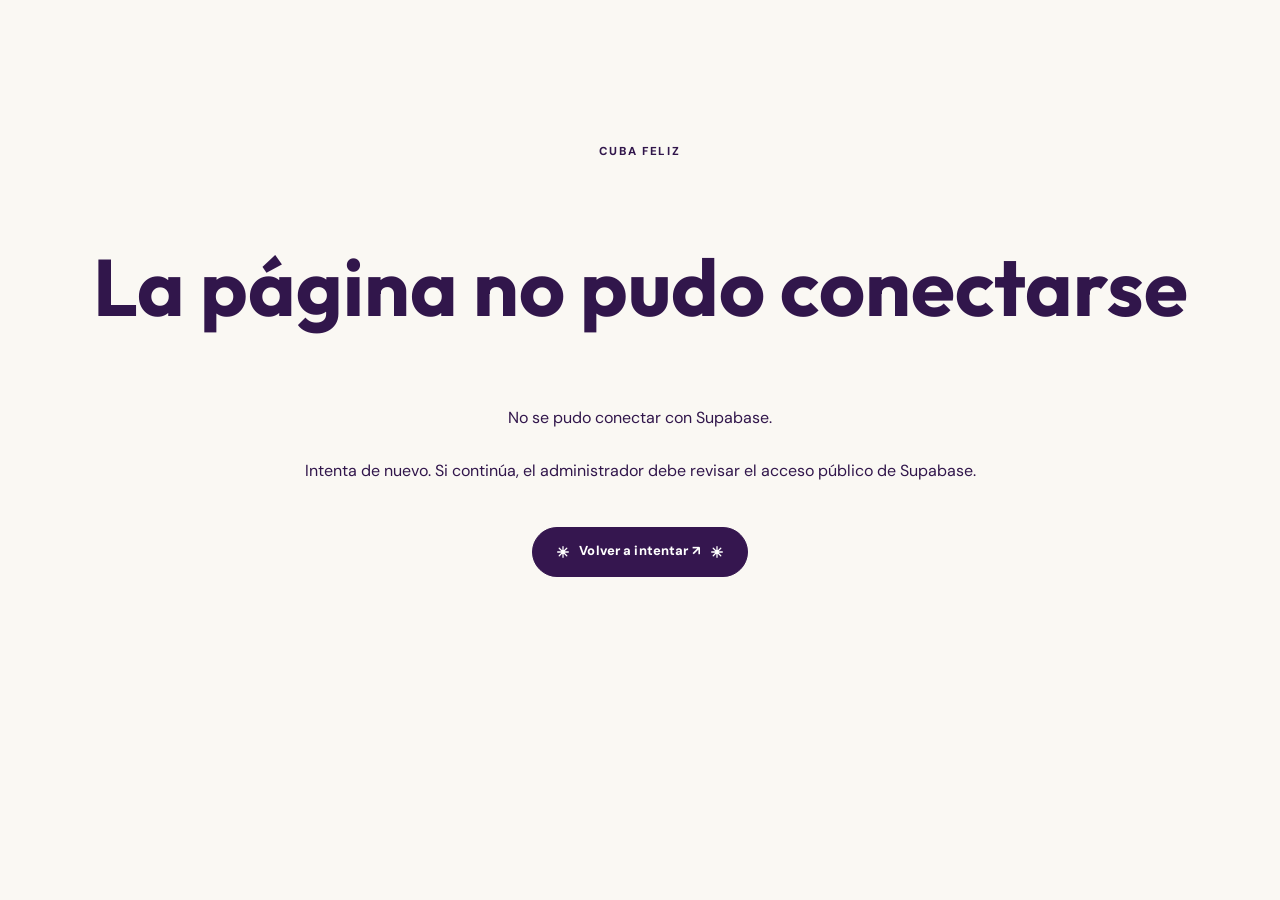
<file: index.html>
<!doctype html><html lang="es"><head><meta charset="utf-8"><meta name="viewport" content="width=device-width,initial-scale=1"><meta name="theme-color" content="#31164b"><meta name="description" content="Nos conmueve el amor profundo a nuestra patria y nos unimos para impulsar su transformación. Descubre nuestras iniciativas y sé parte de ¡Cuba Feliz!"><meta name="robots" content="index,follow,max-image-preview:large"><title>¡Cuba Feliz! | Todo comienza conmigo</title><link rel="canonical" href="https://cubafeliz.com/"><meta property="og:type" content="website"><meta property="og:site_name" content="¡Cuba Feliz!"><meta property="og:locale" content="es_CU"><meta property="og:url" content="https://cubafeliz.com/"><meta property="og:title" content="¡Cuba Feliz! | Todo comienza conmigo"><meta property="og:description" content="Nos conmueve el amor profundo a nuestra patria y nos unimos para impulsar su transformación. Descubre nuestras iniciativas y sé parte de ¡Cuba Feliz!"><meta property="og:image" content="https://cubafeliz.com/assets/cuba-feliz-logo-oficial.png"><meta property="og:image:secure_url" content="https://cubafeliz.com/assets/cuba-feliz-logo-oficial.png"><meta property="og:image:type" content="image/png"><meta property="og:image:alt" content="Logotipo oficial de ¡Cuba Feliz! — Todo comienza conmigo"><meta name="twitter:card" content="summary_large_image"><meta name="twitter:title" content="¡Cuba Feliz! | Todo comienza conmigo"><meta name="twitter:description" content="Nos conmueve el amor profundo a nuestra patria y nos unimos para impulsar su transformación. Descubre nuestras iniciativas y sé parte de ¡Cuba Feliz!"><meta name="twitter:image" content="https://cubafeliz.com/assets/cuba-feliz-logo-oficial.png"><script type="application/ld+json">{"@context":"https://schema.org","@graph":[{"@type":"Organization","@id":"https://cubafeliz.com/#organization","name":"¡Cuba Feliz!","url":"https://cubafeliz.com/","logo":"https://cubafeliz.com/assets/cuba-feliz-logo-oficial.png","description":"Nos conmueve el amor profundo a nuestra patria y nos unimos para impulsar su transformación. Descubre nuestras iniciativas y sé parte de ¡Cuba Feliz!"},{"@type":"WebSite","@id":"https://cubafeliz.com/#website","url":"https://cubafeliz.com/","name":"¡Cuba Feliz!","inLanguage":"es","publisher":{"@id":"https://cubafeliz.com/#organization"}}]}</script><script>try{if("scrollRestoration" in history)history.scrollRestoration="manual"}catch(e){}</script><link rel="preconnect" href="https://fonts.googleapis.com"><link href="https://fonts.googleapis.com/css2?family=DM+Sans:wght@400;500;600;700;800&family=Outfit:wght@400;500;600;700;800&display=swap" rel="stylesheet"><link rel="stylesheet" href="site-core-20261105.css"><link rel="stylesheet" href="proximamente-popup.css"><meta name="cf-deploy-revision" content="c8847ad-mobile-icons-play-glass"><link rel="stylesheet" href="cuarto-borrador.css"><script src="cuarto-borrador-contacto-20261105.js"></script><style id="cf-official-yellow-purpose">#root #proposito.section-manifesto .cf-purpose-emphasis{color:#f5ca48!important}</style><style id="cf-camina-journey-nav">
#camina-tarjetas,#camina-banner{scroll-margin-top:90px}
.cf-journey-nav{width:min(1190px,calc(100% - 40px));margin:28px auto 40px;padding:18px 20px 20px;background:#fff;border:1px solid rgba(49,22,75,.12);border-radius:22px;box-shadow:0 8px 28px rgba(49,22,75,.07)}
.cf-journey-nav__eyebrow{font:800 11px 'DM Sans',sans-serif;letter-spacing:.15em;text-transform:uppercase;color:#6a4a85;margin:0 0 13px}
.cf-journey-nav__items{display:grid;grid-template-columns:repeat(4,minmax(0,1fr));gap:10px}
.cf-journey-nav__link{display:flex;align-items:center;justify-content:center;min-height:50px;padding:12px 8px;border-radius:13px;border:1px solid #e1d6e7;background:#faf8f5;color:#31164b;font:750 clamp(12px,1.2vw,15px) 'DM Sans',sans-serif;text-align:center;text-decoration:none;transition:background .2s ease,transform .2s ease}
.cf-journey-nav__link:hover{background:#eee2f7;transform:translateY(-2px)}
.cf-journey-nav__link[aria-current="page"]{background:#31164b;color:#fff;border-color:#31164b;box-shadow:inset 0 -3px 0 #f5ca48}
@media(max-width:600px){.cf-journey-nav{width:calc(100% - 24px);padding:14px;margin:16px auto 25px}.cf-journey-nav__items{grid-template-columns:repeat(2,minmax(0,1fr));gap:8px}.cf-journey-nav__link{min-height:44px}}
</style><style id="cf-purpose-subtitle-v2">
/* Frase de propósito: amarillo de marca, ligera ampliación y sombra uva interactiva. */
#root #proposito.section-manifesto .accent-line{
 color:#f5ca48!important;
 font-size:clamp(26px,2.8vw,43px)!important;
 line-height:1.18;
 text-shadow:1px 2px 2px rgba(49,22,75,.34),0 4px 12px rgba(78,31,111,.17);
 transition:text-shadow .35s ease,transform .35s ease,filter .35s ease;
}
#root #proposito.section-manifesto .accent-line .cf-purpose-emphasis{color:inherit!important}
#root #proposito.section-manifesto .accent-line:hover{
 text-shadow:1px 2px 2px rgba(49,22,75,.65),0 6px 17px rgba(78,31,111,.4),0 0 22px rgba(137,74,176,.28);
 transform:translateY(-2px);
}
@media(prefers-reduced-motion:reduce){#root #proposito.section-manifesto .accent-line{transition:none}#root #proposito.section-manifesto .accent-line:hover{transform:none}}
</style><style id="cf-walk-layout-20261103">
/* Cuba Feliz — Camina por Cuba: isotipo, subtítulo blanco y cuatro tarjetas equilibradas */
#root .section-walk .cf-camina-isotipo{
  width:clamp(105px,11.5vw,160px)!important;
  max-height:none!important;
  height:auto!important;
  object-fit:contain;
}
#root .section-walk .walk-intro>.accent-line,
#root .section-walk .walk-intro>.accent-line .cf-walk-sub-line{
  color:#fff!important;
}
#root .section-walk .walk-grid{
  display:grid;
  width:100%;
  grid-template-columns:repeat(4,minmax(0,1fr));
  gap:clamp(14px,1.8vw,24px);
  align-items:stretch;
}
#root .section-walk .walk-grid>.walk-card{
  min-width:0;
  width:100%;
  height:100%;
}
#root .section-walk .walk-grid .walk-body{flex:1;display:flex;flex-direction:column}
#root .section-walk .walk-grid .walk-body .button-group{margin-top:auto}
@media(max-width:900px){
  #root .section-walk .walk-grid{grid-template-columns:repeat(2,minmax(0,1fr))}
  #root .section-walk .cf-camina-isotipo{width:clamp(88px,14vw,125px)!important}
}
@media(max-width:520px){
  #root .section-walk .walk-grid{grid-template-columns:1fr;gap:16px}
  #root .section-walk .cf-camina-isotipo{width:88px!important}
}
</style><style id="cf-camina-play-outline-20261103">
/* Camina por Cuba: botón reproducir minimalista, aro y triángulo blancos sin fondo */
#root .section-walk .walk-feature-media .cf-video-thumb .cf-video-playmark,
#root .section-walk .walk-feature-media .walk-feature-play {
  width:74px!important;
  height:74px!important;
  display:flex!important;
  align-items:center!important;
  justify-content:center!important;
  border:2.5px solid #fff!important;
  border-radius:50%!important;
  background:transparent!important;
  background-image:none!important;
  box-shadow:none!important;
  text-shadow:none!important;
  backdrop-filter:none!important;
  -webkit-backdrop-filter:none!important;
  filter:none!important;
  font-size:0!important;
  color:transparent!important;
  padding:0!important;
}
#root .section-walk .walk-feature-media .cf-video-thumb .cf-video-playmark::before,
#root .section-walk .walk-feature-media .walk-feature-play::before {
  content:""!important;
  display:block!important;
  width:0!important;
  height:0!important;
  border-top:11px solid transparent!important;
  border-bottom:11px solid transparent!important;
  border-left:17px solid #fff!important;
  margin-left:5px!important;
}
#root .section-walk .walk-feature-media .cf-video-thumb .cf-video-playmark::after,
#root .section-walk .walk-feature-media .walk-feature-play::after {content:none!important}
@media(max-width:620px){
 #root .section-walk .walk-feature-media .cf-video-thumb .cf-video-playmark,
 #root .section-walk .walk-feature-media .walk-feature-play {width:66px!important;height:66px!important}
}
</style><style id="cf-camina-bottom-cta-20261103">
/* Sólo el CTA final de la sección Camina por Cuba */
#root .section-walk .container > .button-group > .cf-btn.secondary {
 background:#fff!important;
 background-image:none!important;
 color:#35164f!important;
 border:2px solid #fff!important;
 box-shadow:none!important;
}
#root .section-walk .container > .button-group > .cf-btn.secondary .btn-arrow {
 color:#35164f!important;
}
</style><link rel="stylesheet" href="camina-interior-20261105.css"><link rel="stylesheet" href="camina-aprende-20261105.css"><link rel="stylesheet" href="camina-llega-20261105.css"><link rel="stylesheet" href="camina-llega-map-20261105.css"><link rel="stylesheet" href="camina-llega-lightbox-20261105.css"><link rel="stylesheet" href="cuba-videos-20261107.css"><link rel="stylesheet" href="rayitos-popup-ordenado-20261107.css"><link rel="stylesheet" href="camina-aprende-poster-20261107.css"><link rel="stylesheet" href="camina-cta-20261107.css"><link rel="stylesheet" href="camina-conecta-llega-redesign-20261107.css"><link rel="stylesheet" href="camina-cronograma-vertical-20261107.css"><link rel="stylesheet" href="camina-cta-cronograma-20261107.css"><link rel="stylesheet" href="cf-r2-library-20261108.css"></head><body><div id="root"><div class="site-loader">CUBA <em>FELIZ</em><span>Cargando el movimiento...</span></div></div><div id="app" hidden></div><script>window.CF_ASTERISK_SVG="<svg class=\"cf-asterisk-svg\" xmlns=\"http://www.w3.org/2000/svg\" viewBox=\"0 0 64 64\" aria-hidden=\"true\" focusable=\"false\" fill=\"none\" stroke=\"currentColor\" stroke-width=\"4.5\" stroke-linecap=\"round\"><path d=\"M32 5v54M5 32h54M13 13l38 38M51 13 13 51\"/></svg>";</script><script>window.CF_LOGO_URL='assets/cuba-feliz-logo-oficial.png';window.CF_LOGO_HTML=()=>{const u=String(window.CF_LOGO_URL||'');if((/^https:\/\/[^\s<>"']+$/i.test(u)||/^assets\/[A-Za-z0-9_./-]+$/.test(u)))return '<img class="cf-official-logo" alt="¡Cuba Feliz! Todo comienza conmigo" src="'+u.replace(/&/g,'&amp;')+'">';return '<span class="cf-seal" aria-hidden="true"><svg viewBox="0 0 100 100"><path d="M50 12V88M12 50H88M23 23L77 77M77 23L23 77" stroke="#FFC21D" stroke-width="8" stroke-linecap="round" fill="none"/></svg></span><span class="cf-brand-text"><span><i>¡</i><b>Cuba</b><b>Feliz</b><i>!</i></span><small>TODO COMIENZA CONMIGO</small></span>';};</script><script src="site-shell-casa-luz-route-20261108.js"></script><script src="site-api-20261105.js"></script><script src="camina-aprende-data-20261105.js"></script><script src="site-public-casa-luz-link-20261108.js?v=20261110-rainer"></script><script defer src="cf-gotas-zelle-20261109.js?v=20261110-zelle-details-first"></script><script defer src="rainer-homenaje-20261110.js?v=20261110-1"></script><script src="site-admin-retiros-20261105.js"></script><script defer src="proximamente-popup-roomy-20261107.js"></script><script defer src="cf-business.js"></script><script defer src="cf-r2-library-20261108.js"></script></body></html>
</file>
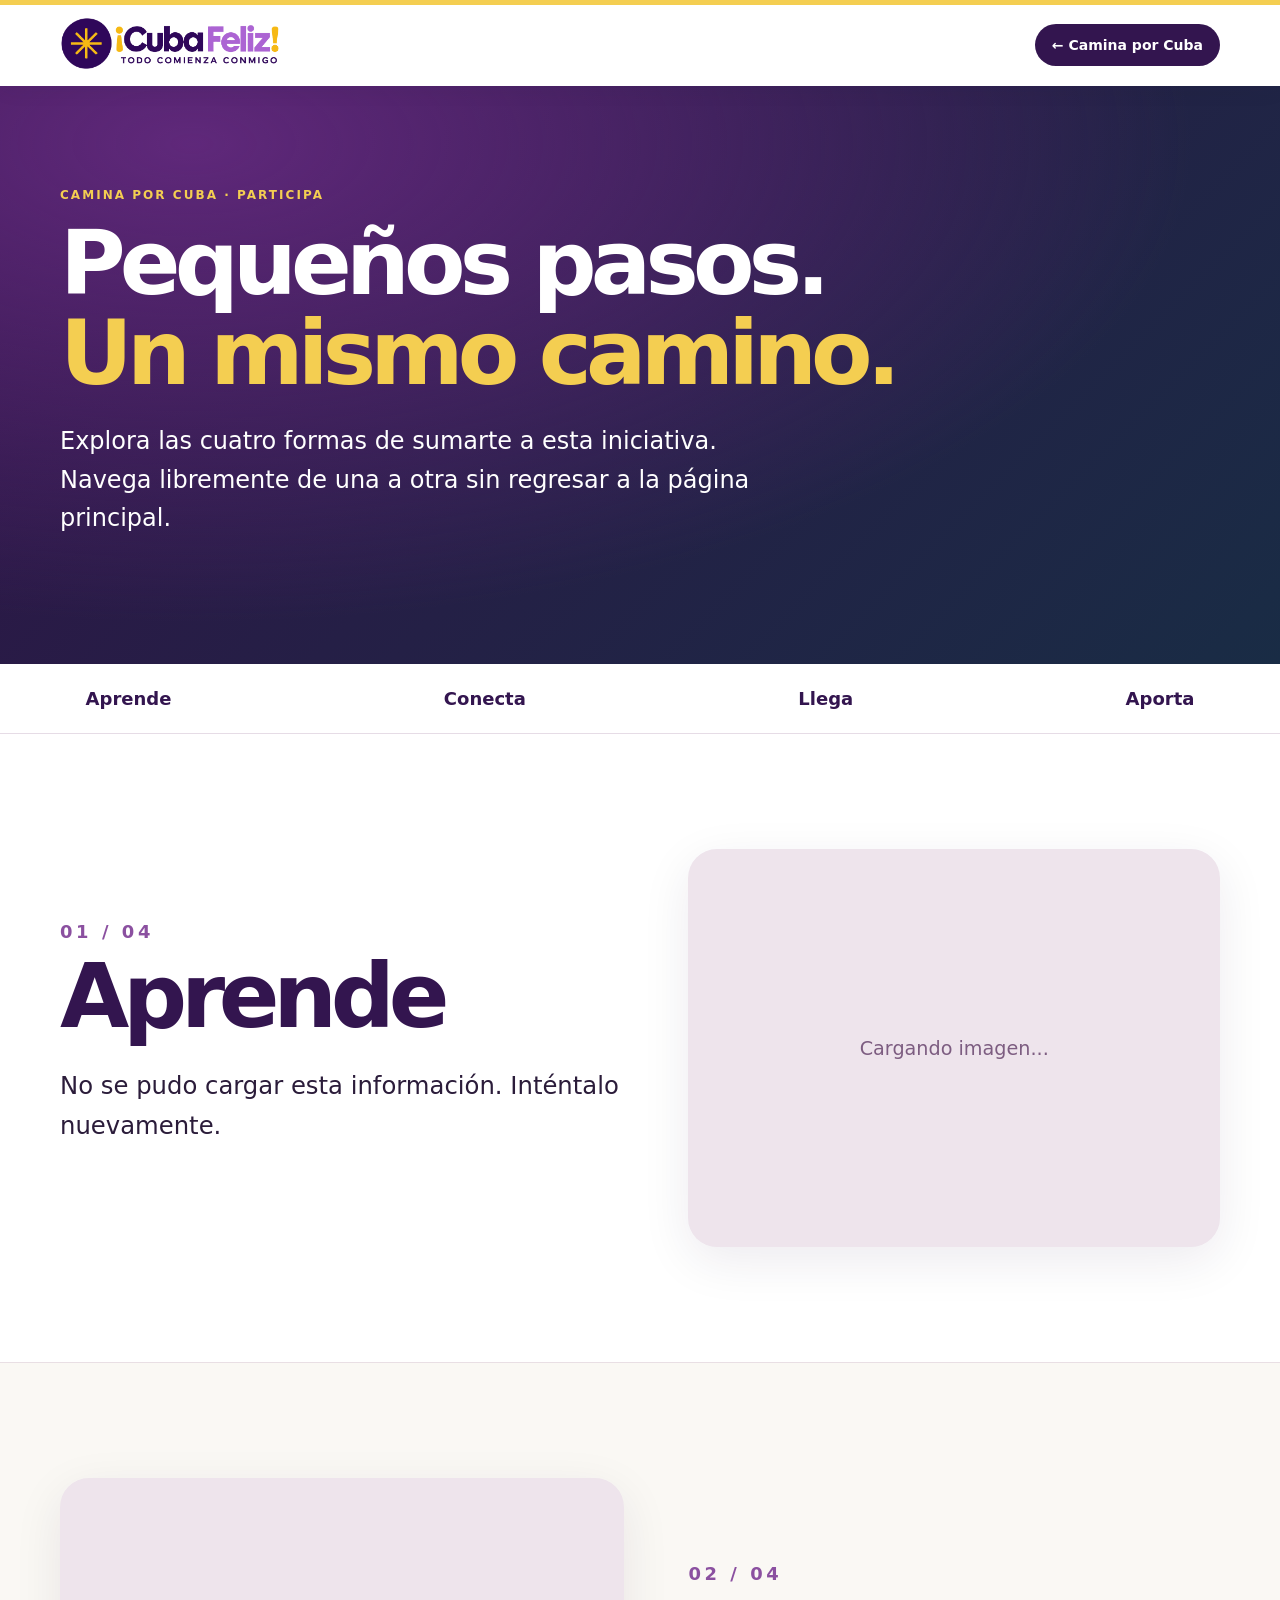
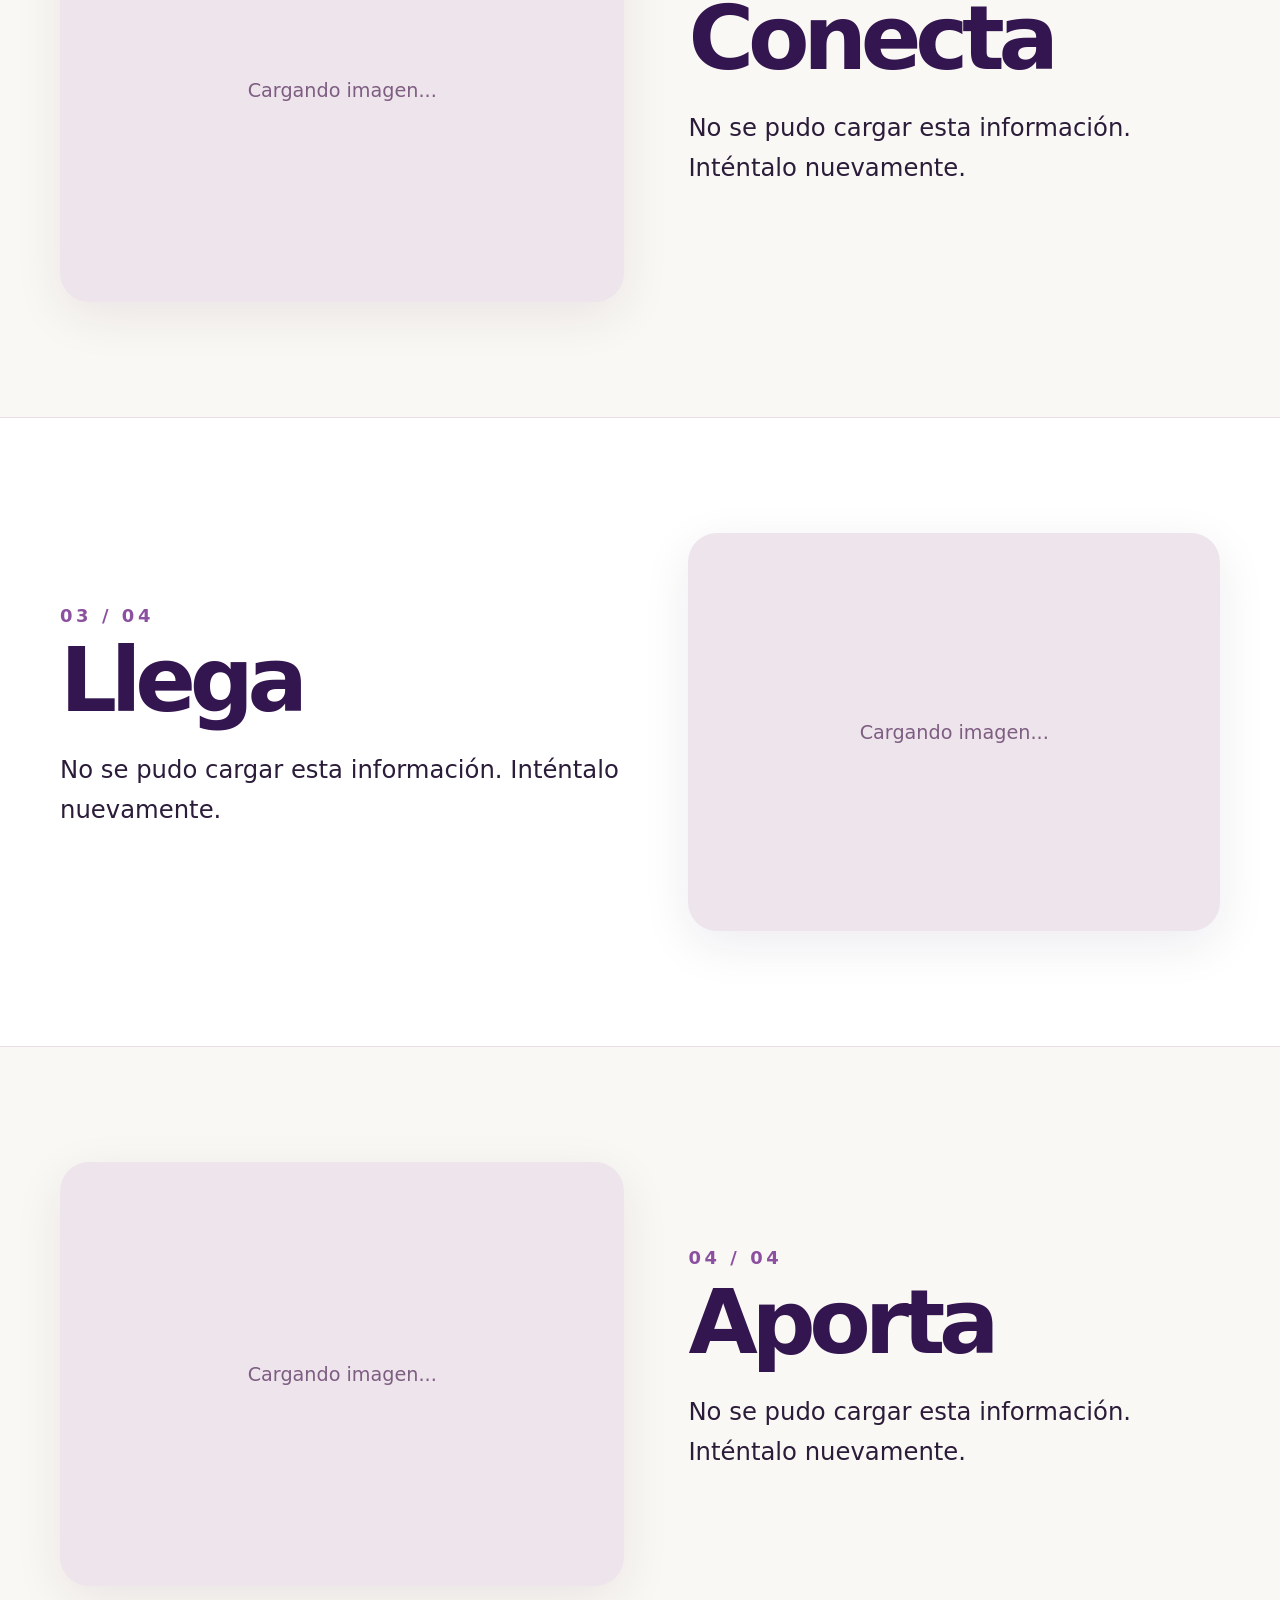
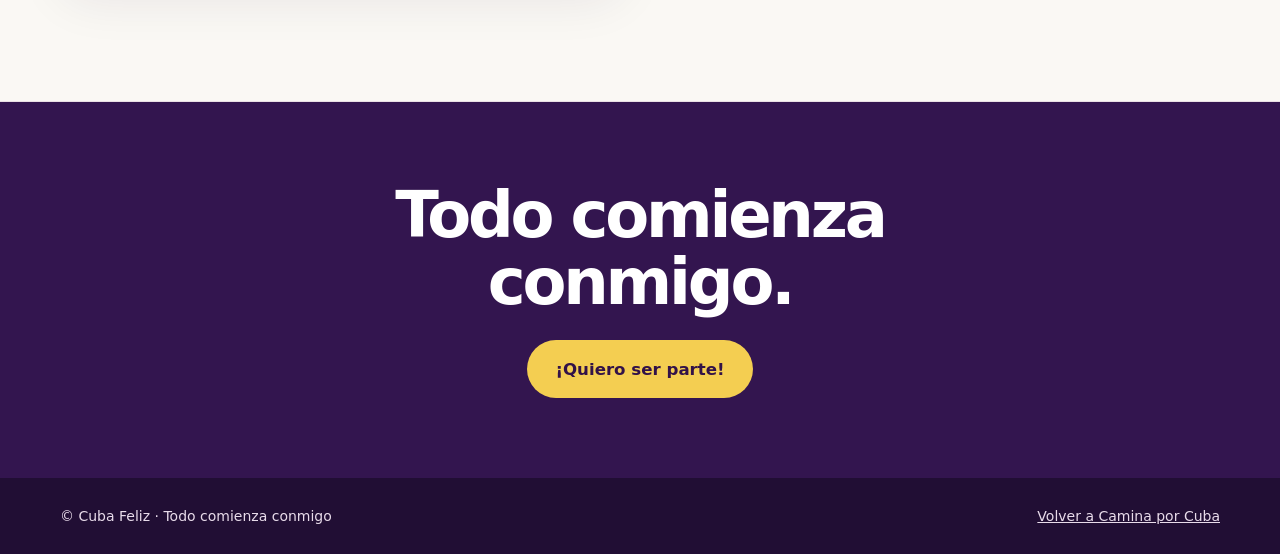
<file: camina-experiencia.html>
<!doctype html>
<html lang="es"><head><meta charset="utf-8"><meta name="viewport" content="width=device-width, initial-scale=1"><meta name="theme-color" content="#321248">
<title>Aprende · Conecta · Llega · Aporta | Camina por Cuba</title>
<meta name="description" content="Recorre las cuatro formas de participar en Camina por Cuba sin salir de esta página.">
<style>
:root{--purple:#33154f;--yellow:#f4ce51;--cream:#faf8f4;--ink:#2b1c3a;--mint:#d7efe7}
*{box-sizing:border-box}html{scroll-behavior:smooth;scroll-padding-top:120px}body{margin:0;background:var(--cream);color:var(--ink);font-family:system-ui,-apple-system,"Segoe UI",sans-serif}a{color:inherit}img{max-width:100%}.wrap{width:min(1160px,calc(100% - 36px));margin:auto}.top{background:#fff;position:sticky;top:0;z-index:10;box-shadow:0 5px 20px #2010360d}.topline{height:5px;background:var(--yellow)}.head{display:flex;align-items:center;justify-content:space-between;gap:20px;padding:12px 0}.logo img{width:clamp(160px,22vw,220px);max-height:70px;object-fit:contain}.back{text-decoration:none;background:var(--purple);color:#fff;padding:13px 17px;border-radius:30px;font-weight:700;font-size:14px}.hero{background:radial-gradient(ellipse at 15% 10%,#5f287a,transparent 65%),linear-gradient(135deg,#301347,#192c45);color:#fff;padding:clamp(65px,8vw,125px) 0}.kicker{color:var(--yellow);font-size:12px;letter-spacing:.17em;font-weight:850}.hero h1{font-size:clamp(3rem,7vw,6.9rem);line-height:1;letter-spacing:-.065em;max-width:880px;margin:17px 0 24px}.hero h1 em{color:var(--yellow);font-style:normal}.hero p{font-size:clamp(1.16rem,2vw,1.5rem);line-height:1.6;max-width:750px}.subnav{background:#fff;border-bottom:1px solid #e6dce6;position:sticky;top:92px;z-index:9}.navlinks{display:flex;align-items:center;justify-content:space-between;gap:5px;overflow:auto;padding:12px 0}.navlinks a{min-width:max-content;text-decoration:none;padding:12px clamp(12px,2vw,26px);border-radius:24px;color:var(--purple);font-weight:800;font-size:clamp(13px,1.5vw,18px)}.navlinks a:hover,.navlinks a:focus-visible,.navlinks a[aria-current="location"]{background:var(--yellow)}.topic{padding:clamp(65px,9vw,115px) 0;scroll-margin-top:148px;border-bottom:1px solid #e9dfe4}.topic:nth-of-type(odd){background:#fff}.layout{display:grid;grid-template-columns:minmax(0,1.03fr) minmax(0,.97fr);gap:clamp(25px,5vw,75px);align-items:center}.topic:nth-of-type(even) .media{order:-1}.number{font-size:clamp(1rem,1.4vw,1.3rem);letter-spacing:.2em;font-weight:900;color:#8b50a0}.topic h2{font-size:clamp(3.8rem,7vw,7.5rem);letter-spacing:-.07em;line-height:1.03;margin:8px 0 24px;color:var(--purple)}.topic p{font-size:clamp(1.23rem,1.9vw,1.62rem);line-height:1.63;max-width:620px;white-space:pre-line;margin:0 0 30px}.media{background:#eee4ec;border-radius:29px;overflow:hidden;aspect-ratio:4/3;box-shadow:0 14px 50px #210b3815}.media img{width:100%;height:100%;object-fit:cover}.missing{height:100%;display:grid;place-items:center;color:#7d5d81;font-size:1.2rem}.cta{display:inline-flex;align-items:center;justify-content:center;padding:18px 28px;background:var(--purple);color:#fff;text-decoration:none;border-radius:999px;font-weight:850;font-size:clamp(1rem,1.3vw,1.16rem);min-height:58px}.cta:hover{background:#58277d}.secondary{background:#f4ce51;color:var(--purple);margin-left:9px}.final{background:var(--purple);color:#fff;text-align:center;padding:80px 18px}.final h2{font-size:clamp(2.8rem,5vw,5rem);line-height:1.05;letter-spacing:-.05em;margin:0 0 24px}.final .cta{background:#f4ce51;color:#321248}footer{background:#210e34;color:#e8dbea;padding:30px 0;font-size:14px}footer .wrap{display:flex;justify-content:space-between;gap:10px;flex-wrap:wrap}
@media(max-width:760px){.head{padding:10px 0}.back{font-size:12px;padding:11px 12px}.subnav{top:76px}.navlinks{gap:2px}.navlinks a{padding:10px 12px}.layout{grid-template-columns:1fr}.media{order:0!important;aspect-ratio:4/3}.topic{scroll-margin-top:130px;padding:65px 0}.topic h2{font-size:clamp(3.9rem,13vw,5.8rem)}.cta{width:100%;margin:0 0 10px}.secondary{margin-left:0}}
@media(prefers-reduced-motion:reduce){html{scroll-behavior:auto}}
</style></head>
<body><header class="top"><div class="topline"></div><div class="head wrap"><a class="logo" href="index.html" aria-label="Volver a Cuba Feliz"><img src="assets/cuba-feliz-logo-oficial.png" alt="¡Cuba Feliz! Todo comienza conmigo"></a><a class="back" href="index.html#pagina/camina-por-cuba">← Camina por Cuba</a></div></header>
<div class="hero"><div class="wrap"><div class="kicker">CAMINA POR CUBA · PARTICIPA</div><h1>Pequeños pasos.<br><em>Un mismo camino.</em></h1><p>Explora las cuatro formas de sumarte a esta iniciativa. Navega libremente de una a otra sin regresar a la página principal.</p></div></div>
<nav class="subnav" aria-label="Secciones de Camina por Cuba"><div class="navlinks wrap"><a href="#aprende">Aprende</a><a href="#conecta">Conecta</a><a href="#llega">Llega</a><a href="#aporta">Aporta</a></div></nav>
<main id="sections"><section class="topic" id="aprende"><div class="wrap layout"><div><span class="number">01 / 04</span><h2>Aprende</h2><p>Cargando contenido...</p></div><div class="media"><div class="missing">Cargando imagen...</div></div></div></section><section class="topic" id="conecta"><div class="wrap layout"><div><span class="number">02 / 04</span><h2>Conecta</h2><p>Cargando contenido...</p></div><div class="media"><div class="missing">Cargando imagen...</div></div></div></section><section class="topic" id="llega"><div class="wrap layout"><div><span class="number">03 / 04</span><h2>Llega</h2><p>Cargando contenido...</p></div><div class="media"><div class="missing">Cargando imagen...</div></div></div></section><section class="topic" id="aporta"><div class="wrap layout"><div><span class="number">04 / 04</span><h2>Aporta</h2><p>Cargando contenido...</p></div><div class="media"><div class="missing">Cargando imagen...</div></div></div></section></main>
<div class="final"><h2>Todo comienza<br>conmigo.</h2><a class="cta" href="index.html#participar">¡Quiero ser parte!</a></div>
<footer><div class="wrap"><span>© Cuba Feliz · Todo comienza conmigo</span><a href="index.html#pagina/camina-por-cuba">Volver a Camina por Cuba</a></div></footer>
<script>
(async function(){
 const URL='https://fjhululvenojnvhickln.supabase.co';
 const KEY='sb_publishable_GbK3GUex9INr7lnigL05Nw_gaAGppHY';
 const escaped=x=>String(x??'').replace(/[&<>"']/g,c=>({'&':'&amp;','<':'&lt;','>':'&gt;','"':'&quot;',"'":'&#39;'}[c]));
 const labels=['aprende','conecta','llega','aporta'];
 const target=document.querySelector('#sections');
 let cards=[];
 try{
  const r=await fetch(URL+'/rest/v1/cf_sections?section_key=eq.camina&status=eq.published&select=items&limit=1',{headers:{apikey:KEY},cache:'no-store'});
  if(!r.ok)throw new Error('Contenido no disponible');
  const found=await r.json();cards=Array.isArray(found?.[0]?.items)?found[0].items:[];
 }catch(err){document.querySelectorAll('.topic p').forEach(p=>{p.textContent='No se pudo cargar esta información. Inténtalo nuevamente.'});return;}
 labels.forEach((key,i)=>{
  const s=target.querySelector('#'+key),sourceKey=key==='llega'?'encuentrate':key,item=cards.find(c=>c.key===sourceKey)||{};
  const title=s.querySelector('h2'),para=s.querySelector('p'),media=s.querySelector('.media'),left=s.querySelector('.layout>div:first-child');
  title.textContent=item.title||key.charAt(0).toUpperCase()+key.slice(1);
  para.textContent=item.body||'Información próximamente.';
  let image=String(item.media?.url||'');
  if(image&&(/^(https?:\/\/|assets\/)/i).test(image)){
    const img=document.createElement('img');img.src=image;img.alt='Imagen de '+title.textContent;img.loading='lazy';media.replaceChildren(img);
  }else{media.innerHTML='<div class="missing">Imagen próximamente</div>';}
  const btn=document.createElement('a');btn.className='cta';btn.href='index.html#participar';btn.textContent='Quiero participar';left.appendChild(btn);
  if(key==='aporta'){const extra=document.createElement('a');extra.className='cta secondary';extra.href='index.html#pagina/gotas-de-felicidad';extra.textContent='Conocer las Gotas';left.appendChild(extra);}
 });
 const links=[...document.querySelectorAll('.navlinks a')];
 const update=()=>{const id=location.hash.slice(1);links.forEach(a=>a.setAttribute('aria-current',a.hash.slice(1)===id?'location':'false'))};window.addEventListener('hashchange',update);update();
 if(location.hash){requestAnimationFrame(()=>document.querySelector(location.hash)?.scrollIntoView());}
})();
</script></body></html>
</file>
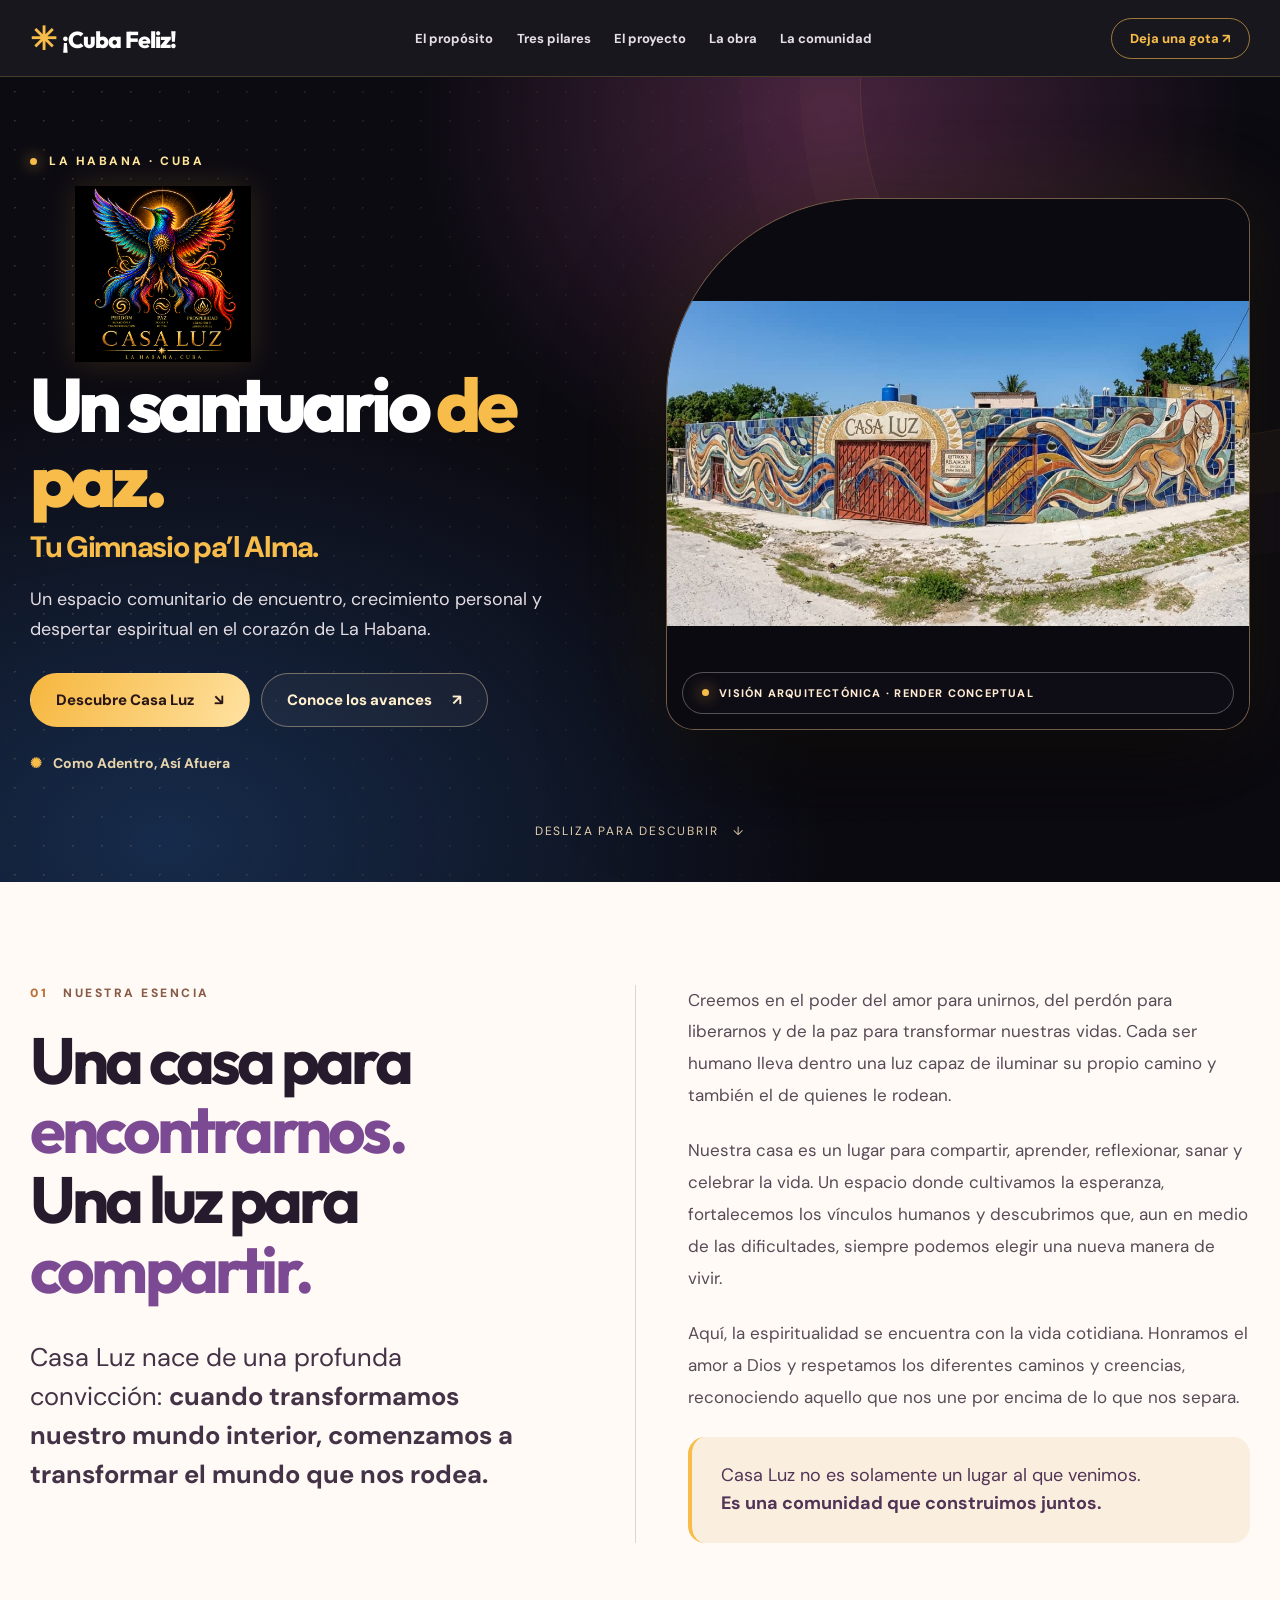
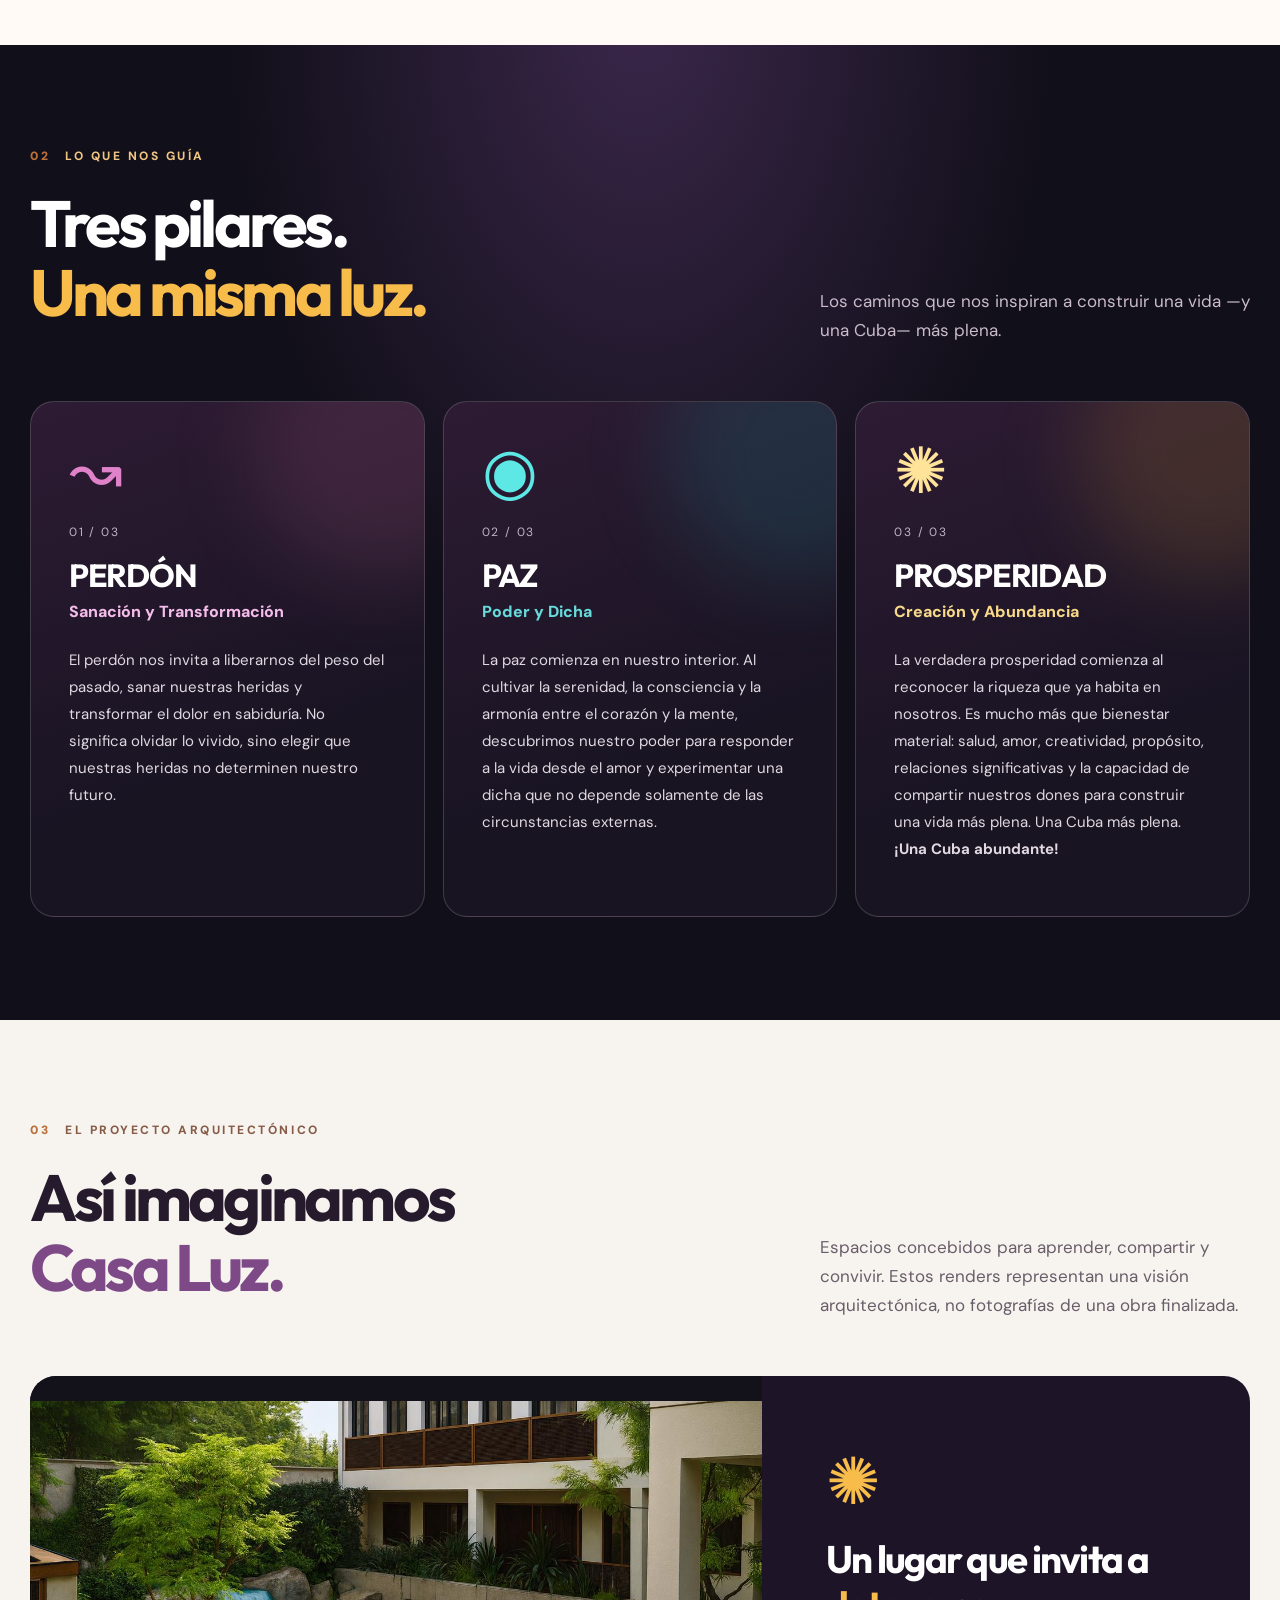
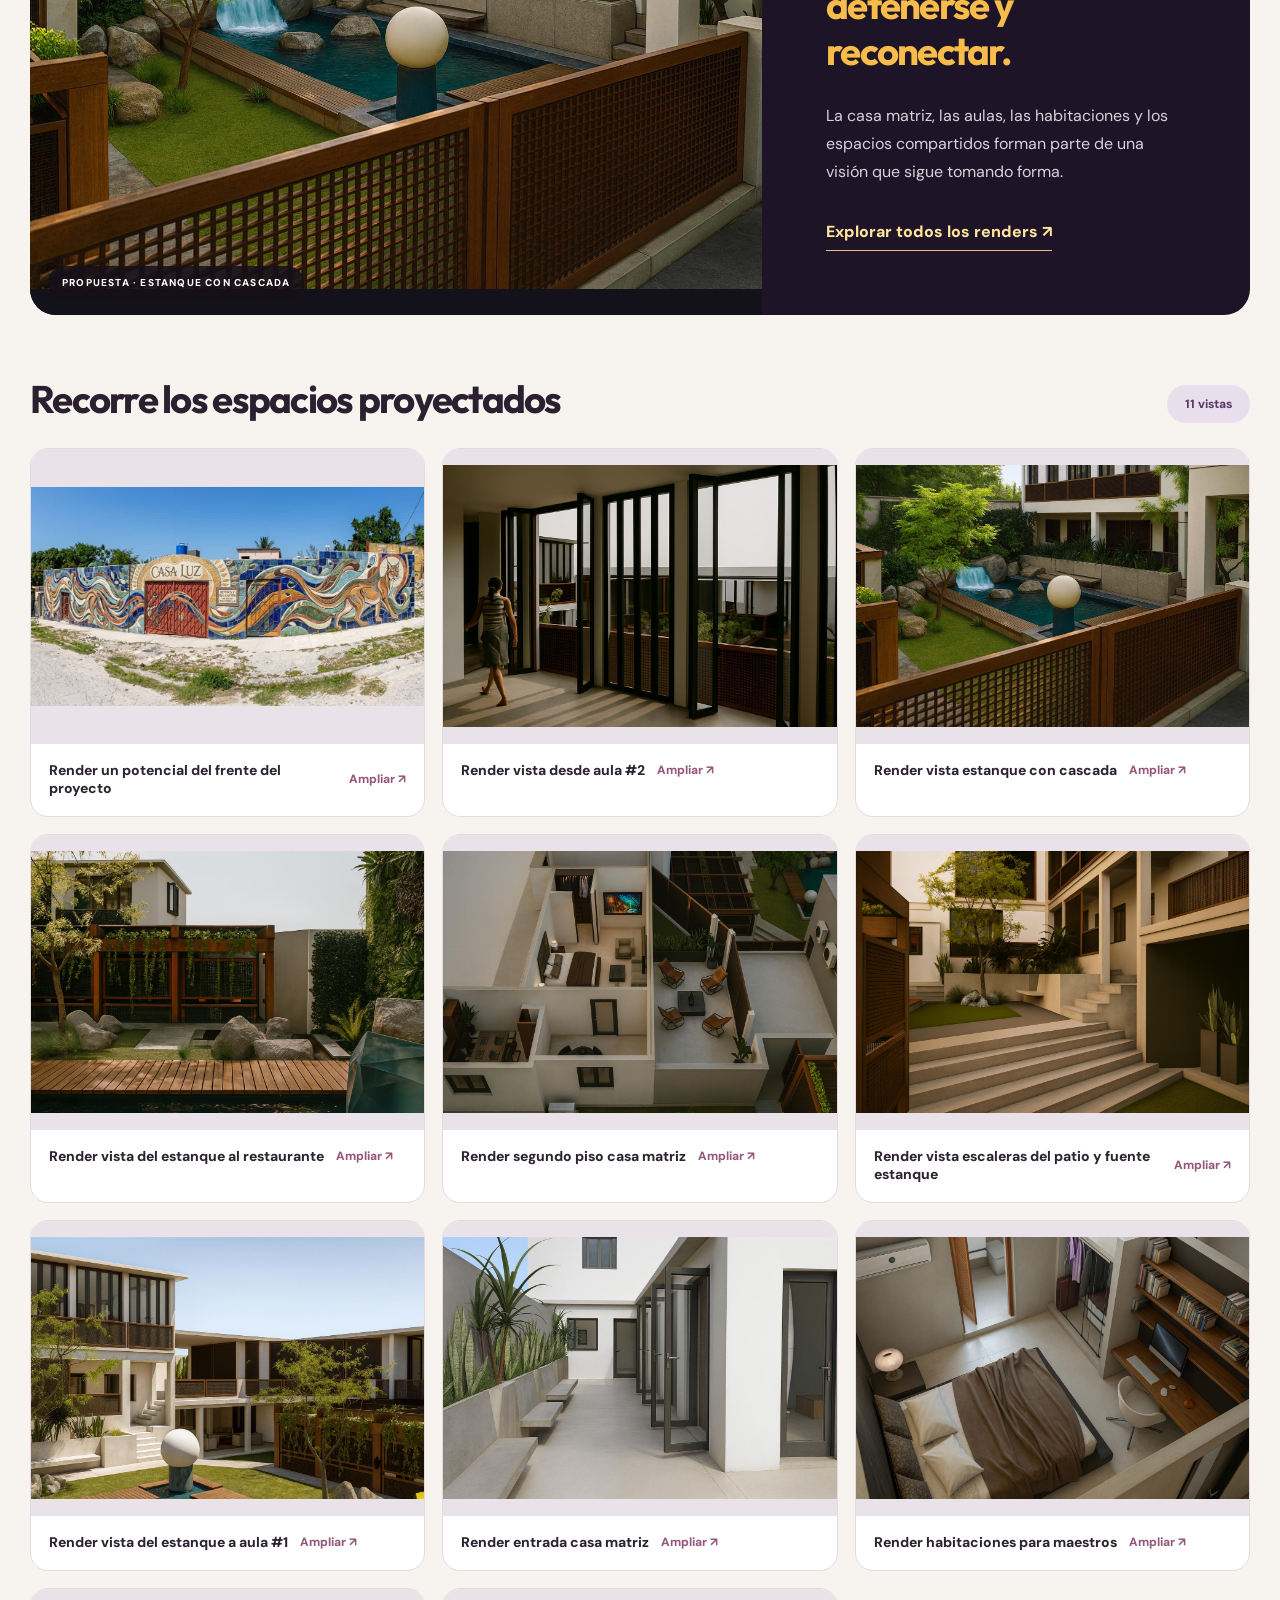
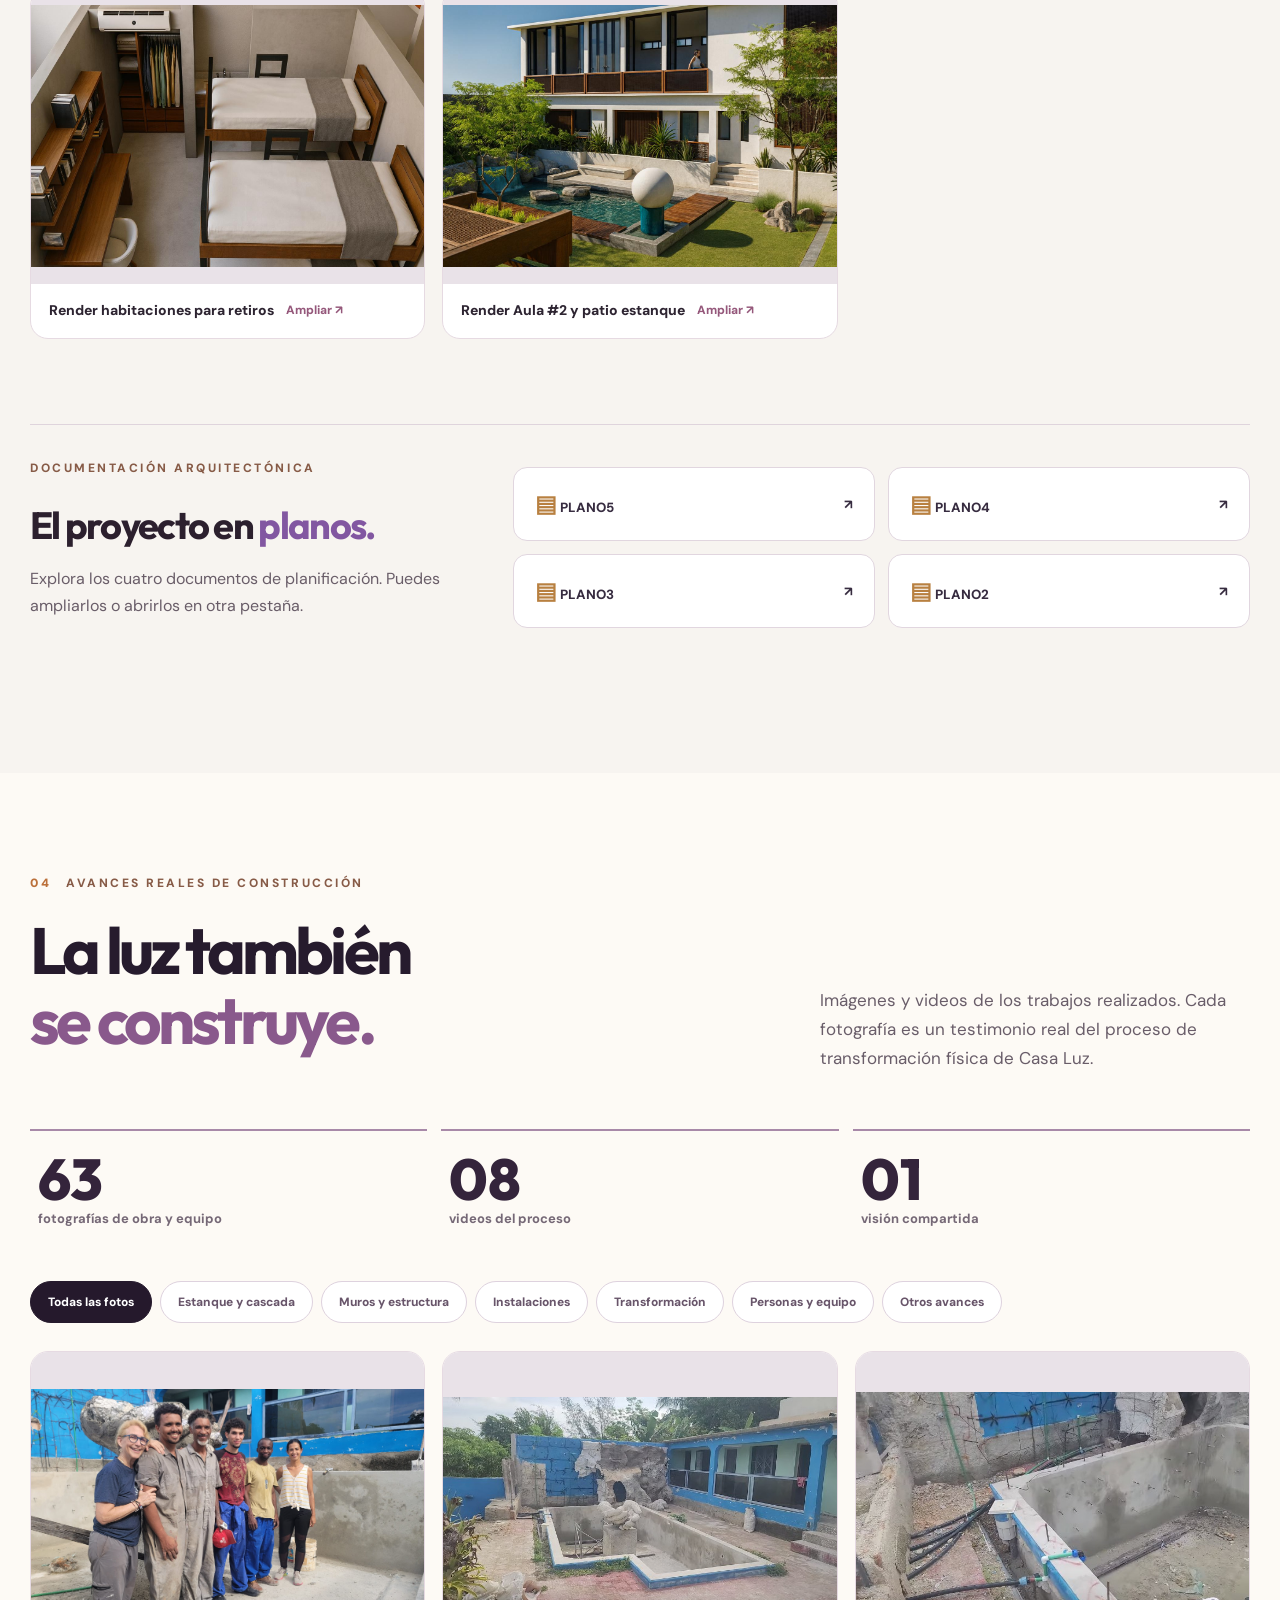
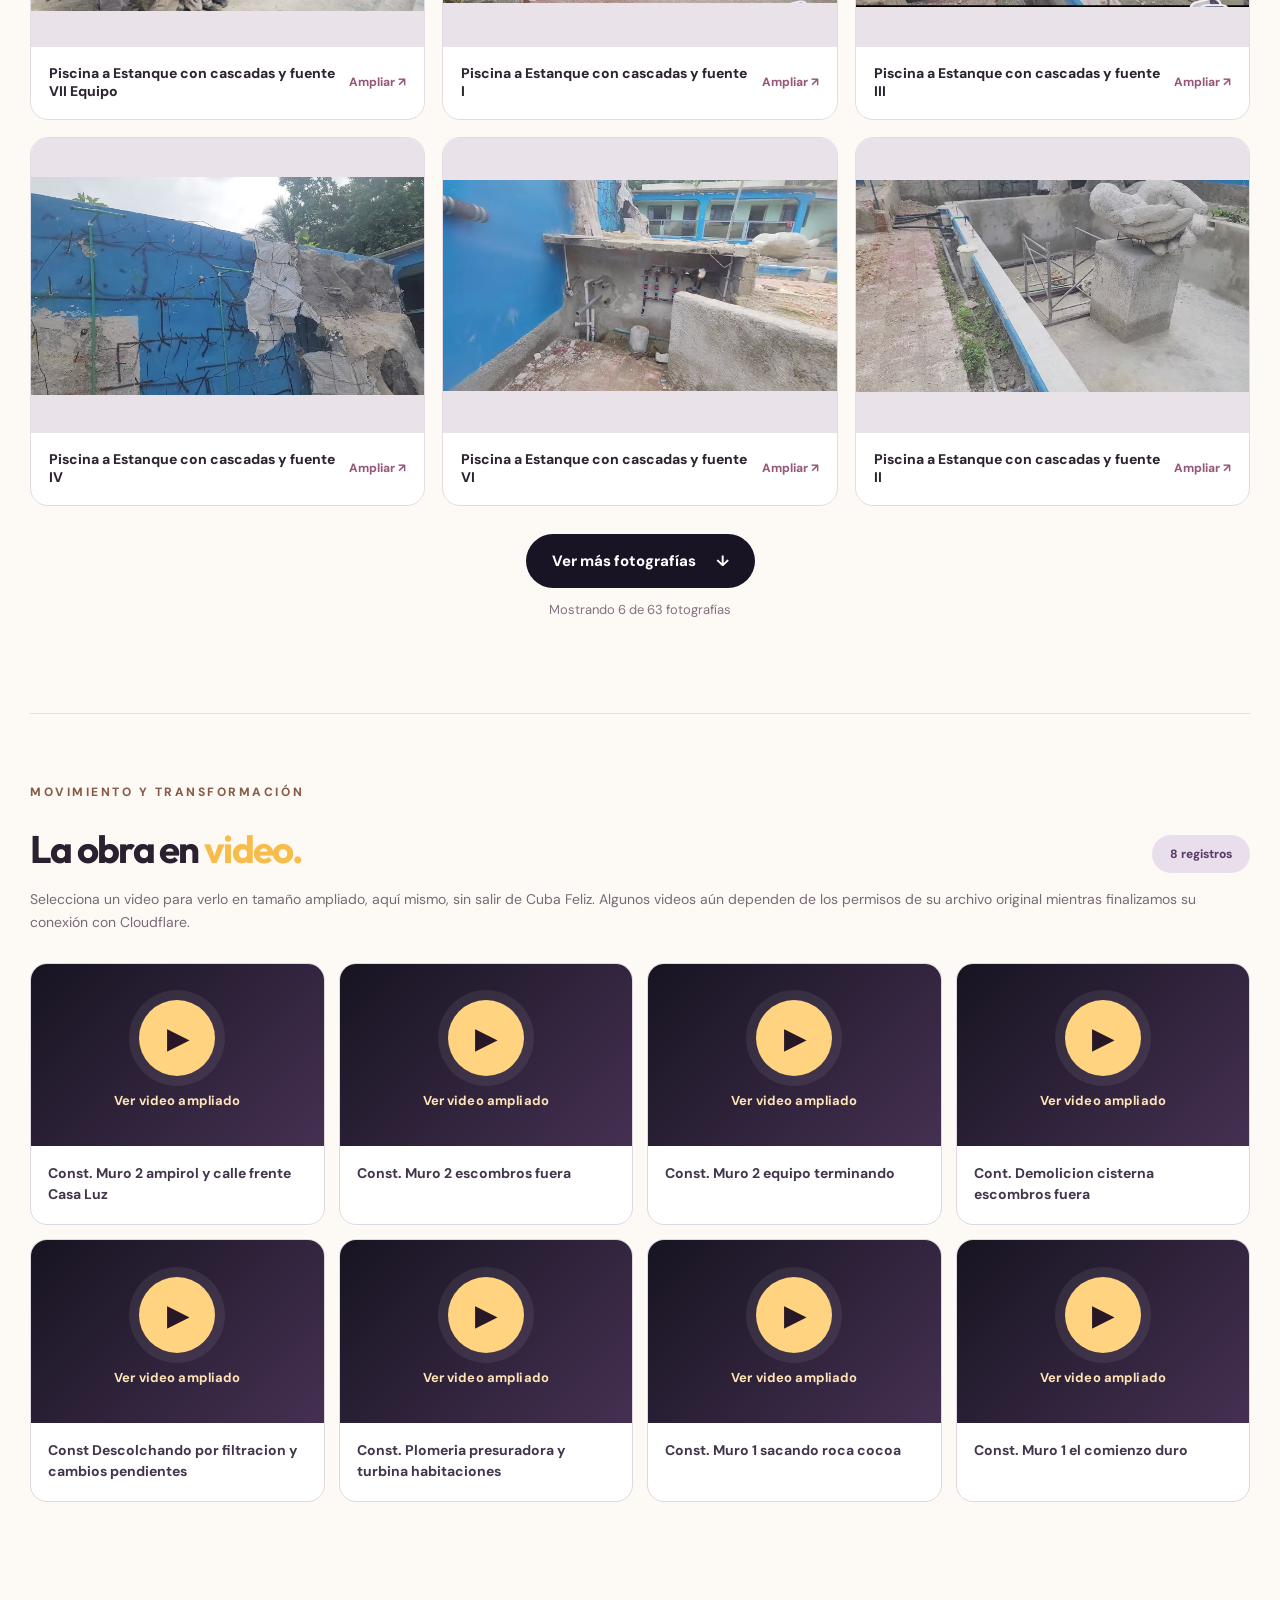
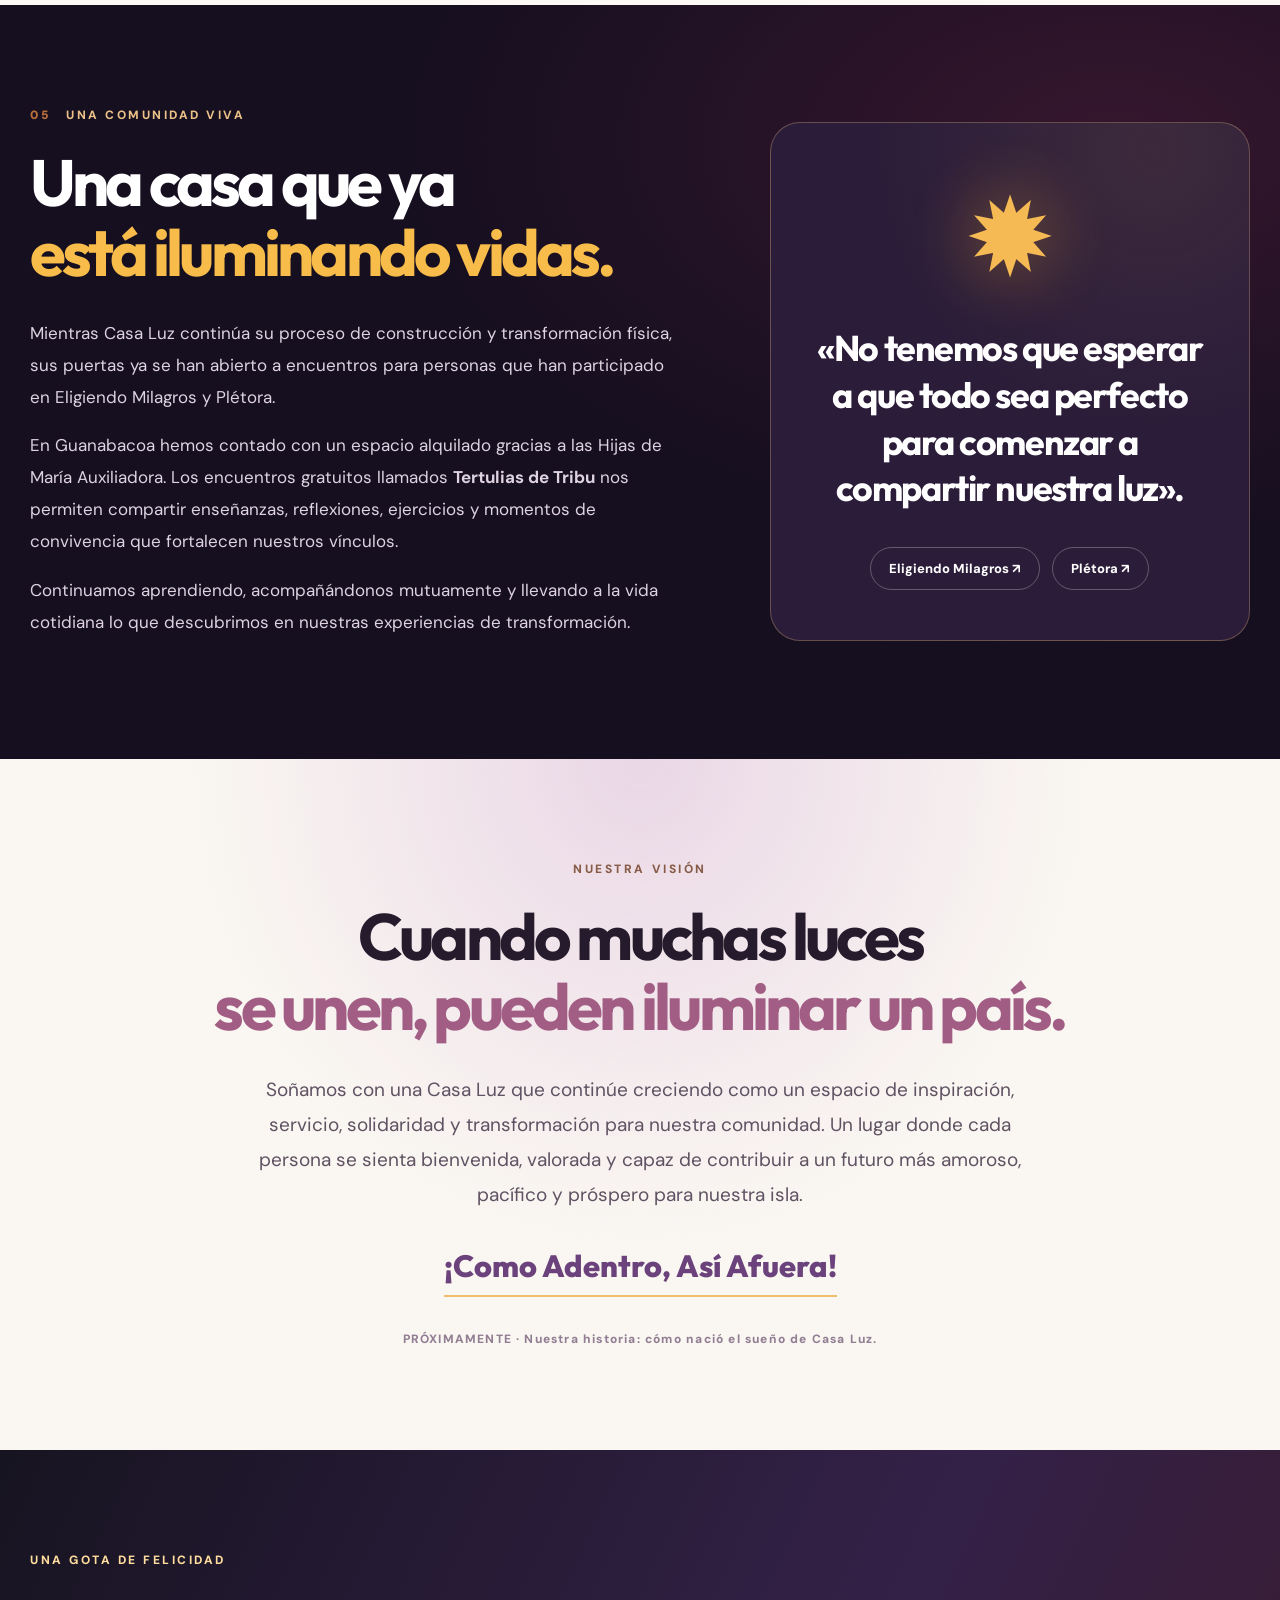
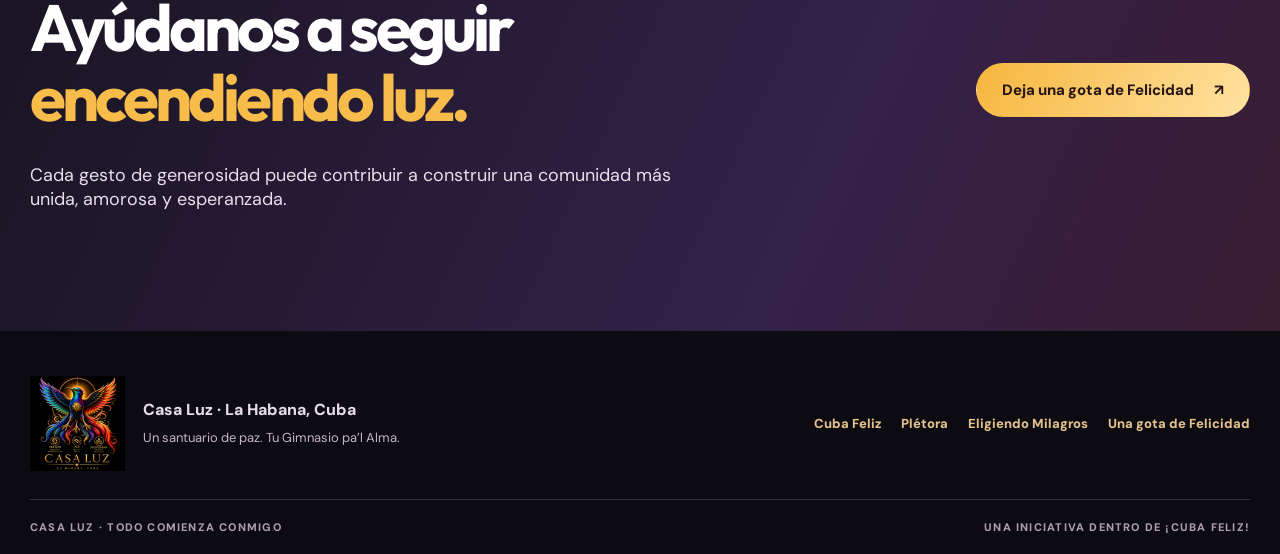
<file: casa-luz.html>
<!doctype html>
<html lang="es">
<head>
<meta charset="utf-8"><meta name="viewport" content="width=device-width, initial-scale=1">
<meta name="theme-color" content="#100d16">
<title>Casa Luz · Un santuario de paz | Cuba Feliz</title>
<meta name="description" content="Casa Luz, tu Gimnasio pa'l Alma en La Habana. Conoce sus pilares: Perdón, Paz y Prosperidad; descubre el proyecto arquitectónico y los avances de su construcción.">
<link rel="canonical" href="https://cubafeliz.com/casa-luz.html">
<meta property="og:type" content="website"><meta property="og:locale" content="es_ES"><meta property="og:title" content="Casa Luz · Un santuario de paz. Tu Gimnasio pa’l Alma.">
<meta property="og:description" content="Una comunidad que construimos juntos en La Habana. Descubre nuestra visión, el proyecto y los avances de Casa Luz.">
<meta property="og:url" content="https://cubafeliz.com/casa-luz.html">
<meta property="og:image" content="https://cubafeliz.com/assets/casa-luz/marca/logo-casa-luz.png"><meta name="twitter:card" content="summary_large_image">
<link rel="preconnect" href="https://fonts.googleapis.com"><link rel="preconnect" href="https://fonts.gstatic.com" crossorigin>
<link href="https://fonts.googleapis.com/css2?family=DM+Sans:wght@400;500;600;700;800&family=Outfit:wght@400;500;600;700;800&display=swap" rel="stylesheet">
<link rel="preload" as="image" href="assets/casa-luz/renders/render-01.jpg">
<link rel="stylesheet" href="casa-luz-20261108.css?v=20261109-video">
<script src="casa-luz-20261108.js?v=20261109-video" defer></script>
</head>
<body>
<a class="cl-skip" href="#contenido">Saltar al contenido</a>
<header class="cl-header"><div class="cl-shell cl-header-inner">
<a href="index.html" class="cl-home" aria-label="Ir al inicio de Cuba Feliz"><span class="cl-home-star" aria-hidden="true">✳</span><span>¡Cuba Feliz!</span></a>
<nav aria-label="Secciones de Casa Luz" class="cl-nav"><a href="#proposito">El propósito</a><a href="#pilares">Tres pilares</a><a href="#vision-arquitectonica">El proyecto</a><a href="#obra">La obra</a><a href="#tertulias">La comunidad</a></nav>
<a class="cl-header-action" href="gotas-de-felicidad.html">Deja una gota <span aria-hidden="true">↗</span></a>
</div></header>
<main id="contenido">
<section class="cl-hero" aria-labelledby="cl-hero-title">
<div class="cl-hero-aura" aria-hidden="true"></div>
<div class="cl-shell cl-hero-layout">
<div class="cl-hero-content">
<p class="cl-kicker"><span class="cl-dot"></span>LA HABANA · CUBA</p>
<div class="cl-brand-lockup"><img src="assets/casa-luz/marca/logo-casa-luz.png" alt="Logo oficial Casa Luz: ave luminosa multicolor y los pilares Perdón, Paz y Prosperidad" width="420" height="420"></div>
<h1 id="cl-hero-title">Un santuario <em>de paz.</em></h1><p class="cl-hero-sub">Tu Gimnasio pa’l Alma.</p>
<p class="cl-hero-lead">Un espacio comunitario de encuentro, crecimiento personal y despertar espiritual en el corazón de La Habana.</p>
<div class="cl-actions"><a class="cl-button cl-button-gold" href="#proposito">Descubre Casa Luz <span aria-hidden="true">↘</span></a><a class="cl-button cl-button-ghost" href="#obra">Conoce los avances <span aria-hidden="true">↗</span></a></div>
<p class="cl-hero-note"><span class="cl-spark" aria-hidden="true">✺</span> Como Adentro, Así Afuera</p>
</div>
<figure class="cl-hero-visual"><img src="assets/casa-luz/renders/render-01.jpg" alt="Render conceptual del frente de Casa Luz" width="1200" height="900"><figcaption><span class="cl-dot"></span> VISIÓN ARQUITECTÓNICA · RENDER CONCEPTUAL</figcaption></figure>
</div>
<a href="#proposito" class="cl-scrollcue">Desliza para descubrir <span aria-hidden="true">↓</span></a>
</section>

<section class="cl-intro cl-section" id="proposito"><div class="cl-shell cl-intro-grid">
<div><div class="cl-eyebrow"><span>01</span> NUESTRA ESENCIA</div><h2>Una casa para <em>encontrarnos.</em><br>Una luz para <em>compartir.</em></h2><p class="cl-lead">Casa Luz nace de una profunda convicción: <strong>cuando transformamos nuestro mundo interior, comenzamos a transformar el mundo que nos rodea.</strong></p></div>
<div class="cl-editorial"><p>Creemos en el poder del amor para unirnos, del perdón para liberarnos y de la paz para transformar nuestras vidas. Cada ser humano lleva dentro una luz capaz de iluminar su propio camino y también el de quienes le rodean.</p><p>Nuestra casa es un lugar para compartir, aprender, reflexionar, sanar y celebrar la vida. Un espacio donde cultivamos la esperanza, fortalecemos los vínculos humanos y descubrimos que, aun en medio de las dificultades, siempre podemos elegir una nueva manera de vivir.</p><p>Aquí, la espiritualidad se encuentra con la vida cotidiana. Honramos el amor a Dios y respetamos los diferentes caminos y creencias, reconociendo aquello que nos une por encima de lo que nos separa.</p><div class="cl-editorial-quote">Casa Luz no es solamente un lugar al que venimos.<br><strong>Es una comunidad que construimos juntos.</strong></div></div>
</div></section>

<section class="cl-pillars cl-section" id="pilares"><div class="cl-shell">
<div class="cl-section-heading"><div><div class="cl-eyebrow"><span>02</span> LO QUE NOS GUÍA</div><h2>Tres pilares.<br><em>Una misma luz.</em></h2></div><p>Los caminos que nos inspiran a construir una vida —y una Cuba— más plena.</p></div>
<div class="cl-pillars-grid">
<article class="cl-pillar cl-pillar-forgive"><div class="cl-pillar-symbol" aria-hidden="true">↝</div><span class="cl-pillar-number">01 / 03</span><h3>PERDÓN</h3><p class="cl-pillar-sub">Sanación y Transformación</p><p>El perdón nos invita a liberarnos del peso del pasado, sanar nuestras heridas y transformar el dolor en sabiduría. No significa olvidar lo vivido, sino elegir que nuestras heridas no determinen nuestro futuro.</p></article>
<article class="cl-pillar cl-pillar-peace"><div class="cl-pillar-symbol" aria-hidden="true">◉</div><span class="cl-pillar-number">02 / 03</span><h3>PAZ</h3><p class="cl-pillar-sub">Poder y Dicha</p><p>La paz comienza en nuestro interior. Al cultivar la serenidad, la consciencia y la armonía entre el corazón y la mente, descubrimos nuestro poder para responder a la vida desde el amor y experimentar una dicha que no depende solamente de las circunstancias externas.</p></article>
<article class="cl-pillar cl-pillar-grow"><div class="cl-pillar-symbol" aria-hidden="true">✺</div><span class="cl-pillar-number">03 / 03</span><h3>PROSPERIDAD</h3><p class="cl-pillar-sub">Creación y Abundancia</p><p>La verdadera prosperidad comienza al reconocer la riqueza que ya habita en nosotros. Es mucho más que bienestar material: salud, amor, creatividad, propósito, relaciones significativas y la capacidad de compartir nuestros dones para construir una vida más plena. Una Cuba más plena. <strong>¡Una Cuba abundante!</strong></p></article>
</div></div></section>

<section class="cl-section cl-architecture" id="vision-arquitectonica"><div class="cl-shell">
<div class="cl-section-heading"><div><div class="cl-eyebrow"><span>03</span> EL PROYECTO ARQUITECTÓNICO</div><h2>Así imaginamos<br><em>Casa Luz.</em></h2></div><p>Espacios concebidos para aprender, compartir y convivir. Estos renders representan una visión arquitectónica, no fotografías de una obra finalizada.</p></div>
<div class="cl-feature"><figure class="cl-feature-image"><img src="assets/casa-luz/renders/render-03.jpg" alt="Propuesta visual del estanque con cascada de Casa Luz" loading="lazy"><figcaption>PROPUESTA · ESTANQUE CON CASCADA</figcaption></figure><div class="cl-feature-copy"><span class="cl-star">✺</span><h3>Un lugar que invita a <em>detenerse y reconectar.</em></h3><p>La casa matriz, las aulas, las habitaciones y los espacios compartidos forman parte de una visión que sigue tomando forma.</p><a href="#galeria-render" class="cl-inline-link">Explorar todos los renders ↗</a></div></div>
<div class="cl-gallery-lead" id="galeria-render"><h3>Recorre los espacios proyectados</h3><span id="cl-render-count" class="cl-chip">11 vistas</span></div><div class="cl-media-grid cl-render-grid" id="cl-render-grid"><p class="cl-loading">Preparando la galería arquitectónica…</p></div>
<div class="cl-plan-intro"><div><span class="cl-eyebrow">DOCUMENTACIÓN ARQUITECTÓNICA</span><h3>El proyecto en <em>planos.</em></h3><p>Explora los cuatro documentos de planificación. Puedes ampliarlos o abrirlos en otra pestaña.</p></div><div id="cl-plans" class="cl-plans"></div></div>
</div></section>

<section class="cl-section cl-progress" id="obra"><div class="cl-shell">
<div class="cl-section-heading"><div><div class="cl-eyebrow"><span>04</span> AVANCES REALES DE CONSTRUCCIÓN</div><h2>La luz también<br><em>se construye.</em></h2></div><p>Imágenes y videos de los trabajos realizados. Cada fotografía es un testimonio real del proceso de transformación física de Casa Luz.</p></div>
<div class="cl-progress-stats"><div><strong>63</strong><span>fotografías de obra y equipo</span></div><div><strong>08</strong><span>videos del proceso</span></div><div><strong>01</strong><span>visión compartida</span></div></div>
<div class="cl-progress-categories" id="cl-photo-filters" role="group" aria-label="Filtrar fotografías de construcción"></div>
<div class="cl-media-grid cl-work-grid" id="cl-photo-grid"><p class="cl-loading">Organizando las fotografías de construcción…</p></div>
<div class="cl-more-wrap"><button class="cl-button cl-button-dark" id="cl-more-photos" type="button" hidden>Ver más fotografías <span aria-hidden="true">↓</span></button><span id="cl-photo-showing" aria-live="polite"></span></div>
<div class="cl-video-section"><div class="cl-gallery-lead"><div><span class="cl-eyebrow">MOVIMIENTO Y TRANSFORMACIÓN</span><h3>La obra en <em>video.</em></h3></div><span class="cl-chip">8 registros</span></div><p class="cl-soft-copy">Selecciona un video para verlo en tamaño ampliado, aquí mismo, sin salir de Cuba Feliz. Algunos videos aún dependen de los permisos de su archivo original mientras finalizamos su conexión con Cloudflare.</p><div class="cl-video-grid" id="cl-video-grid"></div></div>
</div></section>

<section class="cl-tribu cl-section" id="tertulias"><div class="cl-shell cl-tribu-grid"><div><div class="cl-eyebrow"><span>05</span> UNA COMUNIDAD VIVA</div><h2>Una casa que ya<br><em>está iluminando vidas.</em></h2><p>Mientras Casa Luz continúa su proceso de construcción y transformación física, sus puertas ya se han abierto a encuentros para personas que han participado en Eligiendo Milagros y Plétora.</p><p>En Guanabacoa hemos contado con un espacio alquilado gracias a las Hijas de María Auxiliadora. Los encuentros gratuitos llamados <strong>Tertulias de Tribu</strong> nos permiten compartir enseñanzas, reflexiones, ejercicios y momentos de convivencia que fortalecen nuestros vínculos.</p><p>Continuamos aprendiendo, acompañándonos mutuamente y llevando a la vida cotidiana lo que descubrimos en nuestras experiencias de transformación.</p></div><div class="cl-tribu-panel"><div class="cl-tribu-light">✹</div><blockquote>«No tenemos que esperar a que todo sea perfecto para comenzar a compartir nuestra luz».</blockquote><div class="cl-tribu-links"><a href="eligiendo-milagros.html">Eligiendo Milagros ↗</a><a href="pletora.html">Plétora ↗</a></div></div></div></section>

<section class="cl-vision cl-section" id="vision"><div class="cl-shell cl-vision-inner"><span class="cl-eyebrow">NUESTRA VISIÓN</span><h2>Cuando muchas luces<br><em>se unen, pueden iluminar un país.</em></h2><p>Soñamos con una Casa Luz que continúe creciendo como un espacio de inspiración, servicio, solidaridad y transformación para nuestra comunidad. Un lugar donde cada persona se sienta bienvenida, valorada y capaz de contribuir a un futuro más amoroso, pacífico y próspero para nuestra isla.</p><div class="cl-vision-seal">¡Como Adentro, Así Afuera!</div><div class="cl-soon">PRÓXIMAMENTE · Nuestra historia: cómo nació el sueño de Casa Luz.</div></div></section>

<section class="cl-contribute cl-section"><div class="cl-shell cl-contribute-grid"><div><span class="cl-eyebrow">UNA GOTA DE FELICIDAD</span><h2>Ayúdanos a seguir<br><em>encendiendo luz.</em></h2><p>Cada gesto de generosidad puede contribuir a construir una comunidad más unida, amorosa y esperanzada.</p></div><a class="cl-button cl-button-gold" href="gotas-de-felicidad.html">Deja una gota de Felicidad <span aria-hidden="true">↗</span></a></div></section>
</main>
<footer class="cl-footer"><div class="cl-shell cl-footer-grid"><div><img src="assets/casa-luz/marca/logo-casa-luz.png" alt="Casa Luz" width="116" height="116"><p>Casa Luz · La Habana, Cuba<br><span>Un santuario de paz. Tu Gimnasio pa’l Alma.</span></p></div><nav aria-label="Enlaces al movimiento"><a href="index.html">Cuba Feliz</a><a href="pletora.html">Plétora</a><a href="eligiendo-milagros.html">Eligiendo Milagros</a><a href="gotas-de-felicidad.html">Una gota de Felicidad</a></nav></div><div class="cl-shell cl-footer-bottom">CASA LUZ · TODO COMIENZA CONMIGO <span>UNA INICIATIVA DENTRO DE ¡CUBA FELIZ!</span></div></footer>
<dialog id="cl-lightbox" class="cl-lightbox" aria-label="Visor de recursos de Casa Luz"><div class="cl-modal-top"><span id="cl-modal-kind">CASA LUZ · GALERÍA</span><button id="cl-modal-close" type="button" aria-label="Cerrar visor">✕</button></div><div class="cl-modal-middle"><button class="cl-modal-arrow" id="cl-modal-prev" type="button" aria-label="Anterior">‹</button><div id="cl-modal-content" class="cl-modal-content"></div><button class="cl-modal-arrow" id="cl-modal-next" type="button" aria-label="Siguiente">›</button></div><div class="cl-modal-bottom"><span id="cl-modal-title"></span><span id="cl-modal-count"></span></div></dialog>
</body></html>
</file>
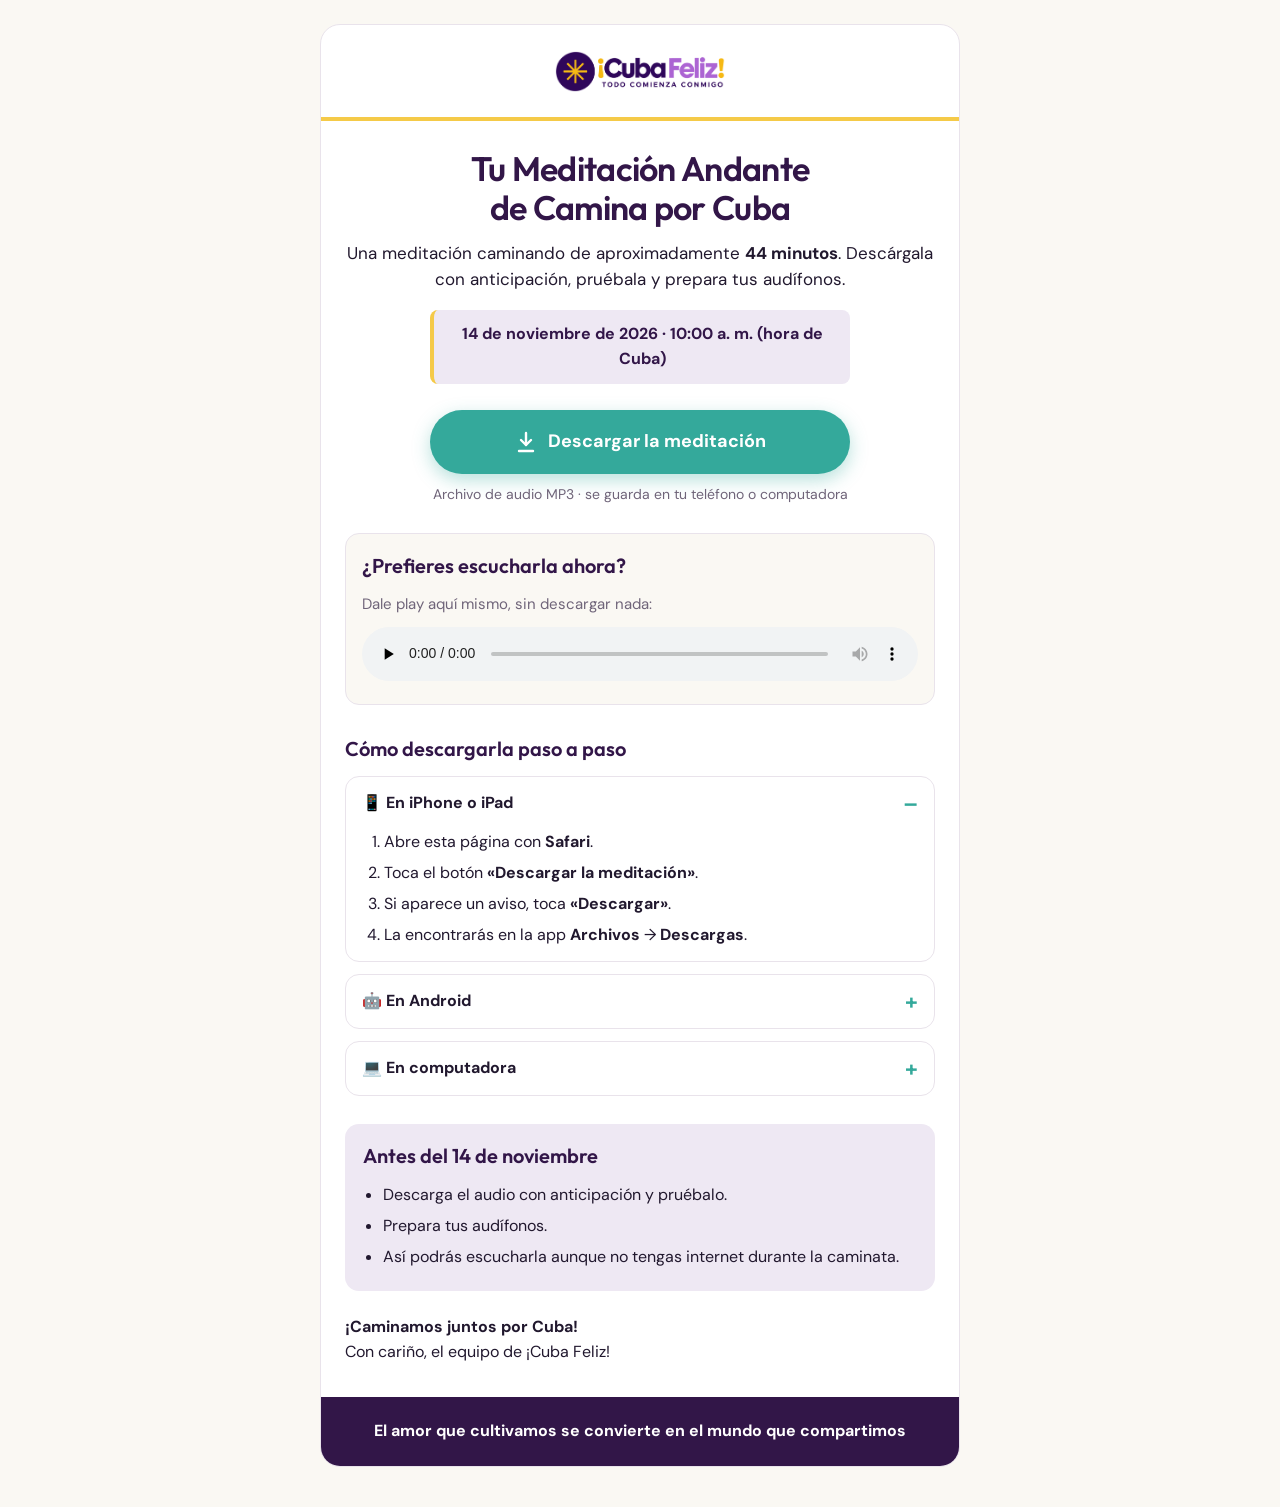
<file: descargar-meditacion.html>
<!doctype html>
<html lang="es">
<head>
<meta charset="utf-8">
<meta name="viewport" content="width=device-width, initial-scale=1">
<meta name="robots" content="noindex,nofollow,noarchive">
<meta name="theme-color" content="#321648">
<title>Descarga tu Meditación Andante | ¡Cuba Feliz!</title>
<meta name="description" content="Acceso directo a la descarga de la Meditación Andante Camina por Cuba.">
<link rel="preconnect" href="https://fonts.googleapis.com">
<link rel="preconnect" href="https://fonts.gstatic.com" crossorigin>
<link href="https://fonts.googleapis.com/css2?family=DM+Sans:wght@400;500;700&family=Outfit:wght@600;800&display=swap" rel="stylesheet">
<style>
  :root{color-scheme:light}
  body{margin:0;background:#faf8f3}
  .cf-dl{--purple:#321648;--ink:#21182e;--muted:#6f6479;--turq:#34a99b;--turq-dark:#2a8a7e;--yellow:#f5ca48;--lilac:#eee8f3;--cream:#faf8f3;--line:#e9e3eb;
    box-sizing:border-box;margin:0;padding:24px 16px 40px;background:var(--cream);color:var(--ink);font-family:'DM Sans',Arial,Helvetica,sans-serif;line-height:1.55}
  .cf-dl *{box-sizing:border-box}
  .cf-dl .card{max-width:640px;margin:0 auto;background:#fff;border:1px solid var(--line);border-radius:20px;overflow:hidden}
  .cf-dl .top{text-align:center;padding:26px 24px 18px;border-bottom:4px solid var(--yellow)}
  .cf-dl .top img{width:170px;max-width:60%;height:auto}
  .cf-dl .body{padding:28px 24px 8px}
  .cf-dl h1{font-family:'Outfit',Arial,sans-serif;font-weight:600;letter-spacing:-.02em;color:var(--purple);font-size:clamp(26px,6vw,34px);line-height:1.15;margin:0 0 12px;text-align:center}
  .cf-dl .lead{text-align:center;margin:0 0 18px;font-size:17px}
  .cf-dl .date{display:block;max-width:420px;margin:0 auto 26px;padding:12px 16px;background:var(--lilac);border-left:4px solid var(--yellow);border-radius:8px;color:var(--purple);font-weight:700;text-align:center}
  .cf-dl .btn{display:flex;align-items:center;justify-content:center;gap:10px;width:100%;max-width:420px;margin:0 auto;padding:18px 24px;border-radius:999px;background:var(--turq);color:#fff!important;font-weight:700;font-size:18px;text-decoration:none;box-shadow:0 6px 18px rgba(52,169,155,.35);transition:background .2s,transform .2s;text-align:center}
  .cf-dl .btn:hover{background:var(--turq-dark);transform:translateY(-1px)}
  .cf-dl .btn:focus-visible,.cf-dl summary:focus-visible{outline:3px solid var(--yellow);outline-offset:3px}
  .cf-dl .btn svg{width:24px;height:24px;flex:none}
  .cf-dl .size{text-align:center;color:var(--muted);font-size:14px;margin:10px 0 28px}
  .cf-dl h2{font-family:'Outfit',Arial,sans-serif;font-weight:600;color:var(--purple);font-size:20px;margin:0 0 12px}
  .cf-dl .listen{background:var(--cream);border:1px solid var(--line);border-radius:14px;padding:16px;margin:0 0 28px}
  .cf-dl .listen p{margin:0 0 10px;font-size:15px;color:var(--muted)}
  .cf-dl audio{width:100%}
  .cf-dl .steps{display:grid;gap:12px;margin:0 0 28px}
  .cf-dl details{border:1px solid var(--line);border-radius:14px;padding:0 16px;background:#fff}
  .cf-dl summary{cursor:pointer;list-style:none;padding:14px 0;font-weight:700;display:flex;align-items:center;gap:10px;font-size:16px}
  .cf-dl summary::-webkit-details-marker{display:none}
  .cf-dl summary::after{content:'+';margin-left:auto;font-size:22px;color:var(--turq);line-height:1}
  .cf-dl details[open] summary::after{content:'–'}
  .cf-dl details ol{margin:0 0 14px;padding-left:22px}
  .cf-dl details li{margin:0 0 6px}
  .cf-dl .tips{background:var(--lilac);border-radius:14px;padding:16px 18px;margin:0 0 24px}
  .cf-dl .tips ul{margin:0;padding-left:20px}
  .cf-dl .tips li{margin:0 0 6px}
  .cf-dl .sign{margin:0 0 24px}
  .cf-dl .foot{background:var(--purple);color:#fff;text-align:center;padding:22px 24px}
  .cf-dl .foot p{margin:0;font-weight:700}
  @media(max-width:480px){.cf-dl{padding:12px 10px 28px}.cf-dl .body{padding:22px 17px 6px}.cf-dl .btn{font-size:16px;padding:16px 12px}.cf-dl .date{font-size:14px}}
  @media(prefers-reduced-motion:reduce){.cf-dl .btn{transition:none}}
</style>
</head>
<body>
<main class="cf-dl">
  <div class="card">
    <div class="top">
      <img src="assets/cuba-feliz-logo-oficial.png" alt="¡Cuba Feliz!" width="170" height="80">
    </div>
    <div class="body">
      <h1>Tu Meditación Andante<br>de Camina por Cuba</h1>
      <p class="lead">Una meditación caminando de aproximadamente <b>44 minutos</b>. Descárgala con anticipación, pruébala y prepara tus audífonos.</p>
      <span class="date">14 de noviembre de 2026 · 10:00 a. m. (hora de Cuba)</span>
      <a class="btn" href="https://fjhululvenojnvhickln.supabase.co/storage/v1/object/public/cuba-feliz-media/meditacion-camina-por-cuba.mp3?download=Meditacion-Camina-por-Cuba.mp3" download="Meditacion-Camina-por-Cuba.mp3">
        <svg viewBox="0 0 24 24" fill="none" stroke="currentColor" stroke-width="2.4" stroke-linecap="round" stroke-linejoin="round" aria-hidden="true"><path d="M12 3v12"/><path d="m7 10 5 5 5-5"/><path d="M5 21h14"/></svg>
        Descargar la meditación
      </a>
      <p class="size">Archivo de audio MP3 · se guarda en tu teléfono o computadora</p>
      <div class="listen">
        <h2>¿Prefieres escucharla ahora?</h2>
        <p>Dale play aquí mismo, sin descargar nada:</p>
        <audio controls preload="none" src="https://fjhululvenojnvhickln.supabase.co/storage/v1/object/public/cuba-feliz-media/meditacion-camina-por-cuba.mp3"></audio>
      </div>
      <h2>Cómo descargarla paso a paso</h2>
      <div class="steps">
        <details open>
          <summary>📱 En iPhone o iPad</summary>
          <ol><li>Abre esta página con <b>Safari</b>.</li><li>Toca el botón <b>«Descargar la meditación»</b>.</li><li>Si aparece un aviso, toca <b>«Descargar»</b>.</li><li>La encontrarás en la app <b>Archivos</b> → <b>Descargas</b>.</li></ol>
        </details>
        <details>
          <summary>🤖 En Android</summary>
          <ol><li>Toca el botón <b>«Descargar la meditación»</b>.</li><li>Espera el aviso de <b>descarga completada</b> en la parte de arriba.</li><li>La encontrarás en la app <b>Archivos</b> (o <b>Mis archivos</b>) → <b>Descargas</b>.</li></ol>
        </details>
        <details>
          <summary>💻 En computadora</summary>
          <ol><li>Haz clic en el botón <b>«Descargar la meditación»</b>.</li><li>El archivo se guarda en tu carpeta <b>Descargas</b>.</li><li>Pásalo a tu teléfono si vas a caminar con él.</li></ol>
        </details>
      </div>
      <div class="tips">
        <h2>Antes del 14 de noviembre</h2>
        <ul><li>Descarga el audio con anticipación y pruébalo.</li><li>Prepara tus audífonos.</li><li>Así podrás escucharla aunque no tengas internet durante la caminata.</li></ul>
      </div>
      <p class="sign"><b>¡Caminamos juntos por Cuba!</b><br>Con cariño, el equipo de ¡Cuba Feliz!</p>
    </div>
    <div class="foot"><p>El amor que cultivamos se convierte en el mundo que compartimos</p></div>
  </div>
</main>
</body>
</html>
</file>
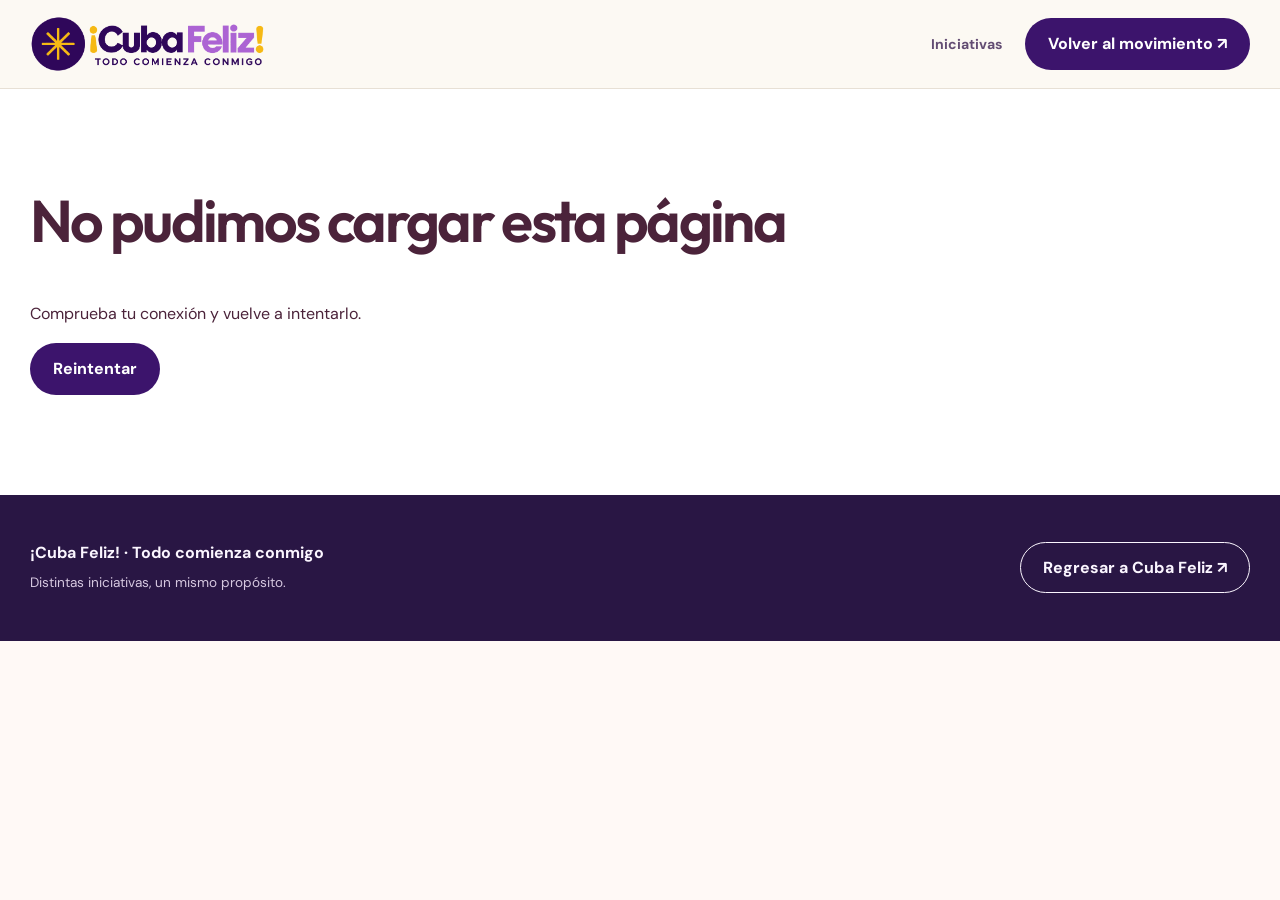
<file: eligiendo-milagros.html>
<!doctype html><html lang="es"><head><meta charset="utf-8"><meta name="viewport" content="width=device-width,initial-scale=1"><meta name="theme-color" content="#31164b"><meta name="description" content="Descubre Eligiendo Milagros, una de las iniciativas de ¡Cuba Feliz!, y encuentra nuevas formas de participar. Todo comienza conmigo."><meta name="robots" content="index,follow,max-image-preview:large"><title>Eligiendo Milagros | ¡Cuba Feliz!</title><link rel="canonical" href="https://cubafeliz.com/eligiendo-milagros.html"><meta property="og:type" content="website"><meta property="og:site_name" content="¡Cuba Feliz!"><meta property="og:locale" content="es_CU"><meta property="og:url" content="https://cubafeliz.com/eligiendo-milagros.html"><meta property="og:title" content="Eligiendo Milagros | ¡Cuba Feliz!"><meta property="og:description" content="Descubre Eligiendo Milagros, una de las iniciativas de ¡Cuba Feliz!, y encuentra nuevas formas de participar. Todo comienza conmigo."><meta property="og:image" content="https://cubafeliz.com/assets/cuba-feliz-logo-oficial.png"><meta property="og:image:secure_url" content="https://cubafeliz.com/assets/cuba-feliz-logo-oficial.png"><meta property="og:image:type" content="image/png"><meta property="og:image:alt" content="Logotipo oficial de ¡Cuba Feliz! — Todo comienza conmigo"><meta name="twitter:card" content="summary_large_image"><meta name="twitter:title" content="Eligiendo Milagros | ¡Cuba Feliz!"><meta name="twitter:description" content="Descubre Eligiendo Milagros, una de las iniciativas de ¡Cuba Feliz!, y encuentra nuevas formas de participar. Todo comienza conmigo."><meta name="twitter:image" content="https://cubafeliz.com/assets/cuba-feliz-logo-oficial.png"><link rel="preconnect" href="https://fonts.googleapis.com"><link rel="preconnect" href="https://fonts.gstatic.com" crossorigin><link href="https://fonts.googleapis.com/css2?family=DM+Sans:wght@400;500;600;700;800&family=Outfit:wght@400;500;600;700;800&display=swap" rel="stylesheet"><link rel="stylesheet" href="iniciativa-viva.css"><link rel="stylesheet" href="retiros-editorial.css"><link rel="stylesheet" href="retiros-galeria-visor-20261107.css"></head><body data-initiative="eligiendo-milagros"><main id="app"><div class="loading">Preparando la experiencia...</div></main><script src="iniciativa-core.js?v=20261110-gallery-dedup" defer></script><script src="iniciativa-pages.js" defer></script><script src="retiros-editorial-gallery-interactive-20261107.js" defer></script><script src="retiros-galeria-visor-20261107.js?v=20261110-hide-photo-filenames" defer></script></body></html>
</file>
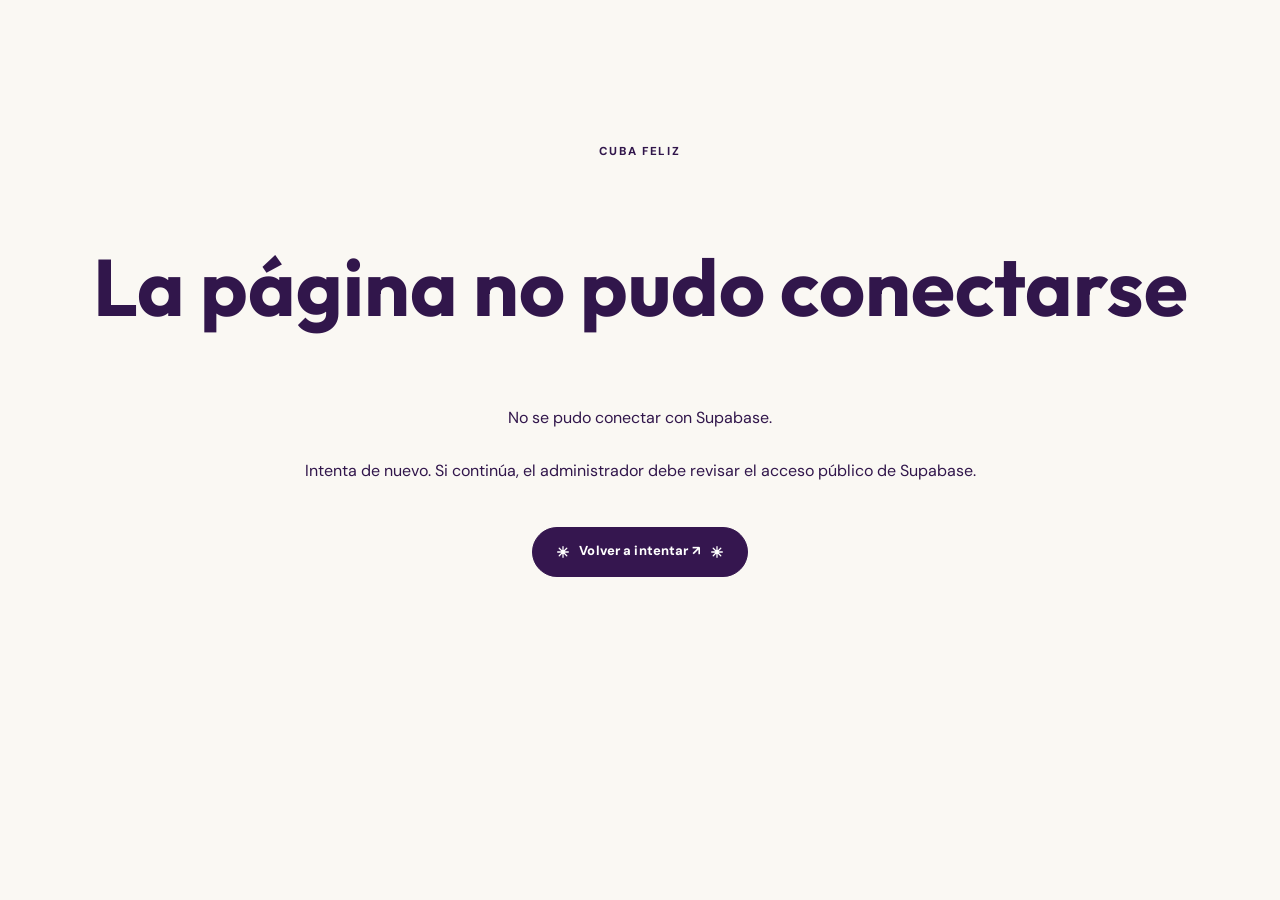
<file: gotas-de-felicidad.html>
<!doctype html>
<html lang="es">
<head>
<meta charset="utf-8">
<meta name="viewport" content="width=device-width, initial-scale=1">
<meta name="robots" content="noindex,follow">
<meta http-equiv="refresh" content="0;url=index.html#pagina/gotas-de-felicidad">
<title>Gotas de Felicidad | Cuba Feliz</title>
<link rel="canonical" href="https://cubafeliz.com/index.html#pagina/gotas-de-felicidad">
<style>body{margin:0;min-height:100vh;display:grid;place-items:center;background:#271133;color:#fff;font:17px Arial,sans-serif;padding:20px;text-align:center}a{color:#f5ca48}</style>
<script>location.replace('index.html#pagina/gotas-de-felicidad');</script>
</head>
<body><main><h1>Gotas de Felicidad</h1><p>Abriendo la sección de aportes de Cuba Feliz…</p><p><a href="index.html#pagina/gotas-de-felicidad">Entrar a Gotas de Felicidad</a></p></main></body>
</html>
</file>
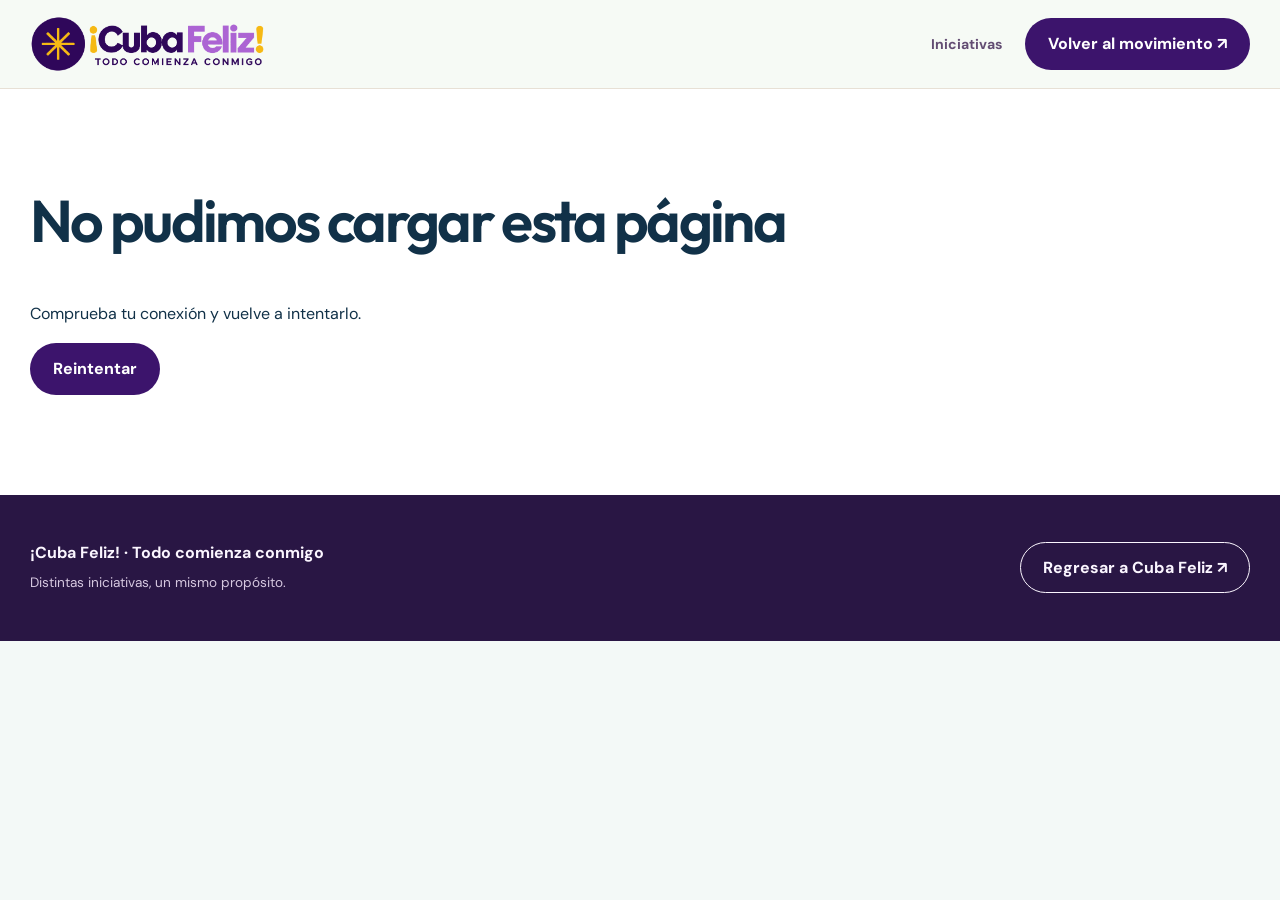
<file: meditacion-canonazo-de-las-9.html>
<!doctype html><html lang="es"><head><meta charset="utf-8"><meta name="viewport" content="width=device-width,initial-scale=1"><meta name="theme-color" content="#31164b"><meta name="description" content="Conoce la Meditación Cañonazo de las 9, una iniciativa del movimiento ¡Cuba Feliz! Descubre cómo sumarte y participar."><meta name="robots" content="index,follow,max-image-preview:large"><title>Meditación Cañonazo de las 9 | ¡Cuba Feliz!</title><link rel="canonical" href="https://cubafeliz.com/meditacion-canonazo-de-las-9.html"><meta property="og:type" content="website"><meta property="og:site_name" content="¡Cuba Feliz!"><meta property="og:locale" content="es_CU"><meta property="og:url" content="https://cubafeliz.com/meditacion-canonazo-de-las-9.html"><meta property="og:title" content="Meditación Cañonazo de las 9 | ¡Cuba Feliz!"><meta property="og:description" content="Conoce la Meditación Cañonazo de las 9, una iniciativa del movimiento ¡Cuba Feliz! Descubre cómo sumarte y participar."><meta property="og:image" content="https://cubafeliz.com/assets/cuba-feliz-logo-oficial.png"><meta property="og:image:secure_url" content="https://cubafeliz.com/assets/cuba-feliz-logo-oficial.png"><meta property="og:image:type" content="image/png"><meta property="og:image:alt" content="Logotipo oficial de ¡Cuba Feliz! — Todo comienza conmigo"><meta name="twitter:card" content="summary_large_image"><meta name="twitter:title" content="Meditación Cañonazo de las 9 | ¡Cuba Feliz!"><meta name="twitter:description" content="Conoce la Meditación Cañonazo de las 9, una iniciativa del movimiento ¡Cuba Feliz! Descubre cómo sumarte y participar."><meta name="twitter:image" content="https://cubafeliz.com/assets/cuba-feliz-logo-oficial.png"><link rel="preconnect" href="https://fonts.googleapis.com"><link rel="preconnect" href="https://fonts.gstatic.com" crossorigin><link href="https://fonts.googleapis.com/css2?family=DM+Sans:wght@400;500;600;700;800&family=Outfit:wght@400;500;600;700;800&display=swap" rel="stylesheet"><link rel="stylesheet" href="iniciativa-viva.css"><link rel="stylesheet" href="canonazo-immersivo.css"></head><body data-initiative="meditacion-canonazo-de-las-9"><main id="app"><div class="loading">Preparando la experiencia...</div></main><script src="iniciativa-core.js" defer></script><script src="iniciativa-pages.js" defer></script><script src="canonazo-immersivo.js" defer></script></body></html>
</file>
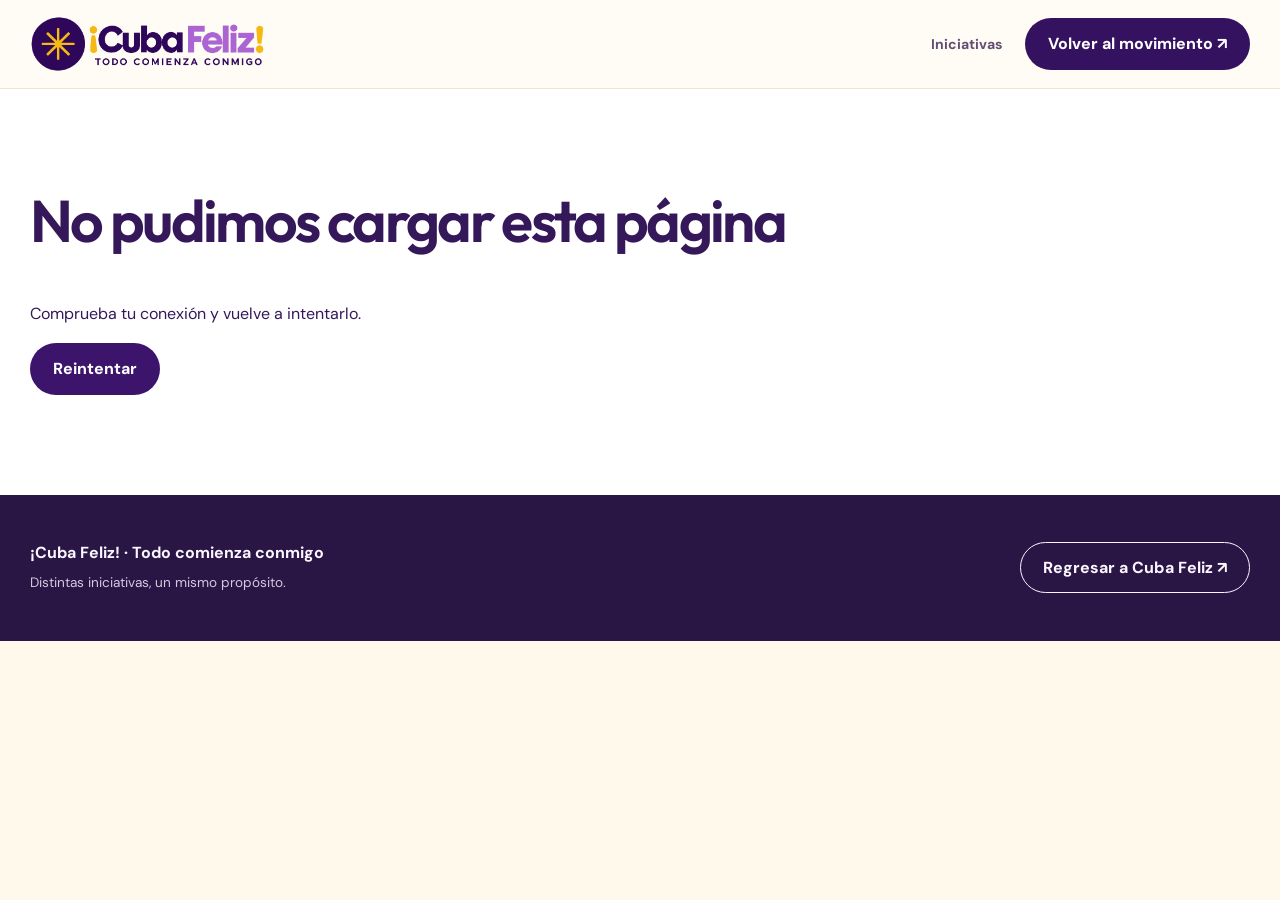
<file: pletora.html>
<!doctype html><html lang="es"><head><meta charset="utf-8"><meta name="viewport" content="width=device-width,initial-scale=1"><meta name="theme-color" content="#31164b"><meta name="description" content="Conoce Plétora, una iniciativa del movimiento ¡Cuba Feliz! Descubre su propósito y cómo participar. Todo comienza conmigo."><meta name="robots" content="index,follow,max-image-preview:large"><title>Plétora | ¡Cuba Feliz!</title><link rel="canonical" href="https://cubafeliz.com/pletora.html"><meta property="og:type" content="website"><meta property="og:site_name" content="¡Cuba Feliz!"><meta property="og:locale" content="es_CU"><meta property="og:url" content="https://cubafeliz.com/pletora.html"><meta property="og:title" content="Plétora | ¡Cuba Feliz!"><meta property="og:description" content="Conoce Plétora, una iniciativa del movimiento ¡Cuba Feliz! Descubre su propósito y cómo participar. Todo comienza conmigo."><meta property="og:image" content="https://cubafeliz.com/assets/cuba-feliz-logo-oficial.png"><meta property="og:image:secure_url" content="https://cubafeliz.com/assets/cuba-feliz-logo-oficial.png"><meta property="og:image:type" content="image/png"><meta property="og:image:alt" content="Logotipo oficial de ¡Cuba Feliz! — Todo comienza conmigo"><meta name="twitter:card" content="summary_large_image"><meta name="twitter:title" content="Plétora | ¡Cuba Feliz!"><meta name="twitter:description" content="Conoce Plétora, una iniciativa del movimiento ¡Cuba Feliz! Descubre su propósito y cómo participar. Todo comienza conmigo."><meta name="twitter:image" content="https://cubafeliz.com/assets/cuba-feliz-logo-oficial.png"><link rel="preconnect" href="https://fonts.googleapis.com"><link rel="preconnect" href="https://fonts.gstatic.com" crossorigin><link href="https://fonts.googleapis.com/css2?family=DM+Sans:wght@400;500;600;700;800&family=Outfit:wght@400;500;600;700;800&display=swap" rel="stylesheet"><link rel="stylesheet" href="iniciativa-viva.css"><link rel="stylesheet" href="retiros-editorial.css"><link rel="stylesheet" href="pletora-brand.css"><link rel="stylesheet" href="retiros-galeria-visor-20261107.css"></head><body data-initiative="pletora"><main id="app"><div class="loading">Preparando la experiencia...</div></main><script src="iniciativa-core.js?v=20261110-gallery-dedup" defer></script><script src="iniciativa-pages.js" defer></script><script src="retiros-editorial-gallery-interactive-20261107.js" defer></script><script src="retiros-galeria-visor-20261107.js?v=20261110-hide-photo-filenames" defer></script><script src="pletora-brand-galeria-ordenada-20261108.js" defer></script></body></html>
</file>
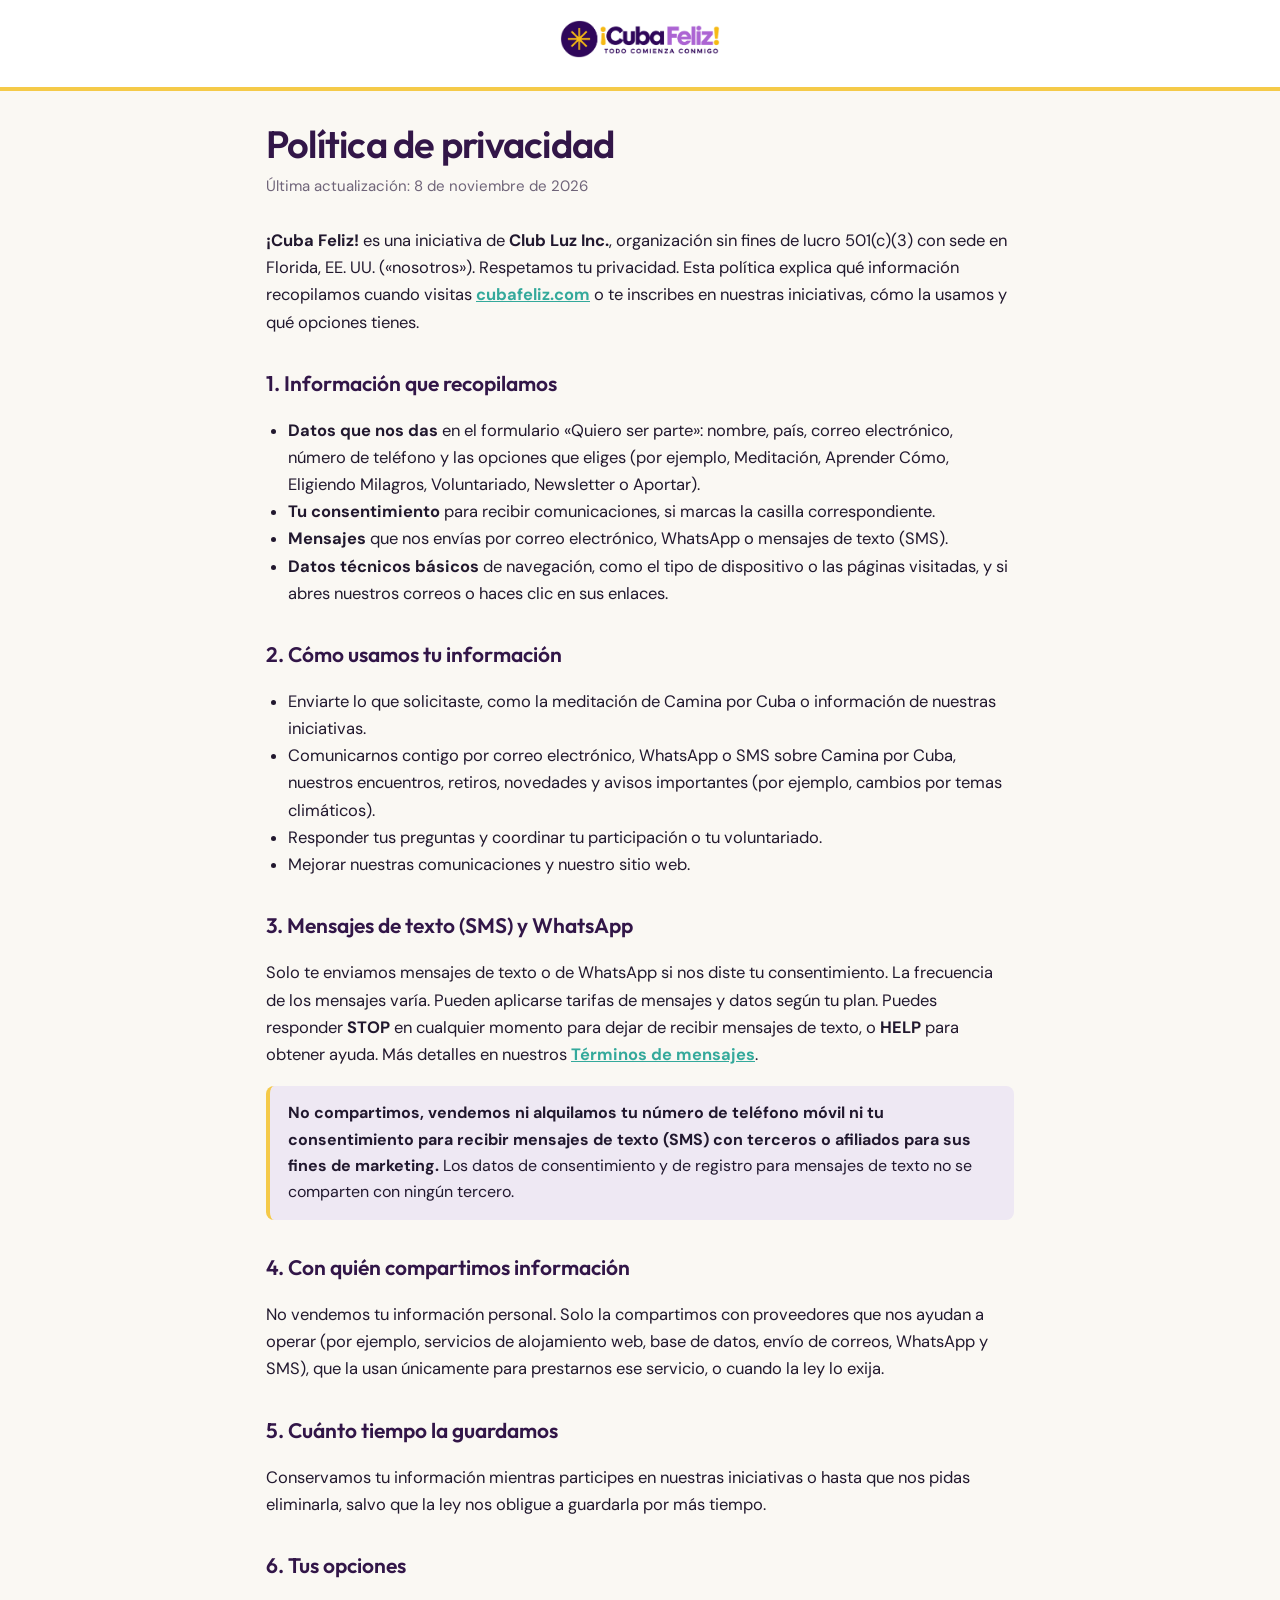
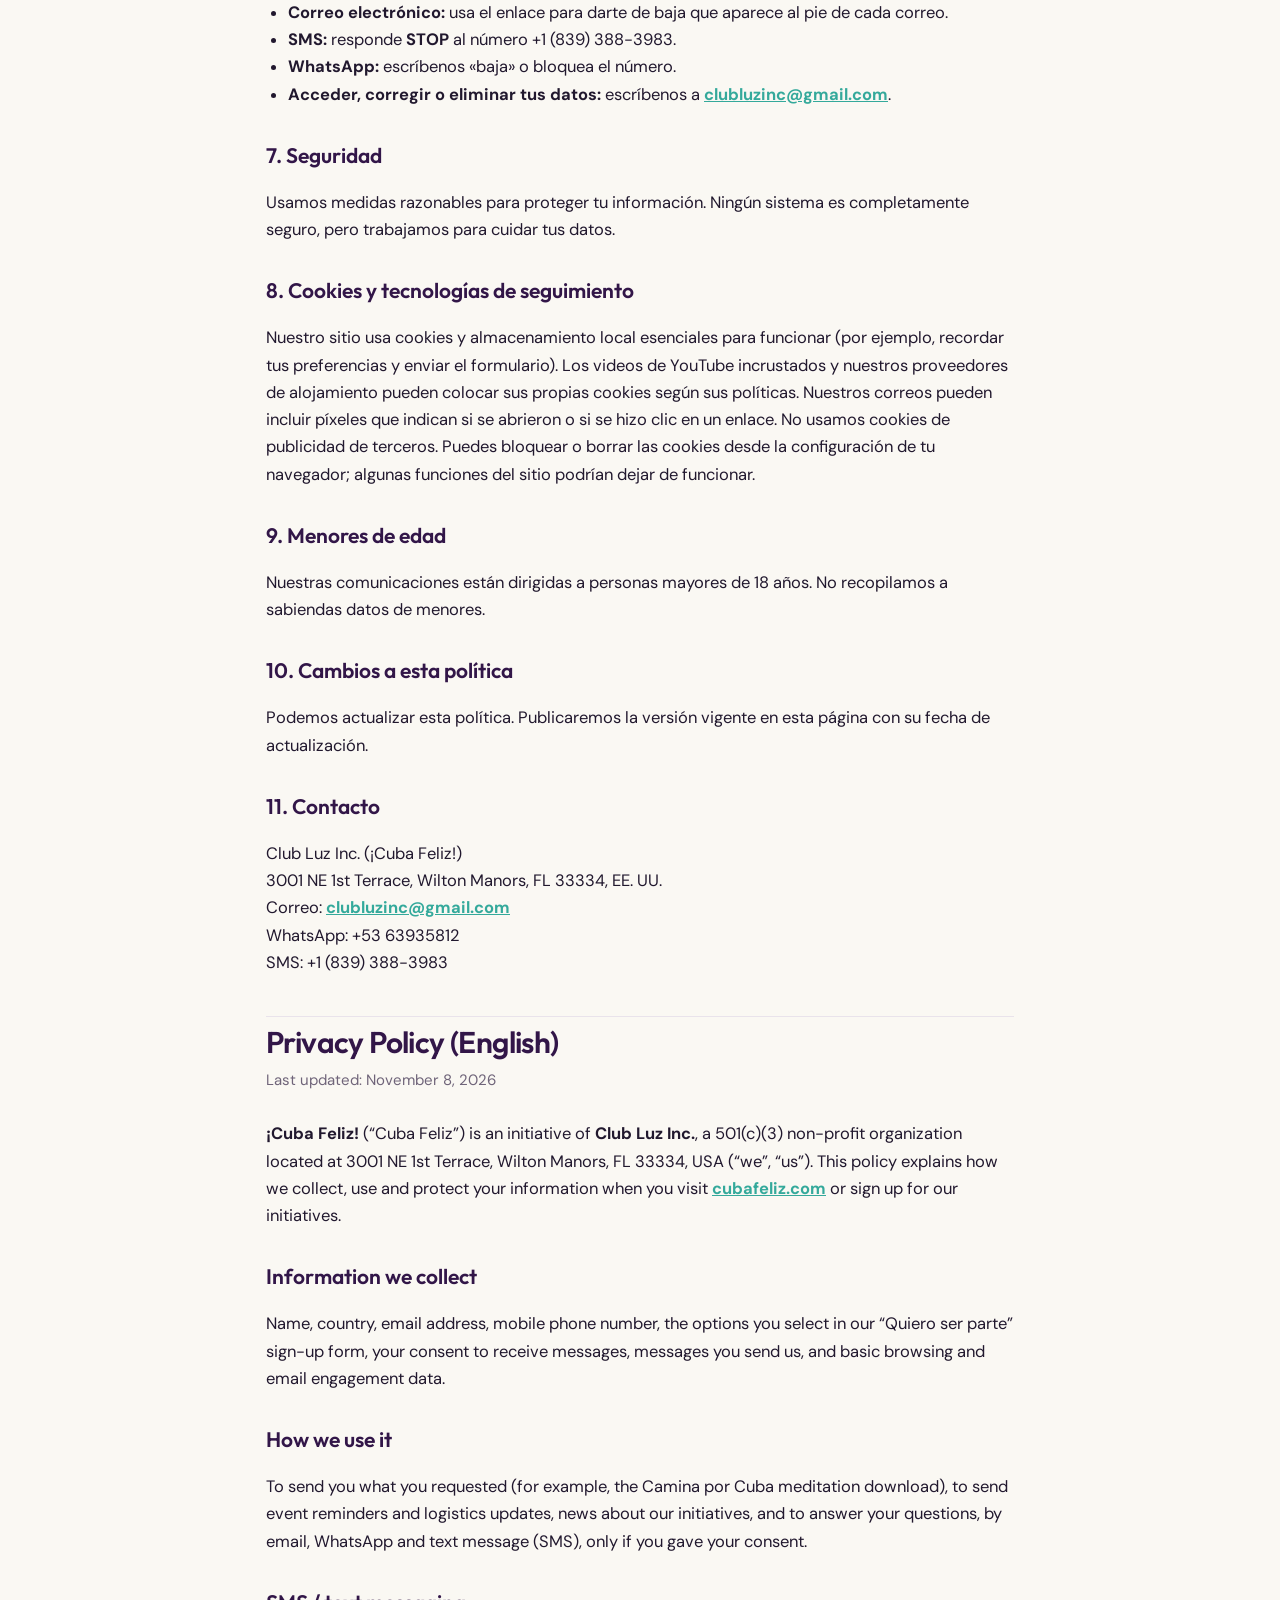
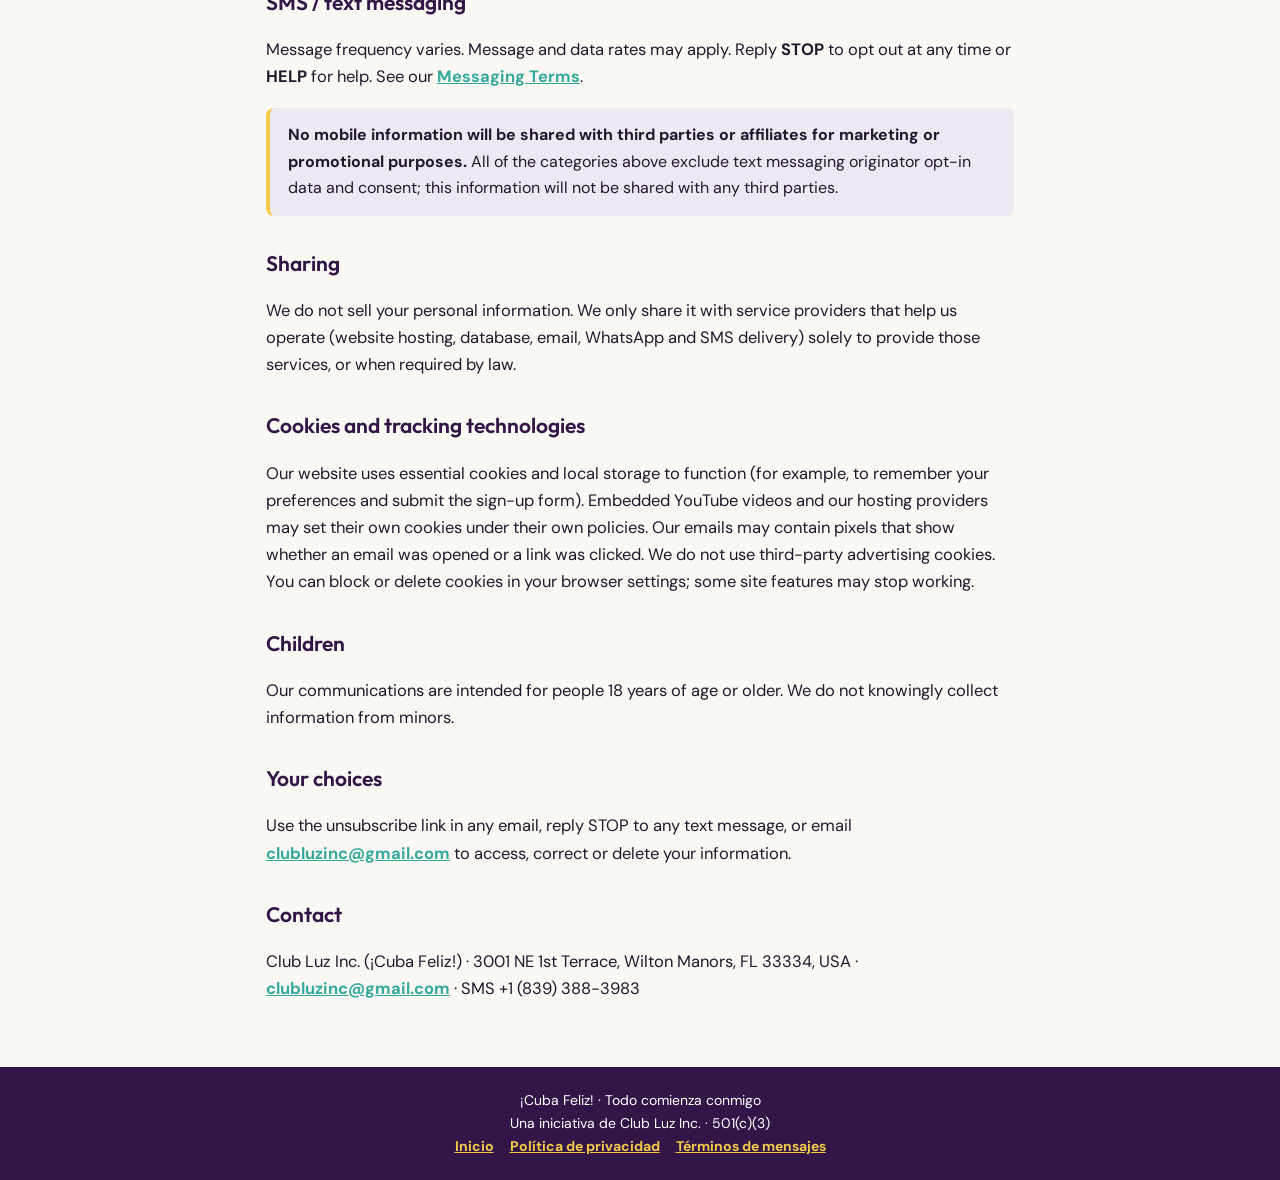
<file: privacidad.html>
<!doctype html>
<html lang="es">
<head>
<meta charset="utf-8">
<meta name="viewport" content="width=device-width, initial-scale=1">
<meta name="theme-color" content="#321648">
<title>Política de privacidad | ¡Cuba Feliz!</title>
<meta name="description" content="Cómo ¡Cuba Feliz! recopila, usa y protege tu información.">
<link rel="preconnect" href="https://fonts.googleapis.com">
<link rel="preconnect" href="https://fonts.gstatic.com" crossorigin>
<link href="https://fonts.googleapis.com/css2?family=DM+Sans:wght@400;500;700&family=Outfit:wght@600;800&display=swap" rel="stylesheet">
<style>
  :root{--purple:#321648;--ink:#21182e;--muted:#6f6479;--turq:#34a99b;--yellow:#f5ca48;--lilac:#eee8f3;--cream:#faf8f3;--line:#e9e3eb}
  *{box-sizing:border-box}
  body{margin:0;background:var(--cream);color:var(--ink);font-family:'DM Sans',Arial,Helvetica,sans-serif;line-height:1.65}
  header{background:#fff;border-bottom:4px solid var(--yellow);text-align:center;padding:20px 16px}
  header img{width:160px;max-width:55%;height:auto}
  main{max-width:780px;margin:0 auto;padding:32px 16px 48px}
  h1{font-family:'Outfit',Arial,sans-serif;font-weight:600;color:var(--purple);font-size:clamp(28px,6vw,38px);line-height:1.15;margin:0 0 8px;letter-spacing:-.02em}
  .updated{color:var(--muted);margin:0 0 28px;font-size:15px}
  h2{font-family:'Outfit',Arial,sans-serif;font-weight:600;color:var(--purple);font-size:21px;margin:30px 0 8px}
  p,li{font-size:16.5px}
  ul{padding-left:22px}
  .box{background:var(--lilac);border-left:4px solid var(--yellow);border-radius:8px;padding:14px 18px;margin:18px 0}
  a{color:var(--turq);font-weight:700}
  footer{background:var(--purple);color:#fff;text-align:center;padding:22px 16px;font-size:14px}
  footer a{color:var(--yellow);margin:0 8px}
</style>
</head>
<body>
<header><a href="/"><img src="assets/cuba-feliz-logo-oficial.png" alt="¡Cuba Feliz!"></a></header>
<main>

<h1>Política de privacidad</h1>
<p class="updated">Última actualización: 8 de noviembre de 2026</p>

<p><strong>¡Cuba Feliz!</strong> es una iniciativa de <strong>Club Luz Inc.</strong>, organización sin fines de lucro 501(c)(3) con sede en Florida, EE. UU. («nosotros»). Respetamos tu privacidad. Esta política explica qué información recopilamos cuando visitas <a href="https://cubafeliz.com">cubafeliz.com</a> o te inscribes en nuestras iniciativas, cómo la usamos y qué opciones tienes.</p>

<h2>1. Información que recopilamos</h2>
<ul>
  <li><strong>Datos que nos das</strong> en el formulario «Quiero ser parte»: nombre, país, correo electrónico, número de teléfono y las opciones que eliges (por ejemplo, Meditación, Aprender Cómo, Eligiendo Milagros, Voluntariado, Newsletter o Aportar).</li>
  <li><strong>Tu consentimiento</strong> para recibir comunicaciones, si marcas la casilla correspondiente.</li>
  <li><strong>Mensajes</strong> que nos envías por correo electrónico, WhatsApp o mensajes de texto (SMS).</li>
  <li><strong>Datos técnicos básicos</strong> de navegación, como el tipo de dispositivo o las páginas visitadas, y si abres nuestros correos o haces clic en sus enlaces.</li>
</ul>

<h2>2. Cómo usamos tu información</h2>
<ul>
  <li>Enviarte lo que solicitaste, como la meditación de Camina por Cuba o información de nuestras iniciativas.</li>
  <li>Comunicarnos contigo por correo electrónico, WhatsApp o SMS sobre Camina por Cuba, nuestros encuentros, retiros, novedades y avisos importantes (por ejemplo, cambios por temas climáticos).</li>
  <li>Responder tus preguntas y coordinar tu participación o tu voluntariado.</li>
  <li>Mejorar nuestras comunicaciones y nuestro sitio web.</li>
</ul>

<h2>3. Mensajes de texto (SMS) y WhatsApp</h2>
<p>Solo te enviamos mensajes de texto o de WhatsApp si nos diste tu consentimiento. La frecuencia de los mensajes varía. Pueden aplicarse tarifas de mensajes y datos según tu plan. Puedes responder <strong>STOP</strong> en cualquier momento para dejar de recibir mensajes de texto, o <strong>HELP</strong> para obtener ayuda. Más detalles en nuestros <a href="terminos.html">Términos de mensajes</a>.</p>
<div class="box"><strong>No compartimos, vendemos ni alquilamos tu número de teléfono móvil ni tu consentimiento para recibir mensajes de texto (SMS) con terceros o afiliados para sus fines de marketing.</strong> Los datos de consentimiento y de registro para mensajes de texto no se comparten con ningún tercero.</div>

<h2>4. Con quién compartimos información</h2>
<p>No vendemos tu información personal. Solo la compartimos con proveedores que nos ayudan a operar (por ejemplo, servicios de alojamiento web, base de datos, envío de correos, WhatsApp y SMS), que la usan únicamente para prestarnos ese servicio, o cuando la ley lo exija.</p>

<h2>5. Cuánto tiempo la guardamos</h2>
<p>Conservamos tu información mientras participes en nuestras iniciativas o hasta que nos pidas eliminarla, salvo que la ley nos obligue a guardarla por más tiempo.</p>

<h2>6. Tus opciones</h2>
<ul>
  <li><strong>Correo electrónico:</strong> usa el enlace para darte de baja que aparece al pie de cada correo.</li>
  <li><strong>SMS:</strong> responde <strong>STOP</strong> al número +1 (839) 388-3983.</li>
  <li><strong>WhatsApp:</strong> escríbenos «baja» o bloquea el número.</li>
  <li><strong>Acceder, corregir o eliminar tus datos:</strong> escríbenos a <a href="mailto:clubluzinc@gmail.com">clubluzinc@gmail.com</a>.</li>
</ul>

<h2>7. Seguridad</h2>
<p>Usamos medidas razonables para proteger tu información. Ningún sistema es completamente seguro, pero trabajamos para cuidar tus datos.</p>

<h2>8. Cookies y tecnologías de seguimiento</h2>
<p>Nuestro sitio usa cookies y almacenamiento local esenciales para funcionar (por ejemplo, recordar tus preferencias y enviar el formulario). Los videos de YouTube incrustados y nuestros proveedores de alojamiento pueden colocar sus propias cookies según sus políticas. Nuestros correos pueden incluir píxeles que indican si se abrieron o si se hizo clic en un enlace. No usamos cookies de publicidad de terceros. Puedes bloquear o borrar las cookies desde la configuración de tu navegador; algunas funciones del sitio podrían dejar de funcionar.</p>

<h2>9. Menores de edad</h2>
<p>Nuestras comunicaciones están dirigidas a personas mayores de 18 años. No recopilamos a sabiendas datos de menores.</p>

<h2>10. Cambios a esta política</h2>
<p>Podemos actualizar esta política. Publicaremos la versión vigente en esta página con su fecha de actualización.</p>

<h2>11. Contacto</h2>
<p>Club Luz Inc. (¡Cuba Feliz!)<br>3001 NE 1st Terrace, Wilton Manors, FL 33334, EE. UU.<br>Correo: <a href="mailto:clubluzinc@gmail.com">clubluzinc@gmail.com</a><br>WhatsApp: +53 63935812<br>SMS: +1 (839) 388-3983</p>

<hr style="border:0;border-top:1px solid var(--line);margin:40px 0 8px">
<h1 id="english" lang="en" style="font-size:30px">Privacy Policy (English)</h1>
<div lang="en">
<p class="updated">Last updated: November 8, 2026</p>
<p><strong>¡Cuba Feliz!</strong> (“Cuba Feliz”) is an initiative of <strong>Club Luz Inc.</strong>, a 501(c)(3) non-profit organization located at 3001 NE 1st Terrace, Wilton Manors, FL 33334, USA (“we”, “us”). This policy explains how we collect, use and protect your information when you visit <a href="https://cubafeliz.com">cubafeliz.com</a> or sign up for our initiatives.</p>
<h2>Information we collect</h2>
<p>Name, country, email address, mobile phone number, the options you select in our “Quiero ser parte” sign-up form, your consent to receive messages, messages you send us, and basic browsing and email engagement data.</p>
<h2>How we use it</h2>
<p>To send you what you requested (for example, the Camina por Cuba meditation download), to send event reminders and logistics updates, news about our initiatives, and to answer your questions, by email, WhatsApp and text message (SMS), only if you gave your consent.</p>
<h2>SMS / text messaging</h2>
<p>Message frequency varies. Message and data rates may apply. Reply <strong>STOP</strong> to opt out at any time or <strong>HELP</strong> for help. See our <a href="terminos.html#english">Messaging Terms</a>.</p>
<div class="box"><strong>No mobile information will be shared with third parties or affiliates for marketing or promotional purposes.</strong> All of the categories above exclude text messaging originator opt-in data and consent; this information will not be shared with any third parties.</div>
<h2>Sharing</h2>
<p>We do not sell your personal information. We only share it with service providers that help us operate (website hosting, database, email, WhatsApp and SMS delivery) solely to provide those services, or when required by law.</p>
<h2>Cookies and tracking technologies</h2>
<p>Our website uses essential cookies and local storage to function (for example, to remember your preferences and submit the sign-up form). Embedded YouTube videos and our hosting providers may set their own cookies under their own policies. Our emails may contain pixels that show whether an email was opened or a link was clicked. We do not use third-party advertising cookies. You can block or delete cookies in your browser settings; some site features may stop working.</p>
<h2>Children</h2>
<p>Our communications are intended for people 18 years of age or older. We do not knowingly collect information from minors.</p>
<h2>Your choices</h2>
<p>Use the unsubscribe link in any email, reply STOP to any text message, or email <a href="mailto:clubluzinc@gmail.com">clubluzinc@gmail.com</a> to access, correct or delete your information.</p>
<h2>Contact</h2>
<p>Club Luz Inc. (¡Cuba Feliz!) · 3001 NE 1st Terrace, Wilton Manors, FL 33334, USA · <a href="mailto:clubluzinc@gmail.com">clubluzinc@gmail.com</a> · SMS +1 (839) 388-3983</p>
</div>

</main>
<footer>¡Cuba Feliz! · Todo comienza conmigo<br>Una iniciativa de Club Luz Inc. · 501(c)(3)<br><a href="/">Inicio</a><a href="privacidad.html">Política de privacidad</a><a href="terminos.html">Términos de mensajes</a></footer>
</body>
</html>
</file>
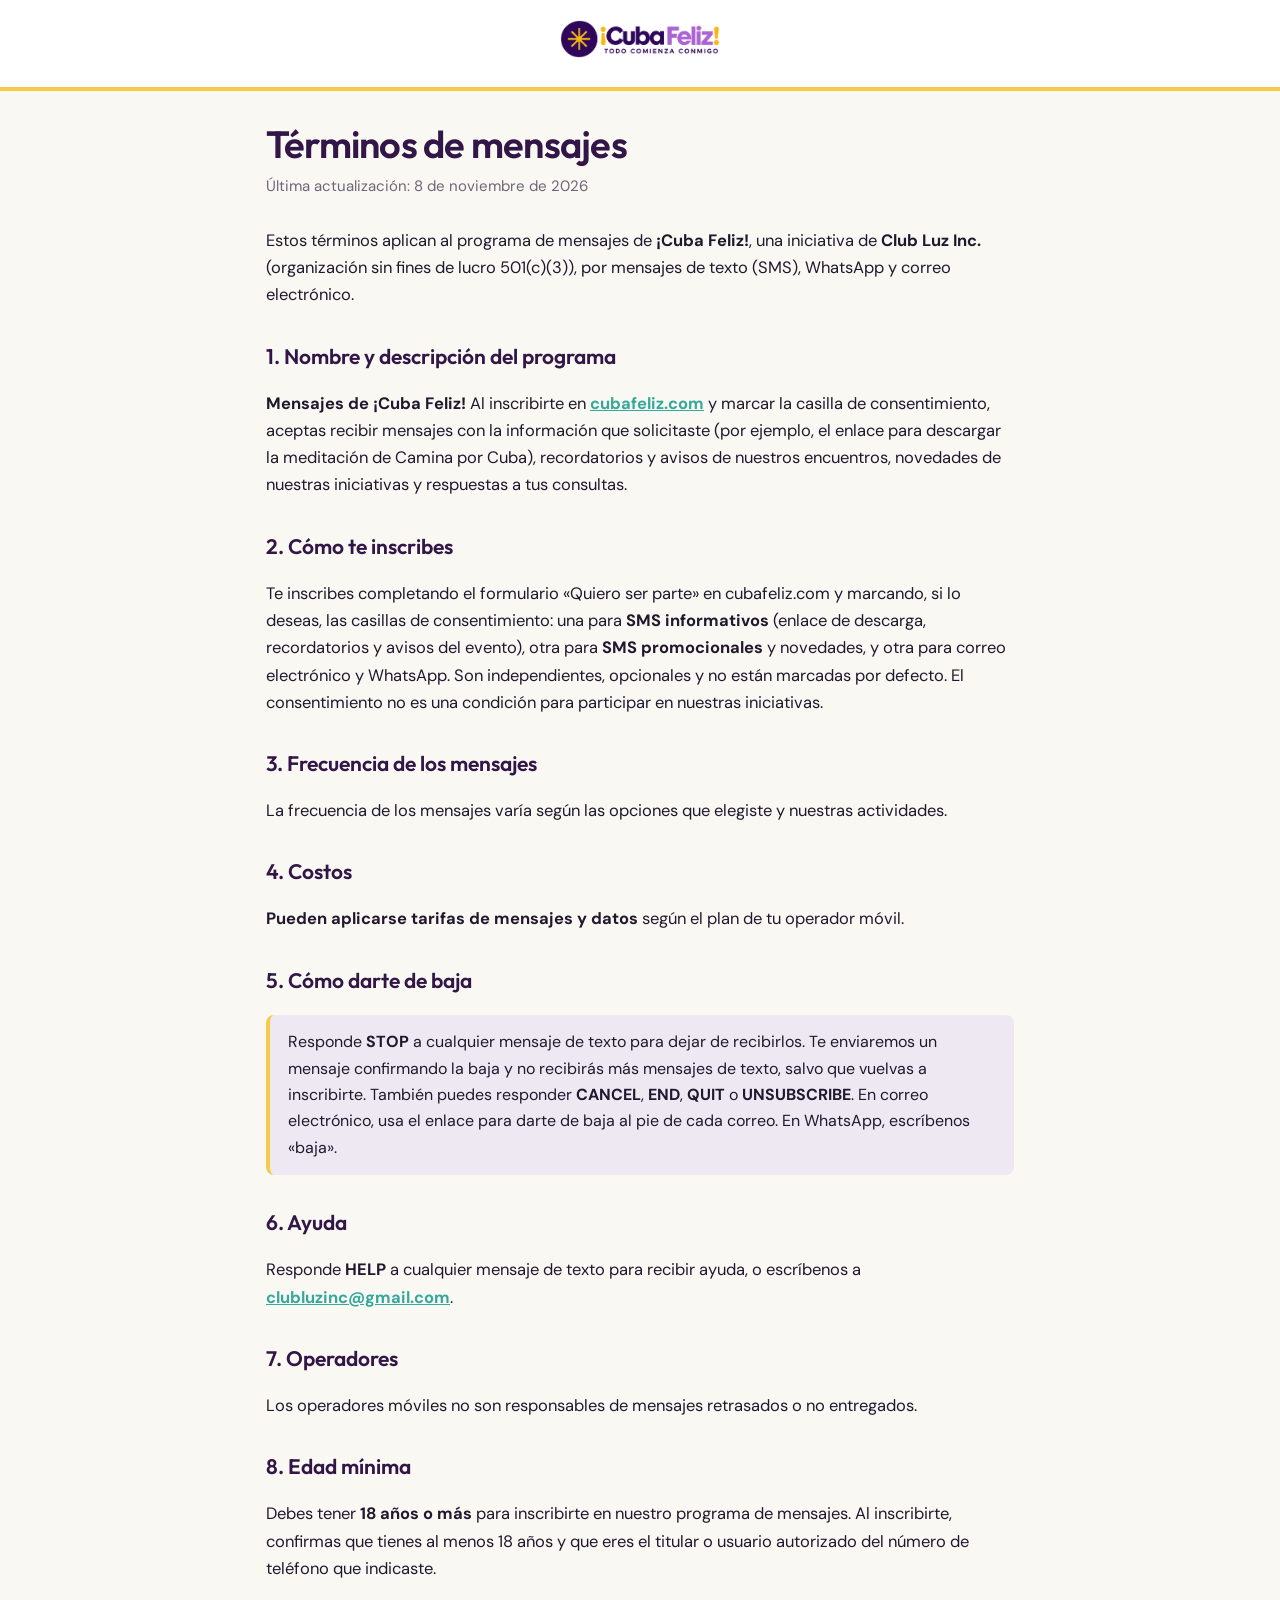
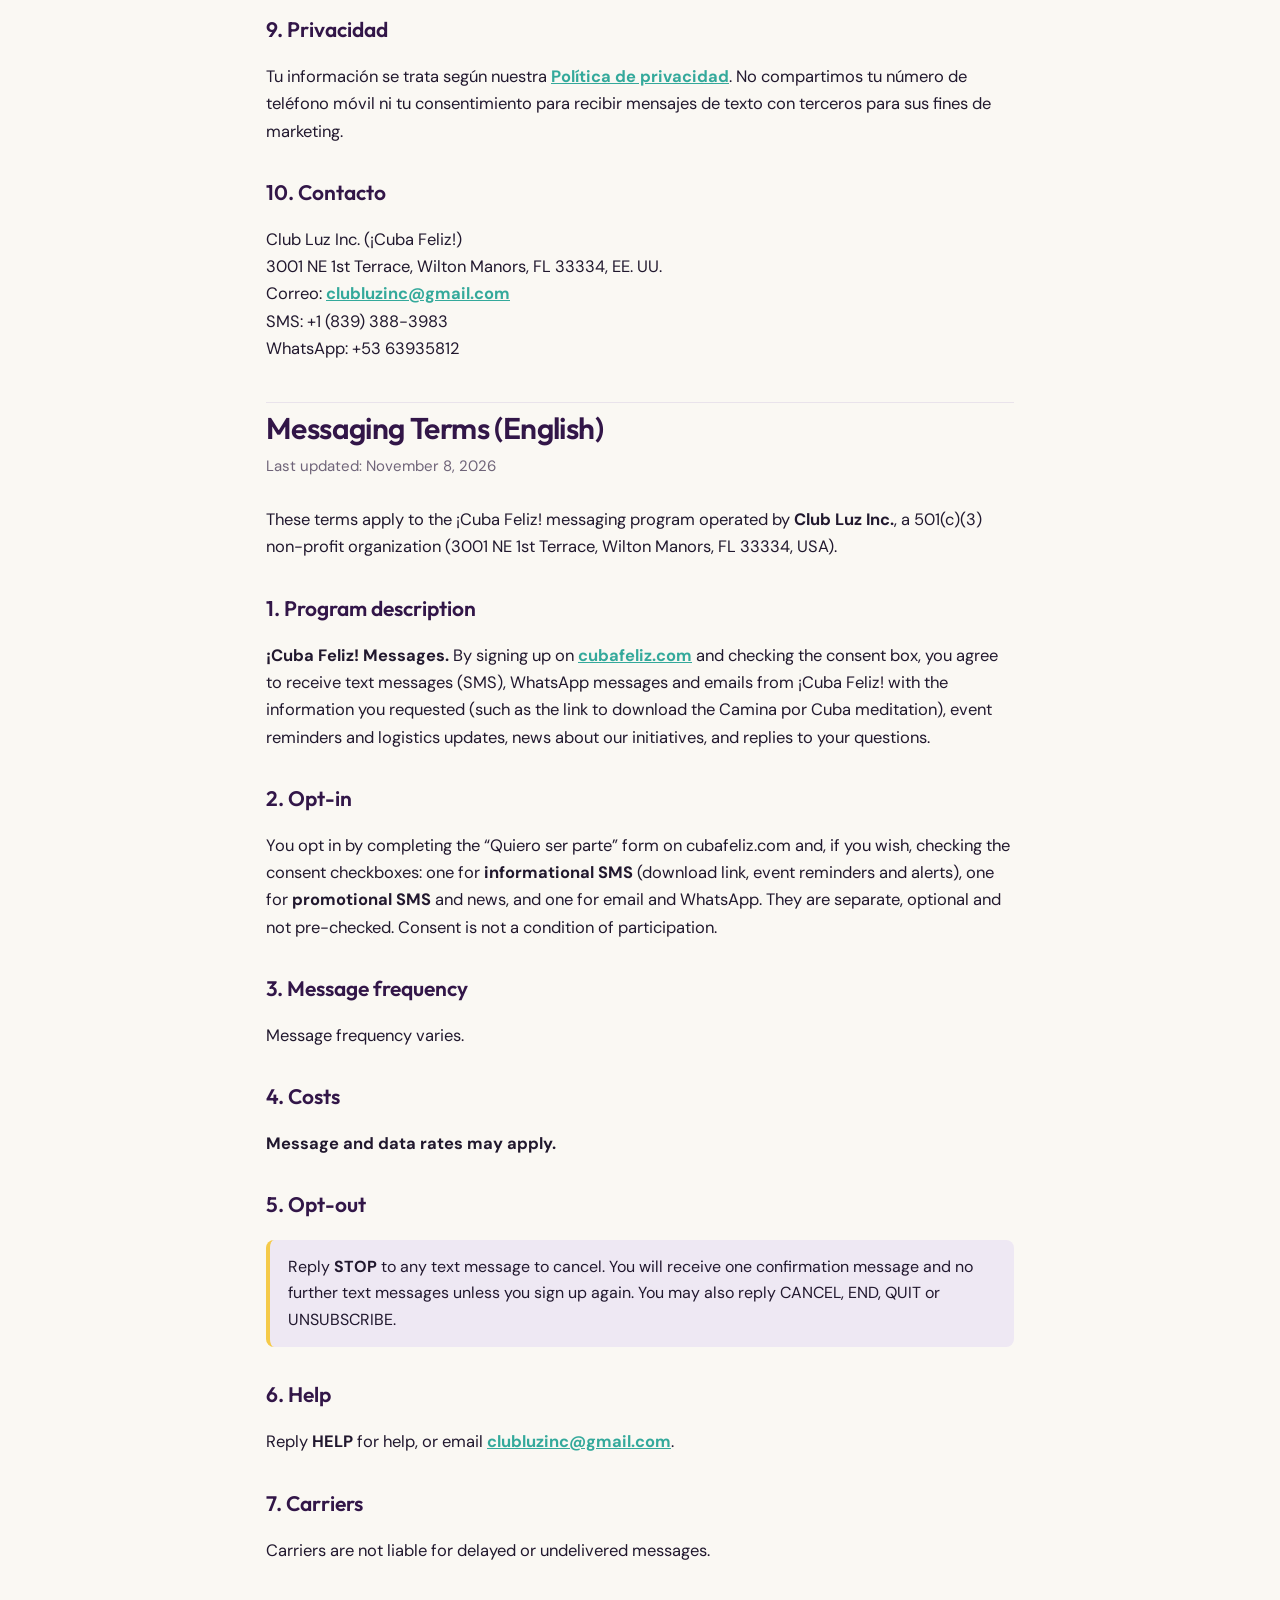
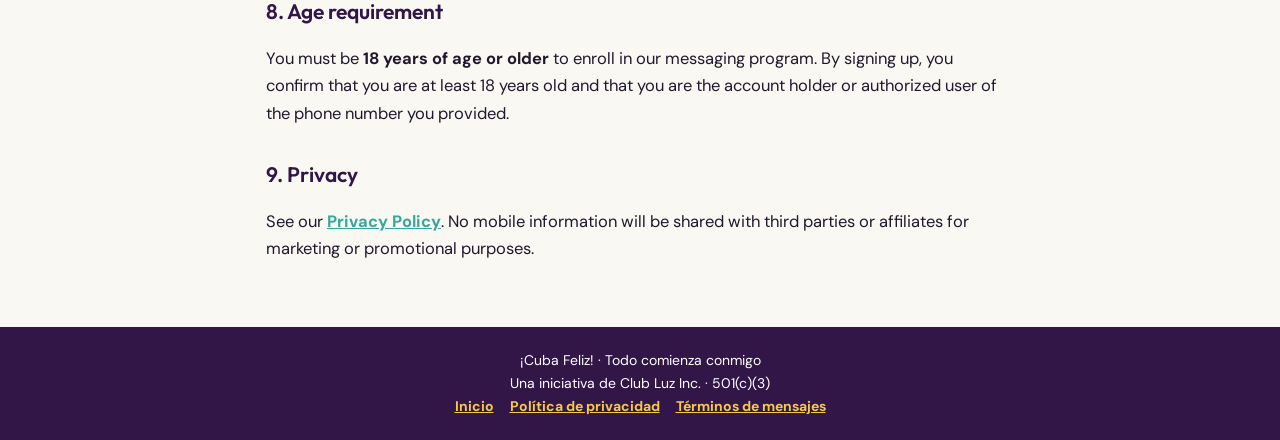
<file: terminos.html>
<!doctype html>
<html lang="es">
<head>
<meta charset="utf-8">
<meta name="viewport" content="width=device-width, initial-scale=1">
<meta name="theme-color" content="#321648">
<title>Términos de mensajes | ¡Cuba Feliz!</title>
<meta name="description" content="Términos y condiciones del programa de mensajes de ¡Cuba Feliz! (SMS, WhatsApp y correo).">
<link rel="preconnect" href="https://fonts.googleapis.com">
<link rel="preconnect" href="https://fonts.gstatic.com" crossorigin>
<link href="https://fonts.googleapis.com/css2?family=DM+Sans:wght@400;500;700&family=Outfit:wght@600;800&display=swap" rel="stylesheet">
<style>
  :root{--purple:#321648;--ink:#21182e;--muted:#6f6479;--turq:#34a99b;--yellow:#f5ca48;--lilac:#eee8f3;--cream:#faf8f3;--line:#e9e3eb}
  *{box-sizing:border-box}
  body{margin:0;background:var(--cream);color:var(--ink);font-family:'DM Sans',Arial,Helvetica,sans-serif;line-height:1.65}
  header{background:#fff;border-bottom:4px solid var(--yellow);text-align:center;padding:20px 16px}
  header img{width:160px;max-width:55%;height:auto}
  main{max-width:780px;margin:0 auto;padding:32px 16px 48px}
  h1{font-family:'Outfit',Arial,sans-serif;font-weight:600;color:var(--purple);font-size:clamp(28px,6vw,38px);line-height:1.15;margin:0 0 8px;letter-spacing:-.02em}
  .updated{color:var(--muted);margin:0 0 28px;font-size:15px}
  h2{font-family:'Outfit',Arial,sans-serif;font-weight:600;color:var(--purple);font-size:21px;margin:30px 0 8px}
  p,li{font-size:16.5px}
  ul{padding-left:22px}
  .box{background:var(--lilac);border-left:4px solid var(--yellow);border-radius:8px;padding:14px 18px;margin:18px 0}
  a{color:var(--turq);font-weight:700}
  footer{background:var(--purple);color:#fff;text-align:center;padding:22px 16px;font-size:14px}
  footer a{color:var(--yellow);margin:0 8px}
</style>
</head>
<body>
<header><a href="/"><img src="assets/cuba-feliz-logo-oficial.png" alt="¡Cuba Feliz!"></a></header>
<main>

<h1>Términos de mensajes</h1>
<p class="updated">Última actualización: 8 de noviembre de 2026</p>

<p>Estos términos aplican al programa de mensajes de <strong>¡Cuba Feliz!</strong>, una iniciativa de <strong>Club Luz Inc.</strong> (organización sin fines de lucro 501(c)(3)), por mensajes de texto (SMS), WhatsApp y correo electrónico.</p>

<h2>1. Nombre y descripción del programa</h2>
<p><strong>Mensajes de ¡Cuba Feliz!</strong> Al inscribirte en <a href="https://cubafeliz.com">cubafeliz.com</a> y marcar la casilla de consentimiento, aceptas recibir mensajes con la información que solicitaste (por ejemplo, el enlace para descargar la meditación de Camina por Cuba), recordatorios y avisos de nuestros encuentros, novedades de nuestras iniciativas y respuestas a tus consultas.</p>

<h2>2. Cómo te inscribes</h2>
<p>Te inscribes completando el formulario «Quiero ser parte» en cubafeliz.com y marcando, si lo deseas, las casillas de consentimiento: una para <strong>SMS informativos</strong> (enlace de descarga, recordatorios y avisos del evento), otra para <strong>SMS promocionales</strong> y novedades, y otra para correo electrónico y WhatsApp. Son independientes, opcionales y no están marcadas por defecto. El consentimiento no es una condición para participar en nuestras iniciativas.</p>

<h2>3. Frecuencia de los mensajes</h2>
<p>La frecuencia de los mensajes varía según las opciones que elegiste y nuestras actividades.</p>

<h2>4. Costos</h2>
<p><strong>Pueden aplicarse tarifas de mensajes y datos</strong> según el plan de tu operador móvil.</p>

<h2>5. Cómo darte de baja</h2>
<div class="box">Responde <strong>STOP</strong> a cualquier mensaje de texto para dejar de recibirlos. Te enviaremos un mensaje confirmando la baja y no recibirás más mensajes de texto, salvo que vuelvas a inscribirte. También puedes responder <strong>CANCEL</strong>, <strong>END</strong>, <strong>QUIT</strong> o <strong>UNSUBSCRIBE</strong>. En correo electrónico, usa el enlace para darte de baja al pie de cada correo. En WhatsApp, escríbenos «baja».</div>

<h2>6. Ayuda</h2>
<p>Responde <strong>HELP</strong> a cualquier mensaje de texto para recibir ayuda, o escríbenos a <a href="mailto:clubluzinc@gmail.com">clubluzinc@gmail.com</a>.</p>

<h2>7. Operadores</h2>
<p>Los operadores móviles no son responsables de mensajes retrasados o no entregados.</p>

<h2>8. Edad mínima</h2>
<p>Debes tener <strong>18 años o más</strong> para inscribirte en nuestro programa de mensajes. Al inscribirte, confirmas que tienes al menos 18 años y que eres el titular o usuario autorizado del número de teléfono que indicaste.</p>

<h2>9. Privacidad</h2>
<p>Tu información se trata según nuestra <a href="privacidad.html">Política de privacidad</a>. No compartimos tu número de teléfono móvil ni tu consentimiento para recibir mensajes de texto con terceros para sus fines de marketing.</p>

<h2>10. Contacto</h2>
<p>Club Luz Inc. (¡Cuba Feliz!)<br>3001 NE 1st Terrace, Wilton Manors, FL 33334, EE. UU.<br>Correo: <a href="mailto:clubluzinc@gmail.com">clubluzinc@gmail.com</a><br>SMS: +1 (839) 388-3983<br>WhatsApp: +53 63935812</p>

<hr style="border:0;border-top:1px solid var(--line);margin:40px 0 8px">
<h1 id="english" lang="en" style="font-size:30px">Messaging Terms (English)</h1>
<div lang="en">
<p class="updated">Last updated: November 8, 2026</p>
<p>These terms apply to the ¡Cuba Feliz! messaging program operated by <strong>Club Luz Inc.</strong>, a 501(c)(3) non-profit organization (3001 NE 1st Terrace, Wilton Manors, FL 33334, USA).</p>
<h2>1. Program description</h2>
<p><strong>¡Cuba Feliz! Messages.</strong> By signing up on <a href="https://cubafeliz.com">cubafeliz.com</a> and checking the consent box, you agree to receive text messages (SMS), WhatsApp messages and emails from ¡Cuba Feliz! with the information you requested (such as the link to download the Camina por Cuba meditation), event reminders and logistics updates, news about our initiatives, and replies to your questions.</p>
<h2>2. Opt-in</h2>
<p>You opt in by completing the “Quiero ser parte” form on cubafeliz.com and, if you wish, checking the consent checkboxes: one for <strong>informational SMS</strong> (download link, event reminders and alerts), one for <strong>promotional SMS</strong> and news, and one for email and WhatsApp. They are separate, optional and not pre-checked. Consent is not a condition of participation.</p>
<h2>3. Message frequency</h2>
<p>Message frequency varies.</p>
<h2>4. Costs</h2>
<p><strong>Message and data rates may apply.</strong></p>
<h2>5. Opt-out</h2>
<div class="box">Reply <strong>STOP</strong> to any text message to cancel. You will receive one confirmation message and no further text messages unless you sign up again. You may also reply CANCEL, END, QUIT or UNSUBSCRIBE.</div>
<h2>6. Help</h2>
<p>Reply <strong>HELP</strong> for help, or email <a href="mailto:clubluzinc@gmail.com">clubluzinc@gmail.com</a>.</p>
<h2>7. Carriers</h2>
<p>Carriers are not liable for delayed or undelivered messages.</p>
<h2>8. Age requirement</h2>
<p>You must be <strong>18 years of age or older</strong> to enroll in our messaging program. By signing up, you confirm that you are at least 18 years old and that you are the account holder or authorized user of the phone number you provided.</p>
<h2>9. Privacy</h2>
<p>See our <a href="privacidad.html#english">Privacy Policy</a>. No mobile information will be shared with third parties or affiliates for marketing or promotional purposes.</p>
</div>

</main>
<footer>¡Cuba Feliz! · Todo comienza conmigo<br>Una iniciativa de Club Luz Inc. · 501(c)(3)<br><a href="/">Inicio</a><a href="privacidad.html">Política de privacidad</a><a href="terminos.html">Términos de mensajes</a></footer>
</body>
</html>
</file>
<file: site-core-20261105.css>
:root{--purple:#321648;--text:#21182e;--muted:#85798f;--line:#e9e3eb;--bg:#f8f6f9;--yellow:#f4ce51;--green:#2a8a6b}*{box-sizing:border-box}body{margin:0;font-family:'DM Sans',sans-serif;background:var(--bg);color:var(--text);font-size:13px;-webkit-font-smoothing:antialiased}button,input,textarea,select{font:inherit}button{cursor:pointer}a{text-decoration:none;color:inherit}button:focus-visible,input:focus-visible,textarea:focus-visible,select:focus-visible{outline:2px solid #8a56bd;outline-offset:2px}button:disabled{cursor:not-allowed;opacity:.5}.admin-app{min-height:100vh;display:flex}.sidebar{width:255px;flex-shrink:0;background:#27123d;color:#efedf4;position:sticky;top:0;height:100vh;display:flex;flex-direction:column;padding:26px 13px}.side-brand,.auth-brand{display:flex;align-items:center;gap:11px;font-family:Outfit;font-weight:800;letter-spacing:-.06em;font-size:24px;margin:0 14px 40px}.side-brand small,.auth-brand small{display:block;font:800 8px 'DM Sans';letter-spacing:.16em;color:#b6a5c5;margin-top:6px}.brand-icon{width:38px;height:38px;border-radius:13px;background:var(--yellow);color:#351749;display:grid;place-items:center;font-size:25px}.side-label{font-size:9px;font-weight:800;letter-spacing:.19em;color:#9d8aae;margin:16px 16px 10px}.pages-nav{display:grid;gap:3px;max-height:45vh;overflow:auto}.page-link{border:0;background:transparent;color:#d5c8dc;min-height:41px;padding:10px 12px;display:flex;align-items:center;gap:11px;border-radius:10px;text-align:left;font-size:12px;font-weight:700;width:100%;transition:background .2s}.page-link:hover{background:#53366a}.page-link.active{background:var(--yellow);color:#2a1242}.page-icon{font-size:20px;width:20px;text-align:center}.green-dot{display:block;width:6px;height:6px;background:#6fd5a1;border-radius:50%;margin-left:auto}.add-page{border:1px dashed #77608a;color:#f1e8fa;background:transparent;border-radius:10px;padding:11px;margin:13px 6px;font-weight:700}.side-foot{margin-top:auto;display:flex;align-items:center;gap:10px;padding:20px 7px 3px;border-top:1px solid #503663}.side-foot .admin-avatar{width:31px;height:31px;border-radius:10px;background:var(--yellow);color:var(--purple);display:grid;place-items:center;font-weight:800}.side-foot>div:nth-child(2){flex:1;min-width:0}.side-foot strong{display:block;font-size:11px}.side-foot small{display:block;font-size:9px;overflow:hidden;text-overflow:ellipsis;white-space:nowrap;color:#b9abc4}.side-foot button{background:none;border:0;color:#fff;font-size:23px}.work-area{width:calc(100% - 255px);min-width:0}.topbar{background:#fff;border-bottom:1px solid var(--line);padding:25px 34px;display:flex;justify-content:space-between;align-items:center;gap:24px}.breadcrumb{font-size:9px;letter-spacing:.14em;color:#a28dae;font-weight:800}.topbar h1{font-family:Outfit;font-size:26px;letter-spacing:-.06em;margin:6px 0 0}.status-small{background:#eee5f5;color:#7e489c;border-radius:40px;font-size:11px;letter-spacing:0;padding:4px 8px;vertical-align:middle}.top-actions{display:flex;gap:9px;align-items:center}.control{border:1px solid transparent;padding:11px 16px;border-radius:9px;background:#eee9f1;color:var(--purple);font-size:11px;font-weight:800;display:inline-flex;align-items:center;justify-content:center;gap:8px;white-space:nowrap}.control:hover{filter:brightness(.95)}.control.primary{background:var(--purple);color:white}.control.outlined{background:white;border-color:#cfc1d7;color:var(--purple)}.control.danger{color:#ba4a57;background:#fff4f3;border:1px solid #f3d7db}.control.full{width:100%}.editor-layout{display:grid;grid-template-columns:310px minmax(0,1fr);max-width:1650px;margin:0 auto;min-height:calc(100vh - 96px)}.sections-panel{border-right:1px solid var(--line);padding:27px 20px;background:#fcfafc;min-width:0}.panel-title h2{font-family:Outfit;font-size:18px;margin:0 0 5px;letter-spacing:-.04em}.panel-title p{color:var(--muted);font-size:11px;margin:0}.page-badge{font-weight:800;display:flex;gap:8px;align-items:center;font-size:13px;margin:28px 0 12px}.state{display:inline-block;padding:6px 9px;border-radius:20px;font-size:9px;font-weight:800}.state.published{background:#e0f5e9;color:#217453}.state.draft{background:#f3e6cb;color:#976c1f}.section-list{display:grid;gap:9px}.section-row{border:1px solid #eae4ed;background:white;border-radius:11px;overflow:hidden}.section-row.active{border-color:#8557a2;box-shadow:0 0 0 2px #8557a21b}.section-main{border:0;background:none;width:100%;display:flex;align-items:center;gap:9px;padding:13px 11px 7px;text-align:left;min-width:0}.s-num{font-family:Outfit;color:#a289b6;font-size:15px;font-weight:700}.s-text{display:flex;flex-direction:column;gap:4px;min-width:0}.s-text b{font-size:12px;white-space:nowrap;text-overflow:ellipsis;overflow:hidden}.s-text small{font-size:10px;color:#968a9a}.section-controls{display:flex;justify-content:flex-end;gap:4px;padding:0 7px 6px}.section-controls button{border:0;background:transparent;color:#8d729b;font-size:17px;width:28px;height:23px;border-radius:5px}.section-controls button:hover{background:#eae2f3}.add-section{background:#f6f0fb;border:1px dashed #b39dca;color:#693c90;width:100%;margin-top:15px}.page-options{border-top:1px solid var(--line);margin-top:31px;padding-top:19px}.page-options h4{font-size:11px;text-transform:uppercase;letter-spacing:.08em}.page-options .field{margin-bottom:12px}.toggle-row{display:flex;gap:8px;font-size:11px;align-items:center;margin:13px 0}.edit-panel{background:#fff;min-width:0;display:flex;flex-direction:column}.editor-top{padding:31px 34px 21px;display:flex;align-items:center;justify-content:space-between;gap:20px}.eyebrow-small{font-size:9px;letter-spacing:.12em;font-weight:800;color:#8966a0}.eyebrow-small span{color:#ae9bb4}.editor-top h2{font-family:Outfit;font-size:26px;letter-spacing:-.06em;margin:8px 0 0;line-height:1.2}.editor-tabs{display:flex;padding:0 34px;border-bottom:1px solid var(--line);gap:25px;overflow:auto}.editor-tabs button{white-space:nowrap;border:0;background:none;padding:0 0 15px;color:#908199;font-size:12px;font-weight:700;border-bottom:2px solid transparent}.editor-tabs button.active{color:var(--purple);border-color:var(--yellow)}.editor-body{padding:30px 34px 52px;flex:1;max-width:930px;width:100%}.edit-head{margin-bottom:23px}.edit-head h3{font-family:Outfit;font-size:18px;letter-spacing:-.04em;margin:0 0 7px}.edit-head p{margin:0;font-size:11px;color:#98879d}.editor-body h4{font-size:11px;text-transform:uppercase;letter-spacing:.08em;margin:20px 0}.field{display:flex;flex-direction:column;gap:8px;margin-bottom:17px;width:100%;font-size:11px;font-weight:800;color:#54445d}.field>span{display:block}.field input,.field textarea,.field select{padding:12px 13px;border:1px solid #e1d8e7;border-radius:8px;width:100%;color:#2d1b3a;outline:none;background:#fff;font-weight:500;font-size:13px}.field input:focus,.field textarea:focus,.field select:focus{border-color:#9f70bd;box-shadow:0 0 0 3px #9f70bd1c}.field textarea{resize:vertical;line-height:1.7}.field small{color:#9f92a6;font-weight:400}.two-col{display:grid;grid-template-columns:1fr 1fr;gap:12px}.editor-footer{border-top:1px solid var(--line);padding:15px 30px;display:flex;align-items:center;justify-content:space-between;gap:15px;background:#fff;position:sticky;bottom:0;z-index:5}.footer-state{font-size:11px;color:#8a7396}.footer-buttons{display:flex;gap:8px;flex-wrap:wrap}.media-editor{border:1px solid var(--line);padding:18px;border-radius:12px;background:#fdfcfd;display:grid;grid-template-columns:205px 1fr;gap:19px;margin:13px 0 25px}.preview-mini{height:175px;border-radius:10px;background:#eee9f0;overflow:hidden}.preview-mini img,.preview-mini video,.preview-mini iframe{height:100%;width:100%;object-fit:cover}.preview-mini .missing-media{display:flex;justify-content:center;align-items:center;text-align:center;height:100%;flex-direction:column;font-size:11px;background:#e7d9ec;color:#704c8d;padding:10px}.preview-mini .line-symbol{font-size:42px}.media-editor .field:last-child{margin-bottom:0}.upload-box{padding:12px;border:1px dashed #d5c1e4;border-radius:9px}.upload-box input{border:0;padding:4px}.stack{display:grid;gap:13px}.mini-card,.item-editor{border:1px solid var(--line);border-radius:11px;padding:18px;margin-bottom:19px;background:#fff}.mini-head,.item-bar{display:flex;align-items:center;justify-content:space-between;gap:12px;margin-bottom:12px}.mini-head strong{font-size:12px}.item-bar{margin-bottom:25px}.item-bar strong{font-family:Outfit;font-size:16px;letter-spacing:-.05em}.item-editor h4{font-size:11px;margin:22px 0 13px}.tiny{background:#f2ebf7;border:0;border-radius:6px;padding:7px 9px;margin-left:4px;font-size:11px;color:#654483;font-weight:800}.tiny.danger{background:#fff0f1;color:#b95360}.revision{border-bottom:1px solid var(--line);padding:15px 0;display:flex;align-items:center;justify-content:space-between;gap:12px}.revision b{font-size:12px}.revision small{display:block;color:var(--muted);margin-top:6px}.leads-page{padding:35px;grid-column:span 2;overflow:auto}.leads-page h2{font:700 24px Outfit}.leads-page table{width:100%;border-collapse:collapse;margin:20px 0;background:#fff}.leads-page td,.leads-page th{text-align:left;padding:12px;border-bottom:1px solid var(--line);font-size:12px}.leads-page th{background:#f0e8f4}.toast{position:fixed;bottom:27px;right:27px;border-radius:11px;z-index:100;padding:15px 20px;box-shadow:0 15px 40px #32164833;font-size:12px;font-weight:800;max-width:410px}.toast[hidden]{display:none}.toast.good{background:#daf5e4;color:#247e58}.toast.bad{background:#ffe4e4;color:#af3747}.empty,.empty-small{padding:30px;color:#8b7c93}.empty h2{font:700 26px Outfit}.auth-background{min-height:100vh;display:grid;grid-template-columns:1fr 1fr}.auth-pane{position:relative;background:var(--purple);color:#fff;padding:60px;display:flex;flex-direction:column;justify-content:center;overflow:hidden}.auth-pane .auth-brand{position:absolute;left:45px;top:35px;margin:0}.auth-mark{font-size:300px;position:absolute;right:-45px;top:90px;color:#492568;line-height:1}.auth-pane h1{max-width:540px;position:relative;z-index:1;font:700 clamp(42px,4vw,68px)/1.04 Outfit;letter-spacing:-.07em;margin:0 0 22px}.auth-pane p{line-height:1.75;color:#dfd1e8;max-width:490px;font-size:14px}.auth-note{border-left:3px solid var(--yellow);padding:8px 20px;font:italic 24px Georgia;margin-top:60px}.auth-form-wrap{display:flex;align-items:center;justify-content:center;padding:30px}.login-form{width:min(410px,100%)}.chip{font-size:10px;letter-spacing:.12em;font-weight:800;color:#8b5ea8}.login-form h2{font:700 37px Outfit;letter-spacing:-.065em;margin:12px 0}.login-form p{color:#9e91a4;font-size:13px}.login-form label{display:grid;gap:8px;margin:23px 0;font-size:12px;font-weight:800}.login-form input{border:1px solid #e0d5e8;border-radius:9px;padding:15px}.login-form .control{padding:15px}.login-form>a{color:#755387;font-size:12px;font-weight:800;display:block;margin-top:30px}.login-form .auth-error{color:#ab3456}.center-load{min-height:100vh;display:grid;place-items:center;color:var(--purple)}@media(max-width:1320px){.editor-layout{grid-template-columns:270px minmax(0,1fr)}.sections-panel{padding:22px 12px}.topbar{padding:22px}.editor-body,.editor-top{padding-left:23px;padding-right:23px}.editor-tabs{padding:0 23px}.footer-buttons{gap:5px}.footer-buttons .control{padding:10px}}@media(max-width:1050px){.sidebar{width:210px}.work-area{width:calc(100% - 210px)}.editor-layout{grid-template-columns:1fr}.sections-panel{border-right:0;border-bottom:1px solid var(--line)}.section-list{display:grid;grid-template-columns:repeat(3,1fr)}.page-options{max-width:500px}.editor-footer{position:static}.auth-pane{padding:40px}.auth-pane h1{font-size:48px}}@media(max-width:700px){.admin-app{display:block}.sidebar{position:static;height:auto;width:100%;padding:15px}.side-brand{margin:4px 10px 15px}.pages-nav{display:flex;overflow:auto;max-height:none}.page-link{width:auto;min-width:150px;flex-shrink:0}.sidebar>.side-label,.side-foot,.sidebar>.add-page{display:none}.work-area{width:100%}.topbar{flex-wrap:wrap}.topbar h1{font-size:23px}.section-list{grid-template-columns:1fr 1fr}.editor-tabs{gap:20px}.editor-top h2{font-size:23px}.editor-body{padding:20px}.media-editor{grid-template-columns:1fr}.media-editor .preview-mini{height:210px}.editor-footer{flex-direction:column;align-items:stretch}.footer-buttons{flex-wrap:wrap}.two-col{grid-template-columns:1fr}.auth-background{grid-template-columns:1fr}.auth-pane{min-height:240px;padding:30px}.auth-pane .auth-brand{position:static;margin:0 0 35px}.auth-pane h1{font-size:32px}.auth-pane p,.auth-note{display:none}.auth-mark{font-size:150px}.auth-form-wrap{padding:45px 20px}}@media(max-width:440px){.section-list{grid-template-columns:1fr}.top-actions{width:100%;flex-wrap:wrap}}

:root{--purple:#31164b;--purple2:#4d2b77;--purple3:#8e5bb8;--yellow:#f5ca48;--ink:#211c23;--paper:#faf8f3;--cream:#f1ebdf;--lilac:#eee8f3;--turquoise:#34a99b;--radius:21px;--line:rgba(49,22,75,.15);--ease:cubic-bezier(.2,.8,.2,1)}*{box-sizing:border-box}html{scroll-behavior:smooth}body{margin:0;background:var(--paper);color:var(--ink);font-family:'DM Sans',sans-serif;-webkit-font-smoothing:antialiased}body.no-scroll{overflow:hidden}a{color:inherit;text-decoration:none}button,input,textarea,select{font:inherit}button{cursor:pointer}button:disabled{cursor:not-allowed;opacity:.55}img,video,iframe{max-width:100%;display:block}.container{width:min(1240px,calc(100% - 92px));margin-inline:auto}.cf-btn{border:1.5px solid transparent;display:inline-flex;align-items:center;justify-content:space-between;gap:26px;border-radius:50px;min-height:50px;padding:14px 23px;font-size:12px;font-weight:800;letter-spacing:.01em;line-height:1.3;transition:transform .25s var(--ease),box-shadow .25s,background .25s;white-space:nowrap}.cf-btn:hover{transform:translateY(-3px);box-shadow:0 13px 28px rgba(49,22,75,.13)}.cf-btn:focus-visible,a:focus-visible,input:focus-visible,button:focus-visible{outline:3px solid var(--turquoise);outline-offset:3px}.cf-btn.primary{background:var(--purple);color:#fff}.cf-btn.primary:hover{background:#512678}.cf-btn.secondary{border-color:var(--purple);background:transparent;color:var(--purple)}.cf-btn.ghost{background:var(--yellow);color:var(--purple)}.cf-btn.small{padding:10px 18px;min-height:44px;font-size:11px}.btn-arrow{font-size:21px;color:var(--yellow);line-height:1;transition:transform .25s}.cf-btn:hover .btn-arrow{transform:translate(3px,-3px)}.button-group{display:flex;gap:12px;flex-wrap:wrap;margin-top:30px}.site-header{position:sticky;top:0;z-index:50;background:#faf8f5ee;backdrop-filter:blur(19px);border-bottom:1px solid #eae5e6}.nav-shell{height:86px;display:flex;align-items:center;gap:32px;justify-content:space-between}.wordmark{display:flex;align-items:center;gap:10px;line-height:1;color:var(--purple);flex-shrink:0}.flower{width:40px;height:40px;border-radius:50%;background:var(--purple);color:var(--yellow);display:grid;place-items:center;font-size:29px;font-weight:400}.wordmark b{font-family:Outfit,sans-serif;font-size:23px;letter-spacing:-.085em}.wordmark b span{color:#a06eae}.wordmark small{display:block;margin-top:7px;font-size:8px;letter-spacing:.16em;font-weight:800}.desktop-nav{display:flex;align-items:center;gap:31px;font-size:12px;font-weight:800}.desktop-nav a{transition:color .2s}.desktop-nav a:hover{color:var(--purple3)}.nav-actions{display:flex;align-items:center;gap:14px}.nav-live{font-size:11px;color:#6d4f86;font-weight:800}.nav-live::first-letter{color:var(--turquoise)}.menu-toggle{display:none;border:0;background:transparent;font-size:26px;color:var(--purple)}.mobile-nav{display:none}.eyebrow{font-size:10px;text-transform:uppercase;letter-spacing:.22em;font-weight:800;display:flex;align-items:center;gap:12px;margin-bottom:21px}.ey-dot{width:25px;height:2px;background:var(--yellow);flex-shrink:0}.headline{font-family:'Outfit',sans-serif;letter-spacing:-.06em;font-weight:700;font-size:clamp(39px,5.15vw,72px);line-height:1.08;margin:0 0 23px}.copy{font-size:clamp(15px,1.13vw,17px);line-height:1.9;color:#655a68;max-width:720px;margin:0}.copy.text-wide{max-width:610px}.accent-line{font-family:'Outfit',sans-serif;font-style:italic;font-size:clamp(24px,2.6vw,40px);line-height:1.17;color:var(--purple2);margin:0 0 18px}.cf-section{padding:105px 0;position:relative;overflow:hidden}.cf-section.alt{background:#f6f2ed}.section-hero{padding:0;min-height:min(780px,calc(100vh - 86px));background:#28183b;color:white;display:flex;align-items:center;position:relative}.hero-visual{position:absolute;inset:0;overflow:hidden}.hero-visual>img{height:100%;width:100%;object-fit:cover;object-position:center 42%;filter:saturate(.85)}.hero-visual:after{content:'';position:absolute;inset:0;background:linear-gradient(90deg,rgba(32,14,49,.96) 0%,rgba(32,14,49,.85) 37%,rgba(37,16,54,.17) 85%),linear-gradient(0deg,rgba(28,12,43,.4),transparent 48%)}.hero-visual .missing-media{height:100%;background:linear-gradient(125deg,#2e164b,#673f92)}.hero-inner{position:relative;z-index:2;min-height:665px;display:flex;flex-direction:column;justify-content:center;padding-top:65px;padding-bottom:105px}.hero-copy{max-width:770px}.hero-copy h1{font-family:'Outfit',sans-serif;font-size:clamp(54px,6.15vw,94px);line-height:1.02;font-weight:700;letter-spacing:-.085em;margin:0 0 24px}.hero-copy h1:after{content:'';display:block;width:138px;height:7px;border-radius:99px;background:var(--yellow);margin-top:26px;transform:rotate(-2deg)}.hero-copy .hero-sub{font-family:'Outfit',sans-serif;font-style:italic;font-size:clamp(27px,3vw,46px);margin:0 0 14px;color:var(--yellow)}.hero-description{font-size:17px;max-width:570px;line-height:1.85;color:#f6f1f8;margin:0}.section-hero .cf-btn.primary,.section-cta .cf-btn.primary{background:var(--yellow);color:var(--purple)}.section-hero .cf-btn.primary .btn-arrow,.section-cta .cf-btn.primary .btn-arrow{color:var(--purple)}.section-hero .cf-btn.secondary{border-color:white;color:white}.hero-scroll{font-size:10px;font-weight:800;letter-spacing:.18em;position:absolute;bottom:38px;left:0;display:flex;align-items:center;gap:18px}.hero-scroll span{font-size:24px;color:var(--yellow)}.section-manifesto{background:var(--paper)}.split-grid{display:grid;grid-template-columns:1fr 1fr;gap:clamp(55px,7vw,110px);align-items:center}.visual-photo{min-height:460px;height:clamp(460px,40vw,575px);position:relative;overflow:hidden;border-radius:210px 210px 15px 15px;background:#e8dff1}.visual-photo img,.visual-photo video,.visual-photo iframe{width:100%;height:100%;object-fit:cover}.visual-photo .missing-media{height:100%}.visual-label{position:absolute;right:14px;bottom:17px;padding:12px 19px;border-radius:100px;background:var(--yellow);color:var(--purple);font-size:9px;font-weight:800;letter-spacing:.15em;transform:rotate(-3deg)}.section-walk{background:var(--purple);color:#fff;padding-bottom:125px}.section-walk .copy{color:#dfd2e8}.walk-heading{display:grid;grid-template-columns:1.1fr .9fr;align-items:end;gap:90px;margin-bottom:35px}.section-walk .headline{font-size:clamp(56px,7vw,99px)}.section-walk .accent-line{color:var(--yellow)}.section-meta{display:flex;gap:12px;flex-wrap:wrap;margin-bottom:34px}.section-meta span{border:1px solid #795594;border-radius:99px;color:#f1e6ff;padding:9px 13px;font-size:10px;letter-spacing:.09em;font-weight:800}.walk-grid{display:grid;grid-template-columns:repeat(5,minmax(0,1fr));gap:15px}.walk-card{background:#fff;color:var(--ink);border-radius:13px;overflow:hidden;display:flex;flex-direction:column;min-width:0;transition:transform .35s var(--ease)}.walk-card:hover{transform:translateY(-10px)}.walk-image{height:160px;position:relative;background:#4d2d6d;overflow:hidden}.walk-image img,.walk-image video,.walk-image iframe{width:100%;height:100%;object-fit:cover}.walk-image .missing-media{height:100%;background:radial-gradient(ellipse at 70% 60%,#784e8e,#33194e);color:#ddc8e9;font-size:11px}.walk-num{position:absolute;top:15px;left:15px;background:var(--yellow);color:var(--purple);padding:7px 10px;border-radius:100px;font-size:10px;font-weight:800}.walk-body{padding:21px 17px;display:flex;flex:1;flex-direction:column}.walk-body h3{font-family:Outfit;font-size:22px;letter-spacing:-.06em;margin:0 0 12px}.walk-body p{font-size:12px;color:#665c6d;line-height:1.7;margin:0 0 12px;flex:1}.walk-card .button-group{margin-top:auto}.walk-card .cf-btn{font-size:10px;padding:10px 12px;min-height:38px;white-space:normal;width:100%;gap:5px}.walk-card .cf-btn .btn-arrow{font-size:15px}.section-walk>.container>.button-group{margin-top:36px}.footnote{font-size:12px;color:#dbcde6;margin-top:27px}.footnote a{text-decoration:underline;text-underline-offset:4px}.intro-center{text-align:center;margin:0 auto 45px;max-width:910px}.intro-center .copy{margin:auto}.intro-center .accent-line{margin:6px auto 13px}.cards-grid{display:grid;grid-template-columns:repeat(3,1fr);gap:22px}.content-card{border:1px solid #e6dfdf;background:#fff;border-radius:15px;overflow:hidden;box-shadow:0 18px 40px #3412460a;display:flex;flex-direction:column;transition:transform .35s}.content-card:hover{transform:translateY(-7px)}.card-media{height:210px;overflow:hidden;background:#eee5f3}.card-media>img,.card-media>video,.card-media>iframe{width:100%;height:100%;object-fit:cover}.card-pad{padding:23px 25px 28px;display:flex;flex:1;flex-direction:column}.card-number{font-family:'Outfit',sans-serif;color:#9d81b5;font-size:22px;margin-bottom:7px}.card-pad h3{font-family:'Outfit',sans-serif;font-size:23px;letter-spacing:-.05em;line-height:1.1;margin:0 0 11px}.card-pad p{font-size:13px;line-height:1.8;color:#645b66;margin:0;flex:1}.card-pad .button-group{margin-top:17px}.card-pad .cf-btn{font-size:10px;min-height:42px;padding:10px 13px}.section-quote{background:var(--yellow);padding:90px 0;color:var(--purple)}.quote-inner{position:relative;text-align:center}.quote-inner .eyebrow{justify-content:center}.quote-inner h2{font-family:'Outfit',sans-serif;font-style:italic;font-size:clamp(46px,6vw,88px);line-height:1.1;font-weight:400;max-width:1040px;margin:0 auto}.quote-flower{font-size:78px;position:absolute;right:0;bottom:-27px;opacity:.22}.section-split{padding:90px 0}.section-split .visual-photo{height:460px;min-height:400px;border-radius:17px 180px 17px 17px}.section-split.alt .split-grid>div:nth-child(1){order:2}.section-split.alt .split-grid>div:nth-child(2){order:1}.section-cta{background:var(--purple);color:#fff;padding:100px 0;overflow:hidden}.cta-inner{position:relative}.cta-inner .headline{font-size:clamp(55px,8vw,116px);max-width:900px;line-height:.99}.cta-inner .copy{color:#efe8f5}.cta-star{position:absolute;right:4%;bottom:0;font-size:240px;color:var(--yellow);line-height:1;opacity:.17}.section-donations{background:var(--lilac)}.donation-layout{display:grid;grid-template-columns:1.3fr 1fr;gap:65px;align-items:center}.donate-widget{border-radius:22px;background:#fff;padding:35px;box-shadow:0 25px 60px #30144910}.donate-widget h3{font-family:Outfit;font-size:29px;letter-spacing:-.05em;margin:0 0 10px}.donate-widget p{color:#73647a;font-size:13px}.amounts{display:grid;grid-template-columns:repeat(4,1fr);gap:9px;margin:25px 0}.amounts button{padding:18px 6px;border:1px solid #d8cdda;border-radius:11px;background:#fff;color:var(--purple);font-weight:800}.amounts button.selected{background:var(--yellow);border-color:var(--yellow)}.custom-amount input{width:100%;padding:12px;margin:7px 0 16px;border:1px solid #d9cadc;border-radius:9px}.donate-widget .cf-btn{width:100%}.notice{font-size:11px;color:#826a89;margin-top:16px;line-height:1.6}.section-content{background:var(--paper)}.content-shell{text-align:center}.content-shell .eyebrow{justify-content:center}.content-shell .copy{margin:0 auto}.content-shell .button-group{justify-content:center}.content-shell .cards-grid{text-align:left;margin-top:34px}.faq-row{border-bottom:1px solid #ddd1df;padding:23px 0}.faq-row summary{font-weight:800;cursor:pointer}.faq-row p{color:#766e79}.missing-media{min-height:100%;width:100%;display:flex;justify-content:center;align-items:center;flex-direction:column;gap:11px;background:linear-gradient(135deg,#e0d1eb,#b9a0cb);color:#4a2364;font-size:12px;text-align:center;padding:15px}.line-symbol{font-size:54px;line-height:1;color:var(--yellow)}.site-footer{background:#1c1028;color:#e9e0ed;padding:70px 0 20px}.footer-grid{display:grid;grid-template-columns:2fr 1fr 1fr;gap:65px}.on-dark{color:#fff}.footer-grid p{font-size:13px;line-height:1.8;color:#cbbbd7;max-width:410px}.footer-grid h4{font-size:11px;letter-spacing:.12em;text-transform:uppercase;color:var(--yellow)}.footer-grid>div{display:flex;flex-direction:column;align-items:flex-start;gap:9px}.footer-grid>div>a:not(.wordmark){font-size:12px}.footer-grid>div>a:hover{color:var(--yellow)}.footer-bottom{border-top:1px solid #443254;display:flex;justify-content:space-between;font-size:10px;letter-spacing:.15em;margin-top:50px;padding-top:22px;color:#b6a3c5}.page-breadcrumb{font-size:11px;display:flex;gap:15px;padding:24px 0;color:#6e5a7d;font-weight:800}.page-breadcrumb a{text-decoration:underline;text-underline-offset:4px}.page-breadcrumb+.section-hero{min-height:590px}.page-breadcrumb+.section-hero .hero-inner{min-height:590px}.overlay{position:fixed;inset:0;background:#170b21a8;z-index:150;display:none;align-items:center;justify-content:center;overflow:auto;padding:20px;backdrop-filter:blur(5px)}.overlay.open{display:flex}.dialog{width:min(510px,100%);max-height:calc(100vh - 36px);overflow:auto;border-radius:17px;background:#fbf9f4;padding:36px;position:relative}.modal-close{position:absolute;top:15px;right:16px;background:transparent;border:0;font-size:30px;color:#5b3475}.dialog h2{font-family:Outfit;letter-spacing:-.06em;line-height:1.1;font-size:clamp(32px,4vw,47px);margin:0 0 15px;color:var(--purple)}.dialog>p{color:#76677d;font-size:13px;line-height:1.7}.dialog form{margin-top:21px;display:grid;gap:14px}.dialog label:not(.consent-label){display:grid;gap:7px;font-size:12px;font-weight:800}.dialog input:not([type=checkbox]),.dialog select{border:1px solid #d8cfdf;padding:13px 14px;border-radius:10px;background:#fff;outline:none;color:#28113e;width:100%}.consent-label{font-size:11px;display:flex;gap:9px;line-height:1.5}.dialog label[hidden]{display:none!important}.dialog .cf-btn{width:100%}.form-message{color:#553077;font-weight:700;font-size:12px}.site-loader,.error-page{text-align:center;min-height:80vh;display:flex;align-items:center;justify-content:center;flex-direction:column;font-family:Outfit;color:var(--purple);font-size:40px}.site-loader em{color:var(--purple3);font-style:normal}.site-loader span{font-size:12px;margin:20px}.error-page p{font-size:16px;font-family:DM Sans}.offline-note{font-size:11px;background:#fff1cf;text-align:center;padding:9px;color:#573a62}.reveal{opacity:0;transform:translateY(20px);transition:opacity .7s var(--ease),transform .7s var(--ease)}.reveal.in-view{opacity:1;transform:translateY(0)}@media(max-width:1100px){.desktop-nav{gap:15px}.nav-live{display:none}.walk-grid{grid-template-columns:repeat(3,minmax(0,1fr))}.walk-heading{gap:28px}.container{width:min(100% - 58px,1240px)}}@media(max-width:780px){.container{width:calc(100% - 34px)}.desktop-nav,.nav-actions>.cf-btn{display:none}.menu-toggle{display:block}.nav-shell{height:70px}.mobile-nav.open{display:grid;gap:0;padding:0 18px 18px;background:#fbf8f5}.mobile-nav a{font-size:14px;padding:14px;border-bottom:1px solid #e9dfe7}.cf-section{padding:65px 0}.section-hero{min-height:680px}.hero-inner{min-height:680px;padding:80px 0 90px}.hero-copy h1{font-size:clamp(49px,11vw,80px)}.hero-copy .hero-sub{font-size:33px}.hero-description{font-size:14px}.hero-scroll{bottom:20px}.hero-visual:after{background:linear-gradient(90deg,#230f3be8,#230f3b98),linear-gradient(0deg,#230f3b45,transparent)}.split-grid,.walk-heading,.donation-layout{grid-template-columns:1fr;gap:30px}.split-grid .visual-photo{height:390px;min-height:0;max-width:500px;width:100%}.section-split.alt .split-grid>div:nth-child(1),.section-split.alt .split-grid>div:nth-child(2){order:initial}.cards-grid{grid-template-columns:repeat(2,minmax(0,1fr));gap:13px}.walk-grid{grid-template-columns:repeat(2,minmax(0,1fr));gap:13px}.section-walk .headline{font-size:62px}.footer-grid{grid-template-columns:1fr 1fr;gap:32px}.footer-grid>div:first-child{grid-column:span 2}.footer-bottom{gap:20px;flex-wrap:wrap}.content-card .card-media{height:155px}.card-pad{padding:18px}.card-pad h3{font-size:19px}}@media(max-width:480px){.walk-grid,.cards-grid{grid-template-columns:1fr}.walk-image{height:220px}.cf-btn{min-height:48px;padding:12px 16px;gap:12px}.button-group{gap:8px}.headline{font-size:43px}.section-walk .headline{font-size:52px}.hero-copy h1{font-size:53px}.hero-copy .hero-sub{font-size:28px}.section-walk{padding-bottom:75px}.visual-photo{height:340px!important}.dialog{padding:27px 20px}.quote-inner h2{font-size:48px}.footer-grid{gap:20px}}@media(prefers-reduced-motion:reduce){*,*:before,*:after{scroll-behavior:auto!important;animation:none!important;transition:none!important}.reveal{opacity:1!important;transform:none!important}}


/* Cuba Feliz V5.1: entrada única y contraste controlado de todos los botones */
[hidden]{display:none !important}#app[hidden],#root[hidden]{display:none !important}
body.portal-mode{background:#f8f6f9;color:#21182e}body.portal-mode #app{min-height:100vh}
.portal-link,.mobile-portal{display:inline-flex;align-items:center;justify-content:center;gap:9px;padding:12px 17px;background:#f5ca48;color:#27123d !important;border:1.5px solid #ca992d;border-radius:999px;font-weight:800;font-size:11px;white-space:nowrap;box-shadow:0 3px 0 #3a1c56;transition:transform .2s ease,box-shadow .2s ease}
.portal-link:hover,.mobile-portal:hover{transform:translateY(-2px);box-shadow:0 6px 0 #3a1c56}.portal-spark{font-size:16px}
.cf-btn.primary{background:#35164f;color:#fff;border-color:#35164f}.cf-btn.primary .btn-arrow{color:#f5ca48}
.cf-btn.ghost{background:#f5ca48;color:#27123d;border-color:#d1a930}.cf-btn.ghost .btn-arrow{color:#27123d}
.cf-btn.secondary{background:#fff;color:#35164f;border-color:#35164f}.cf-btn.secondary .btn-arrow{color:#35164f}
.section-cta .cf-btn.secondary,.section-walk>.container>.button-group .cf-btn.secondary,.section-hero .cf-btn.secondary{background:#fff;color:#35164f;border:2px solid #fff}
.section-cta .cf-btn.secondary .btn-arrow,.section-walk>.container>.button-group .cf-btn.secondary .btn-arrow,.section-hero .cf-btn.secondary .btn-arrow{color:#35164f}
.section-hero .cf-btn.primary,.section-cta .cf-btn.primary{background:#f5ca48;border-color:#f5ca48;color:#27123d}.section-hero .cf-btn.primary .btn-arrow,.section-cta .cf-btn.primary .btn-arrow{color:#27123d}
.section-quote .cf-btn.secondary{background:#321648;color:#fff;border-color:#321648}.section-quote .cf-btn.secondary .btn-arrow{color:#f5ca48}
.cf-btn:focus-visible,.portal-link:focus-visible,.control:focus-visible{outline:3px solid #f5ca48;outline-offset:3px}
.cf-btn:hover{filter:brightness(1.06)}.portal-mode .control.primary{background:#35164f;color:#fff}
.portal-mode .control.outlined{background:white;color:#35164f;border:1.5px solid #b9a3c8}
.portal-mode .auth-form-wrap .login-form a{display:inline-block;margin-top:8px}
@media(max-width:1200px){.desktop-nav{gap:16px}.nav-live{display:none}.nav-shell{gap:14px}}
@media(max-width:840px){.portal-link{display:none}.mobile-portal{display:flex;width:max-content;margin-top:12px}.nav-shell{height:72px}}
@media(prefers-reduced-motion:reduce){.cf-btn,.portal-link,.walk-card,.content-card{transition:none !important;animation:none !important}}

/* Cuba Feliz V5.2 — cierre legible y tarjeta de Gotas (específico, no cambia otras plantillas). */
.cf-section.section-cta.alt:not(.has-donation-card){background:var(--purple);color:#fff}
.cf-section.section-cta.has-donation-card,.cf-section.section-cta.has-donation-card.alt{background:#f6f1e8;color:#321648;padding:112px 0}
.section-cta.has-donation-card .cta-inner{position:relative;z-index:1}
.section-cta.has-donation-card .cta-inner.cta-split{display:grid;grid-template-columns:minmax(0,1.1fr) minmax(330px,.9fr);gap:clamp(32px,5vw,90px);align-items:center}
.section-cta.has-donation-card .cta-main{min-width:0}
.section-cta.has-donation-card .cta-main .eyebrow{color:#684576}
.section-cta.has-donation-card .cta-main .headline{color:#321648;max-width:700px;font-size:clamp(42px,5vw,75px);line-height:1.08;letter-spacing:-.065em}
.section-cta.has-donation-card .cta-main .copy{color:#53465b;line-height:1.84;max-width:560px}
.section-cta.has-donation-card .cta-main .cf-btn.primary{background:#321648;border-color:#321648;color:#fff}
.section-cta.has-donation-card .cta-main .cf-btn.primary .btn-arrow{color:#f4ce51}
.section-cta.has-donation-card .cta-main .cf-btn.secondary{background:transparent;border:1.5px solid #321648;color:#321648}
.section-cta.has-donation-card .cta-main .cf-btn.secondary .btn-arrow{color:#321648}
.cta-gotas-card{position:relative;isolation:isolate;background:#fff;border:1px solid #e8ddec;border-radius:28px;padding:clamp(24px,3vw,43px);box-shadow:0 26px 70px rgba(46,24,58,.09);color:#321648}
.cta-gotas-mark{position:absolute;top:23px;right:29px;color:#d3a92e;font-size:46px;line-height:1;pointer-events:none}
.cta-gotas-kicker{display:block;letter-spacing:.19em;text-transform:uppercase;font-size:10px;font-weight:800;color:#76578d;margin-bottom:15px;padding-right:40px}
.cta-gotas-card h3{font:700 clamp(27px,2.7vw,38px)/1.11 Outfit,sans-serif;letter-spacing:-.045em;margin:0 0 14px;max-width:360px}
.cta-gotas-card>p:not(.cta-gotas-disclaimer){font-size:14px;line-height:1.75;color:#63566b;max-width:365px;margin:0 0 27px}
.cta-gotas-caption{font-size:10px;letter-spacing:.1em;font-weight:800;color:#6c5278;border-top:1px solid #eee8f0;padding-top:23px}
.cta-gotas-amounts{display:grid;grid-template-columns:repeat(4,minmax(0,1fr));gap:9px;margin:15px 0 18px}
.cta-gota-option{appearance:none;border:1.5px solid #d8cadd;background:#faf8fb;color:#321648;font-weight:800;min-height:49px;border-radius:12px;transition:background .18s,transform .18s,border-color .18s}
.cta-gota-option:hover{background:#f2e9f7;transform:translateY(-2px)}
.cta-gota-option.selected{background:#f4ce51;border-color:#caa328;color:#321648}
.cta-gota-option:focus-visible,.cta-gota-go:focus-visible{outline:3px solid #34a99b;outline-offset:3px}
.cta-gota-custom{display:block;color:#594965;font-weight:700;font-size:12px;margin-bottom:14px}
.cta-gota-custom[hidden]{display:none}
.cta-gota-custom input{display:block;width:100%;min-height:44px;margin-top:6px;border:1.5px solid #cbbbd3;border-radius:10px;padding:10px 13px;color:#321648;background:#fff}
.cta-gota-go{appearance:none;width:100%;border:0;border-radius:99px;min-height:56px;padding:15px 23px;background:#321648;color:#fff;display:flex;justify-content:space-between;align-items:center;font-size:13px;font-weight:800;transition:transform .22s,background .22s}
.cta-gota-go span{font-size:23px;color:#f4ce51}
.cta-gota-go:hover{background:#52246b;transform:translateY(-2px)}
.cta-gotas-card .cta-gotas-disclaimer{font-size:11px;line-height:1.6;color:#806f87;margin:15px 0 0}
@media(max-width:930px){.section-cta.has-donation-card .cta-inner.cta-split{grid-template-columns:1fr;gap:40px}.cta-gotas-card{max-width:570px}}
@media(max-width:480px){.cf-section.section-cta.has-donation-card{padding:72px 0}.cta-gotas-card{padding:24px 20px}.cta-gotas-mark{font-size:30px;top:14px;right:20px}.cta-gotas-amounts{gap:5px}.cta-gota-option{min-height:45px;font-size:13px}.section-cta.has-donation-card .cta-main .headline{font-size:clamp(38px,12vw,54px)}}
@media(prefers-reduced-motion:reduce){.cta-gota-option,.cta-gota-go{transition:none}}

/* V5.3: safe section color palettes controlled from CMS settings.theme. */
.cf-section.cf-theme-cream{background:#f6f1e8!important;color:#321648!important}
.cf-section.cf-theme-white{background:#fff!important;color:#321648!important}
.cf-section.cf-theme-purple{background:#31164b!important;color:#fff!important}
.cf-section.cf-theme-dark{background:#1e1030!important;color:#fff!important}
.cf-section:is(.cf-theme-cream,.cf-theme-white) :is(.headline,h1,h2,h3,.copy,.hero-description,.hero-sub,.accent-line,.eyebrow,.footnote,.page-breadcrumb){color:#321648}
.cf-section:is(.cf-theme-purple,.cf-theme-dark) :is(.headline,h1,h2,h3,.copy,.hero-description,.hero-sub,.accent-line,.eyebrow,.footnote){color:#fff}
.cf-section:is(.cf-theme-purple,.cf-theme-dark) .ey-dot{background:#f4ce51}
.cf-section:is(.cf-theme-cream,.cf-theme-white) .cf-btn.primary{background:#321648;border-color:#321648;color:#fff}
.cf-section:is(.cf-theme-cream,.cf-theme-white) .cf-btn.primary .btn-arrow{color:#f4ce51}
.cf-section:is(.cf-theme-cream,.cf-theme-white) .cf-btn.secondary{background:transparent;border:2px solid #321648;color:#321648}
.cf-section:is(.cf-theme-purple,.cf-theme-dark) .cf-btn.primary{background:#f4ce51;border-color:#f4ce51;color:#321648}
.cf-section:is(.cf-theme-purple,.cf-theme-dark) .cf-btn.secondary{background:#fff;border:2px solid #fff;color:#321648}
.cf-section.cf-theme-purple .cta-gotas-card,.cf-section.cf-theme-dark .cta-gotas-card{background:#fff;color:#321648}
.cf-section.cf-theme-purple .cta-gotas-card :is(h3,p),.cf-section.cf-theme-dark .cta-gotas-card :is(h3,p){color:#321648}
.cf-section:is(.cf-theme-purple,.cf-theme-dark) .cta-main .headline,.cf-section:is(.cf-theme-purple,.cf-theme-dark) .cta-main .copy{color:#fff!important}
.cf-section:is(.cf-theme-cream,.cf-theme-white) .cta-main .headline,.cf-section:is(.cf-theme-cream,.cf-theme-white) .cta-main .copy{color:#321648!important}
/* V5.3: retain dark text on white cards when the section uses a dark palette. */
.cf-section:is(.cf-theme-purple,.cf-theme-dark) :is(.content-card,.walk-card,.donate-widget) :is(h3,p,.card-number,.copy){color:#321648!important}
.cf-section:is(.cf-theme-purple,.cf-theme-dark) .content-card .cf-btn.primary,.cf-section:is(.cf-theme-purple,.cf-theme-dark) .walk-card .cf-btn.primary{background:#321648;border-color:#321648;color:#fff}
.cf-section:is(.cf-theme-purple,.cf-theme-dark) .content-card .cf-btn.secondary,.cf-section:is(.cf-theme-purple,.cf-theme-dark) .walk-card .cf-btn.secondary{background:#fff;border-color:#321648;color:#321648}

/* V5.4: cinematic video covers and accessible player. */
.walk-num,.card-number{display:none!important}
.cf-video-thumb{position:relative;display:flex;width:100%;height:100%;min-height:100%;overflow:hidden;align-items:center;justify-content:center;background:radial-gradient(ellipse at 70% 25%,#784f96 0%,#482465 55%,#271239 100%);border:0;border-radius:0;color:#fff;cursor:pointer;text-align:center;padding:0;isolation:isolate}
.cf-video-thumb .cf-video-cover{position:absolute;inset:0;width:100%;height:100%;object-fit:cover;object-position:center;transition:transform .5s ease}
.cf-video-thumb:hover .cf-video-cover{transform:scale(1.05)}
.cf-video-thumb .cf-video-overlay{position:absolute;inset:0;background:linear-gradient(0deg,rgba(21,9,31,.55),rgba(21,9,31,.06) 75%);pointer-events:none}
.cf-video-thumb .cf-video-spark{position:absolute;inset:0;display:grid;place-items:center;color:#f4ce51;font-size:54px;opacity:.55;pointer-events:none}
.cf-video-thumb .cf-video-playmark{z-index:1;display:grid;place-items:center;width:58px;height:58px;border-radius:50%;background:#f5ca48;color:#321648;font-size:24px;padding-left:4px;box-shadow:0 8px 26px rgba(20,7,31,.4);transition:transform .2s ease;pointer-events:none}
.cf-video-thumb:hover .cf-video-playmark{transform:scale(1.09)}
.cf-video-thumb .cf-video-caption{position:absolute;z-index:1;bottom:10px;left:8px;right:8px;font-weight:750;font-size:10px;letter-spacing:.06em;color:#fff;pointer-events:none;text-shadow:0 1px 7px #24152e}
.cf-video-thumb:focus-visible{outline:3px solid #f5ca48;outline-offset:-3px}
.cf-video-dialog{width:min(980px,calc(100% - 30px));max-width:none;max-height:min(96vh,800px);padding:0;background:#180e22;color:#fff;border:1px solid #705482;border-radius:19px;overflow:visible;box-shadow:0 36px 90px rgba(0,0,0,.45)}
.cf-video-dialog::backdrop{background:rgba(11,5,17,.87);backdrop-filter:blur(9px)}
.cf-video-stage{width:100%;aspect-ratio:16/9;overflow:hidden;background:#08070c;border-radius:18px;display:flex;align-items:center;justify-content:center}
.cf-video-stage video,.cf-video-stage iframe{display:block;width:100%;height:100%;border:0;object-fit:contain;background:#08070c}
.cf-video-close{position:absolute;z-index:2;right:-10px;top:-20px;width:43px;height:43px;border-radius:50%;border:1px solid #f5ca48;background:#f5ca48;color:#28123d;font-weight:900;font-size:25px;cursor:pointer}
.cf-video-help{padding:12px 18px;color:#dfd3e6;font-size:12px}
.media-editor .cf-video-thumb{height:170px;min-height:170px;border-radius:12px}
.media-editor .cf-video-thumb .cf-video-caption{font-size:10px}
.video-poster-settings{padding:16px;margin-top:14px;border-radius:14px;background:#f4eff8;border:1px solid #e5d9eb}
.video-poster-settings h4{margin:0 0 8px;color:#321648}
.video-poster-settings small{display:block;color:#67516f;font-size:11px;line-height:1.6;margin:8px 0}
@media(max-width:480px){.cf-video-playmark{width:55px;height:55px}.cf-video-dialog{width:calc(100% - 18px)}.cf-video-close{right:0;top:-35px}}
@media(prefers-reduced-motion:reduce){.cf-video-thumb .cf-video-cover,.cf-video-thumb .cf-video-playmark{transition:none}}

/* Cuba Feliz V5.5: carousel de galeria circular + contenido reutilizado */
.orbit-gallery{position:relative;margin:15px 0 4px;padding:4px 42px}
.orbit-track{display:flex;gap:20px;overflow-x:auto;padding:28px 9px 34px;scroll-snap-type:x mandatory;scroll-behavior:smooth;scrollbar-width:none;-webkit-overflow-scrolling:touch}
.orbit-track::-webkit-scrollbar{display:none}
.orbit-tile{scroll-snap-align:center;flex:0 0 clamp(210px,28%,330px);min-width:0}
.orbit-open{border:0;display:flex;align-items:center;flex-direction:column;gap:12px;width:100%;height:100%;padding:8px 16px 23px;background:transparent;text-align:center;color:var(--ink);cursor:pointer}
.orbit-frame{aspect-ratio:1;width:100%;max-width:280px;padding:9px;border-radius:50%;position:relative;background:linear-gradient(145deg,#fff,#b29bc9 48%,#422456);box-shadow:0 19px 32px rgba(49,22,75,.14);transform:rotate(-4deg);transition:transform .55s var(--ease),box-shadow .45s}
.orbit-frame::after{content:'';position:absolute;inset:-6px;border:1px solid rgba(91,56,122,.24);border-radius:50%;pointer-events:none}
.orbit-open:hover .orbit-frame,.orbit-open:focus-visible .orbit-frame{transform:rotate(0deg) scale(1.055);box-shadow:0 24px 42px rgba(49,22,75,.24)}
.orbit-media{display:block;width:100%;height:100%;border-radius:50%;overflow:hidden;background:radial-gradient(circle at 24% 20%,#d3b5dd,#704c91 74%);position:relative}
.orbit-media img,.orbit-media .missing-media{height:100%;width:100%;border-radius:50%;object-fit:cover;object-position:center}
.orbit-media .missing-media{display:flex;align-items:center;justify-content:center;flex-direction:column;gap:8px;color:#fff;font-size:11px}
.orbit-media .missing-media .line-symbol{font-size:48px;color:var(--yellow)}
.orbit-play{position:absolute;right:15px;bottom:12px;width:53px;height:53px;display:grid;place-items:center;background:var(--yellow);color:var(--purple);border-radius:50%;border:4px solid #fff;font-size:17px;box-shadow:0 5px 19px #24163045;z-index:2}
.orbit-open h3{font-family:Outfit,sans-serif;font-size:clamp(21px,2.3vw,28px);letter-spacing:-.06em;margin:12px 0 0;line-height:1.05}
.orbit-open p{font-size:13px;line-height:1.65;color:#665c6d;margin:0;max-width:265px;display:-webkit-box;-webkit-line-clamp:2;-webkit-box-orient:vertical;overflow:hidden}
.orbit-read-more{font-size:11px;letter-spacing:.04em;text-transform:uppercase;color:var(--purple);font-weight:800;border-bottom:1px solid #bba5c7;padding-bottom:5px}
.orbit-arrow{position:absolute;z-index:4;top:41%;transform:translateY(-50%);border:1px solid #ded1df;width:46px;height:46px;display:grid;place-items:center;border-radius:50%;background:#fff;color:var(--purple);font-size:25px;box-shadow:0 6px 20px #2e1d4d16;transition:background .2s,transform .2s}
.orbit-arrow:hover{background:var(--yellow);transform:translateY(-50%) scale(1.07)}
.orbit-arrow.prev{left:0}.orbit-arrow.next{right:0}
.orbit-label{font-size:11px;letter-spacing:.09em;text-transform:uppercase;color:#76627b;text-align:center;font-weight:700}
.orbit-modal{border:0;border-radius:25px;padding:0;width:min(910px,calc(100vw - 36px));max-height:min(90vh,850px);overflow:auto;background:var(--paper);color:var(--ink);box-shadow:0 24px 100px #170c26b0;animation:orbit-pop .35s var(--ease) both}
.orbit-modal::backdrop{background:rgba(27,10,44,.75);backdrop-filter:blur(7px)}
.orbit-modal-content{display:grid;grid-template-columns:1.06fr .94fr;min-height:420px}
.orbit-modal-art{min-height:350px;background:#3a2454;display:flex;align-items:stretch;justify-content:stretch}
.orbit-modal-art>img,.orbit-modal-art>.cf-video-thumb,.orbit-modal-art>.missing-media{width:100%;height:100%;min-height:350px;object-fit:cover}
.orbit-modal-content .orbit-modal-copy{padding:55px 42px 42px;display:flex;flex-direction:column;justify-content:center}
.orbit-modal-kicker{letter-spacing:.16em;font-size:10px;font-weight:800;color:#795893;text-transform:uppercase}
.orbit-modal-copy h3{font-family:Outfit,sans-serif;font-size:clamp(33px,4vw,54px);letter-spacing:-.06em;line-height:1.06;margin:18px 0 19px}
.orbit-modal-copy p{font-size:15px;line-height:1.8;color:#5c5260}
.orbit-modal-copy .button-group{margin-top:20px}
.orbit-modal-close{position:sticky;top:11px;float:right;z-index:8;margin:11px 11px -60px 0;width:43px;height:43px;border:0;border-radius:50%;background:#fff;color:var(--purple);font-size:29px;box-shadow:0 5px 19px #180a2633}
.sync-note{background:#f5edfb;border:1px solid #d8c2e5;padding:18px;margin:12px 0 25px;border-radius:12px;display:flex;gap:12px;align-items:center;justify-content:space-between;flex-wrap:wrap}
.sync-note b{color:var(--purple);font-size:13px}.sync-note p{margin:5px 0;font-size:12px;color:#564b60}.sync-note .control{flex-shrink:0}
.item-synced{border:1px solid #d8c2e5;background:#faf5fd;padding:18px;border-radius:12px;margin:10px 0}
@keyframes orbit-pop{from{opacity:0;transform:translateY(18px) scale(.96)}to{opacity:1;transform:translateY(0) scale(1)}}
@media(max-width:900px){.orbit-tile{flex-basis:clamp(200px,45%,300px)}.orbit-gallery{padding:4px 32px}.orbit-arrow{width:37px;height:37px}}
@media(max-width:650px){.orbit-tile{flex:0 0 85%;max-width:310px}.orbit-gallery{padding:3px 24px}.orbit-track{gap:14px;padding:17px 3px 25px}.orbit-frame{max-width:220px}.orbit-open h3{margin-top:6px}.orbit-arrow{top:34%}.orbit-modal-content{grid-template-columns:1fr}.orbit-modal-art{min-height:230px;max-height:360px}.orbit-modal-art>img,.orbit-modal-art>.cf-video-thumb,.orbit-modal-art>.missing-media{min-height:230px;max-height:360px}.orbit-modal-content .orbit-modal-copy{padding:26px}.orbit-modal-copy h3{font-size:36px}}
@media(prefers-reduced-motion:reduce){.orbit-track{scroll-behavior:auto}.orbit-frame,.orbit-open:hover .orbit-frame,.orbit-open:focus-visible .orbit-frame{transform:none;transition:none}.orbit-modal{animation:none}}

/* CUBA FELIZ: restored V4 typography (Outfit + DM Sans). Retains V5 components. */
:root{--cf-v4-display:'Outfit',sans-serif;--cf-v4-text:'DM Sans',sans-serif}
#root .wordmark b{font-family:var(--cf-v4-display);font-size:27px;font-weight:800;letter-spacing:-.075em}
#root .headline,#root .hero-copy h1{font-family:var(--cf-v4-display);font-weight:600;letter-spacing:-.065em;line-height:1.05}
#root .accent-line,#root .hero-copy .hero-sub{font-family:var(--cf-v4-display);font-style:normal;font-weight:600;letter-spacing:-.045em;line-height:1.17}
#root .quote-inner h2{font-family:var(--cf-v4-display);font-style:normal;font-weight:500;letter-spacing:-.065em;line-height:1.18}
#root .walk-body h3,#root .card-pad h3,#root .orbit-open h3,#root .orbit-modal-copy h3,#root .cta-gotas-card h3{font-family:var(--cf-v4-display);font-weight:600;letter-spacing:-.045em}
#root .eyebrow,#root .cf-btn,#root .card-pad p,#root .nav-links a{font-family:var(--cf-v4-text)}

/* V4 approved home architecture and two-tone headings */
.v4-topline{background:#24113f;color:#f8f1ff;text-align:center;padding:8px 16px;font:700 10px/1.4 'DM Sans',sans-serif;letter-spacing:.19em;text-transform:uppercase}
.site-header{background:rgba(255,250,242,.98);border-bottom:1px solid #e6dfe8;backdrop-filter:blur(18px)}
.v4-home-hero{min-height:clamp(560px,72vh,730px)}
.v4-home-hero .hero-inner{min-height:clamp(560px,72vh,730px);padding:72px 0 80px}
.v4-home-hero .hero-copy{max-width:760px;padding-left:clamp(0px,4vw,65px)}
.v4-home-hero .hero-copy h1{font-family:'Outfit',sans-serif;font-weight:700;font-size:clamp(51px,6.4vw,100px);letter-spacing:-.072em;line-height:1.04;max-width:780px;margin:0 0 24px}
.v4-home-hero .hero-copy h1:after{display:none}
.v4-home-hero .hero-visual:after{background:linear-gradient(90deg,rgba(34,17,51,.98) 0%,rgba(34,17,51,.85) 33%,rgba(34,17,51,.37) 70%,rgba(34,17,51,.12) 100%),linear-gradient(0deg,rgba(35,17,53,.35),transparent 55%)}
.v4-home-hero .hero-description{font:400 16px/1.75 'DM Sans',sans-serif;max-width:620px;margin:0 0 26px}
.v4-home-hero .hero-sub{font-family:'Outfit',sans-serif;font-style:normal;font-weight:500}
.v4-home-hero .hero-copy>.button-group{margin-top:24px}
.v4-title-mark{font-family:inherit!important;font-weight:inherit!important;font-style:normal!important;letter-spacing:inherit;color:#532a83}
.section-hero .v4-title-mark,.section-walk .v4-title-mark,.section-quote .v4-title-mark{color:#f4ce51}
.section-cta.cf-theme-dark .v4-title-mark,.section-cta.cf-theme-purple .v4-title-mark{color:#f4ce51}
.section-cta.cf-theme-cream .v4-title-mark,.section-cta.cf-theme-white .v4-title-mark{color:#532a83}
.v4-live-rail{background:#f4ce51;color:#24113f;padding:19px 0;position:relative;z-index:2}
.v4-live-inner{display:flex;align-items:center;gap:22px;justify-content:space-between}
.v4-live-copy{display:flex;align-items:center;gap:17px;min-width:0}
.v4-live-icon{flex-shrink:0;display:grid;place-items:center;background:#24113f;border-radius:50%;color:#f4ce51;width:50px;height:50px;font:700 23px/1 'Outfit',sans-serif}
.v4-live-text small{display:block;font:800 10px/1.5 'DM Sans',sans-serif;letter-spacing:.145em;text-transform:uppercase;margin-bottom:4px}
.v4-live-text h3{font:600 clamp(17px,1.5vw,23px)/1.3 'Outfit',sans-serif;letter-spacing:-.04em;margin:0}
.v4-live-rail .cf-btn{background:#4d2b82;color:white;border-color:#4d2b82;flex-shrink:0}
.v4-live-rail .cf-btn .btn-arrow{color:#f4ce51}
.v4-live-rail .cf-btn:hover{background:#24113f;color:white;border-color:#24113f}
@media(max-width:800px){
 .v4-home-hero,.v4-home-hero .hero-inner{min-height:580px}
 .v4-home-hero .hero-inner{padding:80px 0 90px}
 .v4-home-hero .hero-copy{padding-left:0}
 .v4-home-hero .hero-copy h1{font-size:clamp(49px,10.7vw,76px)}
 .v4-live-inner{flex-wrap:wrap;gap:13px}
 .v4-live-text h3{font-size:19px}
 .v4-live-rail .cf-btn{margin-left:67px}
}
@media(max-width:480px){
 .v4-topline{font-size:9px;letter-spacing:.11em}
 .v4-home-hero,.v4-home-hero .hero-inner{min-height:540px}
 .v4-home-hero .hero-copy h1{font-size:clamp(44px,11.4vw,57px);letter-spacing:-.068em}
 .v4-home-hero .hero-description{font-size:14px}
 .v4-live-icon{height:43px;width:43px}
 .v4-live-copy{gap:12px}
 .v4-live-rail .cf-btn{margin-left:55px}
}

/* Cuba Feliz V5.7 */
.wordmark,.side-brand,.auth-brand{display:inline-flex;align-items:center;gap:9px;min-width:0}
.cf-seal{background:#35105b;border-radius:50%;width:49px;height:49px;flex:0 0 49px;display:grid;place-items:center}.cf-seal svg{width:72%;height:72%}
.cf-brand-text{display:flex;flex-direction:column;white-space:nowrap}.cf-brand-text>span{display:inline-flex;align-items:baseline;font:800 24px/1.1 Outfit,sans-serif;letter-spacing:-.07em;color:#35105b}.cf-brand-text b{font-weight:800}.cf-brand-text b:nth-of-type(2){color:#a86ad1}.cf-brand-text i{color:#efb800;font-style:normal}.cf-brand-text small{font:800 7px/1.4 'DM Sans',sans-serif;letter-spacing:.16em;margin-top:5px;text-align:center;color:#35105b}
.on-dark .cf-brand-text>span,.on-dark .cf-brand-text small,.side-brand .cf-brand-text>span,.side-brand .cf-brand-text small,.auth-brand .cf-brand-text>span,.auth-brand .cf-brand-text small{color:#fff}
.cf-official-logo{display:block;width:clamp(180px,21vw,285px);max-height:73px;object-fit:contain}
.side-brand .cf-brand-text>span,.auth-brand .cf-brand-text>span{font-size:20px}
.v4-home-hero,.v4-home-hero .hero-inner{min-height:var(--home-height,830px)}.v4-home-hero .hero-inner{padding:98px 0 112px}
.v4-home-hero .hero-visual>img{object-position:center var(--home-photo-y,43%)!important}
.v4-home-hero .home-mark{position:absolute;z-index:1;right:6%;top:46%;transform:translateY(-50%) rotate(-6deg);opacity:var(--home-mark-opacity,.18);width:clamp(165px,25vw,370px);pointer-events:none}.home-mark svg{display:block;width:100%;height:auto}
@media(max-width:800px){.v4-home-hero,.v4-home-hero .hero-inner{min-height:685px}.v4-home-hero .home-mark{right:-10%;top:31%;width:215px}.cf-brand-text>span{font-size:20px}.cf-seal{width:42px;height:42px;flex-basis:42px}}
@media(max-width:480px){.v4-home-hero,.v4-home-hero .hero-inner{min-height:665px}.cf-brand-text>span{font-size:18px}.cf-brand-text small{font-size:5.4px}.cf-official-logo{width:180px}}
.editor-tabs [data-tab="franjas"]{padding:10px 14px;border-radius:8px;background:#f5ca48;color:#2f1648;font-weight:800;white-space:nowrap}.editor-tabs [data-tab="franjas"].active{background:#35164f;color:white;box-shadow:inset 0 -3px #f5ca48}#editHomeBands{margin:8px 0 16px;border:1px solid #ebc54b;border-radius:9px;font-weight:800}
/* V5.8: transparent official logo on dark portal and dashboard backgrounds */
.wordmark.on-dark .cf-official-logo,.side-brand .cf-official-logo,.auth-brand .cf-official-logo{
  background:transparent;border-radius:0;padding:0;box-shadow:none;
  object-fit:contain;display:block;height:auto;max-height:none;
  filter:drop-shadow(0 0 2px rgba(255,255,255,.65));
}
.side-brand .cf-official-logo{width:190px;max-width:100%;}
.auth-brand .cf-official-logo{width:min(270px,100%);max-width:100%;}
.wordmark.on-dark .cf-official-logo{width:min(265px,100%);max-width:100%;}
@media(max-width:780px){.side-brand .cf-official-logo{width:190px}.auth-brand .cf-official-logo{width:min(255px,100%)}}
.site-header .wordmark .cf-official-logo{width:clamp(175px,19vw,285px)}
@media(max-width:780px){.site-header .wordmark .cf-official-logo{width:190px}}
.section-row.section-hidden{background:#fbf9fc;border-color:#e1d9e6}.section-row.section-hidden .section-main{opacity:.65}
.section-controls{align-items:center;justify-content:space-between;gap:8px;padding:4px 9px 9px;min-height:40px}
.section-controls .section-visibility-switch{display:inline-flex;align-items:center;gap:7px;width:auto;height:30px;min-width:106px;padding:4px 8px;border:1px solid #d5c6de;border-radius:99px;background:#f1ecf3;color:#6d5577;font-size:11px;font-weight:800}
.section-controls .section-visibility-switch.on{background:#e4f4ec;color:#176444;border-color:#9cd4b7}
.section-controls .section-visibility-switch .switch-track{display:inline-block;position:relative;border-radius:20px;width:26px;height:16px;background:#b3a5ba}
.section-controls .section-visibility-switch.on .switch-track{background:#23855e}
.section-controls .section-visibility-switch .switch-knob{position:absolute;top:2px;left:2px;width:12px;height:12px;border-radius:50%;background:white;transition:transform .15s}
.section-controls .section-visibility-switch.on .switch-knob{transform:translateX(10px)}
.section-controls .section-visibility-switch:focus-visible{outline:3px solid #8156a4;outline-offset:2px}
.section-controls .section-visibility-switch:disabled{opacity:.5;cursor:wait}
.section-arrows{display:flex;gap:4px}.section-controls .section-arrows button{width:28px;height:23px}

/* Cuba Feliz V5.10 — accesibilidad tipográfica + fecha y hora protagonistas */
#root .eyebrow{font-size:clamp(11px,.9vw,13px);letter-spacing:.15em;line-height:1.55}
#root .copy{font-size:clamp(16px,1.3vw,19px);line-height:1.82}
#root .hero-description{font-size:clamp(16px,1.2vw,19px);line-height:1.78}
#root .v4-home-hero .hero-description{font-size:clamp(16px,1.15vw,18px)}
#root .desktop-nav{font-size:13px}
#root .mobile-nav a{font-size:15px}
#root .cf-btn{font-size:13px}
#root .card-pad p{font-size:15px;line-height:1.75}
#root .walk-body p{font-size:14px;line-height:1.75}
#root .walk-card .cf-btn{font-size:12px}
#root .footer-grid p{font-size:15px}
#root .footer-grid>div>a:not(.wordmark){font-size:14px}
#root .footnote{font-size:14px}
#root .v4-topline{font-size:11px}
#root .section-walk .eyebrow{display:inline-flex;align-items:center;gap:12px;color:#fff4d0;padding:10px 15px 10px 13px;border:1px solid rgba(245,202,72,.35);background:rgba(245,202,72,.07);border-radius:99px}
#root .section-walk .eyebrow .ey-dot{height:3px;width:26px;border-radius:20px}
#root .cf-camina-title-line{display:block;white-space:nowrap}
#root .section-walk .cf-camina-title-color,
#root .section-hero .cf-camina-title-color{color:#f4ce51}
#root .section-walk .headline:has(.cf-camina-title-line){line-height:1.05}
#root .section-hero h1:has(.cf-camina-title-line){line-height:1.03}
#root .cf-event-meta{display:flex;flex-wrap:wrap;align-items:center;gap:12px;position:relative;z-index:2;margin:12px 0 39px}
#root .cf-event-meta .cf-event-pill{display:inline-flex;gap:10px;align-items:center;justify-content:center;min-height:49px;min-width:0;padding:12px 17px;border-radius:100px;border:1px solid rgba(255,255,255,.55);letter-spacing:.035em;font:800 clamp(12px,.93vw,14px)/1.4 'DM Sans',sans-serif;box-shadow:0 9px 24px rgba(10,4,18,.25);transform:translateZ(0);transition:transform .22s ease,box-shadow .22s ease;white-space:normal}
#root .cf-event-meta .cf-event-pill strong{font-weight:800}
#root .cf-event-meta .cf-event-pill svg{display:block;flex:0 0 21px;width:21px;height:21px;fill:none;stroke:currentColor;stroke-width:1.9;stroke-linecap:round;stroke-linejoin:round}
#root .cf-event-meta .cf-event-pill-0{background:linear-gradient(120deg,#ffe485,#f5c943);color:#31143c;border-color:#ffe9a0;animation:cf-event-glow 4.2s ease-in-out infinite}
#root .cf-event-meta .cf-event-pill-1{background:#fffaf0;color:#321648;border-color:#fff}
#root .cf-event-meta .cf-event-pill-2{background:linear-gradient(120deg,#c6fff0,#72ddcb);color:#213b3a;border-color:#cbfff0}
#root .cf-event-meta .cf-event-pill:hover{transform:translateY(-3px);box-shadow:0 16px 30px rgba(10,4,18,.28)}
#root .section-hero .cf-event-meta{margin:28px 0 21px}
#root .section-hero .cf-event-meta .cf-event-pill{min-height:52px}
@keyframes cf-event-glow{0%,100%{box-shadow:0 8px 22px rgba(245,202,72,.12),0 0 0 0 rgba(245,202,72,.31)}50%{box-shadow:0 11px 29px rgba(245,202,72,.34),0 0 0 7px rgba(245,202,72,0)}}
@media(max-width:780px){
 #root .eyebrow{font-size:11px;line-height:1.55}
 #root .cf-event-meta{gap:9px;margin-bottom:29px}
 #root .cf-event-meta .cf-event-pill{font-size:12px;min-height:45px;padding:10px 12px}
 #root .cf-event-meta .cf-event-pill svg{width:19px;height:19px;flex-basis:19px}
 #root .cf-camina-title-line{white-space:normal}
 #root .section-walk .headline:has(.cf-camina-title-line){font-size:clamp(47px,10.5vw,68px)}
 #root .section-hero h1:has(.cf-camina-title-line){font-size:clamp(51px,10.4vw,79px)}
}
@media(max-width:480px){
 #root .section-hero .cf-event-meta{margin-top:23px}
 #root .cf-event-meta .cf-event-pill{width:100%;justify-content:flex-start}
 #root .section-walk .headline:has(.cf-camina-title-line){font-size:clamp(43px,10.2vw,57px)}
}
@media(prefers-reduced-motion:reduce){
 #root .cf-event-meta .cf-event-pill{animation:none;transition:none}
}

/* V5.11 — Home: editorial heading left and image-forward purple overlay */
#root .v4-home-hero .hero-copy{
  padding-left:0;
  max-width:735px;
  text-align:left;
}
#root .v4-home-hero .hero-copy h1{
  font-size:clamp(49px,5.4vw,87px);
  line-height:1.065;
  max-width:730px;
  text-align:left;
}
#root .v4-home-hero .hero-visual:after{
  background:
    linear-gradient(90deg,
      rgba(34,17,51,.89) 0%,
      rgba(34,17,51,.83) 19%,
      rgba(34,17,51,.68) 38%,
      rgba(34,17,51,.28) 58%,
      rgba(34,17,51,.06) 79%,
      rgba(34,17,51,0) 100%),
    linear-gradient(0deg,rgba(35,17,53,.16),transparent 38%);
}
@media(max-width:780px){
  #root .v4-home-hero .hero-copy{max-width:100%;padding-left:0}
  #root .v4-home-hero .hero-copy h1{font-size:clamp(46px,9.4vw,68px)}
  #root .v4-home-hero .hero-visual:after{
    background:linear-gradient(90deg,rgba(34,17,51,.89) 0%,rgba(34,17,51,.76) 45%,rgba(34,17,51,.28) 100%),
               linear-gradient(0deg,rgba(35,17,53,.18),transparent 44%);
  }
}
@media(max-width:480px){
  #root .v4-home-hero .hero-copy h1{font-size:clamp(43px,10.1vw,54px)}
}

/* V5.12 — Propósito: retrato completo y acento amarillo */
#root .section-manifesto .visual-photo{
  width:100%;
  max-width:510px;
  aspect-ratio:4 / 5;
  height:auto!important;
  min-height:0;
  border-radius:28px;
  overflow:hidden;
  background:#e9e2db;
}
#root .section-manifesto .visual-photo>img,
#root .section-manifesto .visual-photo>video{
  position:absolute;
  inset:0;
  width:100%;
  height:100%;
  object-fit:contain;
  object-position:center center;
}
#root .section-manifesto .visual-photo .visual-label{z-index:2}
#root .section-manifesto .accent-line{
  color:#b58700;
}
@media(max-width:780px){
  #root .section-manifesto .visual-photo{
    max-width:min(100%,510px);
    border-radius:24px;
    margin-inline:auto;
  }
}
@media(max-width:480px){
  #root .section-manifesto .visual-photo{border-radius:20px}
}

/* V5.13 — Home header starts at left content edge without changing other sections */
#root .v4-home-hero > .hero-inner.container{
  width:min(1640px,calc(100% - 112px));
  max-width:none;
  margin-inline:auto;
  padding-left:0;
  padding-right:0;
}
#root .v4-home-hero .hero-copy{
  padding-left:0;
  margin-left:0;
  text-align:left;
}
@media(max-width:800px){
  #root .v4-home-hero > .hero-inner.container{width:calc(100% - 38px)}
}
@media(max-width:480px){
  #root .v4-home-hero > .hero-inner.container{width:calc(100% - 34px)}
}

/* V5.14 — Portada: título más pequeño, blanco y casi al margen izquierdo */
#root .v4-home-hero > .hero-inner.container{
  width:calc(100% - 64px);
  max-width:none;
  padding-left:0;
  padding-right:0;
}
#root .v4-home-hero .hero-copy{
  margin-left:0;
  padding-left:0;
  max-width:760px;
  text-align:left;
}
#root .v4-home-hero .hero-copy h1{
  font-size:clamp(42px,4.15vw,68px);
  line-height:1.12;
  letter-spacing:-.065em;
  max-width:760px;
  color:#fff;
  text-align:left;
}
#root .v4-home-hero .hero-copy h1 .v4-title-mark{
  color:#fff !important;
}
@media(max-width:800px){
  #root .v4-home-hero > .hero-inner.container{width:calc(100% - 42px)}
  #root .v4-home-hero .hero-copy{max-width:100%}
  #root .v4-home-hero .hero-copy h1{font-size:clamp(40px,7.6vw,58px);max-width:100%}
}
@media(max-width:480px){
  #root .v4-home-hero > .hero-inner.container{width:calc(100% - 34px)}
  #root .v4-home-hero .hero-copy h1{font-size:clamp(37px,8.7vw,46px)}
}

/* V5.15 — Titular Home en cuatro renglones, dos colores y margen moderado */
#root .v4-home-hero > .hero-inner.container{
  width:calc(100% - 2 * clamp(30px,4vw,70px));
  max-width:none;
  margin-inline:auto;
  padding-inline:0;
}
#root .v4-home-hero .hero-copy{
  margin-left:0;
  padding-left:0;
  max-width:850px;
  text-align:left;
}
#root .v4-home-hero .hero-copy h1{
  max-width:850px;
  font-size:clamp(41px,4.1vw,67px);
  line-height:1.105;
  letter-spacing:-.061em;
  text-align:left;
}
#root .v4-home-hero .hero-copy h1 .cf-home-title-line{
  display:block;
  width:100%;
  white-space:nowrap;
}
#root .v4-home-hero .hero-copy h1 .cf-home-title-white,
#root .v4-home-hero .hero-copy h1 .cf-home-title-white .cf-home-patria{
  color:#fff;
}
#root .v4-home-hero .hero-copy h1 .cf-home-patria{
  font-style:italic;
  font-weight:inherit;
}
#root .v4-home-hero .hero-copy h1 .cf-home-title-yellow{
  color:#f4ce51;
}
#root .v4-home-hero .hero-copy h1 .cf-home-title-second{
  margin-top:10px;
}
#root .v4-home-hero .hero-visual:after{
  background:
    linear-gradient(90deg,
      rgba(34,17,51,.82) 0%,
      rgba(34,17,51,.72) 20%,
      rgba(34,17,51,.49) 39%,
      rgba(34,17,51,.17) 59%,
      rgba(34,17,51,.03) 80%,
      rgba(34,17,51,0) 100%),
    linear-gradient(0deg,rgba(35,17,53,.10),transparent 40%);
}
@media(max-width:900px){
  #root .v4-home-hero > .hero-inner.container{width:calc(100% - 46px)}
  #root .v4-home-hero .hero-copy h1{font-size:clamp(39px,6vw,55px)}
  #root .v4-home-hero .hero-copy h1 .cf-home-title-line{white-space:normal}
  #root .v4-home-hero .hero-visual:after{
    background:linear-gradient(90deg,rgba(34,17,51,.82) 0%,rgba(34,17,51,.67) 48%,rgba(34,17,51,.18) 100%);
  }
}
@media(max-width:480px){
  #root .v4-home-hero > .hero-inner.container{width:calc(100% - 36px)}
  #root .v4-home-hero .hero-copy h1{font-size:clamp(34px,9vw,43px)}
  #root .v4-home-hero .hero-copy h1 .cf-home-title-second{margin-top:9px}
}

/* V5.15: video destacado administrable en Camina por Cuba (Home) */
#root .section-walk .walk-heading{align-items:start}
#root .section-walk .walk-right-column{min-width:0;display:flex;flex-direction:column;gap:22px}
#root .section-walk .walk-right-column>.copy{margin:0;max-width:none}
#root .section-walk .walk-feature-media{width:100%;aspect-ratio:16/9;position:relative;display:block;overflow:hidden;border:1px solid rgba(245,202,72,.42);border-radius:20px;background:#3b2055;box-shadow:0 22px 44px rgba(17,5,26,.22);isolation:isolate}
#root .section-walk .walk-feature-media .cf-video-thumb,
#root .section-walk .walk-feature-media .missing-media{position:absolute;inset:0;width:100%;height:100%;min-height:0;border-radius:inherit}
#root .section-walk .walk-feature-media .cf-video-thumb:focus-visible{outline:3px solid #f4ce51;outline-offset:-5px}
#root .section-walk .walk-feature-media .cf-video-thumb .cf-video-playmark{width:68px;height:68px;font-size:26px;box-shadow:0 12px 32px rgba(15,4,27,.35)}
#root .section-walk .walk-feature-placeholder{position:absolute;inset:0;display:flex;flex-direction:column;align-items:center;justify-content:center;gap:12px;background:radial-gradient(circle at 76% 20%,rgba(135,91,176,.63),transparent 52%),linear-gradient(135deg,#382053,#271237);color:#f4ce51;text-align:center}
#root .section-walk .walk-feature-placeholder:before{content:'✳';position:absolute;top:6%;right:8%;font-size:clamp(45px,8vw,100px);line-height:1;opacity:.2;pointer-events:none}
#root .section-walk .walk-feature-placeholder .walk-feature-play{height:70px;width:70px;border:2px solid rgba(245,202,72,.85);border-radius:50%;display:grid;place-items:center;font-size:31px;padding-left:4px;color:#f4ce51;background:rgba(245,202,72,.09)}
#root .section-walk .walk-feature-placeholder strong{color:#fff;font:800 12px/1.5 'DM Sans',sans-serif;letter-spacing:.15em;text-transform:uppercase}
#root .section-walk .walk-feature-placeholder small{color:#e5d9ef;font:500 13px/1.4 'DM Sans',sans-serif}
#root .section-walk .walk-right-column:not(:has(.walk-feature-media))>.copy{padding-top:12px}
@media(max-width:780px){#root .section-walk .walk-right-column{gap:16px}#root .section-walk .walk-feature-media{max-width:620px;margin:0 auto;border-radius:16px}}
@media(max-width:480px){#root .section-walk .walk-feature-media{border-radius:13px}#root .section-walk .walk-feature-placeholder .walk-feature-play{width:56px;height:56px;font-size:25px}}

/* V5.16: reorganiza video, fecha y tarjetas en Camina por Cuba (Home) */
#root .section-walk .walk-heading{
  grid-template-columns:minmax(0,1.15fr) minmax(0,.85fr);
  gap:clamp(32px,4.5vw,70px);
  align-items:start;
  margin-bottom:clamp(20px,2.4vw,30px);
}
#root .section-walk .walk-intro{min-width:0;display:flex;flex-direction:column;align-items:flex-start}
#root .section-walk .walk-intro>.accent-line{margin-bottom:0}
#root .section-walk .walk-intro>.cf-event-meta{width:100%;margin:clamp(22px,3vw,35px) 0 0;gap:8px;align-items:stretch}
#root .section-walk .walk-intro>.cf-event-meta .cf-event-pill{
  min-height:43px;padding:9px 11px;gap:7px;font-size:clamp(10px,.79vw,12px);
  flex:0 1 auto;
}
#root .section-walk .walk-intro>.cf-event-meta .cf-event-pill svg{
  width:18px;height:18px;flex-basis:18px;
}
#root .section-walk .walk-right-column{gap:14px}
#root .section-walk .walk-right-column>.copy{line-height:1.68}
@media(max-width:780px){
  #root .section-walk .walk-heading{grid-template-columns:1fr;gap:24px;margin-bottom:25px}
  #root .section-walk .walk-intro>.cf-event-meta{margin-top:23px}
  #root .section-walk .walk-intro>.cf-event-meta .cf-event-pill{font-size:12px;min-height:44px}
}
@media(max-width:480px){
  #root .section-walk .walk-heading{gap:22px}
  #root .section-walk .walk-intro>.cf-event-meta .cf-event-pill{width:100%;justify-content:flex-start}
}

/* V5.18 — Asterisco en la esquina superior derecha y nueva franja Camina por Cuba */
#root .v4-home-hero .home-mark{right:clamp(26px,5vw,80px);top:clamp(105px,9vw,150px);transform:rotate(-6deg);width:clamp(135px,17vw,255px)}
#root .section-content.camina-promo-section{position:relative;overflow:hidden;background:linear-gradient(110deg,#30134d 0%,#421860 52%,#301447 100%);color:#fff;padding:30px 0 32px}
#root .camina-promo-section:before{content:'';position:absolute;inset:0;background:radial-gradient(ellipse at 20% 20%,rgba(245,202,72,.13),transparent 38%),radial-gradient(ellipse at 92% 92%,rgba(144,97,182,.2),transparent 46%);pointer-events:none}
#root .camina-promo-section .camina-promo-grid{position:relative;display:grid;grid-template-columns:minmax(210px,.87fr) minmax(0,1.75fr) minmax(195px,.84fr);align-items:center;gap:clamp(24px,3vw,47px)}
#root .camina-promo-section .camina-promo-logo{display:flex;align-items:center;justify-content:center;min-width:0}
#root .camina-promo-section .camina-promo-logo img{width:100%;max-width:260px;max-height:290px;height:auto;object-fit:contain;filter:drop-shadow(0 16px 20px rgba(16,5,30,.17))}
#root .camina-promo-section .camina-promo-title{font:700 clamp(26px,3.1vw,47px)/1.12 'Outfit',sans-serif;letter-spacing:-.055em;margin:0;max-width:760px}
#root .camina-promo-section .camina-promo-title .yellow{color:#f4ce51;display:block}
#root .camina-promo-section .camina-promo-dale{font:800 clamp(76px,7.1vw,113px)/.98 'Outfit',sans-serif;letter-spacing:-.065em;color:#f4ce51;margin:8px 0 0;transform:rotate(-3deg);transform-origin:left center;text-shadow:3px 4px 0 rgba(15,3,30,.26)}
#root .camina-promo-section .camina-promo-details{border-left:1px solid rgba(244,206,81,.4);padding:12px 0 12px clamp(20px,2.5vw,38px);display:flex;flex-direction:column;gap:18px}
#root .camina-promo-section .camina-promo-detail .label{display:block;font:800 11px/1.2 'DM Sans',sans-serif;letter-spacing:.2em;color:#f4ce51;margin-bottom:8px;text-transform:uppercase}
#root .camina-promo-section .camina-promo-detail strong{display:block;font:700 clamp(27px,2.6vw,39px)/1.07 'Outfit',sans-serif;letter-spacing:-.045em;overflow-wrap:anywhere;color:#fff}
@media(max-width:980px){#root .camina-promo-section .camina-promo-grid{grid-template-columns:minmax(165px,.9fr) minmax(0,1.5fr);gap:25px}#root .camina-promo-section .camina-promo-details{grid-column:1/-1;border-left:0;border-top:1px solid rgba(244,206,81,.4);padding:17px 0 0;flex-direction:row;justify-content:center;gap:55px}#root .camina-promo-section .camina-promo-logo img{max-height:245px}#root .camina-promo-section .camina-promo-detail strong{font-size:29px}}
@media(max-width:620px){#root .v4-home-hero .home-mark{right:20px;top:92px;width:118px}#root .section-content.camina-promo-section{padding:26px 0 29px}#root .camina-promo-section .camina-promo-grid{grid-template-columns:minmax(0,1fr);gap:10px;text-align:center}#root .camina-promo-section .camina-promo-logo img{max-height:215px;width:auto}#root .camina-promo-section .camina-promo-title{font-size:clamp(27px,8vw,38px)}#root .camina-promo-section .camina-promo-dale{transform:rotate(-3deg);transform-origin:center center;margin:10px 0;font-size:clamp(76px,20vw,102px)}#root .camina-promo-section .camina-promo-details{justify-content:space-between;gap:14px;text-align:left;flex-wrap:wrap}#root .camina-promo-section .camina-promo-detail strong{font-size:clamp(24px,6vw,32px)}}

/* V5.19: Animacion refinada sin alterar la grafica aprobada. */
#root #proposito.section-manifesto .accent-line{color:#f4ce51}
#root #proposito.section-manifesto .visual-photo{border-radius:50% 50% 16px 16px / 26% 26% 16px 16px}
#root #proposito.section-manifesto .visual-photo .cf-manifesto-carousel{position:absolute;inset:0;overflow:hidden;border-radius:inherit}
#root #proposito.section-manifesto .visual-photo img.cf-manifesto-slide{position:absolute;inset:0;width:100%;height:100%;object-fit:cover;opacity:0;transition:opacity .8s ease;will-change:opacity}
#root #proposito.section-manifesto .visual-photo img.cf-manifesto-slide.is-active{opacity:1}
#root #proposito.section-manifesto .visual-photo .cf-manifesto-slide.is-active:hover{filter:brightness(1.015)}
#root .section-walk .walk-card.reveal{transition:opacity .38s ease,transform .38s cubic-bezier(.2,.7,.2,1),box-shadow .3s ease;transition-delay:calc(var(--cf-stagger,0)*65ms);box-shadow:0 8px 22px rgba(19,7,33,.1)}
#root .section-walk .walk-card.reveal.in-view:hover{transform:translateY(-8px);box-shadow:0 24px 44px rgba(12,4,25,.3);transition-delay:0ms}
#root .section-walk .walk-card.reveal.in-view:focus-within{transform:translateY(-5px);box-shadow:0 18px 36px rgba(12,4,25,.26);transition-delay:0ms}
#root .section-walk .walk-card .walk-image img{transition:transform .45s cubic-bezier(.2,.7,.2,1);transform-origin:center}
#root .section-walk .walk-card:hover .walk-image img,#root .section-walk .walk-card:focus-within .walk-image img{transform:scale(1.055)}
#root .section-walk .walk-card .cf-btn .btn-arrow,#root .cf-section .button-group .cf-btn .btn-arrow{transition:transform .23s ease}
#root .section-walk .walk-card:hover .cf-btn .btn-arrow,#root .cf-section .button-group .cf-btn:hover .btn-arrow{transform:translate(4px,-1px)}
#root .cf-section .reveal{transition-duration:.43s,.43s}
#root .cf-motion-enter{opacity:0;transform:translateY(14px);transition:opacity .43s ease,transform .43s cubic-bezier(.2,.7,.2,1)}
#root .cf-motion-enter.in-view{opacity:1;transform:translateY(0)}
#root .section-cards .content-card.reveal.in-view:hover{transform:translateY(-7px);box-shadow:0 22px 39px rgba(35,15,55,.16)}
#root .section-cards .card-media img{transition:transform .45s ease}
#root .section-cards .content-card:hover .card-media img{transform:scale(1.04)}
@media(max-width:780px){
 #root #proposito.section-manifesto .visual-photo{border-radius:50% 50% 14px 14px / 26% 26% 14px 14px}
 #root .section-walk .walk-card.reveal{transition-delay:0ms}
}
@media(prefers-reduced-motion:reduce){
 #root .cf-motion-enter,#root .cf-motion-enter.in-view,#root .section-walk .walk-card.reveal{opacity:1;transform:none;animation:none;transition:none;transition-delay:0ms}
 #root #proposito.section-manifesto .visual-photo img.cf-manifesto-slide{transition:none}
 #root .section-walk .walk-card .walk-image img,#root .section-cards .card-media img,#root .section-walk .walk-card .cf-btn .btn-arrow{transition:none}
 #root .section-walk .walk-card.reveal.in-view:hover,#root .section-walk .walk-card.reveal.in-view:focus-within{transform:none}
}

/* V5.20 | Home solicitado + Propósito con retrato vertical, sin alterar otros diseños */
#root #proposito.section-manifesto .visual-photo{
  width:100%;
  max-width:510px;
  aspect-ratio:2 / 3;
  height:auto!important;
  min-height:0;
  border-radius:50% 50% 16px 16px / 24% 24% 16px 16px;
}
#root #proposito.section-manifesto .visual-photo .cf-manifesto-carousel{
  border-radius:inherit;
}
#root #proposito.section-manifesto .visual-photo .cf-manifesto-slide{
  object-fit:cover;
  width:100%;height:100%;
}
#root .v4-home-hero .hero-copy>.eyebrow{transform:translateY(-12px)}
#root .v4-home-hero .hero-copy h1 .cf-home-patria{font-style:normal!important}
/* Estrella/sol del logo: mismo trazado SVG de ocho rayos que el Home, sin color verde */
#root :is(.cf-btn,.portal-link,.mobile-portal,.cta-gota-go)::before,
#root :is(.cf-btn,.portal-link,.mobile-portal,.cta-gota-go)::after{
  content:"";
  display:inline-block;
  width:14px;height:14px;flex:0 0 14px;
  background:currentColor;
  -webkit-mask-image:url("data:image/svg+xml,%3Csvg xmlns='http://www.w3.org/2000/svg' viewBox='0 0 100 100'%3E%3Cpath d='M50 12V88M12 50H88M23 23L77 77M77 23L23 77' fill='none' stroke='black' stroke-width='9' stroke-linecap='round'/%3E%3C/svg%3E");
  mask-image:url("data:image/svg+xml,%3Csvg xmlns='http://www.w3.org/2000/svg' viewBox='0 0 100 100'%3E%3Cpath d='M50 12V88M12 50H88M23 23L77 77M77 23L23 77' fill='none' stroke='black' stroke-width='9' stroke-linecap='round'/%3E%3C/svg%3E");
  -webkit-mask-size:contain;mask-size:contain;
  -webkit-mask-position:center;mask-position:center;
  -webkit-mask-repeat:no-repeat;mask-repeat:no-repeat;
}
#root :is(.cf-btn,.portal-link,.mobile-portal,.cta-gota-go){gap:9px}
#root .cf-btn .btn-arrow,
#root .portal-link .portal-spark,
#root .cta-gota-go>span[aria-hidden]{display:none!important}
#root .nav-actions .cf-btn.small{gap:7px}
@media(max-width:780px){
  #root #proposito.section-manifesto .visual-photo{
    aspect-ratio:2 / 3;
    max-width:510px;
    border-radius:50% 50% 14px 14px / 24% 24% 14px 14px;
  }
}
@media(max-width:480px){
  #root :is(.cf-btn,.portal-link,.mobile-portal,.cta-gota-go)::before,
  #root :is(.cf-btn,.portal-link,.mobile-portal,.cta-gota-go)::after{
    width:12px;height:12px;flex-basis:12px;
  }
}

/* V5.21 — Solo franja Camina por Cuba: sección protagonista, logo grande a la izquierda y contenido a la derecha */
#root .section-content.camina-promo-section{
  min-height:88svh;
  padding:clamp(64px,9vh,118px) 0;
  display:flex;
  align-items:center;
}
#root .camina-promo-section .camina-promo-grid{
  width:min(calc(100% - 88px),1320px);
  grid-template-columns:minmax(0,.88fr) minmax(0,1.12fr);
  align-items:center;
  gap:clamp(32px,4.8vw,82px);
  margin-inline:auto;
}
#root .camina-promo-section .camina-promo-copy{
  min-width:0;
  max-width:760px;
  position:relative;
  z-index:1;
  text-align:left;
}
#root .camina-promo-section .camina-promo-dateblock{
  display:flex;flex-wrap:wrap;gap:10px 22px;
  align-items:baseline;
  border:0;
  padding:0;
  margin-bottom:clamp(24px,4vh,44px);
}
#root .camina-promo-section .camina-promo-date{
  font:800 clamp(22px,2.6vw,38px)/1.15 'Outfit',sans-serif;
  color:#f4ce51;letter-spacing:-.045em;
}
#root .camina-promo-section .camina-promo-time{
  font:700 clamp(11px,1.05vw,15px)/1.35 'DM Sans',sans-serif;
  letter-spacing:.055em;color:#f5ebfc;
}
#root .camina-promo-section .camina-promo-title{
  font:700 clamp(34px,4.2vw,65px)/1.12 'Outfit',sans-serif;
  letter-spacing:-.052em;
  max-width:none;
  margin:0;
  color:#fff;
}
#root .camina-promo-section .camina-promo-title .camina-promo-line{
  display:block;
  width:100%;
  color:#fff;
}
#root .camina-promo-section .camina-promo-title .camina-promo-line.yellow{
  color:#f4ce51;
}
#root .camina-promo-section .camina-promo-dale{
  font:800 clamp(64px,7.4vw,115px)/.98 'Outfit',sans-serif;
  color:#f4ce51;letter-spacing:-.065em;
  margin:clamp(20px,3vh,32px) 0 0;
}
#root .camina-promo-section .camina-promo-actions{
  margin-top:clamp(25px,4vh,45px);
}
#root .camina-promo-section .camina-promo-actions .button-group{
  justify-content:flex-start;
  gap:12px;
}
#root .camina-promo-section .camina-promo-actions .cf-btn{
  min-height:52px;
  padding:13px 24px;
}
#root .camina-promo-section .camina-promo-logo{
  display:flex;
  justify-content:center;
  align-items:center;
  width:100%;
  min-width:0;
}
#root .camina-promo-section .camina-promo-logo img{
  display:block;
  width:100%;
  max-width:585px;
  max-height:min(72svh,690px);
  height:auto;
  object-fit:contain;
}
@media(max-width:960px){
  #root .camina-promo-section .camina-promo-grid{
    grid-template-columns:minmax(0,.95fr) minmax(0,1.05fr);
    width:calc(100% - 58px);gap:28px;
  }
  #root .camina-promo-section .camina-promo-title{font-size:clamp(32px,4.4vw,48px)}
  #root .camina-promo-section .camina-promo-logo img{max-height:55svh}
}
@media(max-width:690px){
  #root .section-content.camina-promo-section{
    min-height:0;
    padding:64px 0 70px;
    display:block;
  }
  #root .camina-promo-section .camina-promo-grid{
    display:flex;
    flex-direction:column;
    align-items:stretch;
    gap:30px;
    width:calc(100% - 42px);
  }
  #root .camina-promo-section .camina-promo-dateblock{margin-bottom:22px}
  #root .camina-promo-section .camina-promo-date{font-size:27px}
  #root .camina-promo-section .camina-promo-time{font-size:12px}
  #root .camina-promo-section .camina-promo-title{font-size:clamp(33px,7.5vw,52px)}
  #root .camina-promo-section .camina-promo-dale{font-size:clamp(72px,16vw,105px)}
  #root .camina-promo-section .camina-promo-logo img{
    width:100%;
    max-width:430px;
    max-height:none;
    height:auto;
  }
}

/* V5.22 — Camina: fecha protagonista, titular blanco, CTA a la izquierda y páginas de cada paso */
#root .camina-promo-section .camina-promo-dateblock{
  margin-bottom:clamp(26px,4vh,48px);
  column-gap:22px;
  row-gap:8px;
}
#root .camina-promo-section .camina-promo-date{
  font-size:clamp(35px,3.8vw,58px);
  line-height:1.05;
  font-weight:800;
  color:#f4ce51;
  letter-spacing:-.065em;
  background:linear-gradient(115deg,#fff3aa 0%,#f4ce51 42%,#ffcc37 74%,#fff1a5 100%);
  -webkit-background-clip:text;
  background-clip:text;
  -webkit-text-fill-color:transparent;
  filter:drop-shadow(0 0 13px rgba(244,206,81,.23));
}
#root .camina-promo-section .camina-promo-dateblock:after{
  content:"";
  display:block;
  flex-basis:100%;
  width:min(380px,75%);
  height:2px;
  margin-top:12px;
  background:linear-gradient(90deg,rgba(244,206,81,.8),rgba(244,206,81,.2) 68%,transparent);
}
#root .camina-promo-section .camina-promo-title .camina-promo-line,
#root .camina-promo-section .camina-promo-title .camina-promo-line.yellow{
  color:#fff;
}
#root .camina-promo-section .camina-promo-actions{
  margin-left:-28px;
}
#root .camina-promo-section .camina-promo-actions .button-group{
  justify-content:flex-start;
}
#root #camina-detalle.section-split{
  padding:clamp(74px,8vw,130px) 0;
}
#root #camina-detalle.section-split .headline{
  font-size:clamp(65px,8.6vw,128px);
  letter-spacing:-.065em;
  line-height:1;
}
#root #camina-detalle.section-split .copy{
  font-size:clamp(16px,1.55vw,19px);
  line-height:1.75;
  max-width:650px;
  white-space:pre-line;
}
#root #camina-detalle.section-split .visual-photo{
  height:clamp(400px,38vw,580px);
  min-height:0;
}
@media(max-width:980px){
  #root .camina-promo-section .camina-promo-date{font-size:clamp(33px,4.3vw,48px)}
}
@media(max-width:690px){
  #root .camina-promo-section .camina-promo-date{font-size:clamp(33px,8vw,44px)}
  #root .camina-promo-section .camina-promo-dateblock:after{margin-top:8px}
  #root .camina-promo-section .camina-promo-actions{margin-left:0}
  #root #camina-detalle.section-split .headline{font-size:clamp(59px,13vw,91px)}
}
@media(prefers-reduced-motion:reduce){
 #root .camina-promo-section .camina-promo-date{filter:none}
}

/* V5.23 | Camina: fecha y hora legibles, cabecera interior proporcionada.
   Solo afecta la sección de la meditación, no el resto de la web. */
#root .camina-promo-section .camina-promo-dateblock{
  display:flex;
  flex-direction:column;
  align-items:flex-start;
  justify-content:center;
  gap:7px;
  width:100%;
  max-width:100%;
  height:auto;
  overflow:visible;
  border:0;
  box-shadow:none;
  padding:0;
}
#root .camina-promo-section .camina-promo-date{
  display:block;
  max-width:100%;
  overflow:visible;
  padding:0.09em 0.04em 0.11em 0.02em;
  line-height:1.22;
  white-space:normal;
  background:none;
  -webkit-background-clip:initial;
  background-clip:initial;
  -webkit-text-fill-color:#f4ce51;
  color:#f4ce51;
  filter:none;
  text-shadow:0 0 14px rgba(244,206,81,.27),0 0 32px rgba(244,206,81,.1);
}
#root .camina-promo-section .camina-promo-time{
  display:block;
  max-width:100%;
  font:800 clamp(19px,2.1vw,29px)/1.28 'Outfit',sans-serif;
  letter-spacing:-.015em;
  color:#fff;
  overflow-wrap:break-word;
}
#root .camina-promo-section .camina-promo-dateblock:after{
  flex-basis:auto;
  width:min(100%,390px);
  margin-top:10px;
}
#root .section-content.camina-promo-section.camina-promo-inner{
  min-height:64svh;
  padding:clamp(48px,6vw,82px) 0;
  display:flex;
  align-items:center;
}
#root .camina-promo-section.camina-promo-inner .camina-promo-grid{
  width:min(calc(100% - 74px),1180px);
  grid-template-columns:minmax(0,.9fr) minmax(0,1.1fr);
  align-items:center;
  gap:clamp(24px,4vw,60px);
}
#root .camina-promo-section.camina-promo-inner .camina-promo-logo img{
  width:100%;
  max-width:395px;
  max-height:48svh;
  height:auto;
}
#root .camina-promo-section.camina-promo-inner .camina-promo-dateblock{
  margin-bottom:clamp(14px,2.1vw,24px);
}
#root .camina-promo-section.camina-promo-inner .camina-promo-date{
  font-size:clamp(26px,2.65vw,38px);
}
#root .camina-promo-section.camina-promo-inner .camina-promo-time{
  font-size:clamp(15px,1.35vw,20px);
}
#root .camina-promo-section.camina-promo-inner .camina-promo-title{
  font-size:clamp(30px,3.05vw,46px);
  line-height:1.13;
  letter-spacing:-.05em;
}
#root .camina-promo-section.camina-promo-inner .camina-promo-dale{
  font-size:clamp(50px,5.2vw,73px);
  margin-top:clamp(12px,2vw,23px);
}
#root .camina-promo-section.camina-promo-inner .camina-promo-actions{
  margin-top:clamp(16px,2vw,26px);
  margin-left:0;
}
@media(max-width:690px){
  #root .section-content.camina-promo-section.camina-promo-inner{
    min-height:0;
    padding:44px 0 58px;
    display:block;
  }
  #root .camina-promo-section .camina-promo-time{
    font-size:clamp(18px,4.3vw,23px);
  }
  #root .camina-promo-section .camina-promo-date{
    padding-bottom:.12em;
  }
  #root .camina-promo-section.camina-promo-inner .camina-promo-grid{
    width:calc(100% - 40px);
    gap:22px;
  }
  #root .camina-promo-section.camina-promo-inner .camina-promo-logo img{
    max-width:315px;
    max-height:300px;
  }
  #root .camina-promo-section.camina-promo-inner .camina-promo-title{
    font-size:clamp(29px,7.2vw,39px);
  }
  #root .camina-promo-section.camina-promo-inner .camina-promo-dale{
    font-size:clamp(54px,13vw,68px);
  }
  #root .camina-promo-section.camina-promo-inner .camina-promo-date{
    font-size:clamp(27px,7vw,34px);
  }
  #root .camina-promo-section.camina-promo-inner .camina-promo-time{
    font-size:clamp(15px,4vw,18px);
  }
}

/* Tercer borrador aprobado: fechas sin alterar */
#root #proposito.section-manifesto .headline,
#root #proposito.section-manifesto .headline .v4-title-mark{color:#461674!important}
#root #proposito.section-manifesto .cf-purpose-underline{text-decoration:underline;text-decoration-thickness:.065em;text-underline-offset:.12em;color:inherit}
#root #proposito.section-manifesto .accent-line{color:#171717!important}
#root .camina-promo-section .camina-promo-dale{text-align:center;width:100%;margin-left:0!important;transform:none!important;transform-origin:center!important}
#root .camina-promo-section .camina-promo-actions{display:flex;width:100%;justify-content:center;margin-left:0!important}
#root .camina-promo-section .camina-promo-actions .button-group{justify-content:center!important;width:100%}
#root .section-walk .cf-camina-title-wrap{display:flex;gap:clamp(14px,2vw,30px);align-items:center;max-width:100%}
#root .section-walk .cf-camina-title-wrap>.headline{min-width:0}
#root .cf-camina-isotipo{display:block;width:clamp(68px,8vw,110px);height:auto;max-height:122px;object-fit:contain;flex:none;filter:drop-shadow(0 5px 9px rgba(25,9,47,.22))}
#root .section-hero .cf-camina-isotipo{width:clamp(62px,7vw,92px);margin:9px 0}
#root .cf-walk-sub-line{display:block}
#root .section-walk .walk-intro>.accent-line .cf-walk-sub-line{white-space:nowrap}
#root .section-walk .walk-feature-media .cf-video-thumb .cf-video-playmark{background:#fff!important;color:#321648!important}
#root .section-walk .walk-feature-media .walk-feature-play{background:#fff!important;color:#321648!important;border-color:#fff!important}
@media(max-width:900px){#root .section-walk .walk-intro>.accent-line .cf-walk-sub-line{white-space:normal}}
@media(max-width:530px){#root .section-walk .cf-camina-title-wrap{gap:10px}#root .cf-camina-isotipo{width:70px}}

/* Mobile QA: use the eight-ray brand icon as SVG, never an emoji or a duplicated logo */
#root .cf-asterisk-svg{display:block;width:1em;height:1em;flex-shrink:0;color:inherit}
#root .v4-live-icon{width:54px;height:54px;min-width:54px;flex:0 0 54px;border-radius:50%;background:#35164f;color:#f4ce51}
#root .v4-live-icon .cf-asterisk-svg{width:31px;height:31px;color:#f4ce51}
#root .cta-gotas-mark .cf-asterisk-svg{width:46px;height:46px}
#root .cta-star .cf-asterisk-svg{width:1em;height:1em}
#root .quote-flower .cf-asterisk-svg{width:1em;height:1em}
#root .auth-mark .cf-asterisk-svg{width:1em;height:1em}
#root .missing-media .line-symbol .cf-asterisk-svg{width:1em;height:1em}
#root .cf-video-spark .cf-asterisk-svg{width:1em;height:1em}
#root .section-walk .walk-feature-placeholder:before{
  content:'';width:clamp(45px,8vw,96px);height:clamp(45px,8vw,96px);
  background-color:#f4ce51;mask-image:url("data:image/svg+xml,%3Csvg%20xmlns%3D%22http%3A%2F%2Fwww.w3.org%2F2000%2Fsvg%22%20viewBox%3D%220%200%2064%2064%22%3E%3Cpath%20d%3D%22M32%205v54M5%2032h54M13%2013l38%2038M51%2013%2013%2051%22%20fill%3D%22none%22%20stroke%3D%22black%22%20stroke-linecap%3D%22round%22%20stroke-width%3D%225%22%2F%3E%3C%2Fsvg%3E");-webkit-mask-image:url("data:image/svg+xml,%3Csvg%20xmlns%3D%22http%3A%2F%2Fwww.w3.org%2F2000%2Fsvg%22%20viewBox%3D%220%200%2064%2064%22%3E%3Cpath%20d%3D%22M32%205v54M5%2032h54M13%2013l38%2038M51%2013%2013%2051%22%20fill%3D%22none%22%20stroke%3D%22black%22%20stroke-linecap%3D%22round%22%20stroke-width%3D%225%22%2F%3E%3C%2Fsvg%3E");
  mask-repeat:no-repeat;-webkit-mask-repeat:no-repeat;
  mask-position:center;-webkit-mask-position:center;
  mask-size:contain;-webkit-mask-size:contain;
}
/* Video player: white outline, translucent white glass background */
#root .cf-video-thumb .cf-video-playmark,
#root .section-walk .walk-feature-media .cf-video-thumb .cf-video-playmark{
  background:rgba(255,255,255,.22)!important;
  color:#fff!important;
  border:2px solid rgba(255,255,255,.92)!important;
  backdrop-filter:blur(7px);
  -webkit-backdrop-filter:blur(7px);
  box-shadow:0 8px 28px rgba(16,7,30,.25),inset 0 0 16px rgba(255,255,255,.13);
}
#root .section-walk .walk-feature-media .walk-feature-play{
  color:#fff!important;background:rgba(255,255,255,.22)!important;
  border:2px solid rgba(255,255,255,.92)!important;
  backdrop-filter:blur(7px);-webkit-backdrop-filter:blur(7px)
}
@media(max-width:620px){
 #root .v4-live-inner{display:flex;flex-direction:column;align-items:stretch;gap:17px}
 #root .v4-live-copy{display:grid;grid-template-columns:54px minmax(0,1fr);align-items:center;gap:14px}
 #root .v4-live-icon{width:54px;height:54px}
 #root .v4-live-text{min-width:0}
 #root .v4-live-text h3{font-size:clamp(17px,4.5vw,22px);line-height:1.3;overflow-wrap:anywhere}
 #root .v4-live-rail .cf-btn{margin:0 auto!important;max-width:100%;min-width:0;white-space:normal;text-align:center;justify-content:center;gap:14px;padding:14px 20px}
 #root .section-walk .walk-feature-media .cf-video-thumb .cf-video-playmark{width:66px;height:66px}
}
</file>
<file: proximamente-popup.css>
/* Vista "Próximamente" para Casa Luz, Tertulia de Tribu y Rayitos de Sol */
button.cf-upcoming-trigger{cursor:pointer;font-family:inherit}
.cf-upcoming-modal{
  padding:0;width:min(900px,calc(100vw - 32px));max-width:900px;
  max-height:min(92dvh,830px);overflow:auto;border:0;border-radius:27px;
  color:#30194c;background:#fffaf5;box-shadow:0 40px 110px rgba(16,6,33,.38)
}
.cf-upcoming-modal::backdrop{background:rgba(19,11,40,.77);backdrop-filter:blur(7px)}
.cf-upcoming-inner{display:grid;grid-template-columns:minmax(0,.94fr) minmax(0,1.06fr);min-height:430px;position:relative}
.cf-upcoming-photo{background:linear-gradient(145deg,#e5d4f4,#f8d7b3);min-height:430px;overflow:hidden}
.cf-upcoming-photo img{display:block;width:100%;height:100%;object-fit:cover}
.cf-upcoming-photo--empty{display:grid;place-items:center;color:#652795;font-size:9rem}
.cf-upcoming-content{padding:clamp(35px,4.5vw,65px) clamp(27px,4vw,56px);align-self:center}
.cf-upcoming-eyebrow{color:#86629d;font-size:.78rem;font-weight:800;letter-spacing:.14em}
.cf-upcoming-content h2{font-family:Outfit,sans-serif;font-weight:700;letter-spacing:-.055em;line-height:1.05;font-size:clamp(2.65rem,4.4vw,4.35rem);color:#3b175f;margin:16px 0 19px}
.cf-upcoming-status{display:inline-flex;align-items:center;gap:9px;border-radius:99px;background:#f5e9b5;color:#533b1b;font-size:1.05rem;font-weight:850;padding:10px 16px;margin-bottom:19px}
.cf-upcoming-status-dot{width:9px;height:9px;border-radius:50%;background:#c18a1f;box-shadow:0 0 0 4px rgba(193,138,31,.15)}
.cf-upcoming-description{font-size:clamp(1.07rem,1.45vw,1.27rem);line-height:1.6;color:#59476c;margin:0 0 18px}
.cf-upcoming-note{font-size:clamp(1.06rem,1.3vw,1.16rem);font-weight:650;line-height:1.55;color:#4c235e;margin:0 0 25px}
.cf-upcoming-ok{border:0;border-radius:99px;background:#49176d;color:white;font:750 1rem 'DM Sans',sans-serif;padding:16px 21px;cursor:pointer;transition:transform .15s ease}
.cf-upcoming-ok:hover{transform:translateY(-2px);background:#65338c}
.cf-upcoming-close{position:absolute;top:15px;right:15px;z-index:3;width:41px;height:41px;border:0;border-radius:50%;background:#fff;color:#38175e;box-shadow:0 3px 13px rgba(0,0,0,.13);font-size:1.8rem;line-height:1;cursor:pointer}
.cf-upcoming-modal button:focus-visible{outline:3px solid #ca9d34;outline-offset:3px}
@media(max-width:700px){
 .cf-upcoming-modal{width:calc(100vw - 26px);border-radius:21px;max-height:93dvh}
 .cf-upcoming-inner{grid-template-columns:1fr}
 .cf-upcoming-photo{min-height:190px;height:clamp(190px,32vh,295px)}
 .cf-upcoming-content{padding:29px 24px 33px}
 .cf-upcoming-content h2{font-size:clamp(2.3rem,8vw,3.25rem);margin:12px 0 16px}
 .cf-upcoming-description{font-size:1.08rem}
}
@media(prefers-reduced-motion:reduce){.cf-upcoming-ok{transition:none}}
</file>
<file: cuarto-borrador.css>
/* Cuba Feliz | Cambios de interfaz aprobados en 4th Draft */
#joinOverlay .dialog{width:min(700px,calc(100vw - 30px));max-height:94dvh;overflow-y:auto;padding:clamp(25px,4vw,46px);border-radius:26px}
#joinOverlay .dialog h2{font-size:clamp(2.35rem,4.6vw,4.05rem);line-height:1.04;letter-spacing:-.055em}
#joinOverlay .dialog>p{font-size:clamp(1.08rem,1.5vw,1.24rem);line-height:1.55}
#joinOverlay .dialog form{display:grid;gap:13px}
#joinOverlay .dialog form>label{margin:0}
#joinOverlay .join-country-field{position:relative}
#joinOverlay .join-country-field input[type="search"]{width:100%;border:1px solid #d7c4de;border-radius:11px;background:#fff;color:#321648;min-height:51px;padding:13px 16px}
#joinOverlay .country-results{position:absolute;top:calc(100% - 3px);left:0;right:0;max-height:260px;overflow-y:auto;background:#fff;border:1px solid #cdb9d8;border-radius:0 0 12px 12px;z-index:20;box-shadow:0 15px 30px #32164820}
#joinOverlay .country-results[hidden]{display:none}
#joinOverlay .country-results button{display:block;width:100%;border:0;border-bottom:1px solid #f1ecf0;background:#fff;color:#321648;text-align:left;font-size:1rem;padding:12px 15px;cursor:pointer}
#joinOverlay .country-results button[aria-selected=true],#joinOverlay .country-results button:hover{background:#f0e7f7}
#joinOverlay .country-no-results{padding:13px;color:#806b87}
#joinOverlay .join-interests{border:1px solid #e1d1e4;border-radius:17px;padding:19px;margin:8px 0 4px}
#joinOverlay .join-interests legend{font-size:clamp(1.16rem,2vw,1.45rem);color:#42146c;font-weight:800;padding:0 8px}
#joinOverlay .join-options{display:grid;gap:10px}
#joinOverlay .join-option{display:grid;grid-template-columns:24px minmax(0,1fr);gap:12px;align-items:start;padding:12px 14px;border-radius:12px;border:1px solid #e1d5e4;background:#fffdfb;cursor:pointer;font-size:clamp(1rem,1.3vw,1.15rem);font-weight:650;line-height:1.4}
#joinOverlay .join-option:has(input:checked){background:#fcf3cc;border-color:#c9a337}
#joinOverlay .join-option input{appearance:auto;accent-color:#512174;width:21px;height:21px;margin:1px 0 0}
#joinOverlay .join-help{font-size:.94rem;color:#6d5677;margin:9px 0 0}
#joinOverlay .join-submit{width:100%;font-size:clamp(1.55rem,2.7vw,2.1rem);min-height:68px;justify-content:center;gap:18px;background:#40166b;color:#fff}
#joinOverlay .join-submit:hover{background:#59228a}
#root .v4-live-rail .v4-live-text h3{font-size:clamp(1.28rem,2.05vw,2.22rem);text-wrap:balance}
#root .v4-live-rail .v4-live-text small{font-size:clamp(.8rem,1.1vw,1rem)}
#root .v4-live-rail .cf-btn{font-size:clamp(1rem,1.18vw,1.22rem);padding:16px 25px;min-height:58px;white-space:normal;max-width:390px;text-align:center;justify-content:center}
#root #proposito .headline{font-size:clamp(3.1rem,4.8vw,5.7rem);text-wrap:balance}
#root #proposito .accent-line{font-size:clamp(1.44rem,2vw,2rem);line-height:1.3;font-weight:750;color:#24152e!important}
#root #proposito .accent-line .cf-purpose-emphasis{display:block;color:#a47405}
#root #proposito .copy{font-size:clamp(1.12rem,1.48vw,1.4rem);line-height:1.75}
#root #proposito .button-group .cf-btn{min-height:64px;font-size:clamp(1.05rem,1.5vw,1.3rem);white-space:normal;padding:16px 26px}
#root .camina-promo-dateblock{text-align:center;justify-items:center}
#root .camina-promo-date{font-size:clamp(1.65rem,2.6vw,2.95rem)}
#root .camina-promo-time{font-size:clamp(1rem,1.5vw,1.43rem)}
#root .camina-promo-section .camina-promo-actions .cf-btn{background:#fff!important;border:2px solid #fff!important;color:#33164c!important;min-height:70px;font-size:clamp(1.13rem,1.75vw,1.6rem);font-weight:850;padding:17px 30px;white-space:normal;max-width:min(100%,610px);text-align:center;justify-content:center}
#root .camina-promo-section .camina-promo-actions .btn-arrow{color:#33164c!important}
#root #camina .walk-right-column .copy{font-size:clamp(1.14rem,1.44vw,1.36rem);line-height:1.7;text-wrap:pretty;max-width:690px}
#root #camina .walk-grid{display:grid;grid-template-columns:repeat(4,minmax(0,1fr));gap:15px;align-items:stretch}
#root #camina .walk-card{display:flex;flex-direction:column;min-width:0;border-radius:17px;overflow:hidden}
#root #camina .walk-card .walk-image{height:clamp(125px,12vw,183px);min-height:0}
#root #camina .walk-card .walk-body{padding:20px 16px 18px;display:flex;flex-direction:column;gap:11px;flex:1}
#root #camina .walk-card h3{font-size:clamp(1.42rem,1.84vw,2rem);margin:0}
#root #camina .walk-card p{font-size:clamp(1.06rem,1.13vw,1.2rem);line-height:1.53;margin:0;flex:1;text-wrap:pretty}
#root #camina .walk-card .button-group{margin-top:10px}
#root #camina .walk-card .cf-btn{font-size:clamp(.95rem,1.05vw,1.1rem);min-height:51px;white-space:normal;padding:11px 12px;gap:8px}
#root #iniciativas .intro-center{text-align:center}
#root #iniciativas .headline{font-size:clamp(3rem,5.15vw,5.5rem);line-height:1.07;letter-spacing:-.055em;text-align:center;margin-inline:auto;max-width:920px;text-wrap:balance}
#root #iniciativas .cf-init-line{display:block}
#root #iniciativas .cf-init-line--emphasis{color:#632c93}
#root #iniciativas .content-card h3{font-size:clamp(1.26rem,1.65vw,1.72rem)}
#root #iniciativas .content-card p{font-size:clamp(1.02rem,1.16vw,1.2rem);line-height:1.6;text-wrap:pretty}
@media(max-width:960px){#root #camina .walk-grid{grid-template-columns:repeat(2,minmax(0,1fr))}#root #camina .walk-card .walk-image{height:200px}}
@media(max-width:620px){
 #joinOverlay .dialog{padding:25px 20px}
 #joinOverlay .join-interests{padding:14px}
 #joinOverlay .join-option{padding:12px 10px}
 #root .v4-live-rail .v4-live-text h3{font-size:clamp(1.16rem,4.6vw,1.55rem)}
 #root .v4-live-rail .cf-btn{max-width:100%;font-size:1rem}
 #root #proposito .headline{font-size:clamp(2.65rem,9vw,3.8rem)}
 #root #proposito .copy{font-size:1.15rem}
 #root .camina-promo-section .camina-promo-actions .cf-btn{width:100%;max-width:100%;font-size:1.14rem;padding:17px 19px}
 #root #camina .walk-grid{grid-template-columns:repeat(2,minmax(0,1fr));gap:10px}
 #root #camina .walk-card .walk-image{height:135px}
 #root #camina .walk-card .walk-body{padding:14px 12px;gap:9px}
 #root #camina .walk-card h3{font-size:1.35rem}
 #root #camina .walk-card p{font-size:1rem;line-height:1.46}
 #root #camina .walk-card .cf-btn{font-size:.95rem;min-height:46px;padding:11px 10px}
 #root #iniciativas .headline{font-size:clamp(2.5rem,8vw,3.4rem)}
}
@media(max-width:370px){#root #camina .walk-grid{grid-template-columns:1fr}#root #camina .walk-card .walk-image{height:185px}}
</file>
<file: camina-interior-20261105.css>
/* Promo compacta exclusiva de Aprende / Conecta / Llega. No altera el Home. */
#root .section-content.camina-promo-section.camina-promo-inner.cf-camina-compact-banner {
 min-height:0!important;height:auto!important;
 padding:26px 0 28px!important;display:block!important;
}
#root .cf-camina-compact-banner .camina-promo-grid {
 width:min(1120px,calc(100% - 48px))!important;
 display:grid!important;grid-template-columns:180px minmax(0,1fr)!important;
 align-items:center!important;gap:30px!important;margin:0 auto!important;
}
#root .cf-camina-compact-banner .camina-promo-logo img {
 width:100%!important;max-width:180px!important;
 max-height:220px!important;height:auto!important;object-fit:contain!important;
}
#root .cf-camina-compact-banner .camina-promo-copy {
 max-width:none!important;min-width:0!important;text-align:left!important;
 display:grid!important;grid-template-columns:minmax(0,1fr) auto!important;
 column-gap:26px!important;align-items:center!important;
}
#root .cf-camina-compact-banner .camina-promo-dateblock {
 grid-column:1!important;margin:0 0 6px!important;gap:1px!important;
}
#root .cf-camina-compact-banner .camina-promo-date {
 font-size:clamp(19px,2.1vw,27px)!important;line-height:1.22!important;
 text-shadow:none!important;filter:none!important;
}
#root .cf-camina-compact-banner .camina-promo-time {
 font-size:12px!important;line-height:1.3!important;
}
#root .cf-camina-compact-banner .camina-promo-dateblock:after{display:none!important}
#root .cf-camina-compact-banner .camina-promo-title {
 grid-column:1!important;max-width:570px!important;
 font-size:clamp(19px,2.15vw,27px)!important;line-height:1.15!important;
 margin:6px 0!important;
}
#root .cf-camina-compact-banner .camina-promo-title .camina-promo-line {
 display:inline!important;width:auto!important;
}
#root .cf-camina-compact-banner .camina-promo-title .camina-promo-line:not(:last-child):after{content:" "}
#root .cf-camina-compact-banner .camina-promo-dale {
 grid-column:2!important;grid-row:1 / span 2!important;
 font-size:clamp(26px,3vw,38px)!important;
 line-height:1!important;text-align:center!important;margin:0!important;
 transform:none!important;width:auto!important;
}
#root .cf-camina-compact-banner .camina-promo-actions {
 grid-column:2!important;grid-row:3!important;
 margin:7px 0 0!important;justify-content:center!important;width:auto!important;
}
#root .cf-camina-compact-banner .camina-promo-actions .button-group{width:auto!important}
#root .cf-camina-compact-banner .camina-promo-actions .cf-btn {
 min-height:38px!important;padding:8px 14px!important;
 font-size:11px!important;line-height:1.25!important;
 max-width:270px!important;text-align:center!important;
}
/* Invitación copiable */
#root .cf-conecta-invitation{padding:54px 0 65px;background:#faf7f1;color:#301747}
#root .cf-conecta-invitation__layout{
 display:grid;grid-template-columns:minmax(0,.8fr) minmax(0,1.2fr);
 align-items:start;gap:clamp(22px,4vw,58px);
}
#root .cf-conecta-invitation__eyebrow{font-size:12px;font-weight:800;letter-spacing:.15em;color:#7a4b95}
#root .cf-conecta-invitation__intro h2{
 font:800 clamp(28px,3.5vw,46px)/1.1 'Outfit',sans-serif;
 margin:14px 0 18px;color:#321648;letter-spacing:-.035em;
}
#root .cf-conecta-invitation__intro p{font-size:16px;line-height:1.7;margin:0 0 15px;color:#513a61}
#root .cf-conecta-invitation__intro .cf-conecta-invitation__hint{
 font-weight:700;color:#321648;
}
#root .cf-conecta-invitation__card{
 border:1px solid rgba(49,22,75,.16);background:#fff;
 box-shadow:0 10px 28px rgba(28,13,47,.08);
 border-radius:19px;padding:22px;
}
#root .cf-conecta-invitation__card label{
 display:block;font-size:14px;font-weight:800;
 color:#321648;margin:0 0 12px;
}
#root #cf-conecta-message{
 display:block;box-sizing:border-box;width:100%;min-height:290px;resize:vertical;
 border:1px solid #ddd4e5;border-radius:10px;
 padding:17px;font:400 14px/1.65 'DM Sans',sans-serif;
 color:#33243d;background:#fcfafc;white-space:pre-wrap;
}
#root .cf-conecta-invitation__actions{display:flex;align-items:center;gap:16px;flex-wrap:wrap;margin-top:16px}
#root .cf-conecta-invitation__copy{
 border:0;border-radius:999px;background:#321648;color:white;
 padding:13px 23px;font:800 14px/1.3 'Outfit',sans-serif;
 cursor:pointer;display:inline-flex;gap:10px;align-items:center;
}
#root .cf-conecta-invitation__copy:hover{background:#562878}
#root .cf-conecta-invitation__copy:focus-visible{outline:3px solid #f4ce51;outline-offset:3px}
#root .cf-conecta-invitation__status{font-size:13px;font-weight:700;color:#4e2665}
@media(max-width:800px){
 #root .cf-camina-compact-banner .camina-promo-copy{
  display:block!important;text-align:left!important;
 }
 #root .cf-camina-compact-banner .camina-promo-dale{
  display:inline-block!important;margin:5px 16px 0 0!important;
 }
 #root .cf-camina-compact-banner .camina-promo-actions{
  display:inline-flex!important;margin:12px 0 0!important;
 }
 #root .cf-conecta-invitation__layout{grid-template-columns:1fr}
}
@media(max-width:600px){
 #root .section-content.camina-promo-section.camina-promo-inner.cf-camina-compact-banner{padding:19px 0 21px!important}
 #root .cf-camina-compact-banner .camina-promo-grid{
  display:grid!important;width:calc(100% - 32px)!important;
  grid-template-columns:94px minmax(0,1fr)!important;
  gap:15px!important;text-align:left!important;
 }
 #root .cf-camina-compact-banner .camina-promo-logo img{
  max-width:94px!important;max-height:140px!important;
 }
 #root .cf-camina-compact-banner .camina-promo-title{font-size:17px!important}
 #root .cf-camina-compact-banner .camina-promo-date{font-size:17px!important}
 #root .cf-camina-compact-banner .camina-promo-time{font-size:10px!important}
 #root .cf-camina-compact-banner .camina-promo-dale{font-size:25px!important}
 #root .cf-camina-compact-banner .camina-promo-actions{display:block!important}
 #root .cf-camina-compact-banner .camina-promo-actions .cf-btn{min-height:36px!important;font-size:10px!important}
 #root .cf-conecta-invitation{padding:38px 0 46px}
 #root .cf-conecta-invitation__card{padding:14px}
 #root #cf-conecta-message{min-height:280px;font-size:13px}
}
</file>
<file: camina-aprende-20261105.css>
/* FAQ y aviso legal de Aprende, adaptados a conexiones lentas y móvil. */
#root .cf-aprende-info{background:#f9f6f0;padding:65px 0 70px;color:#31174b}
#root .cf-aprende-info__inner{max-width:1000px}
#root .cf-aprende-info__heading{margin-bottom:28px}
#root .cf-aprende-info__eyebrow{font-size:11px;letter-spacing:.16em;font-weight:800;color:#824ca2}
#root .cf-aprende-info__heading h2,#root .cf-aprende-legal h2{font:800 clamp(30px,4vw,48px)/1.08 'Outfit',sans-serif;letter-spacing:-.045em;color:#321648;margin:13px 0 14px}
#root .cf-aprende-info__heading p,#root .cf-aprende-legal__inner>div>p{font-size:16px;line-height:1.65;color:#624b70;margin:0}
#root .cf-aprende-info__accordions{border-top:1px solid #d9cde1}
#root .cf-aprende-info__item{border-bottom:1px solid #d9cde1}
#root .cf-aprende-info__item summary{padding:21px 8px;display:flex;align-items:center;justify-content:space-between;gap:17px;cursor:pointer;list-style:none;color:#321648;font:800 clamp(15px,1.7vw,19px)/1.35 'Outfit',sans-serif}
#root .cf-aprende-info__item summary::-webkit-details-marker{display:none}
#root .cf-aprende-info__item summary:focus-visible,#root .cf-aprende-legal__details summary:focus-visible{outline:3px solid #edca4e;outline-offset:3px}
#root .cf-aprende-info__chevron{width:11px;height:11px;border-right:2px solid #512a69;border-bottom:2px solid #512a69;transform:rotate(45deg);flex-shrink:0;margin-right:6px;transition:transform .18s}
#root .cf-aprende-info__item[open] .cf-aprende-info__chevron{transform:rotate(225deg)}
#root .cf-aprende-info__answer{padding:0 18px 24px 8px;max-width:900px}
#root .cf-aprende-info__answer p{font:400 15px/1.75 'DM Sans',sans-serif;color:#483550;margin:0 0 13px;white-space:pre-wrap}
#root .cf-aprende-legal{padding:55px 0 75px;background:white;color:#321648}
#root .cf-aprende-legal__inner{max-width:1000px}
#root .cf-aprende-legal__details{border:1px solid #ddd3e4;border-radius:16px;background:#fbf9fc;overflow:hidden;margin-top:25px}
#root .cf-aprende-legal__details summary{cursor:pointer;list-style:none;display:flex;justify-content:space-between;align-items:center;gap:15px;padding:22px 25px;color:#35164f;font:800 17px/1.35 'Outfit',sans-serif}
#root .cf-aprende-legal__details summary::-webkit-details-marker{display:none}
#root .cf-aprende-legal__details summary span{font-size:25px;color:#79528b}
#root .cf-aprende-legal__details[open] summary span{transform:rotate(45deg)}
#root .cf-aprende-legal__content{padding:4px 25px 28px;border-top:1px solid #e8e1ea}
#root .cf-aprende-legal__content h3{font-size:20px;line-height:1.4;color:#321648;margin:20px 0}
#root .cf-aprende-legal__content p{font:400 15px/1.75 'DM Sans',sans-serif;color:#493452;margin:0 0 18px}
@media(max-width:650px){#root .cf-aprende-info{padding:40px 0 46px}#root .cf-aprende-info__item summary{padding:18px 4px;font-size:16px}#root .cf-aprende-legal{padding:38px 0 55px}#root .cf-aprende-legal__details summary{padding:18px}#root .cf-aprende-legal__content{padding:4px 18px 24px}}
</file>
<file: camina-llega-20261105.css>
#root .cf-llega-map-section{padding:58px 0 72px;background:#fbf7f1;color:#35164f}
#root .cf-llega-map-layout{display:grid;grid-template-columns:minmax(0,.95fr) minmax(0,1.05fr);gap:clamp(24px,4vw,55px);align-items:center}
#root .cf-llega-map-kicker{font-size:11px;font-weight:800;letter-spacing:.16em;color:#824ca2}
#root .cf-llega-map-copy h2{font:800 clamp(30px,3.6vw,48px)/1.08 'Outfit',sans-serif;letter-spacing:-.04em;margin:12px 0 22px}
#root .cf-llega-map-copy p{font:400 15px/1.72 'DM Sans',sans-serif;color:#574565;margin:0 0 15px}
#root .cf-llega-map-copy .cf-llega-map-lead{font-size:17px;color:#35164f}
#root .cf-llega-map-copy .cf-llega-map-warning{font-size:13px;font-weight:700;color:#7f4c4c}
#root .cf-llega-map-link{display:inline-flex;border-radius:30px;background:#35164f;color:#fff;padding:14px 22px;margin-top:8px;text-decoration:none;font-weight:800;font-size:13px}
#root .cf-llega-map-link:hover{background:#5b2b7a}
#root .cf-llega-map-link:focus-visible{outline:3px solid #efcc4b;outline-offset:3px}
#root .cf-llega-map-frame{border-radius:19px;overflow:hidden;background:#ebe6ee;border:1px solid #d6ccdb;box-shadow:0 10px 30px rgba(34,18,45,.08)}
#root .cf-llega-map-frame iframe{width:100%;height:380px;display:block;border:0;background:#f3f0f2}
#root .cf-llega-map-caption{padding:13px 18px;background:#fff;color:#4d335f;font-size:13px;font-weight:700}
@media(max-width:800px){#root .cf-llega-map-section{padding:42px 0 50px}#root .cf-llega-map-layout{grid-template-columns:1fr}#root .cf-llega-map-frame iframe{height:310px}}
@media(max-width:470px){#root .cf-llega-map-frame iframe{height:280px}#root .cf-llega-map-copy h2{font-size:31px}}
</file>
<file: camina-llega-map-20261105.css>
#root .cf-llega-page{padding:58px 0 72px;background:#faf7f1;color:#321648}
#root .cf-llega-page .container{max-width:1160px}
#root .cf-llega-page h2{font:800 clamp(32px,4vw,52px)/1.1 'Outfit',sans-serif;margin:10px 0 15px;color:#321648}
#root .cf-llega-page h3{font:800 clamp(24px,2.7vw,34px)/1.2 'Outfit',sans-serif;margin:0 0 18px;color:#321648}
#root .cf-llega-page p,#root .cf-llega-page li{line-height:1.75;color:#544363}
#root .cf-llega-page__intro{margin-bottom:42px;max-width:860px}
#root .cf-llega-page__intro p{font-size:17px}
#root .cf-llega-page a{color:#2a8176;font-weight:800}
#root .cf-llega-page__map{display:grid;grid-template-columns:1fr 1.1fr;gap:clamp(22px,4vw,55px);align-items:center}
#root .cf-llega-page__schedule{margin-top:58px}
#root .cf-llega-page__events{display:grid;grid-template-columns:repeat(2,minmax(0,1fr));gap:16px}
#root .cf-llega-page__events article{padding:20px 22px;border:1px solid #e7dfeb;background:#fff;border-radius:16px}
#root .cf-llega-page__events strong{display:block;font:800 18px 'Outfit',sans-serif;color:#321648}
#root .cf-llega-page__events p{font-size:14px;margin:8px 0 0}
#root .cf-llega-page__bring{display:grid;grid-template-columns:1fr 1fr;gap:36px;margin-top:58px}
#root .cf-llega-page__bring ul{padding-left:23px}
#root .cf-llega-page__bring li{padding-bottom:9px}
#root .cf-llega-page__bring aside{background:#eee8f3;border-radius:18px;padding:25px}
#root .cf-llega-page__bring aside p{font-size:14px}
@media(max-width:800px){#root .cf-llega-page{padding:40px 0 50px}#root .cf-llega-page__map,#root .cf-llega-page__bring{grid-template-columns:1fr}#root .cf-llega-page__events{grid-template-columns:1fr}#root .cf-llega-page__schedule,#root .cf-llega-page__bring{margin-top:40px}}

/* Ajustes de legibilidad y mapa original solicitados por el cliente. */
#root .cf-llega-page{font-size:18px}
#root .cf-llega-page .cf-llega-page__intro p{font-size:clamp(18px,1.55vw,21px)!important;line-height:1.8!important}
#root .cf-llega-page .cf-llega-page__map p{font-size:clamp(17px,1.35vw,20px)!important;line-height:1.8!important}
#root .cf-llega-page .cf-llega-page__map p small{font-size:clamp(16px,1.2vw,18px)!important;line-height:1.65!important}
#root .cf-llega-page .cf-llega-page__events article p{font-size:clamp(17px,1.2vw,19px)!important;line-height:1.7!important}
#root .cf-llega-page .cf-llega-page__events article strong{font-size:clamp(19px,1.45vw,22px)!important}
#root .cf-llega-page .cf-llega-page__bring li{font-size:clamp(17px,1.25vw,19px)!important;line-height:1.75!important}
#root .cf-llega-page .cf-llega-page__bring aside p{font-size:clamp(17px,1.25vw,19px)!important;line-height:1.75!important}
#root .cf-llega-page .cf-llega-map-caption{font-size:16px!important;line-height:1.5}
#root .cf-llega-page .cf-llega-page__map-image-link{display:block;cursor:zoom-in}
#root .cf-llega-page .cf-llega-page__map-image{display:block;width:100%;height:auto;max-height:none;object-fit:contain;background:#f0edf1}
#root .cf-llega-page .cf-llega-map-frame{overflow:hidden}
#root .cf-llega-page .cf-llega-page__map{grid-template-columns:minmax(0,0.65fr) minmax(0,1.35fr);gap:28px;align-items:start}
@media(max-width:960px){#root .cf-llega-page .cf-llega-page__map{grid-template-columns:1fr}#root .cf-llega-page .cf-llega-page__map-image{width:100%}}
@media(max-width:650px){#root .cf-llega-page{font-size:17px}#root .cf-llega-page .cf-llega-page__map p{font-size:18px!important}#root .cf-llega-page .cf-llega-page__events article{padding:22px}#root .cf-llega-page .cf-llega-page__map-image-link{overflow-x:auto}}
</file>
<file: cuba-videos-20261107.css>
/* Aprende: reproductor sin carga de video hasta pulsar. */
#root .cf-aprende-video-trigger{position:relative;display:block;width:100%;height:100%;min-height:250px;padding:0;border:0;background:#241039;overflow:hidden;cursor:pointer;border-radius:inherit}
#root .cf-aprende-video-trigger img{display:block;width:100%;height:100%;object-fit:cover;object-position:center}
#root .cf-aprende-video-trigger .cf-aprende-playmark,.cf-upcoming-playmark{position:absolute;left:50%;top:50%;transform:translate(-50%,-50%);width:76px;height:76px;border:2.5px solid rgba(255,255,255,.97);border-radius:50%;background:rgba(30,15,42,.24);display:grid;place-items:center;pointer-events:none}
#root .cf-aprende-video-trigger .cf-aprende-playmark span,.cf-upcoming-playmark span{display:block;width:0;height:0;border-top:11px solid transparent;border-bottom:11px solid transparent;border-left:18px solid #fff;margin-left:5px}
#root .cf-aprende-video-trigger:focus-visible,.cf-upcoming-play-trigger:focus-visible{outline:4px solid #f5ca48;outline-offset:-5px}
#root .cf-aprende-inline-video{display:block;width:100%;height:100%;min-height:300px;object-fit:contain;background:#130d1a;border-radius:inherit}
.cf-upcoming-modal .cf-upcoming-photo--video{position:relative;min-height:380px}
.cf-upcoming-modal .cf-upcoming-play-trigger{display:block;position:relative;width:100%;height:100%;min-height:380px;border:0;padding:0;background:#21182e;cursor:pointer}
.cf-upcoming-modal .cf-upcoming-play-trigger img{width:100%;height:100%;object-fit:cover;display:block}
.cf-upcoming-modal .cf-upcoming-video{display:block;width:100%;height:100%;min-height:380px;object-fit:contain;background:#120b18}
@media(max-width:700px){.cf-upcoming-modal .cf-upcoming-photo--video,.cf-upcoming-modal .cf-upcoming-play-trigger,.cf-upcoming-modal .cf-upcoming-video{min-height:240px}.cf-upcoming-playmark,#root .cf-aprende-video-trigger .cf-aprende-playmark{width:62px;height:62px}}
</file>
<file: rayitos-popup-ordenado-20261107.css>
/* Rayitos de Sol: modal amplio y portada íntegra, sin cortes.
   Estilos aislados para no modificar Casa Luz ni Tertulia. */
.cf-upcoming-modal.cf-rayitos-modal{
  width:min(1360px,calc(100vw - 48px));
  max-width:1360px;
  max-height:calc(100dvh - 36px);
  border-radius:25px;
  overflow:auto;
  background:#fffaf5;
}
.cf-rayitos-modal .cf-upcoming-inner{
  display:grid;
  grid-template-columns:minmax(0,1.22fr) minmax(390px,.78fr);
  min-height:0;
  align-items:stretch;
}
.cf-rayitos-modal .cf-upcoming-photo.cf-upcoming-photo--video{
  display:flex;
  align-items:center;
  justify-content:center;
  padding:28px;
  min-height:0;
  height:auto;
  background:#f8f1e9;
  overflow:visible;
}
.cf-rayitos-modal .cf-upcoming-play-trigger{
  position:relative;
  display:flex;
  justify-content:center;
  align-items:center;
  padding:0;
  width:100%;
  height:auto;
  min-height:0;
  background:transparent;
  border-radius:15px;
  overflow:hidden;
}
.cf-rayitos-modal .cf-upcoming-play-trigger img{
  display:block;
  width:100%;
  height:auto;
  max-height:calc(100dvh - 115px);
  object-fit:contain;
  object-position:center;
}
.cf-rayitos-modal .cf-upcoming-video{
  display:block;
  width:100%;
  height:auto;
  max-height:calc(100dvh - 115px);
  min-height:0;
  aspect-ratio:auto;
  object-fit:contain;
  background:#1b1421;
  border-radius:15px;
}
.cf-rayitos-modal .cf-upcoming-content{
  display:flex;
  flex-direction:column;
  justify-content:center;
  align-self:stretch;
  padding:clamp(46px,5vw,75px) clamp(34px,4.3vw,66px);
}
.cf-rayitos-modal .cf-upcoming-content h2{
  margin:18px 0 22px;
  font-size:clamp(3rem,4.1vw,4.8rem);
  line-height:1.06;
}
.cf-rayitos-modal .cf-upcoming-description{
  font-size:clamp(1.12rem,1.45vw,1.34rem);
  line-height:1.7;
  margin-bottom:24px;
}
.cf-rayitos-modal .cf-upcoming-note{
  font-size:1.05rem;
  line-height:1.65;
  margin-bottom:28px;
}
.cf-rayitos-modal .cf-upcoming-close{
  position:sticky;
  float:right;
  margin:16px 16px -57px 0;
  top:16px;
  right:16px;
  z-index:10;
  width:48px;
  height:48px;
}
.cf-rayitos-modal .cf-upcoming-playmark{background:rgba(38,20,51,.34)}
@media(max-width:900px){
  .cf-upcoming-modal.cf-rayitos-modal{
    width:calc(100vw - 24px);
    max-width:none;
    max-height:95dvh;
  }
  .cf-rayitos-modal .cf-upcoming-inner{display:flex;flex-direction:column}
  .cf-rayitos-modal .cf-upcoming-photo.cf-upcoming-photo--video{
    height:auto;
    min-height:0;
    padding:18px;
  }
  .cf-rayitos-modal .cf-upcoming-play-trigger{height:auto;min-height:0}
  .cf-rayitos-modal .cf-upcoming-play-trigger img{max-height:64dvh;object-fit:contain}
  .cf-rayitos-modal .cf-upcoming-video{min-height:0;max-height:64dvh}
  .cf-rayitos-modal .cf-upcoming-content{padding:26px clamp(22px,5vw,40px) 35px}
  .cf-rayitos-modal .cf-upcoming-content h2{font-size:clamp(2.6rem,7vw,3.7rem)}
}
@media(max-width:480px){
  .cf-upcoming-modal.cf-rayitos-modal{width:calc(100vw - 12px);max-height:97dvh;border-radius:18px}
  .cf-rayitos-modal .cf-upcoming-photo.cf-upcoming-photo--video{padding:12px}
  .cf-rayitos-modal .cf-upcoming-play-trigger img{max-height:56dvh}
  .cf-rayitos-modal .cf-upcoming-video{max-height:56dvh}
  .cf-rayitos-modal .cf-upcoming-content{padding:22px 22px 31px}
  .cf-rayitos-modal .cf-upcoming-description{font-size:1.08rem;line-height:1.65}
}


/* Corrección de la composición: el botón de cerrar no debe ocupar una celda del grid. */
.cf-upcoming-modal.cf-rayitos-modal{width:min(1280px,calc(100vw - 52px))!important;max-width:1280px!important;max-height:calc(100dvh - 44px);overflow:auto}
.cf-upcoming-modal.cf-rayitos-modal .cf-upcoming-inner{position:relative!important;display:grid!important;grid-template-columns:minmax(0,1.05fr) minmax(0,.95fr)!important;grid-template-rows:auto!important;grid-template-areas:"media content"!important;align-items:center!important;gap:0!important;min-height:0!important}
.cf-upcoming-modal.cf-rayitos-modal .cf-upcoming-close{position:absolute!important;float:none!important;top:20px!important;right:20px!important;left:auto!important;margin:0!important;grid-area:auto!important;z-index:20!important}
.cf-upcoming-modal.cf-rayitos-modal .cf-upcoming-photo.cf-upcoming-photo--video{grid-area:media!important;grid-column:1!important;grid-row:1!important;min-width:0!important;width:100%!important;align-self:stretch!important;display:flex!important;align-items:center!important;justify-content:center!important;padding:clamp(22px,3.5vw,45px)!important;background:#f6f0eb!important}
.cf-upcoming-modal.cf-rayitos-modal .cf-upcoming-play-trigger{position:relative!important;display:block!important;width:100%!important;min-height:0!important;height:auto!important;border-radius:16px!important;background:transparent!important}
.cf-upcoming-modal.cf-rayitos-modal .cf-upcoming-play-trigger img{display:block!important;width:100%!important;height:auto!important;max-height:min(75dvh,700px)!important;object-fit:contain!important;object-position:center!important}
.cf-upcoming-modal.cf-rayitos-modal .cf-upcoming-video{display:block!important;width:100%!important;height:auto!important;max-height:min(75dvh,700px)!important;min-height:0!important;object-fit:contain!important}
.cf-upcoming-modal.cf-rayitos-modal .cf-upcoming-content{grid-area:content!important;grid-column:2!important;grid-row:1!important;min-width:0!important;align-self:center!important;display:block!important;padding:clamp(55px,5vw,78px) clamp(32px,4vw,62px)!important}
.cf-upcoming-modal.cf-rayitos-modal .cf-upcoming-content h2{font-size:clamp(2.8rem,4vw,4rem)!important;line-height:1.08!important;margin:16px 0 21px!important}
.cf-upcoming-modal.cf-rayitos-modal .cf-upcoming-status{margin-bottom:22px!important}
.cf-upcoming-modal.cf-rayitos-modal .cf-upcoming-description{font-size:clamp(1.06rem,1.35vw,1.24rem)!important;line-height:1.72!important;margin-bottom:23px!important}
.cf-upcoming-modal.cf-rayitos-modal .cf-upcoming-note{margin-bottom:25px!important}
.cf-upcoming-modal.cf-rayitos-modal .cf-upcoming-ok{width:auto!important;max-width:100%!important}
@media(max-width:850px){
 .cf-upcoming-modal.cf-rayitos-modal{width:calc(100vw - 22px)!important;max-width:none!important;max-height:95dvh!important}
 .cf-upcoming-modal.cf-rayitos-modal .cf-upcoming-inner{display:flex!important;flex-direction:column!important;align-items:stretch!important}
 .cf-upcoming-modal.cf-rayitos-modal .cf-upcoming-photo.cf-upcoming-photo--video{grid-area:auto!important;width:100%!important;min-height:0!important;padding:20px!important}
 .cf-upcoming-modal.cf-rayitos-modal .cf-upcoming-play-trigger img{max-height:60dvh!important}
 .cf-upcoming-modal.cf-rayitos-modal .cf-upcoming-video{max-height:60dvh!important}
 .cf-upcoming-modal.cf-rayitos-modal .cf-upcoming-content{grid-area:auto!important;width:100%!important;padding:30px 27px 40px!important}
 .cf-upcoming-modal.cf-rayitos-modal .cf-upcoming-close{top:12px!important;right:12px!important}
}
@media(max-width:480px){
 .cf-upcoming-modal.cf-rayitos-modal .cf-upcoming-photo.cf-upcoming-photo--video{padding:14px!important}
 .cf-upcoming-modal.cf-rayitos-modal .cf-upcoming-content{padding:27px 21px 33px!important}
 .cf-upcoming-modal.cf-rayitos-modal .cf-upcoming-content h2{font-size:2.55rem!important}
}
</file>
<file: camina-aprende-poster-20261107.css>
/* Aprende: imagen de portada algo mayor; conservar exactamente el borde curvo derecho. */
#root .cf-aprende-video-section .split-grid{
 grid-template-columns:minmax(0,1.13fr) minmax(0,.87fr);
 gap:clamp(34px,4.2vw,70px);
 align-items:center;
}
#root .cf-aprende-video-section .visual-photo{
 width:100%;
 height:clamp(505px,43vw,630px);
 min-height:505px;
 border-radius:17px 180px 17px 17px;
 overflow:hidden;
}
#root .cf-aprende-video-section .cf-aprende-video-trigger,
#root .cf-aprende-video-section .cf-aprende-inline-video{
 width:100%;
 height:100%;
 border-radius:inherit;
}
#root .cf-aprende-video-section .cf-aprende-video-trigger img{
 width:100%;height:100%;display:block;
 object-fit:cover;object-position:center;
}
@media(max-width:850px){
 #root .cf-aprende-video-section .split-grid{grid-template-columns:1fr;gap:30px}
 #root .cf-aprende-video-section .visual-photo{
  max-width:560px;height:clamp(410px,65vw,530px);min-height:0;
  border-radius:17px 180px 17px 17px;
 }
}
@media(max-width:550px){
 #root .cf-aprende-video-section .visual-photo{
  height:clamp(400px,105vw,530px);
  border-radius:17px 140px 17px 17px;
 }
}
</file>
<file: camina-cta-20261107.css>
/* Home Camina: botón principal centrado bajo las cuatro tarjetas. */
#root .section-walk .cf-walk-main-cta{display:flex;justify-content:center;align-items:center;width:100%;margin:34px auto 12px;padding:0 16px}
#root .section-walk .cf-walk-main-cta .button-group{display:flex;justify-content:center;align-items:center;width:100%;max-width:none;margin:0 auto}
#root .section-walk .cf-walk-main-cta .cf-btn{display:inline-flex;align-items:center;justify-content:center;gap:22px;width:auto;min-width:min(100%,330px);min-height:62px;padding:18px 36px;font-size:clamp(16px,1.4vw,20px);font-weight:800;text-align:center;border-radius:999px}
#root .section-walk .cf-walk-main-cta .cf-btn span{white-space:normal}
#root #preguntas-frecuentes{scroll-margin-top:100px}
@media(max-width:600px){#root .section-walk .cf-walk-main-cta{margin:28px auto 10px}#root .section-walk .cf-walk-main-cta .cf-btn{min-width:min(100%,310px);min-height:58px;padding:16px 24px;font-size:17px}#root #preguntas-frecuentes{scroll-margin-top:75px}}
</file>
<file: camina-conecta-llega-redesign-20261107.css>
/* Conecta / Llega — rediseño solicitado 7 Nov 2026. */
/* CONECTA: explicación arriba, junto a la imagen existente. */
#root .cf-section.section-split:has(+ .cf-conecta-invitation) .split-grid{grid-template-columns:minmax(0,.91fr) minmax(0,1.09fr);gap:clamp(30px,4vw,62px);align-items:center}
#root .cf-section.section-split:has(+ .cf-conecta-invitation) .split-grid>.reveal:last-child{min-width:0;padding:8px 0}
#root .cf-section.section-split:has(+ .cf-conecta-invitation) .headline{font-size:clamp(52px,5.2vw,79px);line-height:1.05;margin:0 0 14px}
#root .cf-conecta-upper-intro{max-width:620px}
#root .cf-conecta-upper-intro h3{font:800 clamp(25px,2.35vw,35px)/1.18 'Outfit',sans-serif;margin:12px 0 15px;color:#321648;letter-spacing:-.025em}
#root .cf-conecta-upper-intro p{font:400 clamp(17px,1.3vw,19px)/1.7 'DM Sans',sans-serif;color:#4a355e;margin:0 0 15px}
#root .cf-conecta-upper-intro .cf-conecta-upper-hint{font-weight:700;color:#321648}
#root .cf-conecta-upper-cta{margin:22px 0 0}
#root .cf-conecta-upper-cta button.cf-btn{min-height:52px;padding:14px 24px;font-size:15px;font-weight:800;cursor:pointer;display:inline-flex;align-items:center;gap:14px}
#root .cf-conecta-invitation--message{padding:44px 0 72px;background:#faf7f1}
#root .cf-conecta-invitation--message .container{max-width:1050px}
#root .cf-conecta-invitation--message .cf-conecta-invitation__card{padding:clamp(22px,3vw,35px);box-shadow:0 8px 26px rgba(50,22,72,.06)}
#root .cf-conecta-invitation--message .cf-conecta-invitation__card label{font-size:clamp(17px,1.4vw,21px);margin-bottom:17px}
#root .cf-conecta-invitation--message #cf-conecta-message{min-height:310px;font-size:clamp(15px,1.15vw,17px);line-height:1.75;padding:20px}
#root .cf-conecta-invitation--message .cf-conecta-invitation__copy{font-size:15px;padding:15px 24px}
/* LLEGA: portada textual, mapa protagonista y contacto al final. */
#root .cf-llega-page{padding:clamp(34px,5vw,72px) 0 75px}
#root .cf-llega-page__intro--new{max-width:1080px;text-align:center;margin:0 auto 32px;padding:0}
#root .cf-llega-page__intro--new h1{font:800 clamp(52px,7vw,95px)/1.05 'Outfit',sans-serif;color:#321648;margin:8px 0 9px;letter-spacing:-.055em}
#root .cf-llega-page__intro--new h2{font:800 clamp(29px,4vw,49px)/1.14 'Outfit',sans-serif;color:#321648;margin:10px 0 17px;letter-spacing:-.035em}
#root .cf-llega-page__intro--new p{font-size:clamp(17px,1.45vw,20px);margin:0 auto;max-width:820px;line-height:1.7}
#root .cf-llega-page .cf-llega-page__map{margin-top:12px}
#root .cf-llega-page .cf-llega-map-frame{max-width:1160px;border-radius:18px;overflow:hidden}
#root .cf-llega-page .cf-llega-map-caption{font-size:clamp(16px,1.35vw,19px)!important;line-height:1.65!important;text-align:center;padding:18px 20px;background:#fff;color:#321648;font-weight:700}
#root .cf-llega-page__schedule{margin-top:62px}
#root .cf-llega-page__schedule h3{font-size:clamp(28px,3vw,41px);margin-bottom:23px}
#root .cf-llega-page__events{gap:18px}
#root .cf-llega-page__events article{padding:25px 28px;border-radius:17px}
#root .cf-llega-page__bring{margin-top:59px}
#root .cf-llega-page__contact{margin:58px auto 0;padding:clamp(25px,4vw,47px);background:#eee8f3;border:1px solid #dfd1e9;border-radius:22px;text-align:center;max-width:920px}
#root .cf-llega-page__contact h3{font:800 clamp(28px,3vw,39px)/1.17 'Outfit',sans-serif;color:#321648;margin:0 0 12px}
#root .cf-llega-page__contact p{font-size:clamp(16px,1.3vw,19px);margin:0 auto 24px;max-width:680px}
#root .cf-llega-page__contact-link{display:inline-flex;align-items:center;justify-content:center;min-height:55px;padding:15px 26px;border-radius:999px;background:#321648;color:#fff!important;font-size:clamp(15px,1.4vw,18px);font-weight:800;text-decoration:none}
#root .cf-llega-page__contact-link:hover{background:#562973}
#root .cf-llega-page__contact-link:focus-visible{outline:3px solid #f5ca48;outline-offset:4px}
@media(max-width:850px){
 #root .cf-section.section-split:has(+ .cf-conecta-invitation) .split-grid{grid-template-columns:1fr;gap:25px}
 #root .cf-section.section-split:has(+ .cf-conecta-invitation) .visual-photo{max-width:560px}
 #root .cf-section.section-split:has(+ .cf-conecta-invitation) .headline{font-size:clamp(45px,9vw,66px)}
 #root .cf-conecta-invitation--message{padding:30px 0 50px}
 #root .cf-llega-page__schedule{margin-top:42px}
 #root .cf-llega-page__bring{margin-top:40px}
}
@media(max-width:550px){
 #root .cf-conecta-upper-intro h3{font-size:25px}
 #root .cf-conecta-upper-intro p{font-size:17px}
 #root .cf-conecta-upper-cta button.cf-btn{font-size:14px;padding:14px 17px}
 #root .cf-conecta-invitation--message .cf-conecta-invitation__card{padding:15px}
 #root .cf-conecta-invitation--message #cf-conecta-message{min-height:300px;font-size:15px;padding:14px}
 #root .cf-llega-page__intro--new{margin-bottom:25px}
 #root .cf-llega-page__intro--new h1{font-size:57px}
 #root .cf-llega-page__contact{margin-top:40px;padding:25px 17px}
 #root .cf-llega-page__contact-link{font-size:15px;padding:14px 15px;width:100%}
}
</file>
<file: camina-cronograma-vertical-20261107.css>
/* Camina por Cuba — cronograma compacto, vertical y accesible. */
#root .cf-llega-page__schedule{max-width:920px;margin:48px auto 0}
#root .cf-llega-page__schedule h3{margin-bottom:22px}
#root .cf-llega-page__events{display:grid!important;grid-template-columns:minmax(0,1fr)!important;gap:9px!important;position:relative;padding:3px 0 3px 32px}
#root .cf-llega-page__events::before{content:"";position:absolute;left:11px;top:19px;bottom:19px;width:3px;border-radius:5px;background:linear-gradient(180deg,#f5ca48 0%,#8a4eae 45%,#321648 100%);transform-origin:top;animation:cf-llega-timeline-grow 1.5s ease-out both}
#root .cf-llega-page__events article{position:relative;display:grid!important;grid-template-columns:minmax(118px,170px) minmax(0,1fr);gap:15px!important;align-items:center!important;min-height:78px;padding:15px 21px!important;margin:0!important;border-radius:13px!important;box-shadow:0 2px 10px rgba(36,16,55,.035);transition:transform .18s ease,box-shadow .18s ease}
#root .cf-llega-page__events article::before{content:"";position:absolute;left:-27px;top:50%;transform:translateY(-50%);width:15px;height:15px;border:3px solid #321648;border-radius:50%;background:#f5ca48;box-shadow:0 0 0 4px #faf7f1;z-index:1}
#root .cf-llega-page__events article:hover{transform:translateX(5px);box-shadow:0 5px 18px rgba(36,16,55,.09)}
#root .cf-llega-page__events strong{font-size:clamp(16px,1.3vw,19px)!important;line-height:1.3!important;font-weight:800!important;color:#321648}
#root .cf-llega-page__events article p{margin:0!important;font-size:clamp(15px,1.22vw,18px)!important;line-height:1.5!important}
@keyframes cf-llega-timeline-grow{from{transform:scaleY(0)}to{transform:scaleY(1)}}
@media(max-width:600px){#root .cf-llega-page__events{padding-left:27px}#root .cf-llega-page__events::before{left:8px}#root .cf-llega-page__events article{grid-template-columns:1fr!important;gap:4px!important;padding:13px 15px!important;min-height:0}#root .cf-llega-page__events article::before{left:-25px;width:13px;height:13px}}
@media(prefers-reduced-motion:reduce){#root .cf-llega-page__events::before{animation:none}#root .cf-llega-page__events article{transition:none}}
</file>
<file: camina-cta-cronograma-20261107.css>
/* Camina por Cuba: CTA informativo, y cronograma Llega en una sola columna. */
#root .section-walk .cf-walk-main-cta .cf-walk-cta-with-subtitle{
 min-width:min(100%,400px);
 min-height:78px;
 padding:13px 28px;
 gap:18px;
}
#root .section-walk .cf-walk-cta-text{
 display:flex;flex-direction:column;align-items:center;justify-content:center;
 gap:3px;line-height:1.2;text-align:center;
}
#root .section-walk .cf-walk-cta-text strong{font-size:clamp(16px,1.35vw,20px);font-weight:800}
#root .section-walk .cf-walk-cta-text small{font-size:clamp(12px,1vw,14px);font-weight:600;line-height:1.35}
#root .cf-llega-page__events{
 position:relative;
 display:grid!important;grid-template-columns:minmax(0,1fr)!important;
 gap:0!important;
 max-width:1080px;
 margin-inline:auto;
 padding-left:30px;
}
#root .cf-llega-page__events::before{
 content:"";position:absolute;left:11px;top:14px;bottom:14px;
 border-left:3px solid #d6c4e2;border-radius:3px;
}
#root .cf-llega-page__events::after{
 content:"";position:absolute;left:11px;top:14px;
 width:3px;height:calc(100% - 28px);background:#7c4c98;
 border-radius:3px;transform-origin:top;
 animation:cf-llega-timeline-progress 2.2s ease-out both;
}
#root .cf-llega-page__events article{
 position:relative;
 display:grid;grid-template-columns:minmax(160px,220px) minmax(0,1fr);
 align-items:start;column-gap:20px;
 margin:0 0 10px!important;
 padding:16px 22px!important;
 border-radius:13px!important;
 min-height:68px;
 box-shadow:0 2px 8px rgba(45,18,69,.035);
 animation:cf-llega-timeline-step .5s ease-out both;
}
#root .cf-llega-page__events article::before{
 content:"";position:absolute;left:-26px;top:26px;width:13px;height:13px;
 background:#f5ca48;border:3px solid #603376;border-radius:50%;z-index:2;
}
#root .cf-llega-page__events article strong{
 font-size:clamp(17px,1.45vw,19px)!important;
 line-height:1.4;margin:1px 0 0;
}
#root .cf-llega-page__events article p{
 margin:0!important;
 font-size:clamp(16px,1.3vw,18px)!important;line-height:1.55!important;
}
#root .cf-llega-page__events article:nth-child(1){animation-delay:.10s}
#root .cf-llega-page__events article:nth-child(2){animation-delay:.22s}
#root .cf-llega-page__events article:nth-child(3){animation-delay:.34s}
#root .cf-llega-page__events article:nth-child(4){animation-delay:.46s}
#root .cf-llega-page__events article:nth-child(5){animation-delay:.58s}
#root .cf-llega-page__events article:nth-child(6){animation-delay:.70s}
@keyframes cf-llega-timeline-step{
 from{opacity:0;transform:translateY(9px)}
 to{opacity:1;transform:translateY(0)}
}
@keyframes cf-llega-timeline-progress{
 from{transform:scaleY(0)}
 to{transform:scaleY(1)}
}
@media(max-width:650px){
 #root .cf-llega-page__events{padding-left:25px}
 #root .cf-llega-page__events::before,#root .cf-llega-page__events::after{left:8px}
 #root .cf-llega-page__events article{
  display:block!important;padding:15px 17px!important;margin-bottom:9px!important;
 }
 #root .cf-llega-page__events article::before{left:-24px;top:22px}
 #root .cf-llega-page__events article strong{display:block;margin-bottom:5px}
 #root .cf-llega-page__events article p{font-size:16px!important}
 #root .section-walk .cf-walk-main-cta .cf-walk-cta-with-subtitle{min-height:75px}
}
@media(prefers-reduced-motion:reduce){
 #root .cf-llega-page__events::after,#root .cf-llega-page__events article{animation:none!important}
}
</file>
<file: cf-r2-library-20261108.css>
/* Biblioteca Multimedia de Cuba Feliz — panel independiente R2 */
.r2-overlay{position:fixed;inset:0;z-index:2147483000;background:rgba(24,9,37,.78);display:flex;align-items:center;justify-content:center;padding:20px;font-family:"DM Sans",sans-serif}
.r2-modal{width:min(1050px,100%);max-height:min(92vh,960px);background:#fff;border-radius:22px;box-shadow:0 18px 70px rgba(15,6,25,.28);color:#31164b;display:flex;flex-direction:column;overflow:hidden}
.r2-head{background:#31164b;color:#fff;display:flex;justify-content:space-between;gap:20px;padding:24px 28px}
.r2-head small{font-weight:800;letter-spacing:.14em;color:#f5ca48}
.r2-head h2{font-size:clamp(23px,3vw,32px);margin:6px 0}
.r2-head p{color:#e7d9ef;margin:0;font-size:14px}
#r2-close{background:transparent;border:1px solid #ffffff60;color:#fff;border-radius:50%;font-size:30px;width:40px;height:40px;cursor:pointer}
.r2-content{padding:24px 28px;overflow:auto}
.r2-upload{display:flex;gap:15px;align-items:end;flex-wrap:wrap;padding:18px;border-radius:14px;background:#f7f2fa}
.r2-upload label,.r2-asset-fields label{display:flex;flex-direction:column;font-weight:700;font-size:13px;gap:6px;min-width:160px}
.r2-upload input,.r2-upload select,.r2-asset input{font:inherit;border:1px solid #d8cbe2;border-radius:9px;padding:10px;background:#fff;color:#31164b;max-width:100%}
.r2-upload button,.r2-actions button{border:0;border-radius:9px;padding:11px 14px;background:#411b62;color:#fff;font-weight:700;cursor:pointer}
.r2-upload button:disabled,.r2-actions button:disabled{opacity:.5;cursor:wait}
.r2-message{font-weight:600;font-size:13px;min-height:19px;color:#27583d}
.r2-message.error{color:#aa2631}
.r2-note{color:#685879;font-size:13px;line-height:1.5;margin:18px 0}
.r2-list{display:grid;gap:15px}
.r2-asset{display:grid;grid-template-columns:160px minmax(0,1fr);gap:20px;border:1px solid #e9dfee;border-radius:14px;padding:16px}
.r2-preview{height:140px;background:#f5eff9;display:grid;place-items:center;overflow:hidden;border-radius:12px;color:#69537e}
.r2-preview img{height:100%;width:100%;object-fit:contain}
.r2-asset-fields{display:grid;grid-template-columns:1fr 1fr 95px;gap:11px;align-items:end}
.r2-asset-fields .r2-check{flex-direction:row;align-items:center;min-width:0;font-size:12px}
.r2-asset-fields .r2-url,.r2-asset-fields .r2-actions{grid-column:1/-1}
.r2-url{font-size:12px;overflow-wrap:anywhere;color:#6e5c7d}
.r2-url a{color:#532a86}
.r2-actions{display:flex;gap:8px;flex-wrap:wrap}
.r2-actions .danger{background:#a72944}
.r2-empty{text-align:center;padding:35px;color:#6d567e;background:#faf7fc;border-radius:12px}
@media(max-width:720px){.r2-overlay{padding:8px}.r2-head{padding:18px}.r2-content{padding:14px}.r2-asset{grid-template-columns:1fr}.r2-preview{height:200px}.r2-asset-fields{grid-template-columns:1fr 1fr}.r2-asset-fields label:first-child{grid-column:1/-1}}

/* Prevent long asset names and form inputs from widening the modal */
.r2-modal,.r2-content,.r2-list,.r2-asset,.r2-asset-fields{min-width:0;box-sizing:border-box}
.r2-content{overflow-x:hidden}
.r2-asset-fields{width:100%;min-width:0;grid-template-columns:minmax(0,1fr) minmax(0,1fr) minmax(70px,95px)}
.r2-asset-fields label{min-width:0}
.r2-asset-fields input{box-sizing:border-box;width:100%;min-width:0}
.r2-asset-fields .r2-check input{width:auto}
.r2-upload label{max-width:100%;min-width:0}
.r2-upload input[type=file]{width:min(100%,285px);box-sizing:border-box}
@media(max-width:720px){.r2-asset-fields{grid-template-columns:minmax(0,1fr) minmax(0,1fr)}}
@media(max-width:450px){.r2-asset-fields{grid-template-columns:minmax(0,1fr)}.r2-asset-fields label:first-child{grid-column:auto}}

/* Verified Google Drive to R2 migration status */
.r2-progress{background:#f5f0fa;border:1px solid #e3d5eb;border-radius:14px;padding:16px 19px;margin-bottom:18px;color:#371e50}
.r2-progress-header{display:flex;justify-content:space-between;align-items:center;flex-wrap:wrap;gap:7px;font-size:14px}
.r2-progress-header span{font-size:13px;font-weight:650;color:#604777}
.r2-progress-track{height:10px;border-radius:20px;overflow:hidden;background:#e4d8ea;margin-top:12px;margin-bottom:10px}
.r2-progress-track>div{height:100%;border-radius:20px;background:#4f9a70;transition:width 300ms ease}
.r2-progress-groups{display:flex;flex-wrap:wrap;gap:7px 17px;font-size:12px;margin:6px 0}
.r2-progress small{font-size:11px;line-height:1.5;color:#745f86}
</file>
<file: casa-luz-20261108.css>
:root{--cl-void:#0c0b12;--cl-ink:#191424;--cl-deep:#16111e;--cl-gold:#f7bc4a;--cl-sun:#ffe59a;--cl-cyan:#29c1d0;--cl-violet:#9d64e6;--cl-pink:#e35d9f;--cl-white:#fbf8f3;--cl-gray:#e8e1e6;--cl-text:#302a36}
*{box-sizing:border-box}html{scroll-behavior:smooth;scroll-padding-top:95px}body{margin:0;background:var(--cl-white);font-family:'DM Sans',sans-serif;color:var(--cl-text);-webkit-font-smoothing:antialiased}a{color:inherit;text-decoration:none}button{font-family:inherit}img{max-width:100%}.cl-shell{width:min(100% - 48px,1220px);margin-inline:auto}.cl-skip{position:absolute;left:12px;top:-150px;z-index:50;padding:12px;background:white;color:black}.cl-skip:focus{top:8px}.cl-header{position:sticky;top:0;z-index:30;background:rgba(12,11,18,.95);border-bottom:1px solid rgba(245,194,85,.22);backdrop-filter:blur(24px)}.cl-header-inner{min-height:76px;display:flex;align-items:center;justify-content:space-between;gap:30px}.cl-home{font-family:Outfit,sans-serif;font-size:23px;font-weight:800;letter-spacing:-.04em;color:#fff;white-space:nowrap}.cl-home-star{display:inline-grid;place-items:center;color:var(--cl-gold);font-size:32px;margin-right:6px;vertical-align:-2px}.cl-nav{display:flex;gap:clamp(12px,1.8vw,24px);align-items:center}.cl-nav a{font-size:13px;font-weight:700;color:#e5dfe5}.cl-nav a:hover{color:var(--cl-sun)}.cl-header-action{border:1px solid rgba(247,188,74,.6);color:var(--cl-gold);padding:11px 18px;border-radius:100px;white-space:nowrap;font-weight:800;font-size:13px}.cl-header-action:hover{background:var(--cl-gold);color:#1a0c0a}.cl-hero{position:relative;min-height:690px;overflow:hidden;background:radial-gradient(ellipse at 65% 5%,#48243e 0%,transparent 35%),radial-gradient(ellipse at 13% 95%,#162b4b 0%,transparent 42%),var(--cl-void);color:#fff;padding:clamp(52px,5vw,84px) 0 43px}.cl-hero:before{content:"";position:absolute;inset:0;background-image:radial-gradient(circle,#ffd68529 1px,transparent 1px);background-size:29px 29px;mask-image:linear-gradient(90deg,#000,transparent 75%);pointer-events:none}.cl-hero-aura{position:absolute;width:700px;height:700px;border:1px solid #ffbd451f;border-radius:50%;right:-280px;top:-340px;box-shadow:0 0 0 60px #f4b74c06,0 0 0 120px #ef75bd05;pointer-events:none}.cl-hero-layout{position:relative;display:grid;grid-template-columns:1fr 1.02fr;align-items:center;gap:clamp(35px,5vw,85px)}.cl-kicker,.cl-eyebrow,.cl-gallery-lead .cl-eyebrow{font-weight:800;font-size:12px;letter-spacing:.21em;text-transform:uppercase}.cl-kicker{color:var(--cl-sun);display:flex;gap:12px;align-items:center}.cl-dot{display:inline-block;flex:none;width:7px;height:7px;border-radius:50%;background:var(--cl-gold);box-shadow:0 0 15px var(--cl-gold)}.cl-brand-lockup{height:176px;max-width:290px;display:flex;align-items:center;justify-content:flex-start;margin:17px 0 5px}.cl-brand-lockup img{max-height:176px;max-width:265px;object-fit:contain;filter:drop-shadow(0 0 16px #ffb73727)}.cl-hero h1{font-family:Outfit,sans-serif;font-size:clamp(52px,5.9vw,87px);line-height:.99;letter-spacing:-.063em;margin:5px 0 11px;font-weight:800}.cl-hero h1 em,.cl-section h2 em,.cl-section h3 em{font-style:normal;color:var(--cl-gold)}.cl-hero-sub{font-size:clamp(22px,2.3vw,31px);font-weight:800;color:var(--cl-gold);margin:0 0 18px;letter-spacing:-.045em}.cl-hero-lead{max-width:520px;line-height:1.72;font-size:clamp(16px,1.4vw,19px);color:#e3dce2}.cl-actions{display:flex;flex-wrap:wrap;gap:11px;margin-top:28px}.cl-button{display:inline-flex;align-items:center;justify-content:center;gap:20px;padding:16px 25px;border-radius:100px;font-weight:800;font-size:15px;border:1px solid transparent;cursor:pointer;transition:transform .2s,background .2s}.cl-button:hover{transform:translateY(-2px)}.cl-button-gold{background:linear-gradient(120deg,#f6b63d,#ffe2a1);color:#291617}.cl-button-ghost{border-color:#ffe0ae64;color:#ffefcd;background:#ffffff0b}.cl-button-dark{background:var(--cl-ink);color:#fff}.cl-hero-note{color:#e8d5ad;font-size:14px;font-weight:700;margin-top:27px}.cl-spark{color:var(--cl-gold);margin-right:8px}.cl-hero-visual{margin:0;position:relative;border:1px solid #ffcc8d62;border-radius:200px 28px 28px 28px;overflow:hidden;box-shadow:0 38px 110px #0009,0 0 90px #eab43a1c;min-height:530px;background:#201821}.cl-hero-visual img{display:block;width:100%;height:530px;object-fit:contain;background:#0b0a10}.cl-hero-visual figcaption{position:absolute;left:15px;right:15px;bottom:15px;border:1px solid #ffffff49;background:#100d16d9;backdrop-filter:blur(9px);border-radius:100px;padding:13px 19px;display:flex;align-items:center;gap:10px;font-size:11px;letter-spacing:.11em;font-weight:800;color:#ffecd3}.cl-scrollcue{display:flex;align-items:center;justify-content:center;gap:15px;color:#e7d1b1;font-size:12px;letter-spacing:.15em;margin-top:37px;text-transform:uppercase}.cl-section{padding:clamp(68px,8vw,122px) 0}.cl-intro{background:#fffaf5}.cl-intro-grid{display:grid;grid-template-columns:.9fr 1.1fr;gap:clamp(45px,8vw,140px)}.cl-eyebrow{color:#875b47;display:flex;align-items:center;gap:15px;margin-bottom:25px}.cl-eyebrow span{color:#bb703a;font-weight:900}.cl-section h2{font-family:Outfit,sans-serif;color:#261b2d;font-size:clamp(38px,5.1vw,68px);line-height:1.07;letter-spacing:-.058em;margin:0 0 30px}.cl-intro h2 em{color:#7c4a92}.cl-intro .cl-lead{font-size:clamp(20px,2vw,26px);line-height:1.53;color:#443246;margin:33px 0}.cl-editorial{border-left:1px solid #ded4d6;padding-left:clamp(25px,4vw,58px)}.cl-editorial p{font-size:17px;line-height:1.88;color:#574b57;margin:0 0 23px}.cl-editorial-quote{background:#faefdf;padding:25px 29px;border-radius:17px;border-left:4px solid var(--cl-gold);line-height:1.55;font-size:18px;color:#513355}.cl-pillars{background:radial-gradient(ellipse at 50% -5%,#3b274b,transparent 46%),#110f19;color:#f8f4f4}.cl-pillars h2{color:#fff}.cl-section-heading{display:flex;justify-content:space-between;align-items:end;gap:55px;margin-bottom:43px}.cl-section-heading>p{max-width:430px;font-size:17px;line-height:1.7;margin:0 0 13px;color:#695d69}.cl-pillars .cl-section-heading>p{color:#cbbcca}.cl-pillars .cl-eyebrow{color:#efc583}.cl-pillars-grid{display:grid;grid-template-columns:repeat(3,1fr);gap:18px}.cl-pillar{position:relative;border:1px solid #ffffff2b;border-radius:24px;padding:clamp(23px,3vw,38px);background:linear-gradient(160deg,#2e1b34,#181422 68%);min-height:450px;overflow:hidden;transition:transform .2s}.cl-pillar:hover{transform:translateY(-6px)}.cl-pillar:before{content:"";position:absolute;top:-80px;right:-90px;width:260px;height:260px;border-radius:50%;background:#e07aa422;filter:blur(40px)}.cl-pillar-peace:before{background:#1bc3c522}.cl-pillar-grow:before{background:#d69d3329}.cl-pillar-symbol{font-size:64px;line-height:1;color:#df82ca;height:80px}.cl-pillar-peace .cl-pillar-symbol{color:#5de8e5}.cl-pillar-grow .cl-pillar-symbol{color:#ffe398}.cl-pillar-number{font-size:12px;letter-spacing:.15em;color:#bfb3c3}.cl-pillar h3{font-family:Outfit,sans-serif;font-size:clamp(27px,2.5vw,37px);color:#fff;margin:14px 0 0;letter-spacing:-.04em}.cl-pillar-sub{font-weight:800;color:#f4bcea;margin:6px 0 25px}.cl-pillar-peace .cl-pillar-sub{color:#67dadb}.cl-pillar-grow .cl-pillar-sub{color:#f8d889}.cl-pillar>p:last-child{font-size:15px;line-height:1.8;color:#e1d8e1}.cl-architecture{background:#f7f4f0}.cl-architecture h2 em{color:#7d4987}.cl-feature{display:grid;grid-template-columns:1.2fr .8fr;border-radius:26px;overflow:hidden;background:#1d1427;color:#fff;margin-bottom:60px}.cl-feature-image{margin:0;position:relative;min-height:370px;display:flex;justify-content:center;align-items:center;background:#13111a}.cl-feature-image img{width:100%;height:100%;max-height:510px;object-fit:contain}.cl-feature-image figcaption{position:absolute;left:18px;bottom:16px;border-radius:100px;background:#151019dc;padding:10px 14px;font-size:10px;font-weight:800;letter-spacing:.12em}.cl-feature-copy{padding:clamp(35px,5vw,70px);display:flex;flex-direction:column;align-items:start;justify-content:center}.cl-star{font-size:65px;color:var(--cl-gold)}.cl-feature-copy h3{font-family:Outfit,sans-serif;font-size:clamp(28px,3vw,45px);line-height:1.2;letter-spacing:-.045em;margin:12px 0}.cl-feature-copy p{line-height:1.75;color:#d9d1db}.cl-inline-link{font-weight:800;color:var(--cl-sun);border-bottom:1px solid #efbd7b;padding-bottom:8px;margin-top:19px}.cl-gallery-lead{display:flex;align-items:end;justify-content:space-between;gap:20px;margin-bottom:25px}.cl-gallery-lead h3{font-family:Outfit,sans-serif;color:#2b2030;font-size:clamp(26px,3vw,39px);letter-spacing:-.045em;margin:0}.cl-chip{font-size:12px;font-weight:800;white-space:nowrap;background:#e9deec;color:#593b69;border-radius:100px;padding:11px 18px}.cl-media-grid{display:grid;grid-template-columns:repeat(3,minmax(0,1fr));gap:17px}.cl-media-card{border:1px solid #e6dae2;background:#fff;border-radius:18px;overflow:hidden;padding:0;text-align:left;cursor:zoom-in;display:flex;flex-direction:column;min-width:0;transition:transform .2s,box-shadow .2s}.cl-media-card:hover{transform:translateY(-4px);box-shadow:0 15px 37px #261a2d1b}.cl-media-card:focus-visible{outline:3px solid #d2a236;outline-offset:4px}.cl-media-picture{display:grid;place-items:center;aspect-ratio:4/3;background:#e9e2e8;overflow:hidden;min-width:0}.cl-media-picture img{width:100%;height:100%;object-fit:contain;display:block}.cl-media-card-meta{padding:17px 18px 19px;display:flex;align-items:center;justify-content:space-between;gap:12px;color:#2d2431;font-size:14px;font-weight:800}.cl-media-card-meta .cl-open{white-space:nowrap;color:#95587b;font-size:12px}.cl-plan-intro{display:grid;grid-template-columns:.75fr 1.25fr;gap:40px;align-items:center;margin-top:85px;padding:35px 0;border-top:1px solid #dfd4dc}.cl-plan-intro h3{font-family:Outfit,sans-serif;color:#2c202e;font-size:38px;letter-spacing:-.045em;margin:0 0 9px}.cl-plan-intro h3 em{color:#8257a1}.cl-plan-intro p{line-height:1.7;color:#695d68}.cl-plans{display:grid;grid-template-columns:repeat(2,1fr);gap:13px}.cl-plan-card{display:flex;justify-content:space-between;align-items:center;gap:18px;padding:21px;border:1px solid #e1d6df;border-radius:14px;background:#fff;font-weight:800;cursor:pointer;color:#372c40}.cl-plan-card:hover{border-color:#a67ab3;background:#fcf8fd}.cl-plan-card .cl-file-symbol{font-size:23px;color:#b88040}.cl-progress{background:#fdfaf5}.cl-progress h2 em{color:#89598c}.cl-progress-stats{display:grid;grid-template-columns:repeat(3,1fr);gap:14px;margin-bottom:40px}.cl-progress-stats>div{border-top:2px solid #a889a8;padding:19px 8px 13px}.cl-progress-stats strong{font:800 clamp(34px,4.5vw,62px)/1 Outfit,sans-serif;color:#34243b;display:block}.cl-progress-stats span{font-size:13px;font-weight:700;color:#756876}.cl-progress-categories{display:flex;flex-wrap:wrap;gap:8px;margin:0 0 28px}.cl-filter{border-radius:100px;border:1px solid #ded2de;color:#68556a;padding:12px 17px;background:#fff;font-size:12px;font-weight:800;cursor:pointer}.cl-filter[aria-pressed=true]{background:#25192c;color:#fff;border-color:#25192c}.cl-photo-grid .cl-media-card{background:#fff}.cl-more-wrap{text-align:center;margin-top:28px}.cl-more-wrap>span{font-size:13px;color:#837281;display:block;margin-top:13px}.cl-video-section{margin-top:95px;border-top:1px solid #e6d9e1;padding-top:70px}.cl-soft-copy{color:#786977;line-height:1.65;font-size:14px;margin-top:-10px;margin-bottom:28px}.cl-video-grid{display:grid;grid-template-columns:repeat(4,minmax(0,1fr));gap:14px}.cl-video-card{border:1px solid #e2d7e1;border-radius:17px;overflow:hidden;background:#fff;display:flex;flex-direction:column}.cl-video-stage{aspect-ratio:16/10;background:linear-gradient(135deg,#171421,#453052);display:grid;place-items:center;position:relative}.cl-video-play{width:76px;height:76px;border-radius:50%;background:#ffd37f;color:#281726;border:0;font-size:27px;cursor:pointer;box-shadow:0 0 0 10px #ffffff12}.cl-video-card h4{font-size:14px;line-height:1.5;padding:17px 17px 2px;margin:0;color:#42354c}.cl-video-card>a{color:#8f5596;font-size:12px;font-weight:800;padding:10px 17px 18px;margin-top:auto}.cl-video-stage iframe{width:100%;height:100%;border:0}.cl-tribu{background:#160f20;color:#fff;overflow:hidden;position:relative}.cl-tribu:before{content:"";position:absolute;inset:0;background:radial-gradient(ellipse at 87% 18%,#a02f5c3a,transparent 45%)}.cl-tribu-grid{position:relative;display:grid;grid-template-columns:1.15fr .85fr;gap:clamp(35px,7vw,120px);align-items:center}.cl-tribu h2{color:#fff}.cl-tribu p{font-size:17px;line-height:1.88;color:#ded3e0}.cl-tribu .cl-eyebrow{color:#ebc187}.cl-tribu-panel{padding:50px 42px;border:1px solid #f6c37e4c;border-radius:30px;background:radial-gradient(circle at 80% 5%,#f8bd5d16,transparent 45%),#2b1c39}.cl-tribu-light{font-size:110px;text-align:center;color:#f5ba53;line-height:1.2;text-shadow:0 0 70px #ffb52c7d}.cl-tribu blockquote{font:700 clamp(23px,2.8vw,38px)/1.3 Outfit,sans-serif;text-align:center;letter-spacing:-.04em;margin:20px 0 35px}.cl-tribu-links{display:flex;gap:12px;flex-wrap:wrap;justify-content:center}.cl-tribu-links a{padding:12px 18px;border:1px solid #fff4;border-radius:100px;font-weight:800;font-size:13px}.cl-vision{text-align:center;background:radial-gradient(ellipse at 50% 0%,#ead7e6,transparent 50%),#faf7f2}.cl-vision-inner{max-width:930px}.cl-vision .cl-eyebrow{justify-content:center}.cl-vision h2{margin:24px auto 30px}.cl-vision h2 em{color:#a15d84}.cl-vision p{max-width:770px;margin:0 auto;font-size:19px;line-height:1.85;color:#5f5262}.cl-vision-seal{display:inline-block;margin:34px 0;font:800 clamp(20px,2.4vw,31px) Outfit,sans-serif;color:#6b427b;border-bottom:2px solid #efbd6f;padding-bottom:10px}.cl-soon{font-size:12px;letter-spacing:.1em;color:#927e93;font-weight:800}.cl-contribute{background:linear-gradient(115deg,#171421,#342148 65%,#381c31);color:#fff}.cl-contribute-grid{display:flex;justify-content:space-between;align-items:center;gap:50px}.cl-contribute .cl-eyebrow{color:#ffdd9d}.cl-contribute h2{color:white}.cl-contribute p{max-width:680px;color:#e9deeb;font-size:18px}.cl-contribute .cl-button{flex:none}.cl-footer{background:#0d0b12;color:#e5dce8;padding:45px 0 20px}.cl-footer-grid{display:flex;justify-content:space-between;align-items:center;gap:40px}.cl-footer-grid>div{display:flex;align-items:center;gap:18px}.cl-footer-grid img{width:95px;height:95px;object-fit:contain}.cl-footer-grid p{font-weight:800;line-height:1.65}.cl-footer-grid p span{font-weight:400;font-size:13px;color:#c3b5c7}.cl-footer-grid nav{display:flex;gap:20px;flex-wrap:wrap}.cl-footer-grid nav a{font-size:13px;font-weight:800;color:#e5c38d}.cl-footer-bottom{display:flex;justify-content:space-between;gap:12px;flex-wrap:wrap;border-top:1px solid #ffffff2b;margin-top:28px;padding-top:20px;color:#ad9eae;font-size:11px;letter-spacing:.11em;font-weight:800}.cl-loading{padding:30px;color:#8d7b8a}.cl-lightbox{position:fixed;inset:0;margin:auto;max-width:none;max-height:none;width:min(97vw,1450px);height:min(96dvh,1050px);border:1px solid #f4bd6077;border-radius:22px;padding:0;overflow:hidden;background:#100f17;color:#fff}.cl-lightbox::backdrop{background:#05040de8;backdrop-filter:blur(10px)}.cl-modal-top{display:flex;align-items:center;justify-content:space-between;gap:12px;padding:13px 25px;min-height:66px;color:#ffdca0;font-size:12px;font-weight:800;letter-spacing:.13em}.cl-modal-top button{border:0;background:#fff;color:#26142b;width:43px;height:43px;border-radius:50%;cursor:pointer;font-size:19px}.cl-modal-middle{height:calc(100% - 121px);display:grid;grid-template-columns:70px minmax(0,1fr) 70px;align-items:center;min-height:0}.cl-modal-arrow{height:100%;border:0;background:transparent;color:#fff;font-size:65px;cursor:pointer}.cl-modal-arrow:hover{background:#ffffff15}.cl-modal-arrow:disabled{opacity:.1;cursor:default}.cl-modal-content{height:100%;min-height:0;min-width:0;display:grid;place-items:center}.cl-modal-content img{max-width:100%;max-height:100%;width:auto;height:auto;object-fit:contain}.cl-modal-content iframe{width:100%;height:100%;border:0;background:white}.cl-modal-bottom{display:flex;align-items:center;justify-content:space-between;gap:20px;padding:13px 25px;min-height:55px;color:#e1d5df;font-weight:700;font-size:13px}
@media(max-width:1100px){.cl-nav{display:none}.cl-hero-layout{gap:35px}.cl-video-grid{grid-template-columns:repeat(2,1fr)}}@media(max-width:900px){.cl-hero-layout,.cl-intro-grid,.cl-tribu-grid{grid-template-columns:1fr}.cl-hero-visual{max-width:650px;min-height:0;margin:0 auto;width:100%}.cl-hero-visual img{height:clamp(330px,65vw,550px)}.cl-hero{padding-top:50px}.cl-intro-grid{gap:20px}.cl-editorial{padding-left:0;border-left:0}.cl-pillars-grid{grid-template-columns:1fr}.cl-pillar{min-height:0}.cl-feature{grid-template-columns:1fr}.cl-feature-image{min-height:320px}.cl-feature-copy{padding:32px}.cl-plan-intro{grid-template-columns:1fr}.cl-section-heading{display:block}.cl-section-heading>p{max-width:700px}.cl-tribu-panel{max-width:650px}.cl-contribute-grid{align-items:start;flex-direction:column}.cl-footer-grid{align-items:start;flex-direction:column}}
@media(max-width:620px){.cl-shell{width:min(100% - 28px,1220px)}.cl-header-inner{min-height:65px}.cl-home{font-size:19px}.cl-header-action{font-size:11px;padding:10px 13px}.cl-hero{padding:40px 0}.cl-brand-lockup{height:139px}.cl-brand-lockup img{max-height:139px}.cl-hero h1{font-size:clamp(47px,12vw,74px)}.cl-hero-visual{border-radius:100px 20px 20px 20px}.cl-hero-visual img{height:330px}.cl-hero-visual figcaption{font-size:9px;left:7px;right:7px;bottom:9px;padding:10px}.cl-section{padding:65px 0}.cl-section h2{font-size:clamp(37px,9vw,52px)}.cl-media-grid{grid-template-columns:repeat(2,minmax(0,1fr));gap:9px}.cl-media-picture{aspect-ratio:3/4}.cl-media-card{border-radius:12px}.cl-media-card-meta{padding:11px;font-size:12px;display:block}.cl-media-card-meta .cl-open{display:block;margin-top:5px}.cl-progress-stats{gap:8px}.cl-progress-stats strong{font-size:34px}.cl-progress-stats span{font-size:11px}.cl-video-grid{grid-template-columns:1fr}.cl-plans{gap:8px}.cl-plan-card{padding:13px;font-size:12px}.cl-gallery-lead{align-items:start}.cl-gallery-lead h3{font-size:27px}.cl-tribu-panel{padding:30px 24px}.cl-tribu-light{font-size:76px}.cl-vision p{font-size:16px}.cl-modal-middle{grid-template-columns:40px minmax(0,1fr) 40px}.cl-modal-arrow{font-size:43px}.cl-modal-top{padding:10px 15px;min-height:54px}.cl-modal-middle{height:calc(100% - 110px)}.cl-modal-bottom{padding:9px 15px}.cl-footer-grid>div{align-items:start}.cl-footer-grid img{width:70px;height:70px}}
@media(prefers-reduced-motion:reduce){html{scroll-behavior:auto}*,*:before,*:after{transition:none!important;animation:none!important}}

/* Casa Luz: video enlarged inside the same page, with no external navigation. */
.cl-video-trigger{appearance:none;width:100%;border:0;cursor:pointer;display:flex;flex-direction:column;gap:16px;justify-content:center;align-items:center;color:#fff;font:700 13px "DM Sans",sans-serif;transition:filter .2s ease,transform .2s ease}
.cl-video-trigger:hover,.cl-video-trigger:focus-visible{filter:brightness(1.13)}
.cl-video-trigger:focus-visible{outline:3px solid #f1bc69;outline-offset:-4px}
.cl-video-trigger .cl-video-play{display:grid;place-items:center;flex:none;pointer-events:none}
.cl-video-hint{color:#ffe4b5;text-align:center;letter-spacing:.01em}
.cl-video-card h4{padding-bottom:19px}
.cl-lightbox.cl-lightbox-video{width:min(94vw,1050px);height:min(86dvh,750px);border-radius:20px}
.cl-lightbox-video .cl-modal-middle{grid-template-columns:48px minmax(0,1fr) 48px}
.cl-lightbox-video .cl-modal-content{height:100%;width:100%;min-height:0;overflow:hidden}
.cl-lightbox-video .cl-modal-content video,.cl-lightbox-video .cl-modal-content iframe{display:block;max-width:100%;max-height:100%;width:100%;height:100%;object-fit:contain;border:0;background:#000}
.cl-lightbox-video .cl-modal-bottom #cl-modal-title{overflow:hidden;text-overflow:ellipsis;white-space:nowrap}
@media(max-width:620px){.cl-lightbox.cl-lightbox-video{width:97vw;height:min(76dvh,620px)}.cl-lightbox-video .cl-modal-middle{grid-template-columns:27px minmax(0,1fr) 27px}.cl-lightbox-video .cl-modal-arrow{font-size:32px}}
</file>
<file: iniciativa-viva.css>
:root{--ink:#26143e;--purple:#3c146c;--violet:#6c38a5;--yellow:#f6c341;--turquoise:#0b888f;--cream:#fbf7ee;--subtle:#e8dfd5;--shadow:0 24px 70px rgba(40,18,64,.12)}
*{box-sizing:border-box}html{scroll-behavior:smooth}body{margin:0;font-family:"DM Sans",sans-serif;color:var(--ink);background:var(--cream);-webkit-font-smoothing:antialiased}body[data-initiative="eligiendo-milagros"]{--accent:#a44345;--deep:#371c38;--soft:#f8efe6;--glow:#efb596}body[data-initiative="pletora"]{--accent:#007f88;--deep:#25135a;--soft:#eef9f7;--glow:#f5bb74}body[data-initiative="meditacion-canonazo-de-las-9"]{--accent:#f6c341;--deep:#170b37;--soft:#f1edfc;--glow:#9b74df}button,a{font:inherit}a{text-decoration:none;color:inherit}button{cursor:pointer}a:focus-visible,button:focus-visible{outline:3px solid var(--yellow);outline-offset:4px}img{max-width:100%;display:block}h1,h2,h3,p{margin-top:0}h1,h2,h3{font-family:Outfit,sans-serif;letter-spacing:-.045em}h1{font-size:clamp(3rem,6.4vw,6.8rem);line-height:.98;font-weight:650}h2{font-size:clamp(2.1rem,4.6vw,4.15rem);line-height:1.06;font-weight:620}h3{font-size:clamp(1.16rem,2vw,1.58rem);letter-spacing:-.02em;line-height:1.2}p{line-height:1.7}.shell{width:min(1220px,calc(100% - 52px));margin:auto}.site-header{position:relative;z-index:20;background:#fcf9f3;border-bottom:1px solid #e7e0d5}.header-inner{display:flex;align-items:center;justify-content:space-between;gap:20px;min-height:88px}.brand{display:flex;align-items:center;gap:13px;font-family:Outfit;font-weight:750;letter-spacing:-.04em;color:#3c146c;font-size:1.35rem}.brand img{width:53px;height:53px;object-fit:contain}.brand span small{display:block;font:500 .58rem "DM Sans",sans-serif;letter-spacing:.19em;color:#7d6a89}.header-right{display:flex;align-items:center;gap:23px}.nav-link{font-size:.88rem;font-weight:700;color:#634d73}.nav-link:hover{color:#280848}.btn{display:inline-flex;align-items:center;justify-content:center;gap:12px;border-radius:999px;padding:15px 22px;font-weight:750;border:1px solid transparent;transition:transform .2s,background .2s;text-align:center;line-height:1.2}.btn:hover{transform:translateY(-2px)}.btn-primary{background:var(--yellow);color:#34114e}.btn-outline{border-color:currentColor;color:inherit;background:transparent}.btn-purple{background:var(--purple);color:white}.btn[aria-disabled="true"]{opacity:.65;cursor:default;pointer-events:none}.eyebrow{font-size:.73rem;font-weight:800;letter-spacing:.17em;text-transform:uppercase}.eyebrow.dark{color:var(--accent)}.hero{overflow:hidden;isolation:isolate;position:relative;color:white;background:var(--deep);min-height:650px}.hero:before,.hero:after{content:"";position:absolute;pointer-events:none}.hero:before{width:740px;height:740px;top:-240px;right:-230px;border-radius:50%;background:radial-gradient(circle,var(--glow),transparent 67%);opacity:.3}.hero:after{height:2px;width:95%;left:4%;bottom:17%;background:linear-gradient(90deg,transparent,rgba(255,255,255,.28),transparent)}.hero-inner{position:relative;z-index:1;display:grid;grid-template-columns:1.2fr .8fr;align-items:center;gap:8%;padding:104px 0 116px}.hero h1 em{font-style:normal;color:var(--yellow)}.hero-copy{max-width:660px}.hero-copy .lede{font-size:clamp(1rem,1.48vw,1.23rem);line-height:1.72;color:rgba(255,255,255,.88);max-width:600px}.hero-meta{display:flex;gap:12px;flex-wrap:wrap;margin:30px 0}.meta-pill{display:inline-flex;padding:10px 14px;border:1px solid rgba(255,255,255,.35);border-radius:28px;font-size:.78rem;font-weight:700;letter-spacing:.05em}.hero-actions{display:flex;flex-wrap:wrap;gap:13px}.hero-art{position:relative;aspect-ratio:1/1;display:grid;place-items:center}.hero-art:before{content:"";position:absolute;inset:7%;border-radius:50%;border:1px solid rgba(255,255,255,.38);box-shadow:0 0 0 38px rgba(255,255,255,.035),0 0 0 78px rgba(255,255,255,.02);animation:breathe 11s ease-in-out infinite}.hero-logo{position:relative;width:min(86%,385px);max-height:375px;object-fit:contain;filter:drop-shadow(0 20px 50px rgba(19,8,41,.2))}.hero-art-caption{position:absolute;bottom:-20px;right:0;max-width:230px;font-size:.86rem;line-height:1.4;text-align:right;color:rgba(255,255,255,.78)}body[data-initiative="eligiendo-milagros"] .hero{background:radial-gradient(circle at 79% 40%,#92505e 0%,transparent 44%),linear-gradient(115deg,#351e39 0%,#6b3243 72%,#af7669 100%)}body[data-initiative="pletora"] .hero{background:radial-gradient(ellipse at 92% 22%,#bf7652 0%,transparent 40%),linear-gradient(120deg,#26145b 0%,#214975 49%,#00918d 100%)}body[data-initiative="pletora"] .hero-art:before{border:2px solid rgba(255,225,156,.5)}body[data-initiative="meditacion-canonazo-de-las-9"] .hero{background:radial-gradient(ellipse at 80% 50%,#6442a7 0%,transparent 45%),linear-gradient(120deg,#150931,#302063 65%,#4c318c 100%)}body[data-initiative="meditacion-canonazo-de-las-9"] .hero-art:before{box-shadow:0 0 0 40px rgba(255,255,255,.03),0 0 0 88px rgba(255,255,255,.02),0 0 0 135px rgba(255,255,255,.015)}.hero-glyph{font-size:clamp(8rem,17vw,16rem);font-family:Outfit,sans-serif;color:rgba(255,255,255,.87);font-weight:250;line-height:1;z-index:2}.compact-hero .hero-inner{padding-top:82px;padding-bottom:84px}.section{padding:100px 0}.section-header{max-width:810px;margin-bottom:44px}.section-header p{font-size:1.05rem;color:#705d7f}.band-light{background:#fcf9f3}.band-white{background:white}.band-purple{background:var(--deep);color:white}.band-soft{background:var(--soft)}.band-purple .section-header p{color:#e3d8f2}.feature-lead{font-size:1.24rem;line-height:1.8;max-width:740px}.feature-grid{display:grid;grid-template-columns:repeat(3,1fr);gap:18px}.feature-card{padding:31px 29px;border-radius:23px;background:white;border:1px solid #eae1dc;box-shadow:0 6px 30px rgba(28,9,51,.03)}.feature-card:before{content:"✳";display:block;font-size:1.6rem;color:var(--accent);margin-bottom:20px}.feature-card p{margin-bottom:0;color:#6a6170;font-size:.94rem}.band-purple .feature-card{background:rgba(255,255,255,.075);border-color:rgba(255,255,255,.16)}.band-purple .feature-card p{color:#e9e1ec}.feature-grid.six{grid-template-columns:repeat(3,1fr)}.two-col{display:grid;grid-template-columns:1fr 1fr;gap:68px;align-items:center}.highlight-box{border-radius:28px;background:var(--deep);color:white;padding:48px;box-shadow:var(--shadow);position:relative;overflow:hidden}.highlight-box::before{content:"✳";position:absolute;right:-12px;top:-45px;font-size:13rem;opacity:.07}.highlight-box p{font-size:1.13rem;max-width:650px}.practical-grid{display:grid;grid-template-columns:repeat(4,1fr);gap:14px;margin-top:32px}.practical-card{border-radius:18px;border:1px solid #e0d7cf;background:white;padding:20px}.practical-card .eyebrow{color:var(--accent);font-size:.67rem}.practical-card strong{display:block;font-family:Outfit;font-size:1.2rem;line-height:1.25;margin:10px 0}.timeline{display:grid;grid-template-columns:repeat(3,1fr);gap:18px}.timeline article{border:1px solid #e1d7d2;border-radius:24px;background:white;padding:32px;min-height:230px}.timeline .timeline-day{font-size:3rem;font-family:Outfit;color:var(--accent);letter-spacing:-.06em}.timeline p{font-size:.91rem;color:#665d69}.profile-grid{display:grid;grid-template-columns:repeat(3,1fr);gap:16px}.profile{border-radius:22px;background:#fff;border:1px solid #e4dacf;padding:26px}.profile .avatar-slot{width:80px;height:80px;border-radius:50%;background:linear-gradient(135deg,#f8d5bf,#e7b7c6);display:grid;place-items:center;font-size:2rem;color:#643757;margin-bottom:25px}.profile p{font-size:.91rem;color:#6c5b65}.quote-full{text-align:center;padding:100px 20px;max-width:860px;margin:auto}.quote-full h2{font-size:clamp(2.6rem,5vw,5rem)}.quote-full .eyebrow{margin-bottom:32px}.gallery-grid{display:grid;grid-template-columns:repeat(3,1fr);gap:16px}.gallery-card{border:0;text-align:left;border-radius:22px;overflow:hidden;background:#eee7e4;position:relative;padding:0}.gallery-card img,.gallery-card video{width:100%;height:270px;object-fit:cover;transition:transform .2s}.gallery-card:hover img{transform:scale(1.035)}.gallery-card .gallery-caption{display:block;padding:15px 19px;background:white;min-height:62px;font-weight:700}.empty-gallery{min-height:240px;display:grid;place-content:center;text-align:center;padding:30px;border:1px dashed #c9b8c5;border-radius:26px;background:rgba(255,255,255,.57);color:#766978;gap:10px}.empty-gallery strong{color:#4c285f;font-family:Outfit;font-size:1.35rem}.testimonial-grid{display:grid;grid-template-columns:repeat(2,1fr);gap:16px}.testimonial{padding:34px;border-radius:24px;background:white;border:1px solid #e5d7d9}.testimonial q{display:block;font-size:1.1rem;line-height:1.65;margin-bottom:18px}.testimonial strong{color:var(--accent)}.site-footer{padding:47px 0;background:#291644;color:#fbf6ff}.footer-inner{display:flex;justify-content:space-between;align-items:center;gap:18px}.footer-inner p{font-size:.85rem;color:#d6c8e0;margin:8px 0 0}.subnote{font-size:.8rem;color:#695c70}.info-table{width:100%;border-collapse:collapse}.info-table td{padding:16px;border-bottom:1px solid #ebdce1;vertical-align:top}.info-table td:first-child{font-weight:700;width:36%}.info-table td:last-child{color:#65526b}.full-cta{padding:76px 0;background:var(--deep);color:white;text-align:center}.full-cta p{max-width:640px;margin:0 auto 28px;color:#eee5f4}.full-cta h2{max-width:900px;margin:0 auto 22px}.full-cta .eyebrow{color:var(--yellow)}.warning-soft{border-left:3px solid var(--accent);padding:15px 20px;background:#fff8ed;border-radius:0 12px 12px 0;color:#66596b}.meditation-stage{min-height:570px;display:flex;flex-direction:column;align-items:center;justify-content:center;text-align:center;background:radial-gradient(circle at 50% 36%,#6553a6 0%,#261650 52%,#180d37 100%);padding:75px 24px;color:#fff;position:relative;overflow:hidden}.meditation-stage:before{content:"";inset:9%;position:absolute;border-radius:50%;border:1px solid rgba(255,255,255,.1);pointer-events:none}.meditation-orb{width:145px;height:145px;display:grid;place-items:center;border:1.5px solid rgba(255,255,255,.6);border-radius:50%;margin:10px auto 32px;box-shadow:0 0 0 20px rgba(255,255,255,.06),0 0 90px rgba(159,116,221,.37);font-size:3.6rem;animation:breathe 14s ease-in-out infinite}.meditation-stage h2{font-size:clamp(2.3rem,5vw,4.5rem);max-width:700px}.meditation-stage p{max-width:625px;color:#e9dcfa;font-size:1.06rem}.timer-big{font-family:Outfit,sans-serif;font-size:clamp(3.6rem,8vw,6.6rem);letter-spacing:-.045em;font-variant-numeric:tabular-nums;line-height:1.1;color:var(--yellow);margin:20px 0}.meditation-controls{display:flex;gap:12px;justify-content:center;flex-wrap:wrap}.stage-progress{margin:26px auto 0;width:min(360px,85vw);display:flex;gap:8px}.stage-progress span{height:5px;flex:1;background:rgba(255,255,255,.23);border-radius:6px}.stage-progress span.active{background:var(--yellow)}.meditation-options{display:flex;align-items:center;justify-content:center;gap:16px;flex-wrap:wrap;margin:0 auto 24px}.meditation-options button{background:transparent;border:1px solid #9b83b9;border-radius:20px;padding:8px 14px;color:#fff;font-weight:700}.meditation-options button[aria-pressed="true"]{background:#fff;color:#291348}.meditation-instructions{display:grid;grid-template-columns:repeat(4,1fr);gap:15px}.meditation-instructions article{padding:26px 22px;border-radius:20px;background:white;border:1px solid #e7e0ed}.meditation-instructions .num{font-size:2.2rem;color:#7956aa;font-family:Outfit}.meditation-instructions p{font-size:.9rem;color:#756b7d}.orb-still{animation:none}.lightbox{max-width:min(980px,94vw);max-height:90vh;padding:10px;border:0;border-radius:17px;background:#fff}.lightbox::backdrop{background:rgba(18,8,34,.87)}.lightbox img,.lightbox video{max-height:76vh;max-width:86vw;object-fit:contain}.close-modal{float:right;border:0;border-radius:10px;background:#371753;color:white;padding:7px 13px;margin-bottom:5px}.loading{padding:70px 15px;text-align:center;color:#735b82}.hide{display:none!important}@keyframes breathe{0%,100%{transform:scale(.91)}50%{transform:scale(1.07)}}@media(prefers-reduced-motion:reduce){*,*::before,*::after{animation-duration:.01ms!important;scroll-behavior:auto!important;transition:none!important}}@media(max-width:980px){.hero-inner{grid-template-columns:1fr .77fr;gap:20px}.feature-grid,.feature-grid.six{grid-template-columns:repeat(2,1fr)}.practical-grid{grid-template-columns:repeat(2,1fr)}.meditation-instructions{grid-template-columns:repeat(2,1fr)}}@media(max-width:700px){.shell{width:min(100% - 34px,1200px)}.header-inner{min-height:74px}.brand{font-size:1.15rem}.brand img{width:44px;height:44px}.header-right .nav-link{display:none}.btn{padding:13px 18px;font-size:.87rem}.hero{min-height:auto}.hero-inner{grid-template-columns:1fr;padding:65px 0 70px;gap:36px}.hero h1{font-size:clamp(2.8rem,13vw,4.4rem)}.hero-art{width:min(280px,77vw);margin:auto}.hero-art-caption{display:none}.section{padding:65px 0}.two-col{grid-template-columns:1fr;gap:25px}.feature-grid,.feature-grid.six,.timeline,.profile-grid,.testimonial-grid,.gallery-grid{grid-template-columns:1fr}.practical-grid{grid-template-columns:1fr 1fr}.highlight-box{padding:28px}.meditation-instructions{grid-template-columns:1fr}.full-cta{padding:67px 0}.footer-inner{flex-direction:column;align-items:flex-start}.meditation-stage{min-height:590px;padding:66px 18px}.meditation-orb{width:120px;height:120px}.profile .avatar-slot{width:60px;height:60px}.meta-pill{font-size:.72rem}}@media(max-width:395px){.practical-grid{grid-template-columns:1fr}.header-right .btn{font-size:.72rem;padding:11px}.site-header .brand span small{font-size:.48rem}}

/* Logo oficial único en el encabezado de las páginas independientes.
   El PNG ya contiene el nombre y el lema: no volver a escribirlos como HTML. */
.site-header .brand.brand--official {
  display: inline-flex;
  flex: 0 1 auto;
  align-items: center;
  min-width: 0;
  line-height: 1;
}
.site-header .brand.brand--official img {
  display: block;
  width: clamp(170px, 19vw, 235px);
  height: auto;
  max-height: 82px;
  object-fit: contain;
  object-position: left center;
}
@media (max-width: 700px) {
  .site-header .brand.brand--official img {
    width: clamp(140px, 39vw, 190px);
    max-height: 68px;
  }
  .site-header .header-inner {
    gap: 12px;
  }
  .site-header .header-right {
    gap: 8px;
  }
}

/* Cuba Feliz: Cloudflare R2 video testimonials, lightweight and mobile friendly */
.cf-testimony-intro{margin:-2px 0 24px;color:#685777;font-size:1rem;line-height:1.5;font-weight:600}
.testimonial-grid{grid-template-columns:repeat(2,minmax(0,1fr));align-items:start;gap:22px}
.testimonial-grid .testimonial{min-width:0;padding:17px;border-radius:20px;box-shadow:0 5px 22px rgba(49,22,75,.06)}
.testimonial-grid .testimonial video{display:block;max-width:100%;width:100%;aspect-ratio:16/9;object-fit:contain;background:#24153a;border-radius:12px}
.testimonial-grid .testimonial strong{display:block;margin-top:13px;padding:0 3px 3px;font-family:Outfit,sans-serif;font-size:1.06rem;line-height:1.4}
@media(max-width:650px){.testimonial-grid{grid-template-columns:minmax(0,1fr);gap:16px}.testimonial-grid .testimonial{padding:12px}.cf-testimony-intro{font-size:.92rem}}
</file>
<file: retiros-editorial.css>
/* Edición de autor para los dos retiros — Cuba Feliz */
body[data-initiative="pletora"]{--rt-deep:#201451;--rt-dark:#27165a;--rt-teal:#087d82;--rt-gold:#f3bd64;--rt-cream:#fff6e9;--rt-copy:#28224d;--rt-faint:#edf8f5;background:#fff9f0;color:var(--rt-copy)}
body[data-initiative="eligiendo-milagros"]{--rt-deep:#481c38;--rt-dark:#612b48;--rt-teal:#a14355;--rt-gold:#eec497;--rt-cream:#fff4ee;--rt-copy:#4b233a;--rt-faint:#fae8e8;background:#fff9f6;color:var(--rt-copy)}
.rt-hero{color:white;position:relative;isolation:isolate;overflow:hidden;min-height:690px;padding:75px 0 110px}
.rt-hero:before{content:"";position:absolute;inset:0;z-index:-3}
.rt-hero--pletora:before{background:radial-gradient(ellipse at 78% 17%,#faaf76aa,transparent 42%),linear-gradient(118deg,#221252 3%,#263b7e 48%,#087e84 98%)}
.rt-hero--milagros:before{background:radial-gradient(ellipse at 83% 13%,#e6a46b7d,transparent 43%),linear-gradient(118deg,#482339 3%,#834259 58%,#b8836e 100%)}
.rt-hero--pletora:after{content:"";position:absolute;pointer-events:none;z-index:-2;bottom:-32px;left:-9%;width:120%;height:230px;background:linear-gradient(10deg,#08394c 29%,transparent 30%),linear-gradient(-8deg,#0c5057 37%,transparent 38%);opacity:.48}
.rt-hero--milagros:after{content:"";position:absolute;pointer-events:none;z-index:-2;bottom:-20px;left:-5%;width:110%;height:150px;background:linear-gradient(8deg,#613950 27%,transparent 28%),linear-gradient(-8deg,#a55c65 40%,transparent 41%);opacity:.38}
.rt-hero .shell{position:relative;z-index:2}
.rt-hero-inner{display:grid;grid-template-columns:1.1fr .85fr;gap:clamp(40px,6vw,95px);align-items:center}
.rt-eyebrow{letter-spacing:.20em;text-transform:uppercase;font-size:clamp(.72rem,1vw,.88rem);font-weight:850}
.rt-hero h1{font-family:Outfit,sans-serif;font-size:clamp(3.6rem,6.7vw,7.2rem);letter-spacing:-.067em;line-height:.96;font-weight:650;margin:25px 0 27px}
.rt-hero h1 span{display:block;color:#ffe1a4}
.rt-hero--milagros h1 span{color:#ffe5c3}
.rt-hero-lead{font-size:clamp(1.21rem,1.9vw,1.75rem);line-height:1.53;color:#fff5e9;max-width:660px;font-weight:470}
.rt-hero-lead strong{color:#ffe1a4}
.rt-hero-tags{display:flex;flex-wrap:wrap;gap:12px;margin:35px 0}
.rt-hero-tags span{border:1px solid #ffffff70;background:#ffffff15;border-radius:40px;padding:11px 16px;font-size:clamp(.86rem,1vw,1rem);font-weight:720}
.rt-hero-actions{display:flex;gap:14px;flex-wrap:wrap;margin-top:34px}
.rt-hero-actions .btn{font-size:1.02rem;padding:17px 23px}
.rt-hero .btn-primary{background:#ffd77b;color:#332254}
.rt-hero .btn-outline{border:1.5px solid #fff;color:#fff}
.rt-hero--milagros .btn-primary{background:#ffe1c7;color:#59293f}
.rt-hero-visual{position:relative;min-height:480px;display:grid;place-items:center}
.rt-sun{position:absolute;width:min(460px,93%);aspect-ratio:1;border-radius:50%;background:radial-gradient(circle at 47% 43%,#ffdcab 0%,#ffb06c 26%,#ffa468 41%,#ff996500 74%);opacity:.57;filter:blur(2px);animation:rt-breathe 14s ease-in-out infinite}
.rt-ring{position:absolute;border-radius:50%;border:1px solid #ffffff78;aspect-ratio:1;width:min(440px,90%);animation:rt-rotate 55s linear infinite}
.rt-ring.r2{width:min(360px,75%);border-color:#f2e4c4bb;animation-direction:reverse}
.rt-ring.r3{width:min(280px,60%);border-style:dashed;opacity:.6}
.rt-visual-core{position:relative;z-index:2;padding:19px;background:#fffcf81b;border:1px solid #ffffff7e;border-radius:35px;backdrop-filter:blur(10px);box-shadow:0 22px 76px #10073077;width:min(330px,75%);aspect-ratio:1;display:grid;place-items:center;transform:rotate(-5deg)}
.rt-visual-core img{width:95%;height:100%;object-fit:contain;border-radius:18px}
.rt-visual-core .rt-wordmark{font:700 clamp(2.3rem,3.7vw,4.5rem) Outfit,sans-serif;color:#fff;text-align:center;letter-spacing:-.055em}
.rt-visual-note{position:absolute;right:-12px;bottom:18px;z-index:3;text-align:right;font:600 clamp(1.05rem,1.55vw,1.44rem) Outfit,sans-serif;color:#fff6e4;max-width:240px;transform:rotate(-4deg)}
.rt-floating-mark{position:absolute;z-index:2;font:700 2.4rem Outfit,sans-serif;color:#ffdd91;top:14%;right:4%;animation:rt-float 6s ease-in-out infinite}
.rt-symbol--1{top:auto;bottom:10%;right:auto;left:2%;color:#b9ffff;animation-delay:-2s}
.rt-hero--milagros .rt-visual-core{transform:rotate(4deg);border-radius:50%}
.rt-hero--milagros .rt-visual-core img{border-radius:50%}
.rt-masthead{background:#fffaf1;border-bottom:1px solid #e8d9cb;padding:20px 0}
.rt-masthead .shell{display:flex;align-items:center;justify-content:space-between;gap:20px;flex-wrap:wrap}
.rt-masthead strong{font:700 1.15rem Outfit,sans-serif}
.rt-masthead a{font-weight:700;text-decoration:underline;text-decoration-color:#ab7792;text-underline-offset:5px}
.rt-section{padding:clamp(74px,8vw,130px) 0;overflow:hidden}
.rt-section--cream{background:var(--rt-cream)}
.rt-section--white{background:#fff}
.rt-section--dark{background:var(--rt-deep);color:#fff}
.rt-section--faint{background:var(--rt-faint)}
.rt-kicker{font-size:clamp(.78rem,1vw,.96rem);letter-spacing:.17em;text-transform:uppercase;font-weight:850;color:var(--rt-teal);display:block;margin:0 0 19px}
.rt-section--dark .rt-kicker{color:#ffd68c}
.rt-h2{font:650 clamp(2.75rem,5.3vw,5.9rem)/1.03 Outfit,sans-serif;letter-spacing:-.06em;margin:0 0 23px;max-width:910px;text-wrap:pretty}
.rt-h2 em{font-style:normal;color:var(--rt-teal)}
.rt-section--dark .rt-h2 em{color:#ffd98b}
.rt-paragraph{font-size:clamp(1.13rem,1.6vw,1.47rem);line-height:1.68;max-width:730px}
.rt-section--dark .rt-paragraph{color:#f6e9f7}
.rt-center{text-align:center;margin-inline:auto}
.rt-center .rt-h2,.rt-center .rt-paragraph{margin-left:auto;margin-right:auto}
.rt-quote{font:550 clamp(2.6rem,5.1vw,5.2rem)/1.17 Outfit,sans-serif;letter-spacing:-.05em;max-width:970px;margin:28px auto 0;text-align:center}
.rt-quote span{color:#ffe09d}
.rt-divider{height:1px;background:#d9c9c0;margin:38px 0}
.rt-pillars{display:grid;grid-template-columns:repeat(3,minmax(0,1fr));gap:22px;margin-top:55px}
.rt-pillar{--pillar:#0d8291;position:relative;cursor:pointer;border:1px solid #e3ded9;background:white;color:#251d49;border-radius:25px;padding:34px 27px 37px;text-align:left;min-height:252px;transition:transform .22s ease,box-shadow .22s ease,border-color .22s ease;overflow:hidden}
.rt-pillar:hover,.rt-pillar[aria-pressed="true"]{transform:translateY(-5px);box-shadow:0 22px 42px #35225a1a;border-color:var(--pillar)}
.rt-pillar::before{content:"";position:absolute;height:8px;top:0;left:0;right:0;background:var(--pillar)}
.rt-pillar:nth-child(1){--pillar:#813f99}.rt-pillar:nth-child(2){--pillar:#10a1ac}.rt-pillar:nth-child(3){--pillar:#f18c31}.rt-pillar:nth-child(4){--pillar:#dc6aa9}.rt-pillar:nth-child(5){--pillar:#79a947}.rt-pillar:nth-child(6){--pillar:#6950a6}
.rt-pillar-symbol{width:73px;height:73px;border-radius:50%;display:grid;place-items:center;color:white;font-size:2.3rem;background:var(--pillar);margin-bottom:25px;box-shadow:0 14px 22px color-mix(in srgb,var(--pillar) 22%,transparent)}
.rt-pillar h3{font:700 clamp(1.35rem,1.8vw,1.8rem)/1.2 Outfit,sans-serif;letter-spacing:-.03em;margin-bottom:11px}
.rt-pillar p{font-size:clamp(1rem,1.28vw,1.17rem);line-height:1.55;color:#5a5369;margin:0}
.rt-pillar-spotlight{margin-top:28px;border-radius:26px;padding:32px;background:linear-gradient(110deg,#2c1b60,#095e68);color:#fff;display:flex;align-items:center;justify-content:space-between;gap:25px}
.rt-pillar-spotlight span{font-size:.85rem;font-weight:800;letter-spacing:.14em;text-transform:uppercase;color:#ffe0a4}
.rt-pillar-spotlight h3{font:600 clamp(1.85rem,2.7vw,2.8rem) Outfit,sans-serif;margin:9px 0}
.rt-pillar-spotlight p{font-size:clamp(1.1rem,1.55vw,1.35rem);margin:0;color:#fff2e8}
.rt-pillar-spotlight .symbol{font-size:4.4rem;color:#ffe1a9;flex:none}
.rt-info-hero{background:linear-gradient(118deg,#fff9eb,#fff 68%);border:1px solid #f3dfc5;border-radius:35px;display:grid;grid-template-columns:1fr .8fr;overflow:hidden;margin-top:48px}
.rt-info-copy{padding:clamp(35px,5vw,65px)}
.rt-info-copy h3{font:650 clamp(2.15rem,3.2vw,3.4rem) Outfit,sans-serif;letter-spacing:-.045em;margin:0 0 25px}
.rt-info-copy p{font-size:clamp(1.12rem,1.5vw,1.37rem);line-height:1.65}
.rt-info-visual{background:radial-gradient(circle at 50% 30%,#f8c07b,#e3a15f 33%,#136474 66%,#241356 110%);color:white;display:grid;place-items:center;min-height:320px;padding:40px;text-align:center}
.rt-info-visual .big{font:700 clamp(2.55rem,4.7vw,5.4rem) Outfit,sans-serif;letter-spacing:-.055em;line-height:1.1}
.rt-info-visual span{font-size:1.18rem;font-weight:720;margin-top:11px}
.rt-stats{display:grid;grid-template-columns:repeat(4,1fr);gap:14px;margin-top:43px}
.rt-stat{padding:29px 21px;border-radius:23px;border:1px solid #e8d6cf;background:#fff;min-height:155px}
.rt-stat .key{font-weight:850;font-size:.85rem;letter-spacing:.10em;color:var(--rt-teal);display:block;margin:0 0 16px}
.rt-stat .value{font:650 clamp(1.29rem,1.75vw,1.75rem) Outfit,sans-serif;letter-spacing:-.02em;line-height:1.2}
.rt-calendar{display:grid;grid-template-columns:repeat(4,1fr);gap:10px;margin-top:30px}
.rt-calendar-item{border-radius:20px;padding:27px 19px;background:#e9f4f1;border:1px solid #c5e1d9;min-height:165px}
.rt-calendar-item:nth-child(4){background:#176e73;color:#fff;border-color:#176e73}
.rt-calendar-item .over{display:block;text-transform:uppercase;letter-spacing:.1em;font-weight:820;font-size:.79rem;margin-bottom:14px}
.rt-calendar-item .date{font:650 clamp(1.25rem,1.75vw,1.75rem) Outfit,sans-serif;line-height:1.2}
.rt-gallery-wrapper{background:#f4f8f2;padding:clamp(70px,7vw,115px) 0}
.rt-gallery-wrapper.testimonials{background:#fff8eb}
body[data-initiative="eligiendo-milagros"] .rt-gallery-wrapper{background:#f8eded}
body[data-initiative="eligiendo-milagros"] .rt-gallery-wrapper.testimonials{background:#fff9f3}
.rt-gallery-wrapper .section{padding:0}
.rt-gallery-wrapper .section-header{max-width:900px}
.rt-gallery-wrapper .section-header h2{font-size:clamp(2.7rem,4.3vw,4.5rem)}
.rt-gallery-wrapper .section-header p{font-size:1.25rem}
.rt-gallery-wrapper .empty-gallery{background:#fff;border:1.5px dashed #d4bcb6;min-height:265px}
.rt-gallery-wrapper .empty-gallery strong{font-size:clamp(1.7rem,2.4vw,2.3rem)}
.rt-gallery-wrapper .empty-gallery span{font-size:clamp(1rem,1.4vw,1.2rem)}
.rt-gallery-wrapper .gallery-grid{grid-template-columns:repeat(3,1fr);gap:17px}
.rt-gallery-wrapper .gallery-card img,.rt-gallery-wrapper .gallery-card video{height:315px}
.rt-gallery-wrapper .gallery-card:nth-child(5n+1){grid-row:span 2}.rt-gallery-wrapper .gallery-card:nth-child(5n+1) img,.rt-gallery-wrapper .gallery-card:nth-child(5n+1) video{height:649px}
.rt-gallery-wrapper .testimonial{border-left:4px solid var(--rt-teal)}
.rt-testimonial-quote{font:500 clamp(2.6rem,4.5vw,5rem) Outfit,sans-serif;line-height:1.15;letter-spacing:-.045em;max-width:820px;margin:0 0 25px}
.rt-contact{padding:clamp(80px,10vw,140px) 0;color:white;background:radial-gradient(ellipse at 90% 15%,#d2a26f99,transparent 45%),linear-gradient(118deg,#1e154d,#155f69)}
.rt-contact--milagros{background:radial-gradient(ellipse at 92% 20%,#efaf7ba4,transparent 45%),linear-gradient(118deg,#3c1836,#8c4158)}
.rt-contact .rt-kicker{color:#ffe29b}
.rt-contact .rt-h2{max-width:1020px;font-size:clamp(3rem,5.5vw,6.2rem)}
.rt-contact .rt-paragraph{color:#fff2ee}
.rt-contact .btn-primary{background:#ffdc9b;color:#27144e;font-size:1.08rem;padding:19px 27px}
.rt-contact .rt-contact-note{font-size:1.07rem;color:#fbe1d8;margin-top:24px}
.rt-em-steps{display:grid;grid-template-columns:repeat(3,1fr);gap:18px;margin-top:46px}
.rt-em-step{background:#fff;border:1px solid #efdddd;border-radius:25px;padding:37px 33px;min-height:250px}
.rt-em-step .rt-numeral{font:650 3.1rem Outfit,sans-serif;color:#ae6574;line-height:1;margin-bottom:28px}
.rt-em-step h3{font:650 clamp(1.45rem,2vw,1.9rem) Outfit,sans-serif;letter-spacing:-.03em}
.rt-em-step p{font-size:clamp(1.05rem,1.3vw,1.24rem);line-height:1.65;color:#69535c}
.rt-mentors{display:grid;grid-template-columns:repeat(3,1fr);gap:18px;margin-top:42px}
.rt-mentor{background:#fffdf8;border:1px solid #dcbfba;border-radius:24px;padding:30px;position:relative;overflow:hidden}
.rt-mentor::before{content:"";position:absolute;height:6px;background:linear-gradient(90deg,#c27179,#d8ae84);top:0;left:0;right:0}
.rt-mentor-badge{display:grid;place-items:center;background:linear-gradient(135deg,#dba49c,#b6637c);width:96px;height:96px;border-radius:50%;color:#fff;font:650 2rem Outfit,sans-serif;margin-bottom:30px}
.rt-mentor h3{font:700 clamp(1.75rem,2.1vw,2.2rem) Outfit,sans-serif;margin-bottom:15px}
.rt-mentor p{font-size:clamp(1.06rem,1.3vw,1.23rem);line-height:1.64;color:#604b57}
.rt-day-panels{display:flex;flex-wrap:wrap;gap:10px;margin-top:38px;margin-bottom:25px}
.rt-day-tab{background:#fff;color:#743e53;border:1.5px solid #ddbac1;border-radius:35px;padding:16px 23px;font-size:1.16rem;font-weight:800}
.rt-day-tab[aria-selected="true"]{background:#813e58;border-color:#813e58;color:white}
.rt-day-content{background:white;border:1px solid #e7cbcc;border-radius:30px;padding:clamp(25px,4vw,55px)}
.rt-day-content h3{font:650 clamp(2rem,3.1vw,3rem) Outfit,sans-serif;color:#703149;letter-spacing:-.045em;margin-bottom:30px}
.rt-day-content[hidden]{display:none}
.rt-day-schedule{display:grid;grid-template-columns:1fr;gap:0}
.rt-day-schedule-row{display:grid;grid-template-columns:145px 1fr;gap:20px;border-top:1px solid #ecdcdf;padding:18px 5px}
.rt-day-schedule-row .time{font-weight:800;font-size:1.09rem;color:#8c3d53}
.rt-day-schedule-row .activity{font-size:clamp(1.12rem,1.4vw,1.3rem);color:#4f3240;line-height:1.4}
.rt-small-note{padding:16px 20px;background:#fbebe5;border-left:4px solid #b16d79;border-radius:0 12px 12px 0;font-size:1.06rem;line-height:1.5;margin-top:22px;color:#673b45}
.rt-em-details{display:grid;grid-template-columns:1.1fr .9fr;gap:35px;margin-top:40px}
.rt-em-card{background:#fff;border:1px solid #eccfc4;border-radius:25px;padding:clamp(27px,3.5vw,45px)}
.rt-em-card h3{font:650 clamp(1.6rem,2.6vw,2.4rem) Outfit,sans-serif;letter-spacing:-.045em;margin-bottom:20px}
.rt-em-card p,.rt-em-card li{font-size:clamp(1.06rem,1.35vw,1.25rem);line-height:1.67}
.rt-em-card strong{color:#8b3c54}
.rt-em-card ul{padding-left:23px}
.rt-em-card .rt-price{font:700 clamp(2.4rem,4.3vw,4.5rem) Outfit,sans-serif;letter-spacing:-.06em;color:#963a50;line-height:1.1;margin-bottom:20px}
.rt-media-label{display:inline-flex;background:#ffffff1e;border-radius:30px;padding:10px 17px;color:#fff5e1;font-size:.95rem;font-weight:750;letter-spacing:.05em;margin-top:16px}
@keyframes rt-breathe{0%,100%{transform:scale(.88)}50%{transform:scale(1.08)}}
@keyframes rt-rotate{to{transform:rotate(360deg)}}
@keyframes rt-float{0%,100%{transform:translateY(-8px)}50%{transform:translateY(16px)}}
@media(max-width:980px){.rt-hero-inner{grid-template-columns:1fr .8fr;gap:30px}.rt-pillars{grid-template-columns:repeat(2,1fr)}.rt-mentors{grid-template-columns:repeat(2,1fr)}.rt-em-steps{grid-template-columns:repeat(2,1fr)}.rt-calendar{grid-template-columns:repeat(2,1fr)}}
@media(max-width:710px){
.rt-hero{min-height:0;padding:68px 0 90px}
.rt-hero-inner{grid-template-columns:1fr;gap:12px}
.rt-hero h1{font-size:clamp(3.1rem,12vw,5.2rem)}
.rt-hero-lead{font-size:1.18rem}
.rt-hero-visual{min-height:315px;width:min(350px,100%);margin:24px auto 0}
.rt-visual-core{width:min(248px,70%)}
.rt-visual-note{font-size:1.1rem}
.rt-section{padding:69px 0}
.rt-h2{font-size:clamp(2.6rem,9vw,4.3rem)}
.rt-pillars{grid-template-columns:1fr;gap:15px}
.rt-pillar{min-height:0;padding:30px 25px}
.rt-pillar-spotlight{padding:25px}.rt-pillar-spotlight .symbol{display:none}
.rt-stats,.rt-calendar,.rt-em-steps,.rt-mentors,.rt-em-details{grid-template-columns:1fr}
.rt-info-hero{grid-template-columns:1fr}
.rt-info-visual{min-height:250px}
.rt-gallery-wrapper .gallery-grid{grid-template-columns:1fr 1fr}
.rt-gallery-wrapper .gallery-card:nth-child(5n+1){grid-row:auto}
.rt-gallery-wrapper .gallery-card:nth-child(5n+1) img,.rt-gallery-wrapper .gallery-card:nth-child(5n+1) video{height:315px}
.rt-gallery-wrapper .gallery-card img,.rt-gallery-wrapper .gallery-card video{height:240px}
.rt-calendar-item{min-height:0}
.rt-day-schedule-row{grid-template-columns:108px 1fr;gap:11px}
.rt-day-tab{font-size:1rem;padding:12px 15px}
}
@media(max-width:450px){.rt-gallery-wrapper .gallery-grid{grid-template-columns:1fr}.rt-day-schedule-row{grid-template-columns:1fr;gap:4px}.rt-day-schedule-row .time{font-size:1rem}}
@media(prefers-reduced-motion:reduce){.rt-hero *, .rt-hero *::before,.rt-hero *::after{animation:none!important;transition:none!important}}

/* Tarjetas de las tres facilitadoras: retratos independientes y administrables */
body[data-initiative="eligiendo-milagros"] .rt-mentors{
  align-items:stretch;
  gap:clamp(16px,2vw,26px);
}
body[data-initiative="eligiendo-milagros"] .rt-mentor{
  display:flex;
  flex-direction:column;
  padding:0;
  overflow:hidden;
  border-radius:26px;
  box-shadow:0 15px 44px rgba(93,37,63,.09);
  background:#fffdfa;
}
body[data-initiative="eligiendo-milagros"] .rt-mentor::before{
  z-index:2;
  height:5px;
}
.rt-mentor-photo{
  position:relative;
  width:100%;
  aspect-ratio:4 / 5;
  overflow:hidden;
  background:linear-gradient(145deg,#f3dbcc 0%,#e8c4c6 49%,#cf9caf 100%);
}
.rt-mentor-photo img{
  display:block;
  width:100%;
  height:100%;
  object-fit:cover;
  object-position:center center;
}
.rt-mentor-placeholder{
  display:none;
  position:absolute;
  inset:0;
  align-items:center;
  justify-content:center;
  flex-direction:column;
  gap:15px;
  color:#713e5d;
  background:radial-gradient(circle at 50% 35%,rgba(255,255,255,.64),transparent 54%);
}
.rt-mentor-photo--empty .rt-mentor-placeholder,
.rt-mentor-photo[data-failed="true"] .rt-mentor-placeholder{
  display:flex;
}
.rt-mentor-empty-symbol{
  width:clamp(88px,9vw,132px);
  aspect-ratio:1;
  display:grid;
  place-items:center;
  border-radius:50%;
  border:2px solid rgba(122,63,100,.4);
  background:rgba(255,255,255,.34);
  font:650 clamp(3.1rem,5vw,5rem)/1 Outfit,sans-serif;
  color:#a65b78;
}
.rt-mentor-empty-label{
  padding:8px 17px;
  border-radius:100px;
  background:rgba(255,255,255,.73);
  font-size:clamp(.85rem,1.1vw,.97rem);
  font-weight:750;
  letter-spacing:.015em;
}
.rt-mentor-info{
  padding:clamp(26px,2.8vw,40px);
  flex:1;
}
.rt-mentor-kicker{
  font-weight:800;
  font-size:.74rem;
  letter-spacing:.16em;
  color:#ab6377;
  margin-bottom:12px;
}
body[data-initiative="eligiendo-milagros"] .rt-mentor h3{
  font-size:clamp(1.75rem,2.4vw,2.45rem);
  margin-bottom:16px;
}
body[data-initiative="eligiendo-milagros"] .rt-mentor p{
  font-size:clamp(1.05rem,1.3vw,1.22rem);
  line-height:1.69;
  color:#634c59;
  margin:0;
}
@media(max-width:980px) and (min-width:701px){
  body[data-initiative="eligiendo-milagros"] .rt-mentors{grid-template-columns:repeat(3,minmax(0,1fr))}
  .rt-mentor-info{padding:22px}
  .rt-mentor-photo{aspect-ratio:3 / 4}
}
@media(max-width:700px){
  body[data-initiative="eligiendo-milagros"] .rt-mentors{grid-template-columns:1fr}
  .rt-mentor-photo{aspect-ratio:4 / 4.4}
  .rt-mentor-info{padding:28px}
}
</file>
<file: retiros-galeria-visor-20261107.css>
/* Cuba Feliz — photo galleries: natural proportions, six previews, immersive viewer. */
body[data-initiative="pletora"] .cf-retreat-gallery,
body[data-initiative="eligiendo-milagros"] .cf-retreat-gallery{
  padding:clamp(50px,6vw,84px) 0;
  background:#faf7f2;color:#351c45;
}
body[data-initiative="eligiendo-milagros"] .cf-retreat-gallery{background:#fbf0f0}
.cf-retreat-gallery .shell{max-width:1260px}
.cf-retreat-gallery-heading{
 display:flex;align-items:end;justify-content:space-between;gap:32px;margin-bottom:31px
}
.cf-retreat-gallery-kicker{display:block;font-size:12px;font-weight:800;letter-spacing:.18em;color:#86628a;margin-bottom:14px}
.cf-retreat-gallery h2{font:800 clamp(31px,3.5vw,48px)/1.12 'Outfit',sans-serif;color:#351648;margin:0 0 14px;letter-spacing:-.035em}
.cf-retreat-gallery-heading p{font:400 clamp(16px,1.4vw,19px)/1.6 'DM Sans',sans-serif;max-width:690px;color:#554762;margin:0}
.cf-retreat-photo-count{flex:none;display:inline-flex;padding:11px 18px;border-radius:999px;background:#eee3f2;color:#351648;font-size:14px;font-weight:800}
.cf-retreat-gallery-grid{display:grid;grid-template-columns:repeat(3,minmax(0,1fr));gap:20px}
.cf-retreat-gallery-card{
 appearance:none;border:1px solid #e2d6df;border-radius:20px;padding:0;
 background:#fff;overflow:hidden;text-align:left;cursor:zoom-in;
 box-shadow:0 7px 24px rgba(36,15,49,.055);
 transition:transform .18s ease,box-shadow .18s ease
}
.cf-retreat-gallery-card:hover{transform:translateY(-4px);box-shadow:0 13px 32px rgba(36,15,49,.12)}
.cf-retreat-gallery-card:focus-visible{outline:4px solid #f5ca48;outline-offset:4px}
.cf-retreat-gallery-image{
 display:flex;align-items:center;justify-content:center;position:relative;
 aspect-ratio:4/3;overflow:hidden;background:#efe9ea
}
body[data-initiative="pletora"] .cf-retreat-gallery-image{background:#f0eae3}
.cf-retreat-gallery-image img{display:block;width:100%;height:100%;object-fit:contain;object-position:center}
.cf-retreat-gallery-video-mark{font-size:20px;font-weight:800;color:#351648}
.cf-retreat-gallery-label{display:flex;align-items:center;justify-content:space-between;gap:12px;padding:15px 18px;background:#fff;color:#351648}
.cf-retreat-gallery-label strong{font-size:15px;line-height:1.35}
.cf-retreat-gallery-label>span{font-size:12px;color:#8a607b;font-weight:800;white-space:nowrap}
.cf-retreat-gallery-all{display:flex;justify-content:center;align-items:center;gap:16px;margin:28px auto 0;background:#351648;color:#fff;border:0;border-radius:999px;font:800 16px 'DM Sans',sans-serif;padding:16px 27px;cursor:pointer}
.cf-retreat-gallery-all:focus-visible{outline:3px solid #f5ca48;outline-offset:4px}
.cf-retreat-gallery-bottom{text-align:center;font-size:14px;color:#756778;margin:25px 0 0}
/* Full gallery navigation: no cropped faces, keeps full image in view. */
.cf-retreat-lightbox{
 position:fixed;inset:0;margin:auto;width:min(96vw,1440px);height:min(94dvh,1000px);
 max-width:none;max-height:none;overflow:hidden;padding:0;
 border:0;border-radius:22px;background:#17101d;color:#fff;
 box-shadow:0 25px 85px rgba(0,0,0,.5)
}
.cf-retreat-lightbox::backdrop{background:rgba(13,7,21,.9)}
.cf-retreat-lightbox-toolbar{
 display:flex;justify-content:space-between;align-items:center;
 padding:12px 23px;gap:15px;min-height:65px;
 font:700 clamp(14px,1.4vw,19px) 'Outfit',sans-serif;
}
.cf-retreat-lightbox-close{flex:none;background:#fff;color:#351648;border:0;border-radius:50%;width:46px;height:46px;font-size:24px;cursor:pointer}
.cf-retreat-lightbox-close:focus-visible,.cf-retreat-lightbox-arrow:focus-visible,.cf-retreat-lightbox-mini:focus-visible{outline:3px solid #f5ca48;outline-offset:3px}
.cf-retreat-lightbox-stage{
 height:calc(100% - 174px);min-height:0;display:grid;
 grid-template-columns:74px minmax(0,1fr) 74px;align-items:stretch
}
.cf-retreat-lightbox-arrow{display:grid;place-items:center;border:0;color:#fff;background:transparent;font-size:70px;cursor:pointer;line-height:1}
.cf-retreat-lightbox-arrow:hover{background:#ffffff17}
.cf-retreat-lightbox-media{height:100%;min-width:0;min-height:0;display:flex;align-items:center;justify-content:center}
.cf-retreat-lightbox-photo{width:auto;height:auto;max-width:100%;max-height:100%;object-fit:contain;display:block}
.cf-retreat-lightbox-bottom{display:flex;align-items:center;justify-content:space-between;gap:15px;padding:10px 30px;color:#f2edf3;min-height:45px}
.cf-retreat-lightbox-caption{font-size:15px;font-weight:600}
.cf-retreat-lightbox-counter{font-size:15px;font-weight:800;white-space:nowrap}
.cf-retreat-lightbox-neighbors{display:flex;justify-content:center;gap:9px;height:64px;padding:0 20px 10px;overflow:hidden}
.cf-retreat-lightbox-mini{display:grid;place-items:center;width:56px;min-width:56px;height:54px;padding:2px;border:2px solid transparent;border-radius:7px;background:#3a3140;cursor:pointer}
.cf-retreat-lightbox-mini.is-active{border-color:#f5ca48}
.cf-retreat-lightbox-mini img{width:100%;height:100%;object-fit:contain;display:block}
@media(max-width:850px){
 .cf-retreat-gallery-grid{grid-template-columns:repeat(2,minmax(0,1fr));gap:13px}
 .cf-retreat-gallery-heading{align-items:start;flex-direction:column;gap:15px}
 .cf-retreat-lightbox{width:100vw;height:100dvh;border-radius:0}
 .cf-retreat-lightbox-stage{grid-template-columns:48px minmax(0,1fr) 48px}
 .cf-retreat-lightbox-arrow{font-size:50px}
}
@media(max-width:520px){
 .cf-retreat-gallery-grid{gap:9px}
 .cf-retreat-gallery-card{border-radius:12px}
 .cf-retreat-gallery-image{aspect-ratio:3/4}
 .cf-retreat-gallery-label{padding:11px;display:block}
 .cf-retreat-gallery-label strong{font-size:13px}
 .cf-retreat-gallery-label>span{display:block;margin-top:5px}
 .cf-retreat-lightbox-toolbar{padding:10px 12px;min-height:56px}
 .cf-retreat-lightbox-stage{height:calc(100% - 165px);grid-template-columns:43px minmax(0,1fr) 43px}
 .cf-retreat-lightbox-close{width:40px;height:40px}
 .cf-retreat-lightbox-bottom{padding:9px 16px}
 .cf-retreat-lightbox-caption,.cf-retreat-lightbox-counter{font-size:13px}
}
@media(prefers-reduced-motion:reduce){.cf-retreat-gallery-card{transition:none}}
</file>
<file: canonazo-immersivo.css>
/* Identidad autónoma: El Cañonazo de la Abundancia — lectura grande y experiencia inmersiva */
body[data-initiative="meditacion-canonazo-de-las-9"]{
 --canon-navy:#061d32;--canon-ink:#f9fdff;--canon-gold:#f4d17c;--canon-sea:#27bed0;--canon-coral:#ff8c9d;--canon-paper:#f3f9f7;
 --deep:#071f35;--accent:#058ca2;--soft:#f0f8f7;--glow:#67d7e5;
 background:var(--canon-paper);color:#113148
}
body[data-initiative="meditacion-canonazo-de-las-9"] .hero{
 background:radial-gradient(ellipse at 77% 49%,rgba(10,169,179,.46),transparent 55%),linear-gradient(114deg,#05152e 0%,#0b4863 56%,#0a6670 100%)
}
body[data-initiative="meditacion-canonazo-de-las-9"] .hero h1 em{color:#f6d187}
body[data-initiative="meditacion-canonazo-de-las-9"] .hero-art:before{
 border:1px solid #7ce2dd;box-shadow:0 0 0 42px rgba(25,186,187,.07),0 0 0 83px rgba(249,210,129,.045)
}
body[data-initiative="meditacion-canonazo-de-las-9"] .hero-glyph{color:#f1d38d;filter:drop-shadow(0 0 28px rgba(53,209,204,.55))}
body[data-initiative="meditacion-canonazo-de-las-9"] .site-header{background:#f6faf5}
body[data-initiative="meditacion-canonazo-de-las-9"] .btn-primary{background:#f6d187;color:#133149}
body[data-initiative="meditacion-canonazo-de-las-9"] .full-cta{background:linear-gradient(110deg,#0b384a,#0e6869)}
body[data-initiative="meditacion-canonazo-de-las-9"] .band-soft{background:#e9f5f1}
body[data-initiative="meditacion-canonazo-de-las-9"] .meditation-instructions article{border:1px solid #b8d7d0;background:white}
body[data-initiative="meditacion-canonazo-de-las-9"] .meditation-instructions p{font-size:clamp(1.06rem,1.55vw,1.27rem);line-height:1.7;color:#304b57}
body[data-initiative="meditacion-canonazo-de-las-9"] .meditation-instructions h3{font-size:clamp(1.45rem,2vw,1.85rem)}
body[data-initiative="meditacion-canonazo-de-las-9"] .meditation-instructions .num{color:#087f89}
#canon-meditation{isolation:isolate;position:relative;background:#092638;color:#fff}
.canon-header{padding:clamp(24px,3.5vw,45px) 0 26px;background:linear-gradient(120deg,#061d32,#0c4453)}
.canon-kicker{color:#f4d17c;font-weight:800;letter-spacing:.18em;font-size:clamp(.75rem,1vw,1rem);text-transform:uppercase;margin-bottom:12px}
.canon-title{font-family:Outfit,sans-serif;font-size:clamp(2.5rem,4.6vw,4.8rem);font-weight:650;letter-spacing:-.055em;line-height:1.06;margin:0 0 11px}
.canon-subtitle{color:#d7f0ea;font-size:clamp(1.09rem,1.65vw,1.5rem);max-width:760px;line-height:1.55;margin:0}
.canon-toolbar{display:flex;align-items:center;justify-content:space-between;flex-wrap:wrap;gap:18px;padding:26px 0}
.canon-duration{display:flex;gap:10px;align-items:center;flex-wrap:wrap}
.canon-duration strong{font-size:1rem;letter-spacing:.04em}
.canon-duration button,.canon-breath-options button{
 color:#edfdfa;background:transparent;border:1.5px solid rgba(191,240,236,.44);border-radius:50px;padding:12px 17px;font-size:clamp(.95rem,1.24vw,1.12rem);font-weight:750
}
.canon-duration button[aria-pressed="true"],.canon-breath-options button[aria-pressed="true"]{background:#f4d17c;color:#062c3a;border-color:#f4d17c}
.canon-stage{
 --scene-a:#0e4967;--scene-b:#074153;--scene-c:#07364b;--scene-glow:#26c5d1;--scene-accent:#f4d17c;
 min-height:min(900px,88svh);
 position:relative;overflow:hidden;border-radius:32px;border:1px solid rgba(194,250,248,.24);
 background:radial-gradient(ellipse at 18% 37%,color-mix(in srgb,var(--scene-glow) 28%,transparent),transparent 51%),linear-gradient(127deg,var(--scene-a),var(--scene-b) 62%,var(--scene-c));
 box-shadow:0 35px 90px rgba(0,12,33,.32);transition:background .8s ease;display:flex;flex-direction:column;padding:clamp(22px,4vw,52px);
}
.canon-stage[data-moment="heart"]{--scene-a:#4e214e;--scene-b:#7e315f;--scene-c:#322552;--scene-glow:#f575a6;--scene-accent:#ffd1bc}
.canon-stage[data-moment="breath"]{--scene-a:#084d64;--scene-b:#086e7c;--scene-c:#0b344a;--scene-glow:#47e4df;--scene-accent:#b8fff0}
.canon-stage[data-moment="gratitude"]{--scene-a:#633a4b;--scene-b:#84573d;--scene-c:#493554;--scene-glow:#ffcf6f;--scene-accent:#ffe29b}
.canon-stage[data-moment="cuba"]{--scene-a:#084d65;--scene-b:#08776f;--scene-c:#123d62;--scene-glow:#7edbd5;--scene-accent:#ffdd8e}
.canon-stage[data-moment="finished"]{--scene-a:#315b4a;--scene-b:#186a70;--scene-c:#183e66;--scene-glow:#f8d179;--scene-accent:#fff0b7}
.canon-ambient{position:absolute;border-radius:50%;opacity:.18;pointer-events:none;filter:blur(3px);animation:canon-drift 19s ease-in-out infinite alternate}
.canon-ambient.one{width:440px;height:440px;right:-150px;top:-160px;background:radial-gradient(circle,var(--scene-glow),transparent 68%)}
.canon-ambient.two{width:520px;height:520px;left:-240px;bottom:-290px;background:radial-gradient(circle,#f4dfac,transparent 70%);animation-delay:-8s}
.canon-phase-nav{display:grid;grid-template-columns:repeat(4,minmax(0,1fr));gap:11px;position:relative;z-index:2;margin-bottom:clamp(34px,5vw,60px)}
.canon-phase-item{border:1px solid rgba(255,255,255,.22);background:rgba(5,27,43,.18);border-radius:16px;padding:14px;min-height:77px;display:flex;align-items:center;gap:12px}
.canon-phase-item .canon-index{display:grid;place-items:center;flex:none;width:35px;height:35px;border:1px solid rgba(255,255,255,.33);border-radius:50%;font-size:.95rem;font-weight:800}
.canon-phase-item strong{font-size:clamp(.78rem,1vw,.99rem);line-height:1.2;letter-spacing:.025em}
.canon-phase-item[data-active="true"]{background:rgba(255,255,255,.17);border-color:var(--scene-accent);box-shadow:inset 0 0 0 1px rgba(255,255,255,.12)}
.canon-phase-item[data-active="true"] .canon-index{background:var(--scene-accent);border-color:var(--scene-accent);color:#17384d}
.canon-phase-item[data-complete="true"] .canon-index{background:rgba(176,255,224,.22);border-color:#9af3db;color:#9af3db}
.canon-content{display:grid;grid-template-columns:minmax(245px,.82fr) minmax(0,1.3fr);align-items:center;gap:clamp(30px,5vw,84px);flex:1;position:relative;z-index:2}
.canon-visual{display:flex;flex-direction:column;align-items:center;justify-content:center;gap:28px;min-width:0}
.canon-orb-outer{position:relative;display:grid;place-items:center;width:clamp(180px,25vw,345px);aspect-ratio:1;border-radius:50%;border:1px solid color-mix(in srgb,var(--scene-accent) 55%,transparent);box-shadow:0 0 0 16px rgba(255,255,255,.045),0 0 0 43px rgba(255,255,255,.025),0 0 95px color-mix(in srgb,var(--scene-glow) 34%,transparent)}
.canon-orb-outer::before,.canon-orb-outer::after{content:"";position:absolute;border-radius:50%;pointer-events:none}
.canon-orb-outer::before{inset:-29px;border:1px dashed rgba(235,255,247,.25);animation:canon-spin 80s linear infinite}
.canon-orb-outer::after{inset:-8px;border:2px solid transparent;border-top-color:var(--scene-accent);border-bottom-color:rgba(255,255,255,.55);animation:canon-spin 38s linear infinite reverse}
.canon-orb-inner{width:72%;height:72%;border-radius:50%;display:grid;place-items:center;background:radial-gradient(circle at 32% 28%,rgba(255,255,255,.30),var(--scene-glow) 34%,rgba(4,36,58,.28) 88%);filter:drop-shadow(0 0 28px color-mix(in srgb,var(--scene-glow) 60%,transparent));transform:scale(1);transition:transform .16s linear,background .7s ease}
.canon-orb-icon{font-family:Outfit,sans-serif;font-size:clamp(4.5rem,8vw,8.3rem);line-height:1;color:#f8fff8;filter:drop-shadow(0 10px 19px rgba(9,35,56,.35));font-weight:350}
.canon-orb-inner:not([data-guided="true"]){animation:canon-orbit-breathe 9s ease-in-out infinite}
.canon-breath-guide{text-align:center;min-height:80px}
.canon-breath-guide strong{display:block;font-family:Outfit,sans-serif;font-size:clamp(1.65rem,2.25vw,2.45rem);letter-spacing:-.035em}
.canon-breath-guide span{display:block;color:#d9f6ef;font-size:clamp(.98rem,1.18vw,1.16rem);line-height:1.45;margin-top:5px}
.canon-breath-options{display:flex;justify-content:center;align-items:center;flex-wrap:wrap;gap:9px;margin-top:9px}
.canon-breath-options button{font-size:.92rem;padding:9px 13px}
.canon-copy{min-width:0;align-self:center}
.canon-scene-kicker{font-size:clamp(.87rem,1.12vw,1.12rem);letter-spacing:.13em;color:var(--scene-accent);text-transform:uppercase;font-weight:800;margin:0 0 15px}
.canon-scene-heading{font-size:clamp(2.7rem,5vw,5.5rem);line-height:.99;font-weight:650;letter-spacing:-.055em;margin:0 0 25px;overflow-wrap:break-word}
.canon-cue{font-size:clamp(1.7rem,2.75vw,2.75rem);line-height:1.25;font-weight:580;letter-spacing:-.035em;min-height:3.1em;margin:0 0 28px;max-width:780px;text-wrap:pretty}
.canon-cue.canon-enter{animation:canon-reveal .45s ease-out both}
.canon-source-panel{margin:0;background:rgba(2,24,42,.24);border:1px solid rgba(255,255,255,.18);border-left:4px solid var(--scene-accent);padding:19px 21px;border-radius:15px;max-width:830px}
.canon-source-panel .label{font-size:.83rem;text-transform:uppercase;letter-spacing:.1em;color:#e5f9f1;font-weight:800}
.canon-source-panel p{color:#edf8f6;font-size:clamp(1.12rem,1.45vw,1.46rem);line-height:1.52;font-weight:420;margin:10px 0 0}
.canon-stage-footer{position:relative;z-index:2;margin-top:clamp(30px,5vw,65px)}
.canon-stage-meta{display:flex;justify-content:space-between;align-items:center;gap:20px;flex-wrap:wrap}
.canon-time{font-family:Outfit,sans-serif;font-weight:650;letter-spacing:-.05em;font-variant-numeric:tabular-nums;font-size:clamp(2.65rem,4vw,4.4rem);line-height:1;color:#f8e0a0}
.canon-time-label{color:#cde6e0;font-size:.95rem;font-weight:700;margin-bottom:4px}
.canon-control-row{display:flex;align-items:center;gap:12px;flex-wrap:wrap}
.canon-control-row button{font-size:clamp(1rem,1.15vw,1.12rem);min-height:51px;min-width:137px}
.canon-control-row .canon-primary{background:#f6db95;color:#0e3445;border:2px solid #f6db95}
.canon-control-row .canon-secondary{background:rgba(255,255,255,.075);border:1.5px solid rgba(255,255,255,.45);color:white}
.canon-track{height:8px;border-radius:20px;background:rgba(255,255,255,.18);overflow:hidden;margin:24px 0 0}
.canon-track-progress{height:100%;width:0;background:linear-gradient(90deg,#6de2d4,#f9cf72);border-radius:20px;transition:width .15s linear}
.canon-disclaimer{padding:20px 3px 36px;display:flex;justify-content:space-between;gap:22px;flex-wrap:wrap;color:#ccece8;font-size:clamp(.98rem,1.15vw,1.18rem);line-height:1.6}
.canon-note{max-width:750px}
.canon-breath-visuals{display:none}
.canon-stage[data-moment="breath"] .canon-breath-visuals{display:block}
.canon-stage[data-moment="intro"] .canon-source-panel,.canon-stage[data-moment="finished"] .canon-source-panel{border-color:rgba(251,222,146,.48)}
.canon-read-guide{background:#f4faf6;color:#0a3447;padding:clamp(68px,8vw,115px) 0}
.canon-guide-top{max-width:920px;margin-bottom:48px}
.canon-guide-top h2{font-size:clamp(2.5rem,5vw,5.5rem)}
.canon-guide-top p{font-size:clamp(1.18rem,1.75vw,1.58rem);color:#305a64}
.canon-guide-grid{display:grid;grid-template-columns:repeat(2,1fr);gap:22px}
.canon-guide-card{padding:clamp(25px,3vw,39px);border:1px solid #c4ded9;border-radius:24px;background:#fff;box-shadow:0 12px 38px rgba(8,70,77,.06)}
.canon-guide-card .canon-mini-step{font-size:1rem;color:#007985;font-weight:800;letter-spacing:.13em}
.canon-guide-card h3{font-size:clamp(2.05rem,2.8vw,3rem);margin:12px 0 17px;color:#123b49}
.canon-guide-card p{font-size:clamp(1.2rem,1.65vw,1.52rem);line-height:1.66;color:#24505a;margin:0}
.canon-closing{background:linear-gradient(116deg,#063b51 0%,#09616a 60%,#0f4c6e);color:#fff;padding:clamp(78px,9vw,120px) 0}
.canon-closing-inner{max-width:980px}
.canon-closing .eyebrow{color:#f7dc93}
.canon-closing h2{font-size:clamp(2.8rem,5.2vw,5.65rem);max-width:930px}
.canon-closing blockquote{border-left:4px solid #f4d17c;padding:12px 0 12px 27px;margin:35px 0;font-size:clamp(1.2rem,2.1vw,2.15rem);line-height:1.5;color:#e8fffb}
.canon-closing .canon-signature{color:#f5d993;font-family:Outfit,sans-serif;font-size:clamp(1.7rem,2.8vw,3rem)}
@keyframes canon-spin{to{transform:rotate(360deg)}}
@keyframes canon-orbit-breathe{0%,100%{transform:scale(.89)}50%{transform:scale(1.04)}}
@keyframes canon-drift{to{transform:translate(60px,-40px) scale(1.14)}}
@keyframes canon-reveal{from{opacity:.18;transform:translateY(12px);filter:blur(3px)}to{opacity:1;transform:translateY(0);filter:blur(0)}}
@media(max-width:1050px){.canon-content{gap:35px;grid-template-columns:.77fr 1.23fr}.canon-source-panel p{font-size:1.15rem}.canon-stage{min-height:740px}.canon-phase-item{padding:11px}.canon-phase-item strong{font-size:.83rem}}
@media(max-width:780px){
.canon-title{font-size:clamp(2.5rem,8vw,4.4rem)}
.canon-stage{min-height:0;padding:26px 18px;border-radius:22px}
.canon-phase-nav{gap:6px;margin-bottom:30px}
.canon-phase-item{padding:8px 6px;min-height:59px;justify-content:center}
.canon-phase-item .canon-index{width:30px;height:30px}
.canon-phase-item strong{display:none}
.canon-content{grid-template-columns:1fr;gap:20px}
.canon-visual{gap:14px}
.canon-orb-outer{width:clamp(152px,34vw,230px);box-shadow:0 0 0 13px rgba(255,255,255,.045),0 0 0 27px rgba(255,255,255,.03)}
.canon-breath-guide{min-height:48px}
.canon-breath-guide strong{font-size:1.75rem}
.canon-scene-heading{font-size:clamp(2.55rem,8vw,4.5rem);margin-bottom:18px}
.canon-cue{font-size:clamp(1.7rem,4.55vw,2.2rem);min-height:0}
.canon-copy{text-align:center}
.canon-source-panel{text-align:left}
.canon-source-panel p{font-size:1.2rem}
.canon-stage-meta{justify-content:center}
.canon-control-row{justify-content:center}
.canon-stage-footer{margin-top:30px}
.canon-time{text-align:center}
.canon-time-label{text-align:center}
.canon-guide-grid{grid-template-columns:1fr}
.canon-guide-card p{font-size:1.25rem}
}
@media(max-width:450px){
.canon-header{padding-top:23px}
.canon-stage{padding:18px 14px}
.canon-orb-outer{width:153px}
.canon-orb-icon{font-size:4.4rem}
.canon-breath-guide span{font-size:1rem}
.canon-scene-heading{font-size:2.65rem}
.canon-cue{font-size:1.72rem}
.canon-source-panel{padding:15px}
.canon-source-panel p{font-size:1.11rem}
.canon-phase-nav{margin-bottom:22px}
.canon-control-row button{flex:1;min-width:0;padding:12px 10px}
.canon-duration{width:100%;justify-content:center}
.canon-disclaimer{font-size:1rem}
}
@media(prefers-reduced-motion:reduce){
#canon-meditation *,#canon-meditation *::before,#canon-meditation *::after{animation:none!important;transition:none!important}
}
</file>
<file: pletora-brand.css>
/* Plétora: identidad exclusiva basada en el afiche del retiro */
body[data-initiative="pletora"]{--pl-purple:#34125f;--pl-deep:#220947;--pl-violet:#622887;--pl-teal:#087c83;--pl-gold:#ffb84e;--pl-cream:#fff9ec;--pl-ink:#351859;background:var(--pl-cream);color:var(--pl-ink)}
body[data-initiative="pletora"] .site-header{background:#fffcf5;border-color:#eee4d6}
body[data-initiative="pletora"] .site-header .btn-purple{background:var(--pl-purple)}
.pl-wrap{width:min(1240px,calc(100% - 50px));margin-inline:auto}
.pl-eyebrow{font-size:clamp(.8rem,1.15vw,1rem);font-weight:800;letter-spacing:.14em;text-transform:uppercase;color:var(--pl-teal);display:block;margin-bottom:15px}
.pl-title{font-family:Outfit,sans-serif;font-weight:750;letter-spacing:-.052em;line-height:1.04;font-size:clamp(2.8rem,5.2vw,5.3rem);color:var(--pl-purple);max-width:940px;margin:0 0 22px}
.pl-intro{font-size:clamp(1.16rem,1.8vw,1.53rem);line-height:1.57;color:#5c4465;max-width:900px;margin:0 0 30px}
.pl-hero{position:relative;isolation:isolate;overflow:hidden;background:radial-gradient(ellipse at 77% 18%,#ffd3a0 0%,transparent 43%),linear-gradient(117deg,#fff0dc 0%,#fbe9d5 47%,#c3e9de 100%);padding:clamp(64px,8vw,105px) 0 clamp(74px,8vw,112px)}
.pl-hero:before{content:"";position:absolute;inset:auto -5% -24px;z-index:-1;height:27%;opacity:.7;background:radial-gradient(ellipse at 40% 98%,#69a6a0 0 34%,transparent 35%),radial-gradient(ellipse at 80% 100%,#3b8e86 0 29%,transparent 30%)}
.pl-hero-inner{display:grid;grid-template-columns:minmax(0,1.04fr) minmax(320px,.96fr);align-items:center;gap:clamp(35px,5vw,80px)}
.pl-hero h1{font-family:Outfit,sans-serif;font-size:clamp(3.5rem,7vw,7.6rem);line-height:.94;letter-spacing:-.066em;color:#38156f;font-weight:750;margin:0 0 27px;max-width:750px}
.pl-hero h1 em{color:#008b95;font-style:normal}
.pl-hero .pl-claim{font-size:clamp(1.24rem,1.8vw,1.67rem);line-height:1.51;color:#3f2665;max-width:620px;margin-bottom:28px}
.pl-hero .pl-claim strong{font-weight:800;color:#67209a}
.pl-headline-date{display:inline-flex;align-items:center;gap:15px;border:2px solid #8d5cac;background:#fffcf8df;border-radius:17px;padding:16px 21px;margin-bottom:25px;box-shadow:0 9px 29px #42245e13}
.pl-headline-date .pl-date-icon{color:#673097;font-size:2.15rem;line-height:1}
.pl-headline-date strong{font-family:Outfit,sans-serif;font-size:clamp(1.7rem,2.45vw,2.65rem);line-height:1.13;letter-spacing:-.04em;color:#451470}
.pl-headline-date small{display:block;font-size:clamp(.84rem,1vw,1rem);font-weight:750;margin-top:4px;color:#714f85}
.pl-hero-actions{display:flex;gap:12px;flex-wrap:wrap;align-items:center}
.pl-hero .btn{font-size:clamp(.96rem,1.2vw,1.16rem);min-height:54px}
.pl-hero .btn-primary{background:#592391;color:white}
.pl-hero .btn-outline{border:2px solid #52237e;color:#52237e}
.pl-logo-spot{position:relative;min-height:460px;display:flex;align-items:center;justify-content:center;flex-direction:column;gap:20px}
.pl-logo-spot:before{content:"";position:absolute;width:min(100%,510px);aspect-ratio:1;border-radius:50%;border:2px solid #24adba50;box-shadow:0 0 0 28px #12a6a50d,0 0 0 63px #762c9810;animation:pl-orbit 18s linear infinite}
.pl-logo-frame{position:relative;z-index:1;background:#ffffffc9;border:1px solid #ffffffee;box-shadow:0 26px 80px #531a6940;border-radius:32px;padding:22px;width:min(100%,415px);min-height:330px;display:grid;place-items:center}
.pl-logo-frame img{width:100%;max-height:360px;object-fit:contain;filter:drop-shadow(0 6px 12px #20103b20)}
.pl-logo-text{font-family:Outfit,sans-serif;font-size:clamp(2.2rem,4.4vw,4.2rem);color:#42126e;line-height:1;letter-spacing:-.05em;font-weight:800}
.pl-logo-caption{position:relative;z-index:2;color:#4d207e;text-align:center;font-size:clamp(1.1rem,1.6vw,1.5rem);font-weight:730}
.pl-identity-bar{background:#411b72;color:#fff;padding:23px 0;text-align:center}
.pl-identity-bar strong{font-family:Outfit,sans-serif;font-size:clamp(1.25rem,2vw,1.8rem);font-weight:600}
.pl-identity-bar span{color:#ffca69}
.pl-slab{padding:clamp(74px,9vw,130px) 0}
.pl-slab--cream{background:#fffcf5}.pl-slab--sea{background:#eff9f5}.pl-slab--dark{background:linear-gradient(120deg,#351360,#137783);color:white}
.pl-slab--dark .pl-eyebrow,.pl-slab--dark .pl-title{color:white}
.pl-slab--dark .pl-intro{color:#f0e8fd}
.pl-invitation{display:grid;grid-template-columns:minmax(0,1fr) minmax(0,.88fr);align-items:center;gap:clamp(30px,7vw,95px)}
.pl-quote-art{padding:clamp(29px,4.6vw,60px);border-radius:27px;background:linear-gradient(145deg,#53247c,#147782);color:white;box-shadow:0 18px 60px #2e315b22;position:relative}
.pl-quote-art:before{content:'“';position:absolute;right:30px;top:-19px;font:700 9rem Georgia,serif;color:#ffe5ab66}
.pl-quote-art blockquote{position:relative;font-family:Outfit,sans-serif;letter-spacing:-.035em;line-height:1.19;font-weight:550;font-size:clamp(1.95rem,3.4vw,3.65rem);margin:0}
.pl-quote-art blockquote em{color:#ffda8d;font-style:normal}
.pl-pillars{display:grid;grid-template-columns:repeat(3,minmax(0,1fr));gap:19px;margin-top:50px}
.pl-pillar{background:white;border-radius:24px;border:1px solid #e7dfdd;padding:35px 29px 31px;box-shadow:0 13px 32px #39176409;position:relative;transition:transform .2s ease,border-color .2s ease}
.pl-pillar:before{content:"";width:55%;height:5px;position:absolute;left:29px;top:0;background:var(--pl-pillar);border-radius:0 0 15px 15px}
.pl-pillar:hover{transform:translateY(-4px);border-color:var(--pl-pillar)}
.pl-pillar-icon{width:106px;height:106px;border-radius:50%;margin:0 0 24px;display:grid;place-items:center;background:var(--pl-pillar);color:white;box-shadow:0 8px 20px #25153f1f}
.pl-pillar-icon svg{width:68px;height:68px;stroke:#fff;stroke-width:2.35;stroke-linecap:round;stroke-linejoin:round;fill:none}
.pl-pillar h3{font-family:Outfit,sans-serif;font-weight:760;font-size:clamp(1.45rem,2vw,1.9rem);line-height:1.12;letter-spacing:-.035em;color:#341460;margin-bottom:13px}
.pl-pillar p{font-size:clamp(1.11rem,1.34vw,1.23rem);line-height:1.52;color:#4b4157;margin:0}
.pl-facts{display:grid;grid-template-columns:repeat(2,minmax(0,1fr));gap:22px;margin-top:48px}
.pl-fact{background:white;border:1px solid #e2d8e3;border-radius:25px;padding:clamp(29px,4vw,51px)}
.pl-fact-label{font-size:clamp(.9rem,1.15vw,1.08rem);font-weight:850;letter-spacing:.12em;color:#6f2e95}
.pl-fact-value{margin:14px 0 12px;font-family:Outfit,sans-serif;letter-spacing:-.045em;line-height:1.06;font-weight:730;color:#4f2080;font-size:clamp(2.4rem,4vw,4.6rem);overflow-wrap:anywhere}
.pl-fact-value.emphasis{font-size:clamp(3rem,5vw,5.3rem);color:#63239a}
.pl-fact-note{font-size:clamp(1.14rem,1.4vw,1.31rem);line-height:1.55;color:#5d4b65;margin:0}
.pl-inclusion{margin-top:26px;border-radius:22px;padding:28px 33px;background:#e8f5ee;color:#22535c}
.pl-inclusion strong{font:700 clamp(1.43rem,2vw,1.9rem) Outfit,sans-serif;display:block;margin-bottom:12px}
.pl-inclusion p{font-size:clamp(1.15rem,1.5vw,1.33rem);margin:0}
.pl-timeline{display:grid;grid-template-columns:repeat(4,minmax(0,1fr));gap:15px;margin-top:39px}
.pl-milestone{background:#fffdfa;border-radius:22px;border:1px solid #e7dcdd;padding:26px 22px;position:relative}
.pl-milestone:last-child{background:linear-gradient(130deg,#462175,#117d89);color:white}
.pl-milestone .pl-milestone-label{font-size:clamp(.85rem,1vw,1rem);font-weight:800;letter-spacing:.07em;color:#6d347e}
.pl-milestone:last-child .pl-milestone-label{color:#fce7b8}
.pl-milestone .pl-milestone-date{font:720 clamp(1.65rem,2.3vw,2.45rem) Outfit,sans-serif;line-height:1.15;letter-spacing:-.035em;margin-top:18px;color:#3e196b}
.pl-milestone:last-child .pl-milestone-date{color:white}
.pl-upcoming{padding:clamp(72px,8vw,120px) 0;background:linear-gradient(118deg,#432077,#087786);color:white}
.pl-upcoming h2{font-family:Outfit,sans-serif;font-weight:720;font-size:clamp(3rem,5.3vw,5.6rem);line-height:1.05;letter-spacing:-.052em;margin:0 0 24px}
.pl-upcoming p{font-size:clamp(1.25rem,1.7vw,1.6rem);max-width:730px;line-height:1.55}
.pl-upcoming .btn-primary{background:#ffd389;color:#351562;font-size:1.1rem}
.pl-gallery-wrap{padding:clamp(75px,8vw,116px) 0;background:#fffcf5}
.pl-gallery-wrap.alt{background:#eef7f3}
.pl-gallery-wrap .section{padding:0}
.pl-gallery-wrap .section-header h2{font-size:clamp(2.5rem,4vw,4.5rem);color:#4b1d7e}
.pl-gallery-wrap .section-header{max-width:930px}
.pl-gallery-wrap .empty-gallery{background:white;border:2px dashed #ceb4d6;min-height:240px}
.pl-gallery-wrap .empty-gallery strong{font-size:clamp(1.8rem,2.4vw,2.25rem)}
.pl-gallery-wrap .empty-gallery span{font-size:1.2rem}
.pl-mini-badge{display:inline-flex;border:1px solid #d8bcd0;color:#532280;border-radius:99px;padding:11px 17px;font-size:clamp(.9rem,1.12vw,1.05rem);font-weight:750;margin-top:18px}
@keyframes pl-orbit{0%,100%{transform:scale(.93)}50%{transform:scale(1.07)}}
@media(max-width:980px){.pl-hero-inner{grid-template-columns:1fr .75fr}.pl-logo-spot{min-height:370px}.pl-pillars{grid-template-columns:repeat(2,1fr)}.pl-timeline{grid-template-columns:repeat(2,1fr)}}
@media(max-width:700px){.pl-wrap{width:min(100% - 34px,1240px)}.pl-hero-inner,.pl-invitation{grid-template-columns:1fr}.pl-hero{padding:56px 0 68px}.pl-hero h1{font-size:clamp(3.35rem,12vw,5.5rem)}.pl-logo-spot{min-height:300px;max-width:390px;margin:auto}.pl-logo-frame{min-height:260px;width:290px}.pl-title{font-size:clamp(2.7rem,9vw,4.2rem)}.pl-pillars,.pl-facts,.pl-timeline{grid-template-columns:1fr}.pl-pillar{padding:27px 25px}.pl-fact{padding:27px}.pl-fact-value{font-size:clamp(2.55rem,10vw,4.1rem)}.pl-inclusion{padding:24px}.pl-gallery-wrap .gallery-grid{grid-template-columns:1fr}.pl-headline-date strong{font-size:clamp(1.55rem,6vw,2.1rem)}}
@media(prefers-reduced-motion:reduce){.pl-hero *,.pl-hero *::before{animation:none!important;transition:none!important}}

/* Seis pictogramas EXTRAIDOS directamente del cartel oficial Plétora. */
.pl-pillar-icon{position:relative;display:block;width:100px;height:100px;background-color:transparent!important;background-image:url('[data-uri]');background-repeat:no-repeat;background-size:600px 100px;border-radius:50%;}
.pl-pillar-icon svg{display:none}
.pl-pillar:nth-child(1) .pl-pillar-icon{background-position:0px 0;}
.pl-pillar:nth-child(2) .pl-pillar-icon{background-position:-100px 0;}
.pl-pillar:nth-child(3) .pl-pillar-icon{background-position:-200px 0;}
.pl-pillar:nth-child(4) .pl-pillar-icon{background-position:-300px 0;}
.pl-pillar:nth-child(5) .pl-pillar-icon{background-position:-400px 0;}
.pl-pillar:nth-child(6) .pl-pillar-icon{background-position:-500px 0;}
</file>
